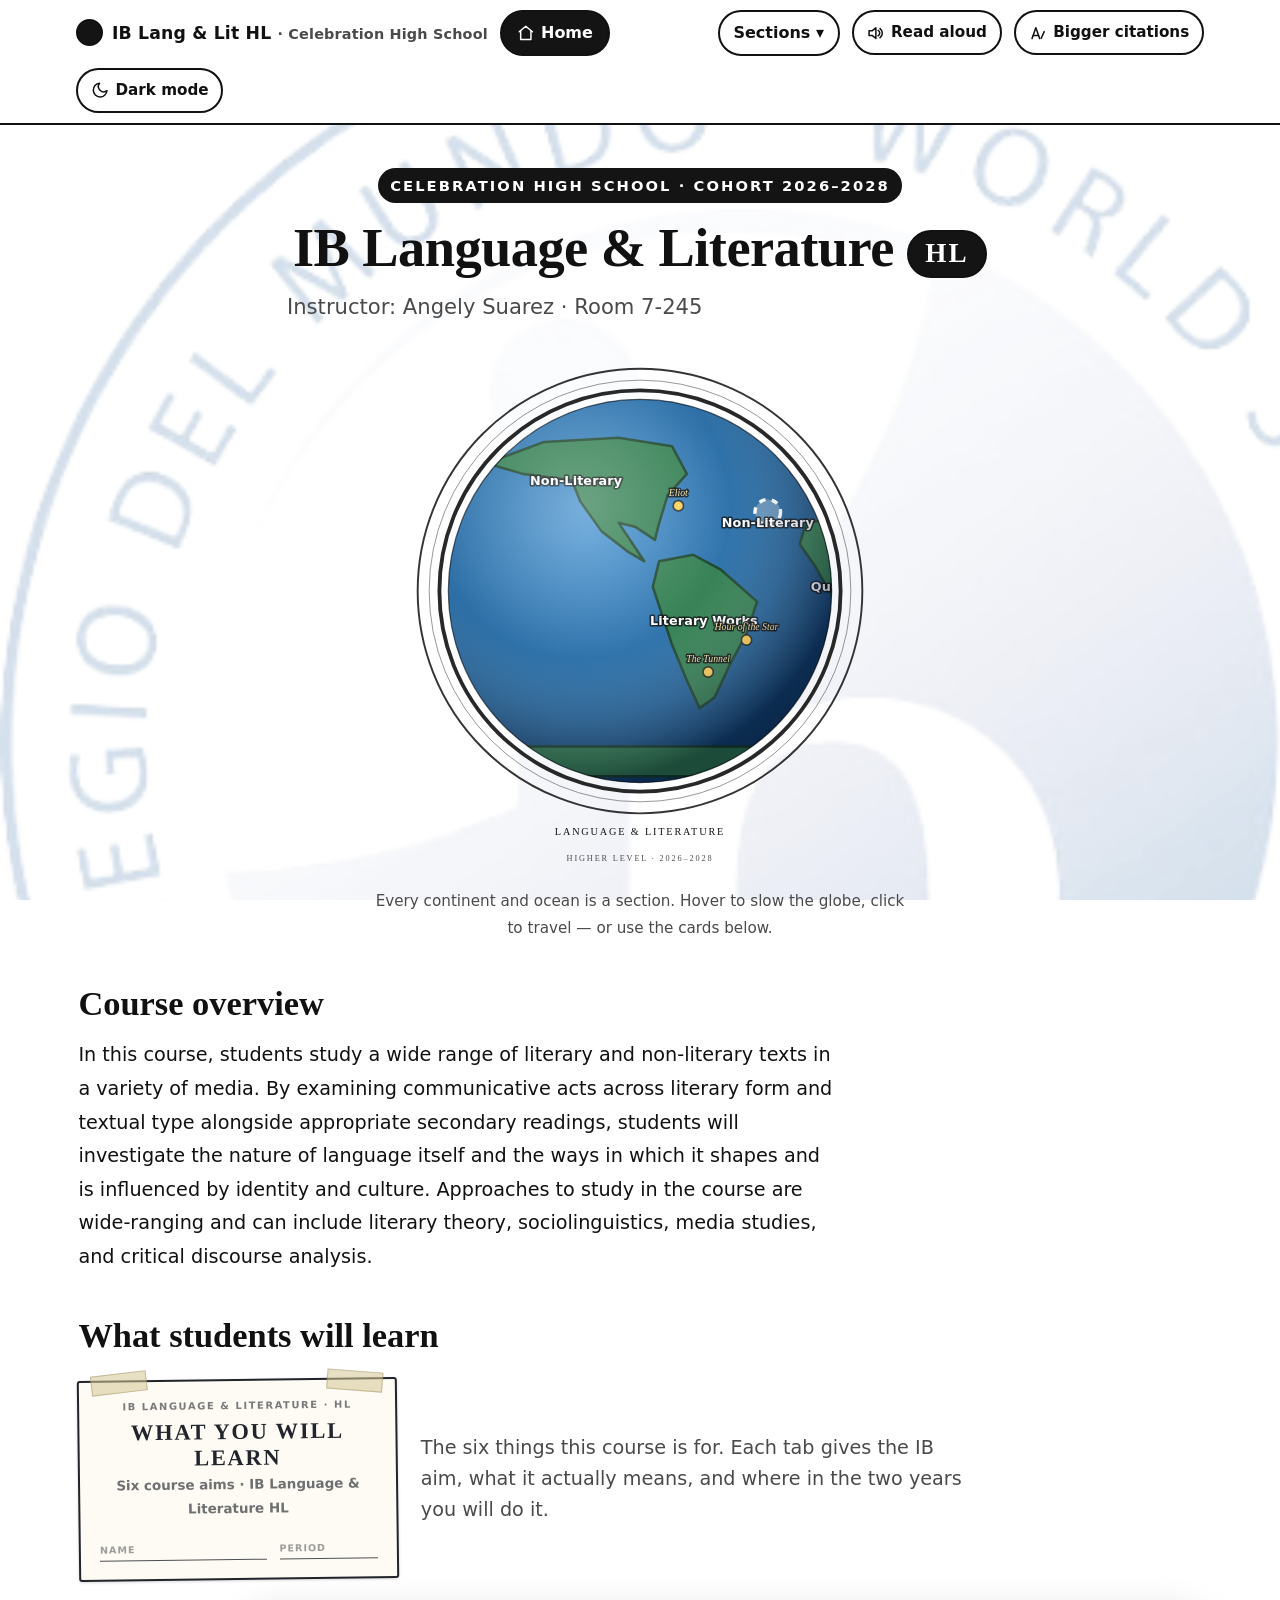
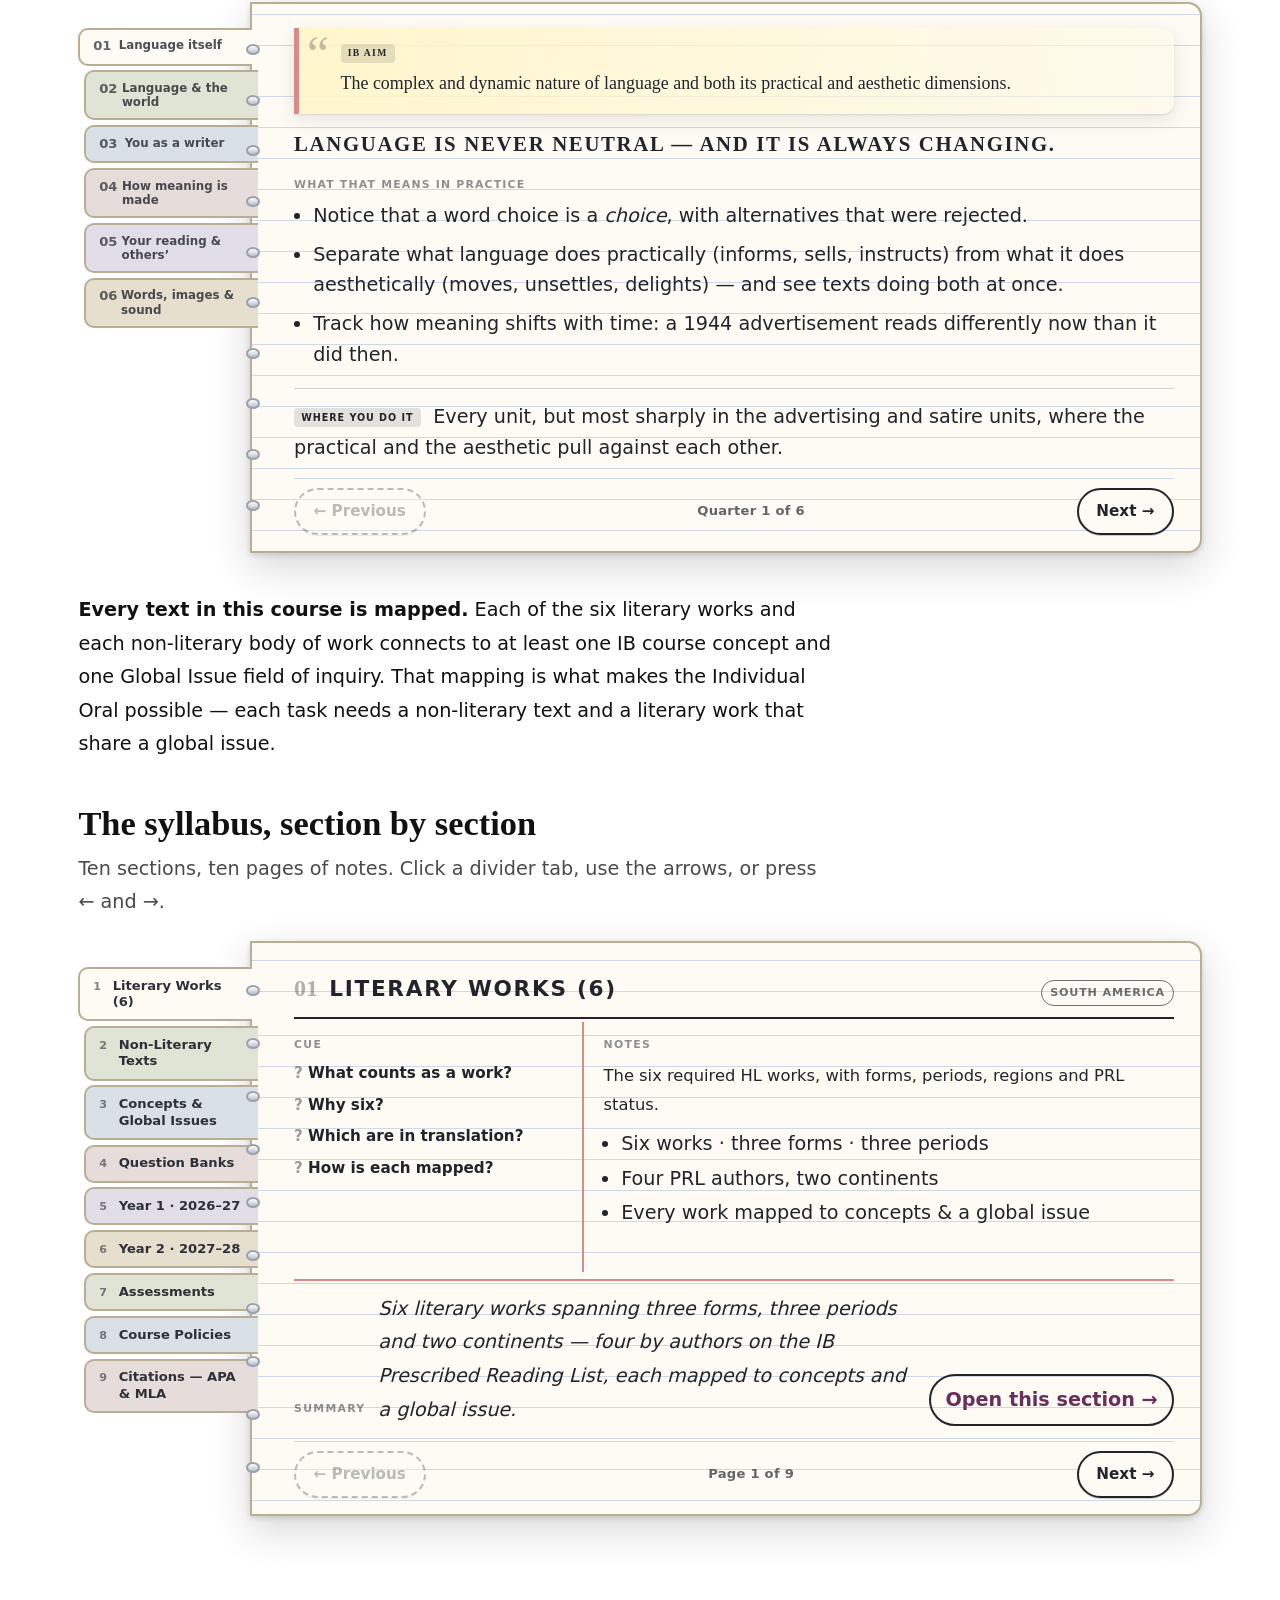
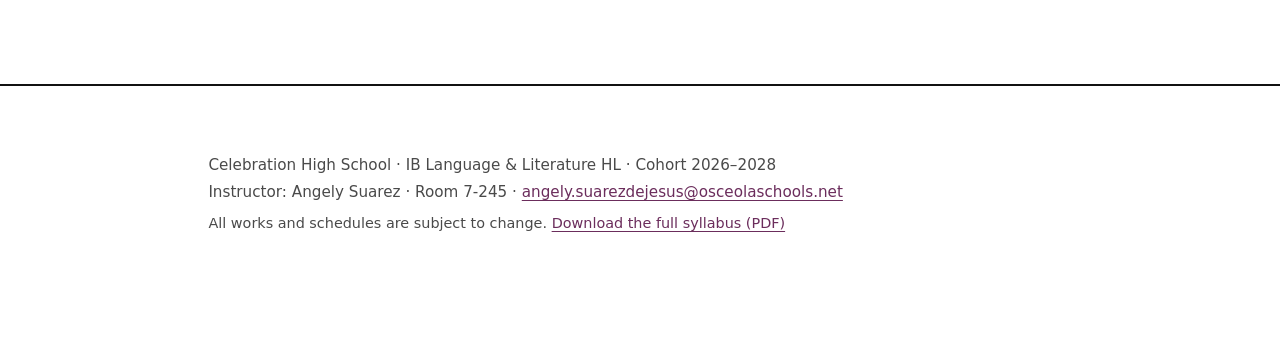
<file: index.html>
<!DOCTYPE html>
<html lang="en" data-theme="">
<head>
<meta charset="utf-8">
<meta name="viewport" content="width=device-width, initial-scale=1">
<title>IB Language &amp; Literature HL &mdash; Celebration High School</title>
<meta name="description" content="Two-year IB Language and Literature HL course outline, cohort 2026-2028, Celebration High School.">
<link rel="stylesheet" href="assets/style.css?v=chs1">
<link rel="icon" href="data:image/svg+xml,%3Csvg xmlns='http://www.w3.org/2000/svg' viewBox='0 0 100 100'%3E%3Ccircle cx='50' cy='50' r='46' fill='%236b2d5c'/%3E%3Ctext x='50' y='68' font-size='46' text-anchor='middle' fill='%23fff' font-family='Georgia,serif'%3EIB%3C/text%3E%3C/svg%3E">
<script>
  // Set theme before paint to avoid a flash
  (function(){try{var t=localStorage.getItem('chs-ib-theme');if(t==='light'||t==='dark')document.documentElement.setAttribute('data-theme',t);}catch(e){}})();
</script>
</head>
<body>
<a class="skip-link" href="#main">Skip to main content</a>

<div class="bg-emblem" aria-hidden="true">
  <img src="assets/ib-logo.png" alt="" width="447" height="447" decoding="async">
</div>

<div class="sticky-stack">
<header class="topbar">
  <div class="topbar-inner">
    <a class="brand" href="index.html">
      <span class="dot" aria-hidden="true"></span>
      <span>IB Lang &amp; Lit HL <small>&middot; Celebration High School</small></span>
    </a>
    <a class="home-tab" href="index.html"><svg viewBox="0 0 24 24" fill="none" stroke="currentColor" stroke-width="2" stroke-linecap="round" stroke-linejoin="round" aria-hidden="true"><path d="M3 10.5 12 3l9 7.5"/><path d="M5 9.5V21h14V9.5"/></svg><span>Home</span></a>
    <span class="nav-spacer"></span>

    <details class="menu" id="sections-menu">
      <summary aria-label="Jump to a section">Sections &#9662;</summary>
      <div class="menu-panel" role="menu">
        <a href="index.html" aria-current="page"><span class="num">&#8962;</span><span>Syllabus home</span></a>
        <a href="works.html"><span class="num">1</span><span>Literary Works (6)</span></a>
        <a href="nonliterary.html"><span class="num">2</span><span>Non-Literary Texts</span></a>
        <a href="concepts.html"><span class="num">3</span><span>Concepts &amp; Global Issues</span></a>
        <a href="questions.html"><span class="num">4</span><span>Question Banks</span></a>
        <a href="year1.html"><span class="num">5</span><span>Year 1 &middot; 2026&ndash;27</span></a>
        <a href="year2.html"><span class="num">6</span><span>Year 2 &middot; 2027&ndash;28</span></a>
        <a href="assessments.html"><span class="num">7</span><span>Assessments</span></a>
        <a href="policy.html"><span class="num">8</span><span>Course Policies</span></a>
        <a href="citations.html"><span class="num">9</span><span>Citations &mdash; APA &amp; MLA</span></a>
      </div>
    </details>

    <button class="util-btn" id="read-aloud" type="button" aria-pressed="false"
            title="Read this page aloud">
      <svg viewBox="0 0 24 24" fill="none" stroke="currentColor" stroke-width="2" stroke-linecap="round" stroke-linejoin="round" aria-hidden="true"><path d="M4 9v6h4l5 4V5L8 9H4Z"/><path d="M16 8.5a4 4 0 0 1 0 7"/><path d="M18.5 6a7.5 7.5 0 0 1 0 12"/></svg><span class="label">Read aloud</span>
    </button>

    <button class="util-btn" id="cite-size" type="button" aria-pressed="false"
            title="Citations are set in 6px small print. Enlarge them to read.">
      <svg viewBox="0 0 24 24" fill="none" stroke="currentColor" stroke-width="2" stroke-linecap="round" stroke-linejoin="round" aria-hidden="true"><path d="M4 19 9 5l5 14"/><path d="M5.5 15h7"/><path d="M16 19l4-9 0 0"/></svg><span class="label">Bigger citations</span>
    </button>

    <button class="util-btn" id="theme-toggle" type="button" aria-pressed="false"
            title="Switch colour theme">
      <svg class="icon-sun" viewBox="0 0 24 24" fill="none" stroke="currentColor" stroke-width="2" stroke-linecap="round" stroke-linejoin="round" aria-hidden="true"><circle cx="12" cy="12" r="4"/><path d="M12 2v2M12 20v2M4.9 4.9l1.4 1.4M17.7 17.7l1.4 1.4M2 12h2M20 12h2M4.9 19.1l1.4-1.4M17.7 6.3l1.4-1.4"/></svg><svg class="icon-moon" viewBox="0 0 24 24" fill="none" stroke="currentColor" stroke-width="2" stroke-linecap="round" stroke-linejoin="round" aria-hidden="true"><path d="M21 12.8A9 9 0 1 1 11.2 3a7 7 0 0 0 9.8 9.8Z"/></svg><span class="label">Dark mode</span>
    </button>
  </div>
</header>

<div class="reader-bar" id="reader-bar" role="region" aria-label="Read aloud controls">
  <div class="reader-inner">
    <strong>&#128266; Reading aloud</strong>
    <button class="rbtn" id="reader-playpause" type="button">&#9208; Pause</button>
    <button class="rbtn" id="reader-restart" type="button">&#8635; Restart</button>
    <button class="rbtn" id="reader-stop" type="button">&#9632; Stop</button>
    <label>Voice
      <select id="reader-voice" aria-label="Choose a voice"></select>
    </label>
    <label>Speed
      <select id="reader-rate" aria-label="Reading speed">
        <option value="0.75">0.75&times;</option>
        <option value="0.9">0.9&times;</option>
        <option value="1" selected>1&times;</option>
        <option value="1.15">1.15&times;</option>
        <option value="1.35">1.35&times;</option>
      </select>
    </label>
    <span class="reader-status" id="reader-status" aria-live="polite"></span>
  </div>
</div>
</div>
<main id="main" tabindex="-1">
  <div class="wrap wide">
    <div class="page-head centered">
      <span class="eyebrow">Celebration High School &middot; Cohort 2026&ndash;2028</span>
      <h1>IB Language &amp; Literature <span class="hl-tag">HL</span></h1>
      <p class="lede">Instructor: Angely Suarez &middot; Room 7-245</p>
    </div>

    <div class="globe-stage">
      <svg class="globe-svg" viewBox="0 0 720 810" role="img"
           aria-labelledby="globe-title globe-desc">
        <title id="globe-title">IB Language and Literature HL &mdash; course navigator</title>
        <desc id="globe-desc">A rotating globe. Each continent and major ocean is labelled with a
        section of the syllabus, and the six literary works are pinned to the countries they come
        from. The same links are listed as cards below the globe.</desc>
        <defs>
          <clipPath id="sphere-clip"><circle cx="360" cy="360" r="300"/></clipPath>
          <radialGradient id="sea" cx="38%" cy="32%" r="78%">
            <stop offset="0" stop-color="#3f8fd0"/>
            <stop offset="0.65" stop-color="#1d5f96"/>
            <stop offset="1" stop-color="#0d3a5f"/>
          </radialGradient>
          <radialGradient id="sheen" cx="34%" cy="28%" r="72%">
            <stop offset="0" stop-color="#ffffff" stop-opacity="0.30"/>
            <stop offset="0.55" stop-color="#ffffff" stop-opacity="0.04"/>
            <stop offset="1" stop-color="#000018" stop-opacity="0.40"/>
          </radialGradient>
        </defs>

        <circle cx="360" cy="360" r="348" class="emblem-ring emblem-outer"/>
        <circle cx="360" cy="360" r="330" class="emblem-ring emblem-inner"/>
        <circle cx="360" cy="360" r="314" class="emblem-rim"/>

        <circle cx="360" cy="360" r="300" fill="url(#sea)"/>
        <g clip-path="url(#sphere-clip)">
          <g class="spin" transform="translate(60,60) scale(3.3333)">
            <g class="spin-inner">
      <g transform="translate(0,0)">
        <a href="nonliterary.html" class="region" aria-label="North America &mdash; Non-Literary Texts"><path d="M18,30 L45,20 L80,18 L105,22 L112,35 L103,45 L99,58 L97,66 L88,60 L80,58 L92,76 L85,72 L72,62 L62,48 L58,38 L35,35 Z" class="land land-north-america"/><text x="60" y="40" class="region-label">Non-Literary</text><title>North America &mdash; Non-Literary Texts</title></a>
        <a href="works.html" class="region" aria-label="South America &mdash; Literary Works"><path d="M99,76 L115,73 L128,80 L145,95 L140,110 L132,125 L125,140 L118,145 L112,132 L105,115 L100,100 L96,88 Z" class="land land-south-america"/><text x="120" y="106" class="region-label">Literary Works</text><title>South America &mdash; Literary Works</title></a>
        <a href="concepts.html" class="region" aria-label="Europe &mdash; Concepts &amp; Global Issues"><path d="M172,42 L180,30 L195,22 L215,20 L220,32 L210,42 L200,50 L188,52 L178,48 Z" class="land land-europe"/><text x="196" y="33" class="region-label">Concepts</text><title>Europe &mdash; Concepts &amp; Global Issues</title></a>
        <a href="questions.html" class="region" aria-label="Africa &mdash; Question Banks"><path d="M168,58 L190,55 L212,58 L222,62 L232,80 L222,95 L215,110 L205,122 L195,118 L188,105 L180,92 L172,78 L165,68 Z" class="land land-africa"/><text x="197" y="90" class="region-label">Question Banks</text><title>Africa &mdash; Question Banks</title></a>
        <a href="year1.html" class="region" aria-label="Asia &mdash; Year 1 &middot; 2026&ndash;27"><path d="M220,20 L260,12 L300,15 L330,22 L345,35 L335,48 L320,58 L300,70 L285,78 L270,72 L255,62 L240,52 L228,40 L222,28 Z" class="land land-asia"/><text x="283" y="38" class="region-label">Year 1</text><title>Asia &mdash; Year 1 &middot; 2026&ndash;27</title></a>
        <a href="year2.html" class="region" aria-label="Oceania &mdash; Year 2 &middot; 2027&ndash;28"><path d="M295,105 L315,101 L330,108 L332,120 L320,128 L305,124 L296,115 Z" class="land land-oceania"/><text x="313" y="113" class="region-label">Year 2</text><title>Oceania &mdash; Year 2 &middot; 2027&ndash;28</title></a>
        <a href="assessments.html" class="region" aria-label="Antarctica &mdash; Assessments"><path d="M12,163 L348,163 L348,177 L12,177 Z" class="land land-antarctica"/><text x="180" y="171" class="region-label">Assessments</text><title>Antarctica &mdash; Assessments</title></a>
        <a href="policy.html" class="region" aria-label="Pacific Ocean &mdash; Course Policies"><circle cx="330" cy="88" r="6" class="ocean-dot"/><text x="330" y="95" class="region-label">Policies</text><title>Pacific Ocean &mdash; Course Policies</title></a>
        <a href="nonliterary.html" class="region" aria-label="Atlantic Ocean &mdash; Non-Literary Texts"><circle cx="150" cy="53" r="6" class="ocean-dot"/><text x="150" y="60" class="region-label">Non-Literary</text><title>Atlantic Ocean &mdash; Non-Literary Texts</title></a>
        <a href="citations.html" class="region" aria-label="Indian Ocean &mdash; Citations &mdash; APA &amp; MLA"><circle cx="256" cy="113" r="6" class="ocean-dot"/><text x="256" y="120" class="region-label">Citations</text><title>Indian Ocean &mdash; Citations &mdash; APA &amp; MLA</title></a>
        <a href="works.html" class="work-pin" aria-label="The Tunnel &mdash; Argentina"><circle cx="122" cy="128" r="2.4" class="pin-dot"/><text x="122" y="123.5" class="work-label">The Tunnel</text><title>The Tunnel &mdash; Argentina</title></a>
        <a href="works.html" class="work-pin" aria-label="Hour of the Star &mdash; Brazil"><circle cx="140" cy="113" r="2.4" class="pin-dot"/><text x="140" y="108.5" class="work-label">Hour of the Star</text><title>Hour of the Star &mdash; Brazil</title></a>
        <a href="works.html" class="work-pin" aria-label="Othello &mdash; England"><circle cx="181" cy="30" r="2.4" class="pin-dot"/><text x="181" y="25.5" class="work-label">Othello</text><title>Othello &mdash; England</title></a>
        <a href="works.html" class="work-pin" aria-label="Eliot &mdash; U.S. / U.K."><circle cx="108" cy="50" r="2.4" class="pin-dot"/><text x="108" y="45.5" class="work-label">Eliot</text><title>Eliot &mdash; U.S. / U.K.</title></a>
        <a href="works.html" class="work-pin" aria-label="Woman in the Dunes &mdash; Japan"><circle cx="320" cy="57" r="2.4" class="pin-dot"/><text x="320" y="52.5" class="work-label">Woman in the Dunes</text><title>Woman in the Dunes &mdash; Japan</title></a>
        <a href="works.html" class="work-pin" aria-label="Mansfield &mdash; New Zealand"><circle cx="350" cy="134" r="2.4" class="pin-dot"/><text x="350" y="129.5" class="work-label">Mansfield</text><title>Mansfield &mdash; New Zealand</title></a>
      </g>
      <g transform="translate(360,0)">
        <a href="nonliterary.html" class="region" aria-label="North America &mdash; Non-Literary Texts"><path d="M18,30 L45,20 L80,18 L105,22 L112,35 L103,45 L99,58 L97,66 L88,60 L80,58 L92,76 L85,72 L72,62 L62,48 L58,38 L35,35 Z" class="land land-north-america"/><text x="60" y="40" class="region-label">Non-Literary</text><title>North America &mdash; Non-Literary Texts</title></a>
        <a href="works.html" class="region" aria-label="South America &mdash; Literary Works"><path d="M99,76 L115,73 L128,80 L145,95 L140,110 L132,125 L125,140 L118,145 L112,132 L105,115 L100,100 L96,88 Z" class="land land-south-america"/><text x="120" y="106" class="region-label">Literary Works</text><title>South America &mdash; Literary Works</title></a>
        <a href="concepts.html" class="region" aria-label="Europe &mdash; Concepts &amp; Global Issues"><path d="M172,42 L180,30 L195,22 L215,20 L220,32 L210,42 L200,50 L188,52 L178,48 Z" class="land land-europe"/><text x="196" y="33" class="region-label">Concepts</text><title>Europe &mdash; Concepts &amp; Global Issues</title></a>
        <a href="questions.html" class="region" aria-label="Africa &mdash; Question Banks"><path d="M168,58 L190,55 L212,58 L222,62 L232,80 L222,95 L215,110 L205,122 L195,118 L188,105 L180,92 L172,78 L165,68 Z" class="land land-africa"/><text x="197" y="90" class="region-label">Question Banks</text><title>Africa &mdash; Question Banks</title></a>
        <a href="year1.html" class="region" aria-label="Asia &mdash; Year 1 &middot; 2026&ndash;27"><path d="M220,20 L260,12 L300,15 L330,22 L345,35 L335,48 L320,58 L300,70 L285,78 L270,72 L255,62 L240,52 L228,40 L222,28 Z" class="land land-asia"/><text x="283" y="38" class="region-label">Year 1</text><title>Asia &mdash; Year 1 &middot; 2026&ndash;27</title></a>
        <a href="year2.html" class="region" aria-label="Oceania &mdash; Year 2 &middot; 2027&ndash;28"><path d="M295,105 L315,101 L330,108 L332,120 L320,128 L305,124 L296,115 Z" class="land land-oceania"/><text x="313" y="113" class="region-label">Year 2</text><title>Oceania &mdash; Year 2 &middot; 2027&ndash;28</title></a>
        <a href="assessments.html" class="region" aria-label="Antarctica &mdash; Assessments"><path d="M12,163 L348,163 L348,177 L12,177 Z" class="land land-antarctica"/><text x="180" y="171" class="region-label">Assessments</text><title>Antarctica &mdash; Assessments</title></a>
        <a href="policy.html" class="region" aria-label="Pacific Ocean &mdash; Course Policies"><circle cx="330" cy="88" r="6" class="ocean-dot"/><text x="330" y="95" class="region-label">Policies</text><title>Pacific Ocean &mdash; Course Policies</title></a>
        <a href="nonliterary.html" class="region" aria-label="Atlantic Ocean &mdash; Non-Literary Texts"><circle cx="150" cy="53" r="6" class="ocean-dot"/><text x="150" y="60" class="region-label">Non-Literary</text><title>Atlantic Ocean &mdash; Non-Literary Texts</title></a>
        <a href="citations.html" class="region" aria-label="Indian Ocean &mdash; Citations &mdash; APA &amp; MLA"><circle cx="256" cy="113" r="6" class="ocean-dot"/><text x="256" y="120" class="region-label">Citations</text><title>Indian Ocean &mdash; Citations &mdash; APA &amp; MLA</title></a>
        <a href="works.html" class="work-pin" aria-label="The Tunnel &mdash; Argentina"><circle cx="122" cy="128" r="2.4" class="pin-dot"/><text x="122" y="123.5" class="work-label">The Tunnel</text><title>The Tunnel &mdash; Argentina</title></a>
        <a href="works.html" class="work-pin" aria-label="Hour of the Star &mdash; Brazil"><circle cx="140" cy="113" r="2.4" class="pin-dot"/><text x="140" y="108.5" class="work-label">Hour of the Star</text><title>Hour of the Star &mdash; Brazil</title></a>
        <a href="works.html" class="work-pin" aria-label="Othello &mdash; England"><circle cx="181" cy="30" r="2.4" class="pin-dot"/><text x="181" y="25.5" class="work-label">Othello</text><title>Othello &mdash; England</title></a>
        <a href="works.html" class="work-pin" aria-label="Eliot &mdash; U.S. / U.K."><circle cx="108" cy="50" r="2.4" class="pin-dot"/><text x="108" y="45.5" class="work-label">Eliot</text><title>Eliot &mdash; U.S. / U.K.</title></a>
        <a href="works.html" class="work-pin" aria-label="Woman in the Dunes &mdash; Japan"><circle cx="320" cy="57" r="2.4" class="pin-dot"/><text x="320" y="52.5" class="work-label">Woman in the Dunes</text><title>Woman in the Dunes &mdash; Japan</title></a>
        <a href="works.html" class="work-pin" aria-label="Mansfield &mdash; New Zealand"><circle cx="350" cy="134" r="2.4" class="pin-dot"/><text x="350" y="129.5" class="work-label">Mansfield</text><title>Mansfield &mdash; New Zealand</title></a>
      </g>
            </g>
          </g>
        </g>
        <circle cx="360" cy="360" r="300" fill="url(#sheen)" class="sheen"/>
        <circle cx="360" cy="360" r="300" class="globe-edge"/>

        <text x="360" y="742" class="emblem-word">LANGUAGE &amp; LITERATURE</text>
        <text x="360" y="782" class="emblem-word emblem-sub">HIGHER LEVEL &middot; 2026&ndash;2028</text>
      </svg>
      <p class="globe-hint">Every continent and ocean is a section. Hover to slow the globe,
      click to travel &mdash; or use the cards below.</p>
    </div>

    <h2 id="overview">Course overview</h2>
    <p>In this course, students study a wide range of literary and non-literary texts in a
    variety of media. By examining communicative acts across literary form and textual type
    alongside appropriate secondary readings, students will investigate the nature of language
    itself and the ways in which it shapes and is influenced by identity and culture.
    Approaches to study in the course are wide-ranging and can include literary theory,
    sociolinguistics, media studies, and critical discourse analysis.</p>

    <h2 id="learn">What students will learn</h2>
    <div class="nb-cover">
      <div class="nb-label">
        <span class="nb-label-top">IB Language &amp; Literature &middot; HL</span>
        <h3>What You Will Learn</h3>
        <span class="nb-label-sub">Six course aims &middot; IB Language &amp; Literature HL</span>
        <div class="nb-label-rules">
          <span><i>Name</i></span>
          <span><i>Period</i></span>
        </div>
      </div>
      <p class="nb-cover-meta">The six things this course is for. Each tab gives the IB aim, what it actually means, and where in the two years you will do it.</p>
    </div>
    <div class="notebook notebook-quarters">
      <div class="nb-spiral" aria-hidden="true">
        <span></span><span></span><span></span><span></span><span></span>
        <span></span><span></span><span></span><span></span><span></span>
      </div>
      <div class="nb-tabs" role="tablist" aria-label="What You Will Learn" aria-orientation="vertical">
        <button role="tab" id="tab-lo-1" aria-controls="pg-lo-1" aria-selected="true" tabindex="0" class="nb-tab is-active"><span class="nb-tab-num">01</span><span class="nb-tab-label">Language itself</span></button>
        <button role="tab" id="tab-lo-2" aria-controls="pg-lo-2" aria-selected="false" tabindex="-1" class="nb-tab"><span class="nb-tab-num">02</span><span class="nb-tab-label">Language &amp; the world</span></button>
        <button role="tab" id="tab-lo-3" aria-controls="pg-lo-3" aria-selected="false" tabindex="-1" class="nb-tab"><span class="nb-tab-num">03</span><span class="nb-tab-label">You as a writer</span></button>
        <button role="tab" id="tab-lo-4" aria-controls="pg-lo-4" aria-selected="false" tabindex="-1" class="nb-tab"><span class="nb-tab-num">04</span><span class="nb-tab-label">How meaning is made</span></button>
        <button role="tab" id="tab-lo-5" aria-controls="pg-lo-5" aria-selected="false" tabindex="-1" class="nb-tab"><span class="nb-tab-num">05</span><span class="nb-tab-label">Your reading &amp; others&rsquo;</span></button>
        <button role="tab" id="tab-lo-6" aria-controls="pg-lo-6" aria-selected="false" tabindex="-1" class="nb-tab"><span class="nb-tab-num">06</span><span class="nb-tab-label">Words, images &amp; sound</span></button>
      </div>
      <div class="nb-book">
        <div role="tabpanel" id="pg-lo-1" aria-labelledby="tab-lo-1" class="nb-page is-active">
  <section class="aim">
    <p class="aim-ib"><span class="ib-label">IB aim</span> The complex and dynamic nature of language and both its practical and aesthetic dimensions.</p>
    <h3>Language is never neutral &mdash; and it is always changing.</h3>
    <h4>What that means in practice</h4>
    <ul class="aim-list"><li>Notice that a word choice is a <em>choice</em>, with alternatives that were rejected.</li><li>Separate what language does practically (informs, sells, instructs) from what it does aesthetically (moves, unsettles, delights) &mdash; and see texts doing both at once.</li><li>Track how meaning shifts with time: a 1944 advertisement reads differently now than it did then.</li></ul>
    <p class="aim-where"><span class="au-label">Where you do it</span> Every unit, but most sharply in the advertising and satire units, where the practical and the aesthetic pull against each other.</p>
  </section>
        </div>
        <div role="tabpanel" id="pg-lo-2" aria-labelledby="tab-lo-2" class="nb-page" hidden>
  <section class="aim">
    <p class="aim-ib"><span class="ib-label">IB aim</span> The crucial role language plays in communication, reflecting experience, and shaping the world.</p>
    <h3>Language does not just describe the world. It builds it.</h3>
    <h4>What that means in practice</h4>
    <ul class="aim-list"><li>See how naming something changes how it is treated &mdash; in law, in advertising, in a play.</li><li>Watch a speech move a room, and analyse the machinery that let it.</li><li>Recognise when a text is reflecting an experience and when it is manufacturing one.</li></ul>
    <p class="aim-where"><span class="au-label">Where you do it</span> Year 2 Q1, where <em>Othello</em>, five speeches and the political cartoons sit together and the same rhetorical moves serve opposite ends.</p>
  </section>
        </div>
        <div role="tabpanel" id="pg-lo-3" aria-labelledby="tab-lo-3" class="nb-page" hidden>
  <section class="aim">
    <p class="aim-ib"><span class="ib-label">IB aim</span> Their own roles as producers of language, developing productive skills.</p>
    <h3>You are not only reading these texts. You are making your own.</h3>
    <h4>What that means in practice</h4>
    <ul class="aim-list"><li>Write analytically under time (Paper 1, Paper 2) and at length with revision (HL Essay).</li><li>Speak analytically for ten minutes and defend it under questioning (Individual Oral).</li><li>Build a line of inquiry that is genuinely yours &mdash; open enough to argue, narrow enough to finish.</li></ul>
    <p class="aim-where"><span class="au-label">Where you do it</span> Continuously. The Learner Portfolio runs all year; the HL Essay is drafted across the summer and first half of senior year.</p>
  </section>
        </div>
        <div role="tabpanel" id="pg-lo-4" aria-labelledby="tab-lo-4" class="nb-page" hidden>
  <section class="aim">
    <p class="aim-ib"><span class="ib-label">IB aim</span> How language choices, text types, literary forms, and contextual elements affect meaning.</p>
    <h3>Form is not decoration. It is part of the argument.</h3>
    <h4>What that means in practice</h4>
    <ul class="aim-list"><li>Name what you are looking at &mdash; a soliloquy, an infographic, a documentary photograph &mdash; and know what that form conventionally does.</li><li>Explain how a choice within the form (a cropped edge, a moved baseline, an enjambed line) changes what the text can mean.</li><li>Use the right vocabulary precisely: the focus terms on each quarter card.</li></ul>
    <p class="aim-where"><span class="au-label">Where you do it</span> Every quarter card carries the genre elements for that quarter&rsquo;s text types &mdash; 102 defined terms across the two years.</p>
  </section>
        </div>
        <div role="tabpanel" id="pg-lo-5" aria-labelledby="tab-lo-5" class="nb-page" hidden>
  <section class="aim">
    <p class="aim-ib"><span class="ib-label">IB aim</span> Their own interpretations and the critical perspectives of others, exploring how positions are shaped by cultural belief systems.</p>
    <h3>Your reading has a standpoint. So does everyone else&rsquo;s.</h3>
    <h4>What that means in practice</h4>
    <ul class="aim-list"><li>Defend an interpretation with evidence, and change it when the evidence says so.</li><li>Take seriously a reading you disagree with, and say precisely where it parts from yours.</li><li>Ask what a text assumes its reader already believes &mdash; and whether you do.</li></ul>
    <p class="aim-where"><span class="au-label">Where you do it</span> Class discussion throughout, and formally in Paper 2, where two works must be held in view at once.</p>
  </section>
        </div>
        <div role="tabpanel" id="pg-lo-6" aria-labelledby="tab-lo-6" class="nb-page" hidden>
  <section class="aim">
    <p class="aim-ib"><span class="ib-label">IB aim</span> How texts and their visual and audio elements work together to influence audiences.</p>
    <h3>Most texts you will meet are not words alone.</h3>
    <h4>What that means in practice</h4>
    <ul class="aim-list"><li>Read an image as carefully as a sentence: framing, cropping, light, what sits outside the frame.</li><li>Notice when sound and image disagree in a film, and ask what the disagreement argues.</li><li>Analyse how a website&rsquo;s navigation and design build authority before you read a word of it.</li></ul>
    <p class="aim-where"><span class="au-label">Where you do it</span> Year 1 Q2 (Lange and <em>Interstellar</em>), Q3 (Hopper), and Year 2 Q3 (websites and blogs).</p>
  </section>
        </div>
        <div class="nb-nav">
          <button class="nb-arrow nb-prev" type="button" aria-label="Previous">&larr; Previous</button>
          <span class="nb-count" aria-live="polite">Aim 1 of 6</span>
          <button class="nb-arrow nb-next" type="button" aria-label="Next">Next &rarr;</button>
        </div>
      </div>
    </div>

    <p><strong>Every text in this course is mapped.</strong> Each of the six literary works and
    each non-literary body of work connects to at least one IB course concept and one Global
    Issue field of inquiry. That mapping is what makes the Individual Oral possible &mdash; each
    task needs a non-literary text and a literary work that share a global issue.</p>

    <h2 id="at-a-glance">The syllabus, section by section</h2>
    <p class="nb-intro">Ten sections, ten pages of notes. Click a divider tab, use the arrows,
    or press &larr; and &rarr;.</p>
    <div class="notebook">
      <div class="nb-spiral" aria-hidden="true">
        <span></span><span></span><span></span><span></span><span></span>
        <span></span><span></span><span></span><span></span><span></span>
      </div>
      <div class="nb-tabs" role="tablist" aria-label="Syllabus sections" aria-orientation="vertical">
        <button role="tab" id="tab-works" aria-controls="pg-works" aria-selected="true" tabindex="0" class="nb-tab is-active"><span class="nb-tab-num">1</span><span class="nb-tab-label">Literary Works (6)</span></button>
        <button role="tab" id="tab-nonliterary" aria-controls="pg-nonliterary" aria-selected="false" tabindex="-1" class="nb-tab"><span class="nb-tab-num">2</span><span class="nb-tab-label">Non-Literary Texts</span></button>
        <button role="tab" id="tab-concepts" aria-controls="pg-concepts" aria-selected="false" tabindex="-1" class="nb-tab"><span class="nb-tab-num">3</span><span class="nb-tab-label">Concepts &amp; Global Issues</span></button>
        <button role="tab" id="tab-questions" aria-controls="pg-questions" aria-selected="false" tabindex="-1" class="nb-tab"><span class="nb-tab-num">4</span><span class="nb-tab-label">Question Banks</span></button>
        <button role="tab" id="tab-year1" aria-controls="pg-year1" aria-selected="false" tabindex="-1" class="nb-tab"><span class="nb-tab-num">5</span><span class="nb-tab-label">Year 1 &middot; 2026&ndash;27</span></button>
        <button role="tab" id="tab-year2" aria-controls="pg-year2" aria-selected="false" tabindex="-1" class="nb-tab"><span class="nb-tab-num">6</span><span class="nb-tab-label">Year 2 &middot; 2027&ndash;28</span></button>
        <button role="tab" id="tab-assessments" aria-controls="pg-assessments" aria-selected="false" tabindex="-1" class="nb-tab"><span class="nb-tab-num">7</span><span class="nb-tab-label">Assessments</span></button>
        <button role="tab" id="tab-policy" aria-controls="pg-policy" aria-selected="false" tabindex="-1" class="nb-tab"><span class="nb-tab-num">8</span><span class="nb-tab-label">Course Policies</span></button>
        <button role="tab" id="tab-citations" aria-controls="pg-citations" aria-selected="false" tabindex="-1" class="nb-tab"><span class="nb-tab-num">9</span><span class="nb-tab-label">Citations &mdash; APA &amp; MLA</span></button>
      </div>
      <div class="nb-book">
        <section role="tabpanel" id="pg-works" aria-labelledby="tab-works"
                 class="nb-page is-active">
          <header class="nb-head">
            <span class="nb-folio">01</span>
            <h3>Literary Works (6)</h3>
            <span class="nb-geo">South America</span>
          </header>
          <div class="nb-cornell">
            <div class="nb-cue">
              <h4>Cue</h4>
              <ul><li>What counts as a work?</li><li>Why six?</li><li>Which are in translation?</li><li>How is each mapped?</li></ul>
            </div>
            <div class="nb-notes">
              <h4>Notes</h4>
              <p class="nb-blurb">The six required HL works, with forms, periods, regions and PRL status.</p>
              <ul class="nb-points"><li>Six works &middot; three forms &middot; three periods</li><li>Four PRL authors, two continents</li><li>Every work mapped to concepts &amp; a global issue</li></ul>
            </div>
          </div>
          <div class="nb-summary">
            <h4>Summary</h4>
            <p>Six literary works spanning three forms, three periods and two continents &mdash; four by authors on the IB Prescribed Reading List, each mapped to concepts and a global issue.</p>
            <a class="nb-open" href="works.html">Open this section <span aria-hidden="true">&rarr;</span></a>
          </div>
        </section>
        <section role="tabpanel" id="pg-nonliterary" aria-labelledby="tab-nonliterary"
                 class="nb-page" hidden>
          <header class="nb-head">
            <span class="nb-folio">02</span>
            <h3>Non-Literary Texts</h3>
            <span class="nb-geo">North America</span>
          </header>
          <div class="nb-cornell">
            <div class="nb-cue">
              <h4>Cue</h4>
              <ul><li>What is a body of work?</li><li>Which are new?</li><li>What may I use for the IO?</li><li>Where are the images from?</li></ul>
            </div>
            <div class="nb-notes">
              <h4>Notes</h4>
              <p class="nb-blurb">Every body of work &mdash; music, photography, film, art, advertising, infographics, satire, speeches, cartoons and websites.</p>
              <ul class="nb-points"><li>Ten bodies of work</li><li>Music, photography, film, art, advertising, infographics</li><li>Satire, speeches, cartoons, websites</li><li>Public-domain images from the Library of Congress</li></ul>
            </div>
          </div>
          <div class="nb-summary">
            <h4>Summary</h4>
            <p>Ten bodies of work, from Depression photography to climate websites. Any of them can be the non-literary half of your Individual Oral.</p>
            <a class="nb-open" href="nonliterary.html">Open this section <span aria-hidden="true">&rarr;</span></a>
          </div>
        </section>
        <section role="tabpanel" id="pg-concepts" aria-labelledby="tab-concepts"
                 class="nb-page" hidden>
          <header class="nb-head">
            <span class="nb-folio">03</span>
            <h3>Concepts &amp; Global Issues</h3>
            <span class="nb-geo">Europe</span>
          </header>
          <div class="nb-cornell">
            <div class="nb-cue">
              <h4>Cue</h4>
              <ul><li>What are the 7 concepts?</li><li>What are the 5 fields?</li><li>Which works carry each?</li><li>How do they connect?</li></ul>
            </div>
            <div class="nb-notes">
              <h4>Notes</h4>
              <p class="nb-blurb">The seven course concepts and five fields of inquiry, with the works that carry each.</p>
              <ul class="nb-points"><li>The seven course concepts</li><li>The five fields of inquiry</li><li>Which works carry each, and how they connect</li></ul>
            </div>
          </div>
          <div class="nb-summary">
            <h4>Summary</h4>
            <p>The seven concepts and five fields are the vocabulary of the course. This page shows which texts carry each, and the through-lines that link them.</p>
            <a class="nb-open" href="concepts.html">Open this section <span aria-hidden="true">&rarr;</span></a>
          </div>
        </section>
        <section role="tabpanel" id="pg-questions" aria-labelledby="tab-questions"
                 class="nb-page" hidden>
          <header class="nb-head">
            <span class="nb-folio">04</span>
            <h3>Question Banks</h3>
            <span class="nb-geo">Africa</span>
          </header>
          <div class="nb-cornell">
            <div class="nb-cue">
              <h4>Cue</h4>
              <ul><li>How do I find a global issue?</li><li>What is the ladder?</li><li>Which question fits my text?</li><li>What does each task reward?</li></ul>
            </div>
            <div class="nb-notes">
              <h4>Notes</h4>
              <p class="nb-blurb">Inquiry questions for every concept, global issue and body of work.</p>
              <ul class="nb-points"><li>92 inquiry questions</li><li>A ladder from text to global issue statement</li><li>Banks by concept, field, text type and assessment</li></ul>
            </div>
          </div>
          <div class="nb-summary">
            <h4>Summary</h4>
            <p>Ninety-two questions that teach the moves rather than the answers. Climb the ladder before you name your issue.</p>
            <a class="nb-open" href="questions.html">Open this section <span aria-hidden="true">&rarr;</span></a>
          </div>
        </section>
        <section role="tabpanel" id="pg-year1" aria-labelledby="tab-year1"
                 class="nb-page" hidden>
          <header class="nb-head">
            <span class="nb-folio">05</span>
            <h3>Year 1 &middot; 2026&ndash;27</h3>
            <span class="nb-geo">Asia</span>
          </header>
          <div class="nb-cornell">
            <div class="nb-cue">
              <h4>Cue</h4>
              <ul><li>What do I read first?</li><li>When is the IO?</li><li>How long per work?</li><li>When does the HL Essay start?</li></ul>
            </div>
            <div class="nb-notes">
              <h4>Notes</h4>
              <p class="nb-blurb">Junior year, quarter by quarter, ending in the Individual Oral.</p>
              <ul class="nb-points"><li>Four of the six works</li><li>The Tunnel &middot; Eliot &middot; Dunes &middot; Mansfield</li><li>Individual Oral, spring 2027</li></ul>
            </div>
          </div>
          <div class="nb-summary">
            <h4>Summary</h4>
            <p>Junior year carries four of the six works and ends in the Individual Oral, so you meet most of the course before your first assessed task.</p>
            <a class="nb-open" href="year1.html">Open this section <span aria-hidden="true">&rarr;</span></a>
          </div>
        </section>
        <section role="tabpanel" id="pg-year2" aria-labelledby="tab-year2"
                 class="nb-page" hidden>
          <header class="nb-head">
            <span class="nb-folio">06</span>
            <h3>Year 2 &middot; 2027&ndash;28</h3>
            <span class="nb-geo">Oceania</span>
          </header>
          <div class="nb-cornell">
            <div class="nb-cue">
              <h4>Cue</h4>
              <ul><li>Why only two works?</li><li>When is the HL Essay due?</li><li>When are the exams?</li><li>What is left to revise?</li></ul>
            </div>
            <div class="nb-notes">
              <h4>Notes</h4>
              <p class="nb-blurb">Senior year, quarter by quarter, ending in Paper 1 and Paper 2.</p>
              <ul class="nb-points"><li>Othello and The Hour of the Star</li><li>HL Essay due before Winter Break 2027</li><li>Papers 1 &amp; 2, May 2028</li></ul>
            </div>
          </div>
          <div class="nb-summary">
            <h4>Summary</h4>
            <p>Senior year adds Othello and The Hour of the Star, then turns to the HL Essay and the May 2028 exams.</p>
            <a class="nb-open" href="year2.html">Open this section <span aria-hidden="true">&rarr;</span></a>
          </div>
        </section>
        <section role="tabpanel" id="pg-assessments" aria-labelledby="tab-assessments"
                 class="nb-page" hidden>
          <header class="nb-head">
            <span class="nb-folio">07</span>
            <h3>Assessments</h3>
            <span class="nb-geo">Antarctica</span>
          </header>
          <div class="nb-cornell">
            <div class="nb-cue">
              <h4>Cue</h4>
              <ul><li>What is Paper 1?</li><li>What is Paper 2?</li><li>What is the IO?</li><li>What is the HL Essay?</li></ul>
            </div>
            <div class="nb-notes">
              <h4>Notes</h4>
              <p class="nb-blurb">Paper 1, Paper 2, the Individual Oral and the HL Essay, with dates.</p>
              <ul class="nb-points"><li>Paper 1 &mdash; guided textual analysis</li><li>Paper 2 &mdash; comparative essay</li><li>Individual Oral &middot; HL Essay</li><li>All four with dates</li></ul>
            </div>
          </div>
          <div class="nb-summary">
            <h4>Summary</h4>
            <p>Two external papers, one internal oral, one essay. Three of the four are written under timed conditions; the HL Essay is the one you build slowly.</p>
            <a class="nb-open" href="assessments.html">Open this section <span aria-hidden="true">&rarr;</span></a>
          </div>
        </section>
        <section role="tabpanel" id="pg-policy" aria-labelledby="tab-policy"
                 class="nb-page" hidden>
          <header class="nb-head">
            <span class="nb-folio">08</span>
            <h3>Course Policies</h3>
            <span class="nb-geo">Pacific Ocean</span>
          </header>
          <div class="nb-cornell">
            <div class="nb-cue">
              <h4>Cue</h4>
              <ul><li>What are the rules?</li><li>What about phones?</li><li>What counts as cheating?</li><li>Can I use AI?</li></ul>
            </div>
            <div class="nb-notes">
              <h4>Notes</h4>
              <p class="nb-blurb">Attendance, expectations, non-negotiables, academic integrity and the AI policy.</p>
              <ul class="nb-points"><li>Attendance &amp; course expectations</li><li>Non-negotiable rules</li><li>Cheating &amp; plagiarism</li><li>Turnitin and the AI policy</li></ul>
            </div>
          </div>
          <div class="nb-summary">
            <h4>Summary</h4>
            <p>How this classroom runs &mdash; attendance, behaviour, the non-negotiables, and what is and is not allowed with AI.</p>
            <a class="nb-open" href="policy.html">Open this section <span aria-hidden="true">&rarr;</span></a>
          </div>
        </section>
        <section role="tabpanel" id="pg-citations" aria-labelledby="tab-citations"
                 class="nb-page" hidden>
          <header class="nb-head">
            <span class="nb-folio">09</span>
            <h3>Citations &mdash; APA &amp; MLA</h3>
            <span class="nb-geo">Indian Ocean</span>
          </header>
          <div class="nb-cornell">
            <div class="nb-cue">
              <h4>Cue</h4>
              <ul><li>Which styles?</li><li>Where do I find one?</li><li>How do I copy it?</li><li>What about hanging indents?</li></ul>
            </div>
            <div class="nb-notes">
              <h4>Notes</h4>
              <p class="nb-blurb">Every source in APA 7th and MLA 9th, ready to copy.</p>
              <ul class="nb-points"><li>Thirty-eight sources</li><li>APA 7th and MLA 9th for each</li><li>One click to copy</li></ul>
            </div>
          </div>
          <div class="nb-summary">
            <h4>Summary</h4>
            <p>Thirty-eight sources in both required styles, each with a copy button. Cite as you go, not the night before.</p>
            <a class="nb-open" href="citations.html">Open this section <span aria-hidden="true">&rarr;</span></a>
          </div>
        </section>
        <div class="nb-nav">
          <button class="nb-arrow" id="nb-prev" type="button" aria-label="Previous page">&larr; Previous</button>
          <span class="nb-count" id="nb-count" aria-live="polite">Page 1 of 9</span>
          <button class="nb-arrow" id="nb-next" type="button" aria-label="Next page">Next &rarr;</button>
        </div>
      </div>
    </div>
  </div>
</main>

<footer class="site-foot">
  <div class="wrap">
    <p>Celebration High School &middot; IB Language &amp; Literature HL &middot; Cohort 2026&ndash;2028<br>
    Instructor: Angely Suarez &middot; Room 7-245 &middot;
    <a href="mailto:angely.suarezdejesus@osceolaschools.net">angely.suarezdejesus@osceolaschools.net</a></p>
    <p class="foot-note">All works and schedules are subject to change.
    <a href="IB%20HL%20Language%20and%20Literature%2026-27.pdf">Download the full syllabus (PDF)</a></p>
  </div>
</footer>
<script src="assets/app.js?v=chs1"></script>
</body>
</html>
</file>
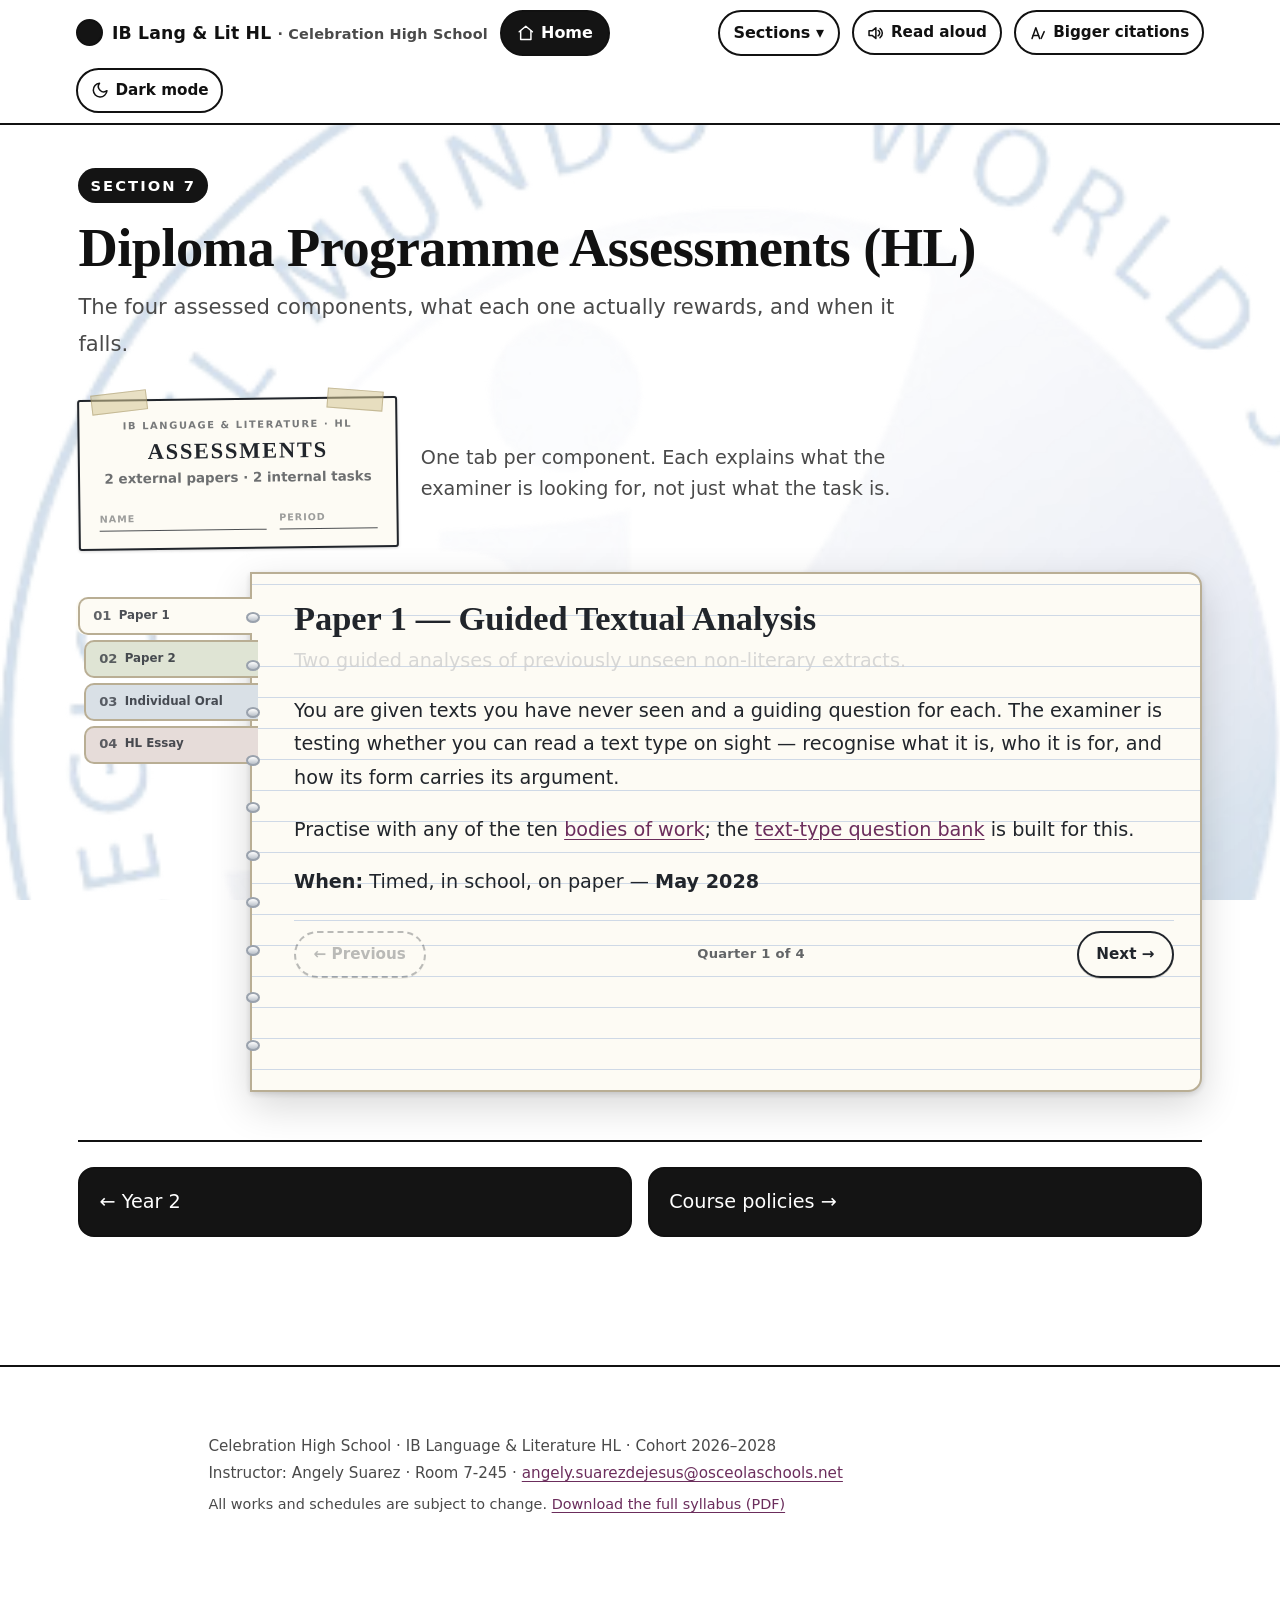
<file: assessments.html>
<!DOCTYPE html>
<html lang="en" data-theme="">
<head>
<meta charset="utf-8">
<meta name="viewport" content="width=device-width, initial-scale=1">
<title>Assessments &mdash; IB Lang &amp; Lit HL</title>
<meta name="description" content="Paper 1, Paper 2, the Individual Oral and the HL Essay, with dates.">
<link rel="stylesheet" href="assets/style.css?v=chs1">
<link rel="icon" href="data:image/svg+xml,%3Csvg xmlns='http://www.w3.org/2000/svg' viewBox='0 0 100 100'%3E%3Ccircle cx='50' cy='50' r='46' fill='%236b2d5c'/%3E%3Ctext x='50' y='68' font-size='46' text-anchor='middle' fill='%23fff' font-family='Georgia,serif'%3EIB%3C/text%3E%3C/svg%3E">
<script>
  // Set theme before paint to avoid a flash
  (function(){try{var t=localStorage.getItem('chs-ib-theme');if(t==='light'||t==='dark')document.documentElement.setAttribute('data-theme',t);}catch(e){}})();
</script>
</head>
<body>
<a class="skip-link" href="#main">Skip to main content</a>

<div class="bg-emblem" aria-hidden="true">
  <img src="assets/ib-logo.png" alt="" width="447" height="447" decoding="async">
</div>

<div class="sticky-stack">
<header class="topbar">
  <div class="topbar-inner">
    <a class="brand" href="index.html">
      <span class="dot" aria-hidden="true"></span>
      <span>IB Lang &amp; Lit HL <small>&middot; Celebration High School</small></span>
    </a>
    <a class="home-tab" href="index.html"><svg viewBox="0 0 24 24" fill="none" stroke="currentColor" stroke-width="2" stroke-linecap="round" stroke-linejoin="round" aria-hidden="true"><path d="M3 10.5 12 3l9 7.5"/><path d="M5 9.5V21h14V9.5"/></svg><span>Home</span></a>
    <span class="nav-spacer"></span>

    <details class="menu" id="sections-menu">
      <summary aria-label="Jump to a section">Sections &#9662;</summary>
      <div class="menu-panel" role="menu">
        <a href="index.html"><span class="num">&#8962;</span><span>Syllabus home</span></a>
        <a href="works.html"><span class="num">1</span><span>Literary Works (6)</span></a>
        <a href="nonliterary.html"><span class="num">2</span><span>Non-Literary Texts</span></a>
        <a href="concepts.html"><span class="num">3</span><span>Concepts &amp; Global Issues</span></a>
        <a href="questions.html"><span class="num">4</span><span>Question Banks</span></a>
        <a href="year1.html"><span class="num">5</span><span>Year 1 &middot; 2026&ndash;27</span></a>
        <a href="year2.html"><span class="num">6</span><span>Year 2 &middot; 2027&ndash;28</span></a>
        <a href="assessments.html" aria-current="page"><span class="num">7</span><span>Assessments</span></a>
        <a href="policy.html"><span class="num">8</span><span>Course Policies</span></a>
        <a href="citations.html"><span class="num">9</span><span>Citations &mdash; APA &amp; MLA</span></a>
      </div>
    </details>

    <button class="util-btn" id="read-aloud" type="button" aria-pressed="false"
            title="Read this page aloud">
      <svg viewBox="0 0 24 24" fill="none" stroke="currentColor" stroke-width="2" stroke-linecap="round" stroke-linejoin="round" aria-hidden="true"><path d="M4 9v6h4l5 4V5L8 9H4Z"/><path d="M16 8.5a4 4 0 0 1 0 7"/><path d="M18.5 6a7.5 7.5 0 0 1 0 12"/></svg><span class="label">Read aloud</span>
    </button>

    <button class="util-btn" id="cite-size" type="button" aria-pressed="false"
            title="Citations are set in 6px small print. Enlarge them to read.">
      <svg viewBox="0 0 24 24" fill="none" stroke="currentColor" stroke-width="2" stroke-linecap="round" stroke-linejoin="round" aria-hidden="true"><path d="M4 19 9 5l5 14"/><path d="M5.5 15h7"/><path d="M16 19l4-9 0 0"/></svg><span class="label">Bigger citations</span>
    </button>

    <button class="util-btn" id="theme-toggle" type="button" aria-pressed="false"
            title="Switch colour theme">
      <svg class="icon-sun" viewBox="0 0 24 24" fill="none" stroke="currentColor" stroke-width="2" stroke-linecap="round" stroke-linejoin="round" aria-hidden="true"><circle cx="12" cy="12" r="4"/><path d="M12 2v2M12 20v2M4.9 4.9l1.4 1.4M17.7 17.7l1.4 1.4M2 12h2M20 12h2M4.9 19.1l1.4-1.4M17.7 6.3l1.4-1.4"/></svg><svg class="icon-moon" viewBox="0 0 24 24" fill="none" stroke="currentColor" stroke-width="2" stroke-linecap="round" stroke-linejoin="round" aria-hidden="true"><path d="M21 12.8A9 9 0 1 1 11.2 3a7 7 0 0 0 9.8 9.8Z"/></svg><span class="label">Dark mode</span>
    </button>
  </div>
</header>

<div class="reader-bar" id="reader-bar" role="region" aria-label="Read aloud controls">
  <div class="reader-inner">
    <strong>&#128266; Reading aloud</strong>
    <button class="rbtn" id="reader-playpause" type="button">&#9208; Pause</button>
    <button class="rbtn" id="reader-restart" type="button">&#8635; Restart</button>
    <button class="rbtn" id="reader-stop" type="button">&#9632; Stop</button>
    <label>Voice
      <select id="reader-voice" aria-label="Choose a voice"></select>
    </label>
    <label>Speed
      <select id="reader-rate" aria-label="Reading speed">
        <option value="0.75">0.75&times;</option>
        <option value="0.9">0.9&times;</option>
        <option value="1" selected>1&times;</option>
        <option value="1.15">1.15&times;</option>
        <option value="1.35">1.35&times;</option>
      </select>
    </label>
    <span class="reader-status" id="reader-status" aria-live="polite"></span>
  </div>
</div>
</div>
<main id="main" tabindex="-1">
  <div class="wrap wide">
    <div class="page-head"><span class="eyebrow">Section 7</span><h1>Diploma Programme Assessments (HL)</h1><p class="lede">The four assessed components, what each one actually rewards, and when it falls.</p></div>

    <div class="nb-cover">
      <div class="nb-label">
        <span class="nb-label-top">IB Language &amp; Literature &middot; HL</span>
        <h3>Assessments</h3>
        <span class="nb-label-sub">2 external papers &middot; 2 internal tasks</span>
        <div class="nb-label-rules">
          <span><i>Name</i></span>
          <span><i>Period</i></span>
        </div>
      </div>
      <p class="nb-cover-meta">One tab per component. Each explains what the examiner is looking for, not just what the task is.</p>
    </div>
    <div class="notebook notebook-quarters">
      <div class="nb-spiral" aria-hidden="true">
        <span></span><span></span><span></span><span></span><span></span>
        <span></span><span></span><span></span><span></span><span></span>
      </div>
      <div class="nb-tabs" role="tablist" aria-label="Assessments" aria-orientation="vertical">
        <button role="tab" id="tab-as-1" aria-controls="pg-as-1" aria-selected="true" tabindex="0" class="nb-tab is-active"><span class="nb-tab-num">01</span><span class="nb-tab-label">Paper 1</span></button>
        <button role="tab" id="tab-as-2" aria-controls="pg-as-2" aria-selected="false" tabindex="-1" class="nb-tab"><span class="nb-tab-num">02</span><span class="nb-tab-label">Paper 2</span></button>
        <button role="tab" id="tab-as-3" aria-controls="pg-as-3" aria-selected="false" tabindex="-1" class="nb-tab"><span class="nb-tab-num">03</span><span class="nb-tab-label">Individual Oral</span></button>
        <button role="tab" id="tab-as-4" aria-controls="pg-as-4" aria-selected="false" tabindex="-1" class="nb-tab"><span class="nb-tab-num">04</span><span class="nb-tab-label">HL Essay</span></button>
      </div>
      <div class="nb-book">
        <div role="tabpanel" id="pg-as-1" aria-labelledby="tab-as-1" class="nb-page is-active">
  <section class="qbank"><h2>Paper 1 &mdash; Guided Textual Analysis</h2>
    <p class="qnote">Two guided analyses of previously unseen non-literary extracts.</p>
    <p>You are given texts you have never seen and a guiding question for each. The examiner is testing whether you can read a text type on sight &mdash; recognise what it is, who it is for, and how its form carries its argument.</p><p>Practise with any of the ten <a href="nonliterary.html">bodies of work</a>; the <a href="questions.html#texttype-q">text-type question bank</a> is built for this.</p>
    <p class="when-band"><strong>When:</strong> Timed, in school, on paper &mdash; <strong>May 2028</strong></p>
  </section>
        </div>
        <div role="tabpanel" id="pg-as-2" aria-labelledby="tab-as-2" class="nb-page" hidden>
  <section class="qbank"><h2>Paper 2 &mdash; Comparative Essay</h2>
    <p class="qnote">Four general questions; you write on two works studied.</p>
    <p>Neither work may already have been used in another assessment. The commonest weakness is alternating paragraphs instead of genuinely comparing. Find the <em>problem</em> two works share, then show how each solves it differently.</p><p><em>Othello</em> and <em>The Hour of the Star</em> both ask who is permitted to narrate a life &mdash; and answer in opposite directions.</p>
    <p class="when-band"><strong>When:</strong> Timed, in school, on paper &mdash; <strong>May 2028</strong></p>
  </section>
        </div>
        <div role="tabpanel" id="pg-as-3" aria-labelledby="tab-as-3" class="nb-page" hidden>
  <section class="qbank"><h2>Individual Oral &mdash; Internal Assessment</h2>
    <p class="qnote">10 minutes prepared, then 5 minutes of questions.</p>
    <p>Supported by one extract from a non-literary text and one from a literary work, which must share a global issue. You open by naming your field of inquiry, then narrow to your issue &mdash; the move practised all year on the <a href="concepts.html">concepts page</a> and in the <a href="questions.html#ladder">ladder</a>.</p><p>Internally assessed, externally moderated by the IB.</p>
    <p class="when-band"><strong>When:</strong> <strong>Mid-March to mid-April 2027.</strong> The deadline is non-negotiable</p>
  </section>
        </div>
        <div role="tabpanel" id="pg-as-4" aria-labelledby="tab-as-4" class="nb-page" hidden>
  <section class="qbank"><h2>HL Essay &mdash; 1,200&ndash;1,500 words</h2>
    <p class="qnote">A line of inquiry of your own, on one studied text or work.</p>
    <p>The one task you build slowly. A line of inquiry is a question you do not yet know the answer to &mdash; open enough to argue, narrow enough to finish. If you can answer it in a sentence, it is a topic, not a line of inquiry.</p><p>See the worked examples on each field tab of the <a href="concepts.html">concepts page</a>.</p>
    <p class="when-band"><strong>When:</strong> Drafted over the summer and first half of senior year; <strong>submitted before Winter Break, December 2027</strong></p>
  </section>
        </div>
        <div class="nb-nav">
          <button class="nb-arrow nb-prev" type="button" aria-label="Previous">&larr; Previous</button>
          <span class="nb-count" aria-live="polite">Component 1 of 4</span>
          <button class="nb-arrow nb-next" type="button" aria-label="Next">Next &rarr;</button>
        </div>
      </div>
    </div>
    <nav class="pager" aria-label="Page navigation">
      <a href="year2.html">&larr; Year 2</a>
      <a href="policy.html">Course policies &rarr;</a>
    </nav>

  </div>
</main>

<footer class="site-foot">
  <div class="wrap">
    <p>Celebration High School &middot; IB Language &amp; Literature HL &middot; Cohort 2026&ndash;2028<br>
    Instructor: Angely Suarez &middot; Room 7-245 &middot;
    <a href="mailto:angely.suarezdejesus@osceolaschools.net">angely.suarezdejesus@osceolaschools.net</a></p>
    <p class="foot-note">All works and schedules are subject to change.
    <a href="IB%20HL%20Language%20and%20Literature%2026-27.pdf">Download the full syllabus (PDF)</a></p>
  </div>
</footer>
<script src="assets/app.js?v=chs1"></script>
</body>
</html>
</file>
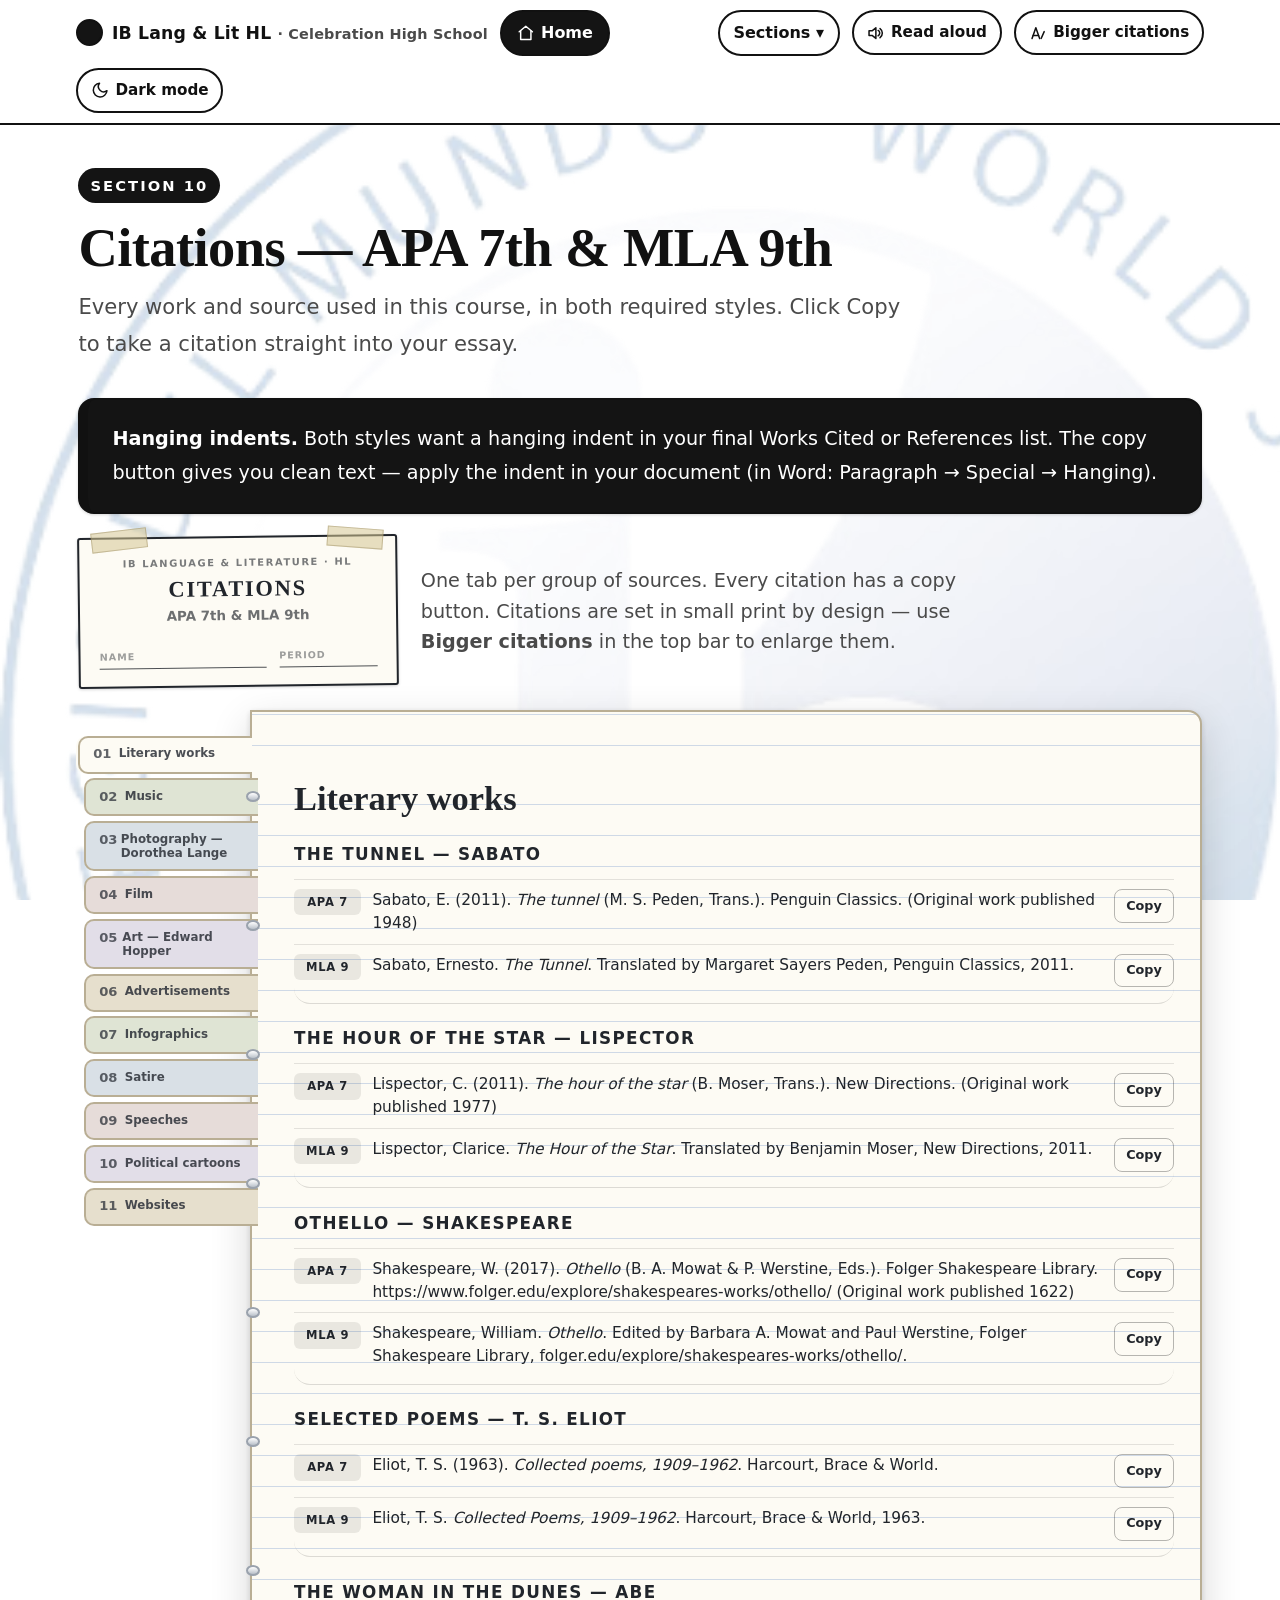
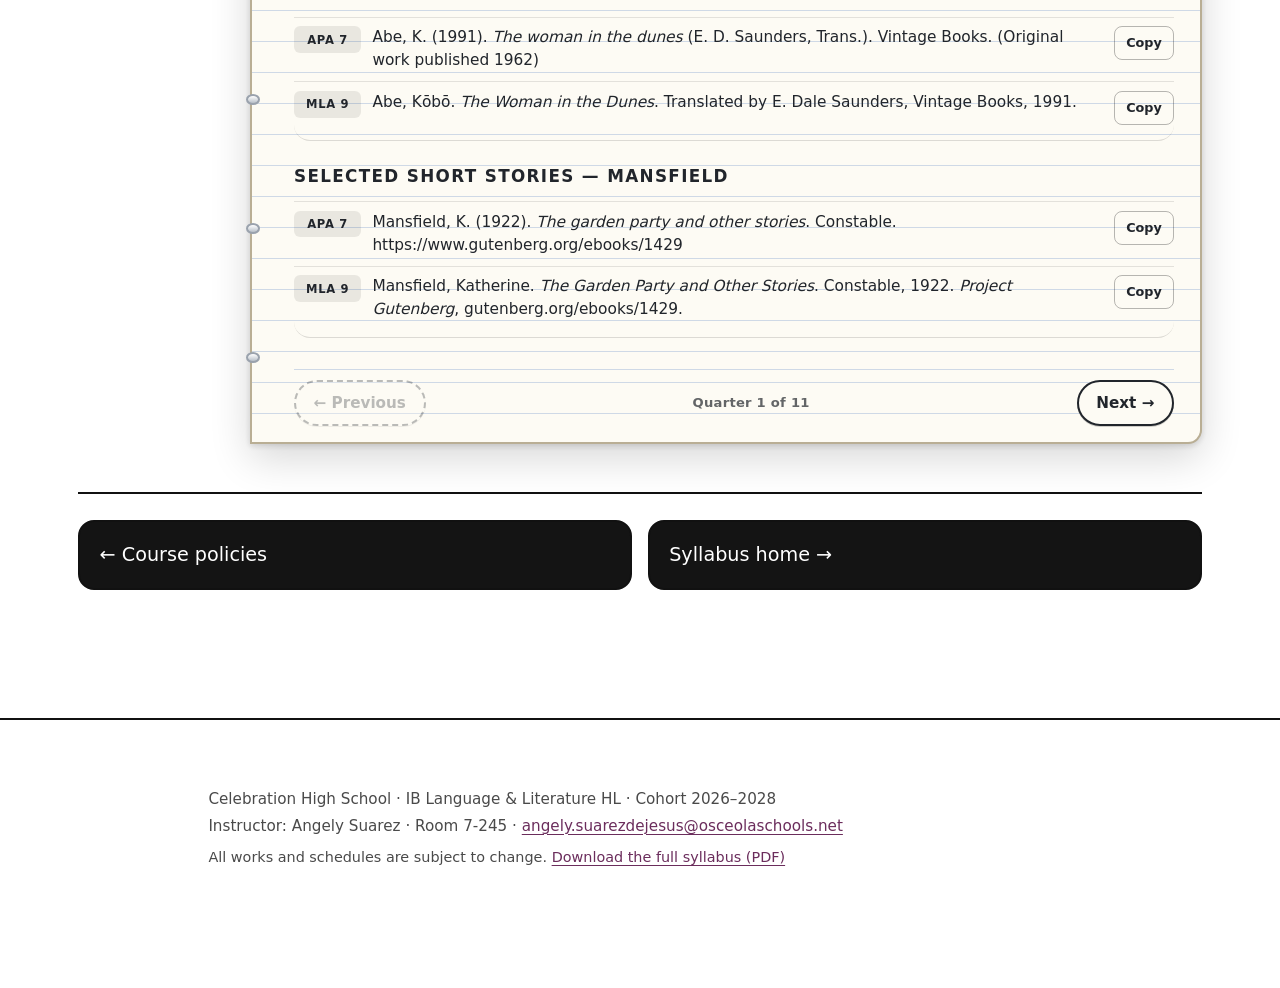
<file: citations.html>
<!DOCTYPE html>
<html lang="en" data-theme="">
<head>
<meta charset="utf-8">
<meta name="viewport" content="width=device-width, initial-scale=1">
<title>Citations &mdash; IB Lang &amp; Lit HL</title>
<meta name="description" content="Every source in this course cited in APA 7th edition and MLA 9th edition.">
<link rel="stylesheet" href="assets/style.css?v=chs1">
<link rel="icon" href="data:image/svg+xml,%3Csvg xmlns='http://www.w3.org/2000/svg' viewBox='0 0 100 100'%3E%3Ccircle cx='50' cy='50' r='46' fill='%236b2d5c'/%3E%3Ctext x='50' y='68' font-size='46' text-anchor='middle' fill='%23fff' font-family='Georgia,serif'%3EIB%3C/text%3E%3C/svg%3E">
<script>
  // Set theme before paint to avoid a flash
  (function(){try{var t=localStorage.getItem('chs-ib-theme');if(t==='light'||t==='dark')document.documentElement.setAttribute('data-theme',t);}catch(e){}})();
</script>
</head>
<body>
<a class="skip-link" href="#main">Skip to main content</a>

<div class="bg-emblem" aria-hidden="true">
  <img src="assets/ib-logo.png" alt="" width="447" height="447" decoding="async">
</div>

<div class="sticky-stack">
<header class="topbar">
  <div class="topbar-inner">
    <a class="brand" href="index.html">
      <span class="dot" aria-hidden="true"></span>
      <span>IB Lang &amp; Lit HL <small>&middot; Celebration High School</small></span>
    </a>
    <a class="home-tab" href="index.html"><svg viewBox="0 0 24 24" fill="none" stroke="currentColor" stroke-width="2" stroke-linecap="round" stroke-linejoin="round" aria-hidden="true"><path d="M3 10.5 12 3l9 7.5"/><path d="M5 9.5V21h14V9.5"/></svg><span>Home</span></a>
    <span class="nav-spacer"></span>

    <details class="menu" id="sections-menu">
      <summary aria-label="Jump to a section">Sections &#9662;</summary>
      <div class="menu-panel" role="menu">
        <a href="index.html"><span class="num">&#8962;</span><span>Syllabus home</span></a>
        <a href="works.html"><span class="num">1</span><span>Literary Works (6)</span></a>
        <a href="nonliterary.html"><span class="num">2</span><span>Non-Literary Texts</span></a>
        <a href="concepts.html"><span class="num">3</span><span>Concepts &amp; Global Issues</span></a>
        <a href="questions.html"><span class="num">4</span><span>Question Banks</span></a>
        <a href="year1.html"><span class="num">5</span><span>Year 1 &middot; 2026&ndash;27</span></a>
        <a href="year2.html"><span class="num">6</span><span>Year 2 &middot; 2027&ndash;28</span></a>
        <a href="assessments.html"><span class="num">7</span><span>Assessments</span></a>
        <a href="policy.html"><span class="num">8</span><span>Course Policies</span></a>
        <a href="citations.html" aria-current="page"><span class="num">9</span><span>Citations &mdash; APA &amp; MLA</span></a>
      </div>
    </details>

    <button class="util-btn" id="read-aloud" type="button" aria-pressed="false"
            title="Read this page aloud">
      <svg viewBox="0 0 24 24" fill="none" stroke="currentColor" stroke-width="2" stroke-linecap="round" stroke-linejoin="round" aria-hidden="true"><path d="M4 9v6h4l5 4V5L8 9H4Z"/><path d="M16 8.5a4 4 0 0 1 0 7"/><path d="M18.5 6a7.5 7.5 0 0 1 0 12"/></svg><span class="label">Read aloud</span>
    </button>

    <button class="util-btn" id="cite-size" type="button" aria-pressed="false"
            title="Citations are set in 6px small print. Enlarge them to read.">
      <svg viewBox="0 0 24 24" fill="none" stroke="currentColor" stroke-width="2" stroke-linecap="round" stroke-linejoin="round" aria-hidden="true"><path d="M4 19 9 5l5 14"/><path d="M5.5 15h7"/><path d="M16 19l4-9 0 0"/></svg><span class="label">Bigger citations</span>
    </button>

    <button class="util-btn" id="theme-toggle" type="button" aria-pressed="false"
            title="Switch colour theme">
      <svg class="icon-sun" viewBox="0 0 24 24" fill="none" stroke="currentColor" stroke-width="2" stroke-linecap="round" stroke-linejoin="round" aria-hidden="true"><circle cx="12" cy="12" r="4"/><path d="M12 2v2M12 20v2M4.9 4.9l1.4 1.4M17.7 17.7l1.4 1.4M2 12h2M20 12h2M4.9 19.1l1.4-1.4M17.7 6.3l1.4-1.4"/></svg><svg class="icon-moon" viewBox="0 0 24 24" fill="none" stroke="currentColor" stroke-width="2" stroke-linecap="round" stroke-linejoin="round" aria-hidden="true"><path d="M21 12.8A9 9 0 1 1 11.2 3a7 7 0 0 0 9.8 9.8Z"/></svg><span class="label">Dark mode</span>
    </button>
  </div>
</header>

<div class="reader-bar" id="reader-bar" role="region" aria-label="Read aloud controls">
  <div class="reader-inner">
    <strong>&#128266; Reading aloud</strong>
    <button class="rbtn" id="reader-playpause" type="button">&#9208; Pause</button>
    <button class="rbtn" id="reader-restart" type="button">&#8635; Restart</button>
    <button class="rbtn" id="reader-stop" type="button">&#9632; Stop</button>
    <label>Voice
      <select id="reader-voice" aria-label="Choose a voice"></select>
    </label>
    <label>Speed
      <select id="reader-rate" aria-label="Reading speed">
        <option value="0.75">0.75&times;</option>
        <option value="0.9">0.9&times;</option>
        <option value="1" selected>1&times;</option>
        <option value="1.15">1.15&times;</option>
        <option value="1.35">1.35&times;</option>
      </select>
    </label>
    <span class="reader-status" id="reader-status" aria-live="polite"></span>
  </div>
</div>
</div>
<main id="main" tabindex="-1">
  <div class="wrap wide">
    <div class="page-head"><span class="eyebrow">Section 10</span><h1>Citations &mdash; APA 7th &amp; MLA 9th</h1><p class="lede">Every work and source used in this course, in both required styles. Click Copy to take a citation straight into your essay.</p></div>

    <div class="callout">
      <p><strong>Hanging indents.</strong> Both styles want a hanging indent in your final
      Works Cited or References list. The copy button gives you clean text &mdash; apply the
      indent in your document (in Word: Paragraph &rarr; Special &rarr; Hanging).</p>
    </div>
    <div class="nb-cover">
      <div class="nb-label">
        <span class="nb-label-top">IB Language &amp; Literature &middot; HL</span>
        <h3>Citations</h3>
        <span class="nb-label-sub">APA 7th &amp; MLA 9th</span>
        <div class="nb-label-rules">
          <span><i>Name</i></span>
          <span><i>Period</i></span>
        </div>
      </div>
      <p class="nb-cover-meta">One tab per group of sources. Every citation has a copy button. Citations are set in small print by design &mdash; use <strong>Bigger citations</strong> in the top bar to enlarge them.</p>
    </div>
    <div class="notebook notebook-quarters">
      <div class="nb-spiral" aria-hidden="true">
        <span></span><span></span><span></span><span></span><span></span>
        <span></span><span></span><span></span><span></span><span></span>
      </div>
      <div class="nb-tabs" role="tablist" aria-label="Citations" aria-orientation="vertical">
        <button role="tab" id="tab-ct-1" aria-controls="pg-ct-1" aria-selected="true" tabindex="0" class="nb-tab is-active"><span class="nb-tab-num">01</span><span class="nb-tab-label">Literary works</span></button>
        <button role="tab" id="tab-ct-2" aria-controls="pg-ct-2" aria-selected="false" tabindex="-1" class="nb-tab"><span class="nb-tab-num">02</span><span class="nb-tab-label">Music</span></button>
        <button role="tab" id="tab-ct-3" aria-controls="pg-ct-3" aria-selected="false" tabindex="-1" class="nb-tab"><span class="nb-tab-num">03</span><span class="nb-tab-label">Photography &mdash; Dorothea Lange</span></button>
        <button role="tab" id="tab-ct-4" aria-controls="pg-ct-4" aria-selected="false" tabindex="-1" class="nb-tab"><span class="nb-tab-num">04</span><span class="nb-tab-label">Film</span></button>
        <button role="tab" id="tab-ct-5" aria-controls="pg-ct-5" aria-selected="false" tabindex="-1" class="nb-tab"><span class="nb-tab-num">05</span><span class="nb-tab-label">Art &mdash; Edward Hopper</span></button>
        <button role="tab" id="tab-ct-6" aria-controls="pg-ct-6" aria-selected="false" tabindex="-1" class="nb-tab"><span class="nb-tab-num">06</span><span class="nb-tab-label">Advertisements</span></button>
        <button role="tab" id="tab-ct-7" aria-controls="pg-ct-7" aria-selected="false" tabindex="-1" class="nb-tab"><span class="nb-tab-num">07</span><span class="nb-tab-label">Infographics</span></button>
        <button role="tab" id="tab-ct-8" aria-controls="pg-ct-8" aria-selected="false" tabindex="-1" class="nb-tab"><span class="nb-tab-num">08</span><span class="nb-tab-label">Satire</span></button>
        <button role="tab" id="tab-ct-9" aria-controls="pg-ct-9" aria-selected="false" tabindex="-1" class="nb-tab"><span class="nb-tab-num">09</span><span class="nb-tab-label">Speeches</span></button>
        <button role="tab" id="tab-ct-10" aria-controls="pg-ct-10" aria-selected="false" tabindex="-1" class="nb-tab"><span class="nb-tab-num">10</span><span class="nb-tab-label">Political cartoons</span></button>
        <button role="tab" id="tab-ct-11" aria-controls="pg-ct-11" aria-selected="false" tabindex="-1" class="nb-tab"><span class="nb-tab-num">11</span><span class="nb-tab-label">Websites</span></button>
      </div>
      <div class="nb-book">
        <div role="tabpanel" id="pg-ct-1" aria-labelledby="tab-ct-1" class="nb-page is-active">
    <section class="cite-group">
      <h2>Literary works</h2>
      <div class="cite">
        <h3>The Tunnel &mdash; Sabato</h3>
        <div class="cite-row"><span class="cite-style">APA 7</span>
          <p class="cite-text">Sabato, E. (2011). <em>The tunnel</em> (M. S. Peden, Trans.). Penguin Classics. (Original work published 1948)</p>
          <button class="copy-btn" type="button" aria-label="Copy the APA citation for The Tunnel &mdash; Sabato">Copy</button></div>
        <div class="cite-row"><span class="cite-style">MLA 9</span>
          <p class="cite-text">Sabato, Ernesto. <em>The Tunnel</em>. Translated by Margaret Sayers Peden, Penguin Classics, 2011.</p>
          <button class="copy-btn" type="button" aria-label="Copy the MLA citation for The Tunnel &mdash; Sabato">Copy</button></div>
      </div>
      <div class="cite">
        <h3>The Hour of the Star &mdash; Lispector</h3>
        <div class="cite-row"><span class="cite-style">APA 7</span>
          <p class="cite-text">Lispector, C. (2011). <em>The hour of the star</em> (B. Moser, Trans.). New Directions. (Original work published 1977)</p>
          <button class="copy-btn" type="button" aria-label="Copy the APA citation for The Hour of the Star &mdash; Lispector">Copy</button></div>
        <div class="cite-row"><span class="cite-style">MLA 9</span>
          <p class="cite-text">Lispector, Clarice. <em>The Hour of the Star</em>. Translated by Benjamin Moser, New Directions, 2011.</p>
          <button class="copy-btn" type="button" aria-label="Copy the MLA citation for The Hour of the Star &mdash; Lispector">Copy</button></div>
      </div>
      <div class="cite">
        <h3>Othello &mdash; Shakespeare</h3>
        <div class="cite-row"><span class="cite-style">APA 7</span>
          <p class="cite-text">Shakespeare, W. (2017). <em>Othello</em> (B. A. Mowat &amp; P. Werstine, Eds.). Folger Shakespeare Library. https://www.folger.edu/explore/shakespeares-works/othello/ (Original work published 1622)</p>
          <button class="copy-btn" type="button" aria-label="Copy the APA citation for Othello &mdash; Shakespeare">Copy</button></div>
        <div class="cite-row"><span class="cite-style">MLA 9</span>
          <p class="cite-text">Shakespeare, William. <em>Othello</em>. Edited by Barbara A. Mowat and Paul Werstine, Folger Shakespeare Library, folger.edu/explore/shakespeares-works/othello/.</p>
          <button class="copy-btn" type="button" aria-label="Copy the MLA citation for Othello &mdash; Shakespeare">Copy</button></div>
      </div>
      <div class="cite">
        <h3>Selected Poems &mdash; T. S. Eliot</h3>
        <div class="cite-row"><span class="cite-style">APA 7</span>
          <p class="cite-text">Eliot, T. S. (1963). <em>Collected poems, 1909&ndash;1962</em>. Harcourt, Brace &amp; World.</p>
          <button class="copy-btn" type="button" aria-label="Copy the APA citation for Selected Poems &mdash; T. S. Eliot">Copy</button></div>
        <div class="cite-row"><span class="cite-style">MLA 9</span>
          <p class="cite-text">Eliot, T. S. <em>Collected Poems, 1909&ndash;1962</em>. Harcourt, Brace &amp; World, 1963.</p>
          <button class="copy-btn" type="button" aria-label="Copy the MLA citation for Selected Poems &mdash; T. S. Eliot">Copy</button></div>
      </div>
      <div class="cite">
        <h3>The Woman in the Dunes &mdash; Abe</h3>
        <div class="cite-row"><span class="cite-style">APA 7</span>
          <p class="cite-text">Abe, K. (1991). <em>The woman in the dunes</em> (E. D. Saunders, Trans.). Vintage Books. (Original work published 1962)</p>
          <button class="copy-btn" type="button" aria-label="Copy the APA citation for The Woman in the Dunes &mdash; Abe">Copy</button></div>
        <div class="cite-row"><span class="cite-style">MLA 9</span>
          <p class="cite-text">Abe, K&#333;b&#333;. <em>The Woman in the Dunes</em>. Translated by E. Dale Saunders, Vintage Books, 1991.</p>
          <button class="copy-btn" type="button" aria-label="Copy the MLA citation for The Woman in the Dunes &mdash; Abe">Copy</button></div>
      </div>
      <div class="cite">
        <h3>Selected Short Stories &mdash; Mansfield</h3>
        <div class="cite-row"><span class="cite-style">APA 7</span>
          <p class="cite-text">Mansfield, K. (1922). <em>The garden party and other stories</em>. Constable. https://www.gutenberg.org/ebooks/1429</p>
          <button class="copy-btn" type="button" aria-label="Copy the APA citation for Selected Short Stories &mdash; Mansfield">Copy</button></div>
        <div class="cite-row"><span class="cite-style">MLA 9</span>
          <p class="cite-text">Mansfield, Katherine. <em>The Garden Party and Other Stories</em>. Constable, 1922. <em>Project Gutenberg</em>, gutenberg.org/ebooks/1429.</p>
          <button class="copy-btn" type="button" aria-label="Copy the MLA citation for Selected Short Stories &mdash; Mansfield">Copy</button></div>
      </div>
    </section>
        </div>
        <div role="tabpanel" id="pg-ct-2" aria-labelledby="tab-ct-2" class="nb-page" hidden>
    <section class="cite-group">
      <h2>Music</h2>
      <div class="cite">
        <h3>Tracy Chapman &mdash; <em>Tracy Chapman</em></h3>
        <div class="cite-row"><span class="cite-style">APA 7</span>
          <p class="cite-text">Chapman, T. (1988). <em>Tracy Chapman</em> [Album]. Elektra Records.</p>
          <button class="copy-btn" type="button" aria-label="Copy the APA citation for Tracy Chapman &mdash; <em>Tracy Chapman</em>">Copy</button></div>
        <div class="cite-row"><span class="cite-style">MLA 9</span>
          <p class="cite-text">Chapman, Tracy. <em>Tracy Chapman</em>. Elektra Records, 1988.</p>
          <button class="copy-btn" type="button" aria-label="Copy the MLA citation for Tracy Chapman &mdash; <em>Tracy Chapman</em>">Copy</button></div>
      </div>
    </section>
        </div>
        <div role="tabpanel" id="pg-ct-3" aria-labelledby="tab-ct-3" class="nb-page" hidden>
    <section class="cite-group">
      <h2>Photography &mdash; Dorothea Lange</h2>
      <div class="cite">
        <h3>Migrant Mother, 1936</h3>
        <div class="cite-row"><span class="cite-style">APA 7</span>
          <p class="cite-text">Lange, D. (1936). <em>Destitute pea pickers in California. Mother of seven children. Age thirty-two. Nipomo, California</em> [Photograph]. Library of Congress. https://www.loc.gov/item/2017762891/</p>
          <button class="copy-btn" type="button" aria-label="Copy the APA citation for Migrant Mother, 1936">Copy</button></div>
        <div class="cite-row"><span class="cite-style">MLA 9</span>
          <p class="cite-text">Lange, Dorothea. <em>Destitute Pea Pickers in California. Mother of Seven Children. Age Thirty-Two. Nipomo, California</em>. 1936. Library of Congress, loc.gov/item/2017762891/.</p>
          <button class="copy-btn" type="button" aria-label="Copy the MLA citation for Migrant Mother, 1936">Copy</button></div>
      </div>
      <div class="cite">
        <h3>Plantation Overseer, 1936</h3>
        <div class="cite-row"><span class="cite-style">APA 7</span>
          <p class="cite-text">Lange, D. (1936). <em>Plantation overseer. Mississippi Delta, near Clarksdale, Mississippi</em> [Photograph]. Library of Congress.</p>
          <button class="copy-btn" type="button" aria-label="Copy the APA citation for Plantation Overseer, 1936">Copy</button></div>
        <div class="cite-row"><span class="cite-style">MLA 9</span>
          <p class="cite-text">Lange, Dorothea. <em>Plantation Overseer. Mississippi Delta, near Clarksdale, Mississippi</em>. 1936. Library of Congress.</p>
          <button class="copy-btn" type="button" aria-label="Copy the MLA citation for Plantation Overseer, 1936">Copy</button></div>
      </div>
      <div class="cite">
        <h3>Toward Los Angeles, 1937</h3>
        <div class="cite-row"><span class="cite-style">APA 7</span>
          <p class="cite-text">Lange, D. (1937). <em>Toward Los Angeles, California</em> [Photograph]. Library of Congress.</p>
          <button class="copy-btn" type="button" aria-label="Copy the APA citation for Toward Los Angeles, 1937">Copy</button></div>
        <div class="cite-row"><span class="cite-style">MLA 9</span>
          <p class="cite-text">Lange, Dorothea. <em>Toward Los Angeles, California</em>. 1937. Library of Congress.</p>
          <button class="copy-btn" type="button" aria-label="Copy the MLA citation for Toward Los Angeles, 1937">Copy</button></div>
      </div>
      <div class="cite">
        <h3>Lange &mdash; whole body of work</h3>
        <div class="cite-row"><span class="cite-style">APA 7</span>
          <p class="cite-text">Lange, D. (1933&ndash;1938). <em>Photographs</em> [Photographs]. The Museum of Modern Art. https://www.moma.org/artists/3373</p>
          <button class="copy-btn" type="button" aria-label="Copy the APA citation for Lange &mdash; whole body of work">Copy</button></div>
        <div class="cite-row"><span class="cite-style">MLA 9</span>
          <p class="cite-text">Lange, Dorothea. <em>Photographs</em>. 1933&ndash;1938, Museum of Modern Art, moma.org/artists/3373.</p>
          <button class="copy-btn" type="button" aria-label="Copy the MLA citation for Lange &mdash; whole body of work">Copy</button></div>
      </div>
    </section>
        </div>
        <div role="tabpanel" id="pg-ct-4" aria-labelledby="tab-ct-4" class="nb-page" hidden>
    <section class="cite-group">
      <h2>Film</h2>
      <div class="cite">
        <h3>Interstellar</h3>
        <div class="cite-row"><span class="cite-style">APA 7</span>
          <p class="cite-text">Nolan, C. (Director). (2014). <em>Interstellar</em> [Film]. Paramount Pictures; Warner Bros. Pictures.</p>
          <button class="copy-btn" type="button" aria-label="Copy the APA citation for Interstellar">Copy</button></div>
        <div class="cite-row"><span class="cite-style">MLA 9</span>
          <p class="cite-text"><em>Interstellar</em>. Directed by Christopher Nolan, Paramount Pictures, 2014.</p>
          <button class="copy-btn" type="button" aria-label="Copy the MLA citation for Interstellar">Copy</button></div>
      </div>
    </section>
        </div>
        <div role="tabpanel" id="pg-ct-5" aria-labelledby="tab-ct-5" class="nb-page" hidden>
    <section class="cite-group">
      <h2>Art &mdash; Edward Hopper</h2>
      <div class="cite">
        <h3>Nighthawks, 1942</h3>
        <div class="cite-row"><span class="cite-style">APA 7</span>
          <p class="cite-text">Hopper, E. (1942). <em>Nighthawks</em> [Painting]. Art Institute of Chicago. https://www.artic.edu/artworks/111628/nighthawks</p>
          <button class="copy-btn" type="button" aria-label="Copy the APA citation for Nighthawks, 1942">Copy</button></div>
        <div class="cite-row"><span class="cite-style">MLA 9</span>
          <p class="cite-text">Hopper, Edward. <em>Nighthawks</em>. 1942, Art Institute of Chicago, artic.edu/artworks/111628/nighthawks.</p>
          <button class="copy-btn" type="button" aria-label="Copy the MLA citation for Nighthawks, 1942">Copy</button></div>
      </div>
      <div class="cite">
        <h3>Automat, 1927</h3>
        <div class="cite-row"><span class="cite-style">APA 7</span>
          <p class="cite-text">Hopper, E. (1927). <em>Automat</em> [Painting]. Des Moines Art Center.</p>
          <button class="copy-btn" type="button" aria-label="Copy the APA citation for Automat, 1927">Copy</button></div>
        <div class="cite-row"><span class="cite-style">MLA 9</span>
          <p class="cite-text">Hopper, Edward. <em>Automat</em>. 1927, Des Moines Art Center.</p>
          <button class="copy-btn" type="button" aria-label="Copy the MLA citation for Automat, 1927">Copy</button></div>
      </div>
      <div class="cite">
        <h3>Early Sunday Morning, 1930</h3>
        <div class="cite-row"><span class="cite-style">APA 7</span>
          <p class="cite-text">Hopper, E. (1930). <em>Early Sunday morning</em> [Painting]. Whitney Museum of American Art. https://whitney.org/collection/works/46345</p>
          <button class="copy-btn" type="button" aria-label="Copy the APA citation for Early Sunday Morning, 1930">Copy</button></div>
        <div class="cite-row"><span class="cite-style">MLA 9</span>
          <p class="cite-text">Hopper, Edward. <em>Early Sunday Morning</em>. 1930, Whitney Museum of American Art, whitney.org/collection/works/46345.</p>
          <button class="copy-btn" type="button" aria-label="Copy the MLA citation for Early Sunday Morning, 1930">Copy</button></div>
      </div>
      <div class="cite">
        <h3>Room in New York, 1932</h3>
        <div class="cite-row"><span class="cite-style">APA 7</span>
          <p class="cite-text">Hopper, E. (1932). <em>Room in New York</em> [Painting]. Sheldon Museum of Art.</p>
          <button class="copy-btn" type="button" aria-label="Copy the APA citation for Room in New York, 1932">Copy</button></div>
        <div class="cite-row"><span class="cite-style">MLA 9</span>
          <p class="cite-text">Hopper, Edward. <em>Room in New York</em>. 1932, Sheldon Museum of Art.</p>
          <button class="copy-btn" type="button" aria-label="Copy the MLA citation for Room in New York, 1932">Copy</button></div>
      </div>
      <div class="cite">
        <h3>Morning Sun, 1952</h3>
        <div class="cite-row"><span class="cite-style">APA 7</span>
          <p class="cite-text">Hopper, E. (1952). <em>Morning sun</em> [Painting]. Columbus Museum of Art.</p>
          <button class="copy-btn" type="button" aria-label="Copy the APA citation for Morning Sun, 1952">Copy</button></div>
        <div class="cite-row"><span class="cite-style">MLA 9</span>
          <p class="cite-text">Hopper, Edward. <em>Morning Sun</em>. 1952, Columbus Museum of Art.</p>
          <button class="copy-btn" type="button" aria-label="Copy the MLA citation for Morning Sun, 1952">Copy</button></div>
      </div>
      <div class="cite">
        <h3>New York Movie, 1939</h3>
        <div class="cite-row"><span class="cite-style">APA 7</span>
          <p class="cite-text">Hopper, E. (1939). <em>New York movie</em> [Painting]. The Museum of Modern Art. https://www.moma.org/collection/works/79616</p>
          <button class="copy-btn" type="button" aria-label="Copy the APA citation for New York Movie, 1939">Copy</button></div>
        <div class="cite-row"><span class="cite-style">MLA 9</span>
          <p class="cite-text">Hopper, Edward. <em>New York Movie</em>. 1939, Museum of Modern Art, moma.org/collection/works/79616.</p>
          <button class="copy-btn" type="button" aria-label="Copy the MLA citation for New York Movie, 1939">Copy</button></div>
      </div>
    </section>
        </div>
        <div role="tabpanel" id="pg-ct-6" aria-labelledby="tab-ct-6" class="nb-page" hidden>
    <section class="cite-group">
      <h2>Advertisements</h2>
      <div class="cite">
        <h3>Kreml Hair Tonic, &ldquo;My barber knows women,&rdquo; 1944</h3>
        <div class="cite-row"><span class="cite-style">APA 7</span>
          <p class="cite-text">Kreml Hair Tonic. (1944). <em>My barber knows women</em> [Advertisement]. <em>Cosmopolitan</em>. Ad*Access, Duke University Libraries. https://repository.duke.edu/dc/adaccess/BH0543</p>
          <button class="copy-btn" type="button" aria-label="Copy the APA citation for Kreml Hair Tonic, &ldquo;My barber knows women,&rdquo; 1944">Copy</button></div>
        <div class="cite-row"><span class="cite-style">MLA 9</span>
          <p class="cite-text">&ldquo;My Barber Knows Women.&rdquo; Advertisement for Kreml Hair Tonic. <em>Cosmopolitan</em>, 1944. <em>Ad*Access</em>, Duke U Libraries, repository.duke.edu/dc/adaccess/BH0543.</p>
          <button class="copy-btn" type="button" aria-label="Copy the MLA citation for Kreml Hair Tonic, &ldquo;My barber knows women,&rdquo; 1944">Copy</button></div>
      </div>
      <div class="cite">
        <h3>&ldquo;Towards a day less war!&rdquo;</h3>
        <div class="cite-row"><span class="cite-style">APA 7</span>
          <p class="cite-text"><em>Towards a day less war!</em> [Advertisement]. (n.d.). Ad*Access, Duke University Libraries. https://repository.duke.edu/dc/adaccess/BH1901</p>
          <button class="copy-btn" type="button" aria-label="Copy the APA citation for &ldquo;Towards a day less war!&rdquo;">Copy</button></div>
        <div class="cite-row"><span class="cite-style">MLA 9</span>
          <p class="cite-text">&ldquo;Towards a Day Less War!&rdquo; Advertisement. <em>Ad*Access</em>, Duke U Libraries, repository.duke.edu/dc/adaccess/BH1901.</p>
          <button class="copy-btn" type="button" aria-label="Copy the MLA citation for &ldquo;Towards a day less war!&rdquo;">Copy</button></div>
      </div>
      <div class="cite">
        <h3>Nike, &ldquo;Purpose, powered by athletes&rdquo;</h3>
        <div class="cite-row"><span class="cite-style">APA 7</span>
          <p class="cite-text">Nike. (n.d.). <em>Purpose, powered by athletes</em>. Retrieved August 4, 2026, from https://www.nike.com/gb/purpose</p>
          <button class="copy-btn" type="button" aria-label="Copy the APA citation for Nike, &ldquo;Purpose, powered by athletes&rdquo;">Copy</button></div>
        <div class="cite-row"><span class="cite-style">MLA 9</span>
          <p class="cite-text">&ldquo;Purpose, Powered by Athletes.&rdquo; <em>Nike</em>, nike.com/gb/purpose. Accessed 4 Aug. 2026.</p>
          <button class="copy-btn" type="button" aria-label="Copy the MLA citation for Nike, &ldquo;Purpose, powered by athletes&rdquo;">Copy</button></div>
      </div>
    </section>
        </div>
        <div role="tabpanel" id="pg-ct-7" aria-labelledby="tab-ct-7" class="nb-page" hidden>
    <section class="cite-group">
      <h2>Infographics</h2>
      <div class="cite">
        <h3>Du Bois, Data Portraits, 1900</h3>
        <div class="cite-row"><span class="cite-style">APA 7</span>
          <p class="cite-text">Du Bois, W. E. B. (1900). <em>The Georgia Negro: A social study</em> [Data visualizations]. Library of Congress. https://www.loc.gov/pictures/collection/anedub/</p>
          <button class="copy-btn" type="button" aria-label="Copy the APA citation for Du Bois, Data Portraits, 1900">Copy</button></div>
        <div class="cite-row"><span class="cite-style">MLA 9</span>
          <p class="cite-text">Du Bois, W. E. B. <em>The Georgia Negro: A Social Study</em>. 1900. Library of Congress, loc.gov/pictures/collection/anedub/.</p>
          <button class="copy-btn" type="button" aria-label="Copy the MLA citation for Du Bois, Data Portraits, 1900">Copy</button></div>
      </div>
      <div class="cite">
        <h3>Our World in Data</h3>
        <div class="cite-row"><span class="cite-style">APA 7</span>
          <p class="cite-text">Ritchie, H., Rosado, P., &amp; Roser, M. (n.d.). <em>CO&#8322; and greenhouse gas emissions</em>. Our World in Data. Retrieved August 4, 2026, from https://ourworldindata.org/co2-and-greenhouse-gas-emissions</p>
          <button class="copy-btn" type="button" aria-label="Copy the APA citation for Our World in Data">Copy</button></div>
        <div class="cite-row"><span class="cite-style">MLA 9</span>
          <p class="cite-text">Ritchie, Hannah, et al. &ldquo;CO&#8322; and Greenhouse Gas Emissions.&rdquo; <em>Our World in Data</em>, ourworldindata.org/co2-and-greenhouse-gas-emissions. Accessed 4 Aug. 2026.</p>
          <button class="copy-btn" type="button" aria-label="Copy the MLA citation for Our World in Data">Copy</button></div>
      </div>
    </section>
        </div>
        <div role="tabpanel" id="pg-ct-8" aria-labelledby="tab-ct-8" class="nb-page" hidden>
    <section class="cite-group">
      <h2>Satire</h2>
      <div class="cite">
        <h3>Swift, &ldquo;A Modest Proposal,&rdquo; 1729</h3>
        <div class="cite-row"><span class="cite-style">APA 7</span>
          <p class="cite-text">Swift, J. (1729). <em>A modest proposal</em>. Project Gutenberg. https://www.gutenberg.org/ebooks/1080</p>
          <button class="copy-btn" type="button" aria-label="Copy the APA citation for Swift, &ldquo;A Modest Proposal,&rdquo; 1729">Copy</button></div>
        <div class="cite-row"><span class="cite-style">MLA 9</span>
          <p class="cite-text">Swift, Jonathan. <em>A Modest Proposal</em>. 1729. <em>Project Gutenberg</em>, gutenberg.org/ebooks/1080.</p>
          <button class="copy-btn" type="button" aria-label="Copy the MLA citation for Swift, &ldquo;A Modest Proposal,&rdquo; 1729">Copy</button></div>
      </div>
      <div class="cite">
        <h3>Key &amp; Peele, &ldquo;Obama&rsquo;s Anger Translator&rdquo;</h3>
        <div class="cite-row"><span class="cite-style">APA 7</span>
          <p class="cite-text">Key, K.-M., &amp; Peele, J. (2012). <em>Obama&rsquo;s anger translator &mdash; meet Luther</em> [TV series episode]. In <em>Key &amp; Peele</em>. Comedy Central.</p>
          <button class="copy-btn" type="button" aria-label="Copy the APA citation for Key &amp; Peele, &ldquo;Obama&rsquo;s Anger Translator&rdquo;">Copy</button></div>
        <div class="cite-row"><span class="cite-style">MLA 9</span>
          <p class="cite-text">&ldquo;Obama&rsquo;s Anger Translator &mdash; Meet Luther.&rdquo; <em>Key &amp; Peele</em>, created by Keegan-Michael Key and Jordan Peele, Comedy Central, 2012.</p>
          <button class="copy-btn" type="button" aria-label="Copy the MLA citation for Key &amp; Peele, &ldquo;Obama&rsquo;s Anger Translator&rdquo;">Copy</button></div>
      </div>
      <div class="cite">
        <h3>Twain, &ldquo;Advice to Youth,&rdquo; 1882</h3>
        <div class="cite-row"><span class="cite-style">APA 7</span>
          <p class="cite-text">Twain, M. (1882). Advice to youth. Project Gutenberg. https://www.gutenberg.org/ebooks/3007</p>
          <button class="copy-btn" type="button" aria-label="Copy the APA citation for Twain, &ldquo;Advice to Youth,&rdquo; 1882">Copy</button></div>
        <div class="cite-row"><span class="cite-style">MLA 9</span>
          <p class="cite-text">Twain, Mark. &ldquo;Advice to Youth.&rdquo; 1882. <em>Project Gutenberg</em>, gutenberg.org/ebooks/3007.</p>
          <button class="copy-btn" type="button" aria-label="Copy the MLA citation for Twain, &ldquo;Advice to Youth,&rdquo; 1882">Copy</button></div>
      </div>
    </section>
        </div>
        <div role="tabpanel" id="pg-ct-9" aria-labelledby="tab-ct-9" class="nb-page" hidden>
    <section class="cite-group">
      <h2>Speeches</h2>
      <div class="cite">
        <h3>Sojourner Truth, 1851</h3>
        <div class="cite-row"><span class="cite-style">APA 7</span>
          <p class="cite-text">Truth, S. (1851). <em>Ain&rsquo;t I a woman?</em> [Speech]. Women&rsquo;s Rights Convention, Akron, OH, United States. https://www.thesojournertruthproject.com/compare-the-speeches/</p>
          <button class="copy-btn" type="button" aria-label="Copy the APA citation for Sojourner Truth, 1851">Copy</button></div>
        <div class="cite-row"><span class="cite-style">MLA 9</span>
          <p class="cite-text">Truth, Sojourner. &ldquo;Ain&rsquo;t I a Woman?&rdquo; 1851, Women&rsquo;s Rights Convention, Akron, OH. <em>The Sojourner Truth Project</em>, thesojournertruthproject.com/compare-the-speeches/.</p>
          <button class="copy-btn" type="button" aria-label="Copy the MLA citation for Sojourner Truth, 1851">Copy</button></div>
      </div>
      <div class="cite">
        <h3>Frederick Douglass, 1852</h3>
        <div class="cite-row"><span class="cite-style">APA 7</span>
          <p class="cite-text">Douglass, F. (1852, July 5). <em>What to the slave is the Fourth of July?</em> [Speech]. Corinthian Hall, Rochester, NY, United States.</p>
          <button class="copy-btn" type="button" aria-label="Copy the APA citation for Frederick Douglass, 1852">Copy</button></div>
        <div class="cite-row"><span class="cite-style">MLA 9</span>
          <p class="cite-text">Douglass, Frederick. &ldquo;What to the Slave Is the Fourth of July?&rdquo; 5 July 1852, Corinthian Hall, Rochester, NY. <em>The American Yawp Reader</em>.</p>
          <button class="copy-btn" type="button" aria-label="Copy the MLA citation for Frederick Douglass, 1852">Copy</button></div>
      </div>
      <div class="cite">
        <h3>Martin Luther King Jr., 1963</h3>
        <div class="cite-row"><span class="cite-style">APA 7</span>
          <p class="cite-text">King, M. L., Jr. (1963, August 28). <em>I have a dream</em> [Speech]. March on Washington for Jobs and Freedom, Washington, DC, United States. https://www.americanrhetoric.com/speeches/mlkihaveadream.htm</p>
          <button class="copy-btn" type="button" aria-label="Copy the APA citation for Martin Luther King Jr., 1963">Copy</button></div>
        <div class="cite-row"><span class="cite-style">MLA 9</span>
          <p class="cite-text">King, Martin Luther, Jr. &ldquo;I Have a Dream.&rdquo; 28 Aug. 1963, March on Washington for Jobs and Freedom, Washington, DC. <em>American Rhetoric</em>, americanrhetoric.com/speeches/mlkihaveadream.htm.</p>
          <button class="copy-btn" type="button" aria-label="Copy the MLA citation for Martin Luther King Jr., 1963">Copy</button></div>
      </div>
      <div class="cite">
        <h3>Malala Yousafzai, 2013</h3>
        <div class="cite-row"><span class="cite-style">APA 7</span>
          <p class="cite-text">Yousafzai, M. (2013, July 12). <em>Address to the United Nations Youth Assembly</em> [Speech]. United Nations, New York, NY, United States.</p>
          <button class="copy-btn" type="button" aria-label="Copy the APA citation for Malala Yousafzai, 2013">Copy</button></div>
        <div class="cite-row"><span class="cite-style">MLA 9</span>
          <p class="cite-text">Yousafzai, Malala. &ldquo;Address to the United Nations Youth Assembly.&rdquo; 12 July 2013, United Nations, New York.</p>
          <button class="copy-btn" type="button" aria-label="Copy the MLA citation for Malala Yousafzai, 2013">Copy</button></div>
      </div>
      <div class="cite">
        <h3>Greta Thunberg, 2019</h3>
        <div class="cite-row"><span class="cite-style">APA 7</span>
          <p class="cite-text">Thunberg, G. (2019, September 23). <em>Transcript: Greta Thunberg&rsquo;s speech at the U.N. Climate Action Summit</em> [Speech transcript]. NPR.</p>
          <button class="copy-btn" type="button" aria-label="Copy the APA citation for Greta Thunberg, 2019">Copy</button></div>
        <div class="cite-row"><span class="cite-style">MLA 9</span>
          <p class="cite-text">Thunberg, Greta. &ldquo;Transcript: Greta Thunberg&rsquo;s Speech at the U.N. Climate Action Summit.&rdquo; 23 Sept. 2019. <em>NPR</em>.</p>
          <button class="copy-btn" type="button" aria-label="Copy the MLA citation for Greta Thunberg, 2019">Copy</button></div>
      </div>
    </section>
        </div>
        <div role="tabpanel" id="pg-ct-10" aria-labelledby="tab-ct-10" class="nb-page" hidden>
    <section class="cite-group">
      <h2>Political cartoons</h2>
      <div class="cite">
        <h3>Bellew, 1879</h3>
        <div class="cite-row"><span class="cite-style">APA 7</span>
          <p class="cite-text">Bellew, F. (1879, June 14). <em>Melican leportee man want gabbee</em> [Cartoon]. <em>Harper&rsquo;s Weekly</em>, 476.</p>
          <button class="copy-btn" type="button" aria-label="Copy the APA citation for Bellew, 1879">Copy</button></div>
        <div class="cite-row"><span class="cite-style">MLA 9</span>
          <p class="cite-text">Bellew, Frank. &ldquo;Melican Leportee Man Want Gabbee.&rdquo; <em>Harper&rsquo;s Weekly</em>, 14 June 1879, p. 476.</p>
          <button class="copy-btn" type="button" aria-label="Copy the MLA citation for Bellew, 1879">Copy</button></div>
      </div>
      <div class="cite">
        <h3>Harper&rsquo;s Weekly, 1871</h3>
        <div class="cite-row"><span class="cite-style">APA 7</span>
          <p class="cite-text"><em>The rich growing richer, the poor growing poorer</em> [Cartoon]. (1871, September 2). <em>Harper&rsquo;s Weekly</em>.</p>
          <button class="copy-btn" type="button" aria-label="Copy the APA citation for Harper&rsquo;s Weekly, 1871">Copy</button></div>
        <div class="cite-row"><span class="cite-style">MLA 9</span>
          <p class="cite-text">&ldquo;The Rich Growing Richer, the Poor Growing Poorer.&rdquo; <em>Harper&rsquo;s Weekly</em>, 2 Sept. 1871.</p>
          <button class="copy-btn" type="button" aria-label="Copy the MLA citation for Harper&rsquo;s Weekly, 1871">Copy</button></div>
      </div>
      <div class="cite">
        <h3>Welcome to All! &mdash; Keppler, 1880</h3>
        <div class="cite-row"><span class="cite-style">APA 7</span>
          <p class="cite-text">Keppler, J. (1880). <em>Welcome to all!</em> [Cartoon]. <em>Puck</em>. Library of Congress. https://www.loc.gov/pictures/item/2002719044/</p>
          <button class="copy-btn" type="button" aria-label="Copy the APA citation for Welcome to All! &mdash; Keppler, 1880">Copy</button></div>
        <div class="cite-row"><span class="cite-style">MLA 9</span>
          <p class="cite-text">Keppler, Joseph. <em>Welcome to All!</em> 1880. <em>Puck</em>. Library of Congress, loc.gov/pictures/item/2002719044/.</p>
          <button class="copy-btn" type="button" aria-label="Copy the MLA citation for Welcome to All! &mdash; Keppler, 1880">Copy</button></div>
      </div>
      <div class="cite">
        <h3>How John May Dodge the Exclusion Act, 1905</h3>
        <div class="cite-row"><span class="cite-style">APA 7</span>
          <p class="cite-text"><em>How John may dodge the exclusion act</em> [Cartoon]. (1905, July 12). <em>Puck</em>. Library of Congress. https://www.loc.gov/pictures/item/2011645718/</p>
          <button class="copy-btn" type="button" aria-label="Copy the APA citation for How John May Dodge the Exclusion Act, 1905">Copy</button></div>
        <div class="cite-row"><span class="cite-style">MLA 9</span>
          <p class="cite-text">&ldquo;How John May Dodge the Exclusion Act.&rdquo; <em>Puck</em>, 12 July 1905. Library of Congress, loc.gov/pictures/item/2011645718/.</p>
          <button class="copy-btn" type="button" aria-label="Copy the MLA citation for How John May Dodge the Exclusion Act, 1905">Copy</button></div>
      </div>
      <div class="cite">
        <h3>The Americanese Wall, 1916</h3>
        <div class="cite-row"><span class="cite-style">APA 7</span>
          <p class="cite-text"><em>The Americanese wall &mdash; as Congressman Burnett would build it</em> [Cartoon]. (1916). Library of Congress. https://www.loc.gov/pictures/item/2006681433/</p>
          <button class="copy-btn" type="button" aria-label="Copy the APA citation for The Americanese Wall, 1916">Copy</button></div>
        <div class="cite-row"><span class="cite-style">MLA 9</span>
          <p class="cite-text">&ldquo;The Americanese Wall &mdash; as Congressman Burnett Would Build It.&rdquo; 1916. Library of Congress, loc.gov/pictures/item/2006681433/.</p>
          <button class="copy-btn" type="button" aria-label="Copy the MLA citation for The Americanese Wall, 1916">Copy</button></div>
      </div>
      <div class="cite">
        <h3>The Fool Pied Piper &mdash; Ehrhart, 1909</h3>
        <div class="cite-row"><span class="cite-style">APA 7</span>
          <p class="cite-text">Ehrhart, S. D. (1909, June 2). <em>The fool pied piper</em> [Cartoon]. <em>Puck</em>. Library of Congress. https://www.loc.gov/pictures/item/2011647475/</p>
          <button class="copy-btn" type="button" aria-label="Copy the APA citation for The Fool Pied Piper &mdash; Ehrhart, 1909">Copy</button></div>
        <div class="cite-row"><span class="cite-style">MLA 9</span>
          <p class="cite-text">Ehrhart, Samuel D. <em>The Fool Pied Piper</em>. 2 June 1909. <em>Puck</em>. Library of Congress, loc.gov/pictures/item/2011647475/.</p>
          <button class="copy-btn" type="button" aria-label="Copy the MLA citation for The Fool Pied Piper &mdash; Ehrhart, 1909">Copy</button></div>
      </div>
      <div class="cite">
        <h3>History Repeats Itself &mdash; Robber Barons, 1889</h3>
        <div class="cite-row"><span class="cite-style">APA 7</span>
          <p class="cite-text"><em>History repeats itself &mdash; the robber barons of the Middle Ages, and the robber barons of today</em> [Cartoon]. (1889, November). <em>Puck</em>. Library of Congress. https://www.loc.gov/pictures/item/2022641479/</p>
          <button class="copy-btn" type="button" aria-label="Copy the APA citation for History Repeats Itself &mdash; Robber Barons, 1889">Copy</button></div>
        <div class="cite-row"><span class="cite-style">MLA 9</span>
          <p class="cite-text">&ldquo;History Repeats Itself &mdash; the Robber Barons of the Middle Ages, and the Robber Barons of Today.&rdquo; <em>Puck</em>, Nov. 1889. Library of Congress, loc.gov/pictures/item/2022641479/.</p>
          <button class="copy-btn" type="button" aria-label="Copy the MLA citation for History Repeats Itself &mdash; Robber Barons, 1889">Copy</button></div>
      </div>
      <div class="cite">
        <h3>The Open Sesame, 1896</h3>
        <div class="cite-row"><span class="cite-style">APA 7</span>
          <p class="cite-text"><em>The open sesame</em> [Cartoon]. (1896, April 15). <em>Puck</em>. Library of Congress. https://www.loc.gov/pictures/item/2012648517/</p>
          <button class="copy-btn" type="button" aria-label="Copy the APA citation for The Open Sesame, 1896">Copy</button></div>
        <div class="cite-row"><span class="cite-style">MLA 9</span>
          <p class="cite-text">&ldquo;The Open Sesame.&rdquo; <em>Puck</em>, 15 Apr. 1896. Library of Congress, loc.gov/pictures/item/2012648517/.</p>
          <button class="copy-btn" type="button" aria-label="Copy the MLA citation for The Open Sesame, 1896">Copy</button></div>
      </div>
      <div class="cite">
        <h3>A Squelcher for Woman Suffrage, 1894</h3>
        <div class="cite-row"><span class="cite-style">APA 7</span>
          <p class="cite-text"><em>A squelcher for woman suffrage</em> [Cartoon]. (1894, June 6). <em>Puck</em>. Library of Congress. https://www.loc.gov/pictures/item/2012648727/</p>
          <button class="copy-btn" type="button" aria-label="Copy the APA citation for A Squelcher for Woman Suffrage, 1894">Copy</button></div>
        <div class="cite-row"><span class="cite-style">MLA 9</span>
          <p class="cite-text">&ldquo;A Squelcher for Woman Suffrage.&rdquo; <em>Puck</em>, 6 June 1894. Library of Congress, loc.gov/pictures/item/2012648727/.</p>
          <button class="copy-btn" type="button" aria-label="Copy the MLA citation for A Squelcher for Woman Suffrage, 1894">Copy</button></div>
      </div>
      <div class="cite">
        <h3>The Apotheosis of Suffrage, 1896</h3>
        <div class="cite-row"><span class="cite-style">APA 7</span>
          <p class="cite-text"><em>The apotheosis of suffrage</em> [Cartoon]. (1896). Library of Congress. https://www.loc.gov/pictures/item/2016679928/</p>
          <button class="copy-btn" type="button" aria-label="Copy the APA citation for The Apotheosis of Suffrage, 1896">Copy</button></div>
        <div class="cite-row"><span class="cite-style">MLA 9</span>
          <p class="cite-text">&ldquo;The Apotheosis of Suffrage.&rdquo; 1896. Library of Congress, loc.gov/pictures/item/2016679928/.</p>
          <button class="copy-btn" type="button" aria-label="Copy the MLA citation for The Apotheosis of Suffrage, 1896">Copy</button></div>
      </div>
      <div class="cite">
        <h3>The Fin de Si&egrave;cle Newspaper Proprietor, 1894</h3>
        <div class="cite-row"><span class="cite-style">APA 7</span>
          <p class="cite-text"><em>The fin de si&egrave;cle newspaper proprietor</em> [Cartoon]. (1894, March 7). <em>Puck</em>. Library of Congress. https://www.loc.gov/pictures/item/2012648704/</p>
          <button class="copy-btn" type="button" aria-label="Copy the APA citation for The Fin de Si&egrave;cle Newspaper Proprietor, 1894">Copy</button></div>
        <div class="cite-row"><span class="cite-style">MLA 9</span>
          <p class="cite-text">&ldquo;The Fin de Si&egrave;cle Newspaper Proprietor.&rdquo; <em>Puck</em>, 7 Mar. 1894. Library of Congress, loc.gov/pictures/item/2012648704/.</p>
          <button class="copy-btn" type="button" aria-label="Copy the MLA citation for The Fin de Si&egrave;cle Newspaper Proprietor, 1894">Copy</button></div>
      </div>
      <div class="cite">
        <h3>Freedom of the Press, c. 1912</h3>
        <div class="cite-row"><span class="cite-style">APA 7</span>
          <p class="cite-text"><em>[Freedom of the press]</em> [Cartoon]. (ca. 1912). Library of Congress. https://www.loc.gov/pictures/item/2009631229/</p>
          <button class="copy-btn" type="button" aria-label="Copy the APA citation for Freedom of the Press, c. 1912">Copy</button></div>
        <div class="cite-row"><span class="cite-style">MLA 9</span>
          <p class="cite-text">&ldquo;[Freedom of the Press].&rdquo; ca. 1912. Library of Congress, loc.gov/pictures/item/2009631229/.</p>
          <button class="copy-btn" type="button" aria-label="Copy the MLA citation for Freedom of the Press, c. 1912">Copy</button></div>
      </div>
    </section>
        </div>
        <div role="tabpanel" id="pg-ct-11" aria-labelledby="tab-ct-11" class="nb-page" hidden>
    <section class="cite-group">
      <h2>Websites</h2>
      <div class="cite">
        <h3>NASA, Climate Change</h3>
        <div class="cite-row"><span class="cite-style">APA 7</span>
          <p class="cite-text">National Aeronautics and Space Administration. (n.d.). <em>Climate change</em>. Retrieved August 4, 2026, from https://science.nasa.gov/climate-change/</p>
          <button class="copy-btn" type="button" aria-label="Copy the APA citation for NASA, Climate Change">Copy</button></div>
        <div class="cite-row"><span class="cite-style">MLA 9</span>
          <p class="cite-text">&ldquo;Climate Change.&rdquo; <em>NASA Science</em>, science.nasa.gov/climate-change/. Accessed 4 Aug. 2026.</p>
          <button class="copy-btn" type="button" aria-label="Copy the MLA citation for NASA, Climate Change">Copy</button></div>
      </div>
      <div class="cite">
        <h3>NOAA, Climate</h3>
        <div class="cite-row"><span class="cite-style">APA 7</span>
          <p class="cite-text">National Oceanic and Atmospheric Administration. (n.d.). <em>Climate</em>. Retrieved August 4, 2026, from https://www.noaa.gov/climate</p>
          <button class="copy-btn" type="button" aria-label="Copy the APA citation for NOAA, Climate">Copy</button></div>
        <div class="cite-row"><span class="cite-style">MLA 9</span>
          <p class="cite-text">&ldquo;Climate.&rdquo; <em>NOAA</em>, noaa.gov/climate. Accessed 4 Aug. 2026.</p>
          <button class="copy-btn" type="button" aria-label="Copy the MLA citation for NOAA, Climate">Copy</button></div>
      </div>
      <div class="cite">
        <h3>Humans of New York</h3>
        <div class="cite-row"><span class="cite-style">APA 7</span>
          <p class="cite-text">Stanton, B. (n.d.). <em>Humans of New York</em>. Retrieved August 4, 2026, from https://brandonstanton.com/</p>
          <button class="copy-btn" type="button" aria-label="Copy the APA citation for Humans of New York">Copy</button></div>
        <div class="cite-row"><span class="cite-style">MLA 9</span>
          <p class="cite-text">Stanton, Brandon. <em>Humans of New York</em>, brandonstanton.com. Accessed 4 Aug. 2026.</p>
          <button class="copy-btn" type="button" aria-label="Copy the MLA citation for Humans of New York">Copy</button></div>
      </div>
      <div class="cite">
        <h3>The Pudding</h3>
        <div class="cite-row"><span class="cite-style">APA 7</span>
          <p class="cite-text"><em>The Pudding</em>. (n.d.). Retrieved August 4, 2026, from https://pudding.cool/</p>
          <button class="copy-btn" type="button" aria-label="Copy the APA citation for The Pudding">Copy</button></div>
        <div class="cite-row"><span class="cite-style">MLA 9</span>
          <p class="cite-text"><em>The Pudding</em>, pudding.cool. Accessed 4 Aug. 2026.</p>
          <button class="copy-btn" type="button" aria-label="Copy the MLA citation for The Pudding">Copy</button></div>
      </div>
    </section>
        </div>
        <div class="nb-nav">
          <button class="nb-arrow nb-prev" type="button" aria-label="Previous">&larr; Previous</button>
          <span class="nb-count" aria-live="polite">Group 1 of 11</span>
          <button class="nb-arrow nb-next" type="button" aria-label="Next">Next &rarr;</button>
        </div>
      </div>
    </div>
    <nav class="pager" aria-label="Page navigation">
      <a href="policy.html">&larr; Course policies</a>
      <a href="index.html">Syllabus home &rarr;</a>
    </nav>

  </div>
</main>

<footer class="site-foot">
  <div class="wrap">
    <p>Celebration High School &middot; IB Language &amp; Literature HL &middot; Cohort 2026&ndash;2028<br>
    Instructor: Angely Suarez &middot; Room 7-245 &middot;
    <a href="mailto:angely.suarezdejesus@osceolaschools.net">angely.suarezdejesus@osceolaschools.net</a></p>
    <p class="foot-note">All works and schedules are subject to change.
    <a href="IB%20HL%20Language%20and%20Literature%2026-27.pdf">Download the full syllabus (PDF)</a></p>
  </div>
</footer>
<script src="assets/app.js?v=chs1"></script>
</body>
</html>
</file>
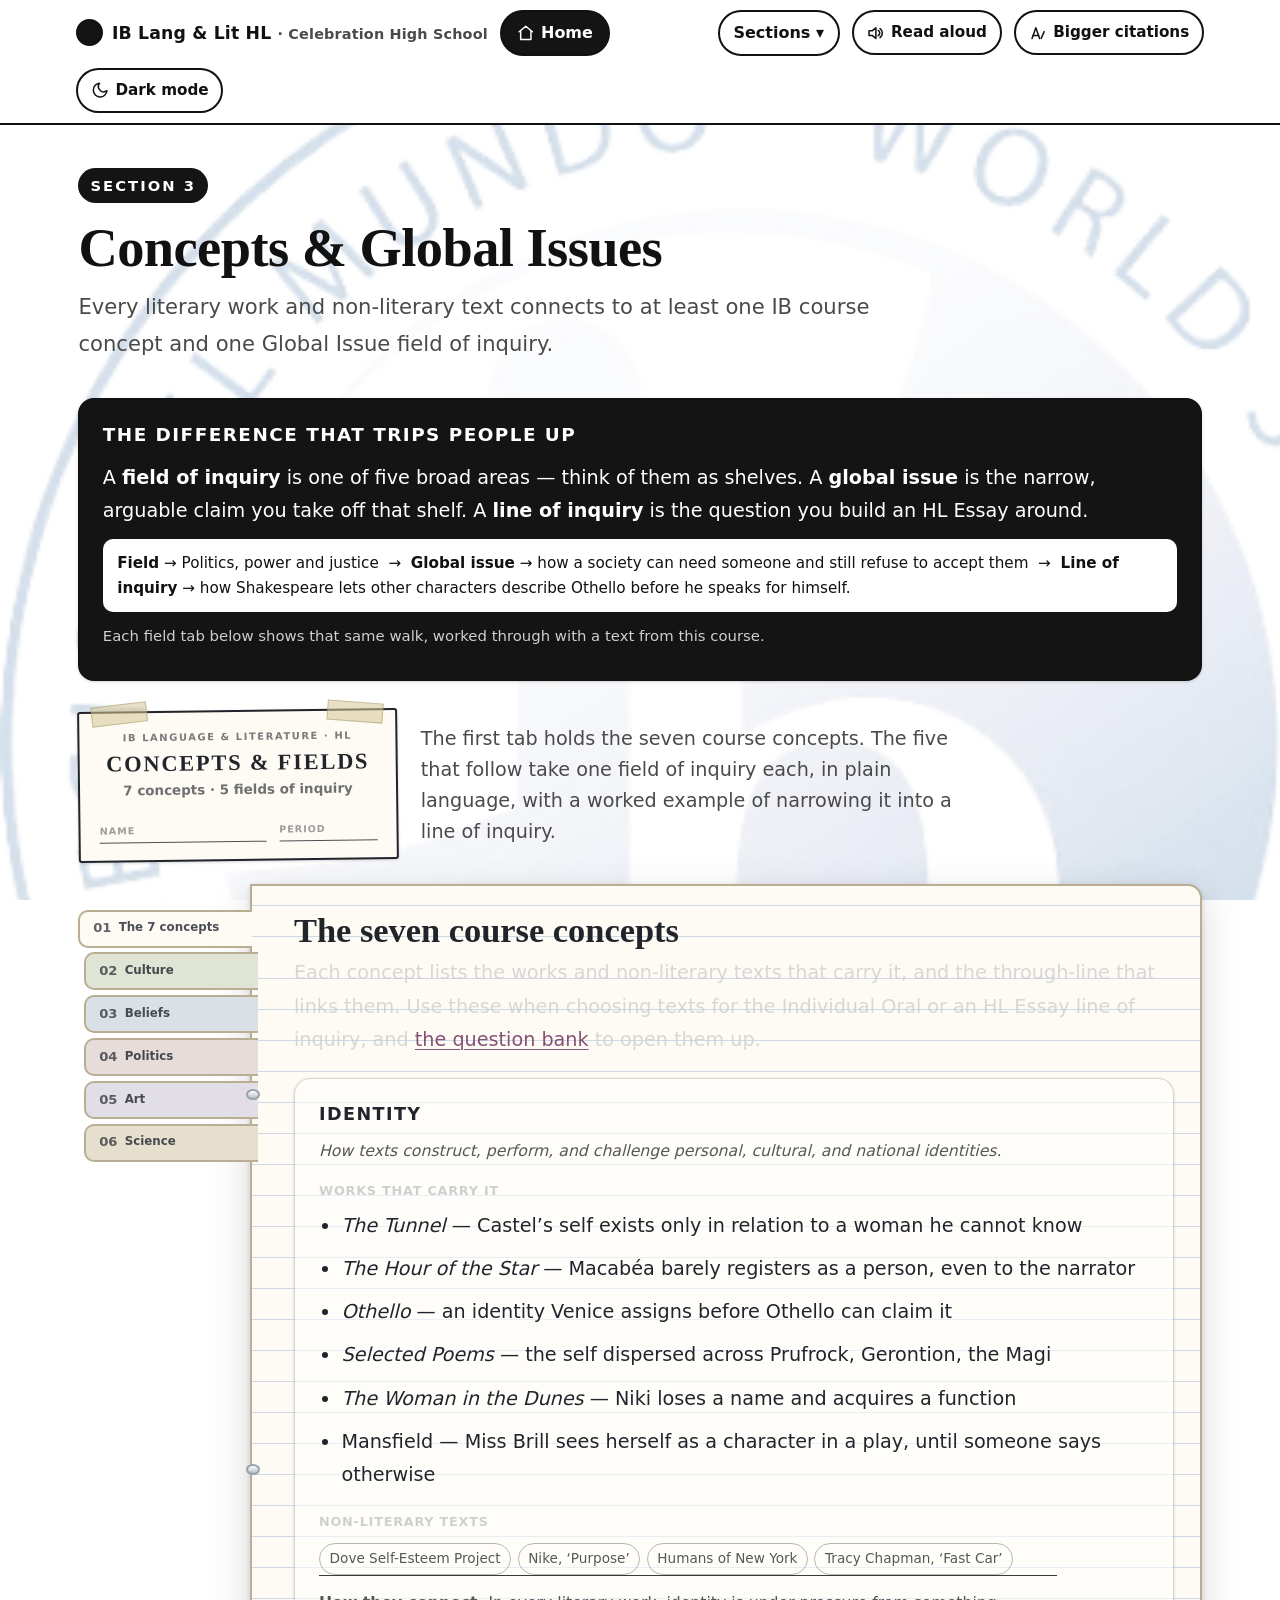
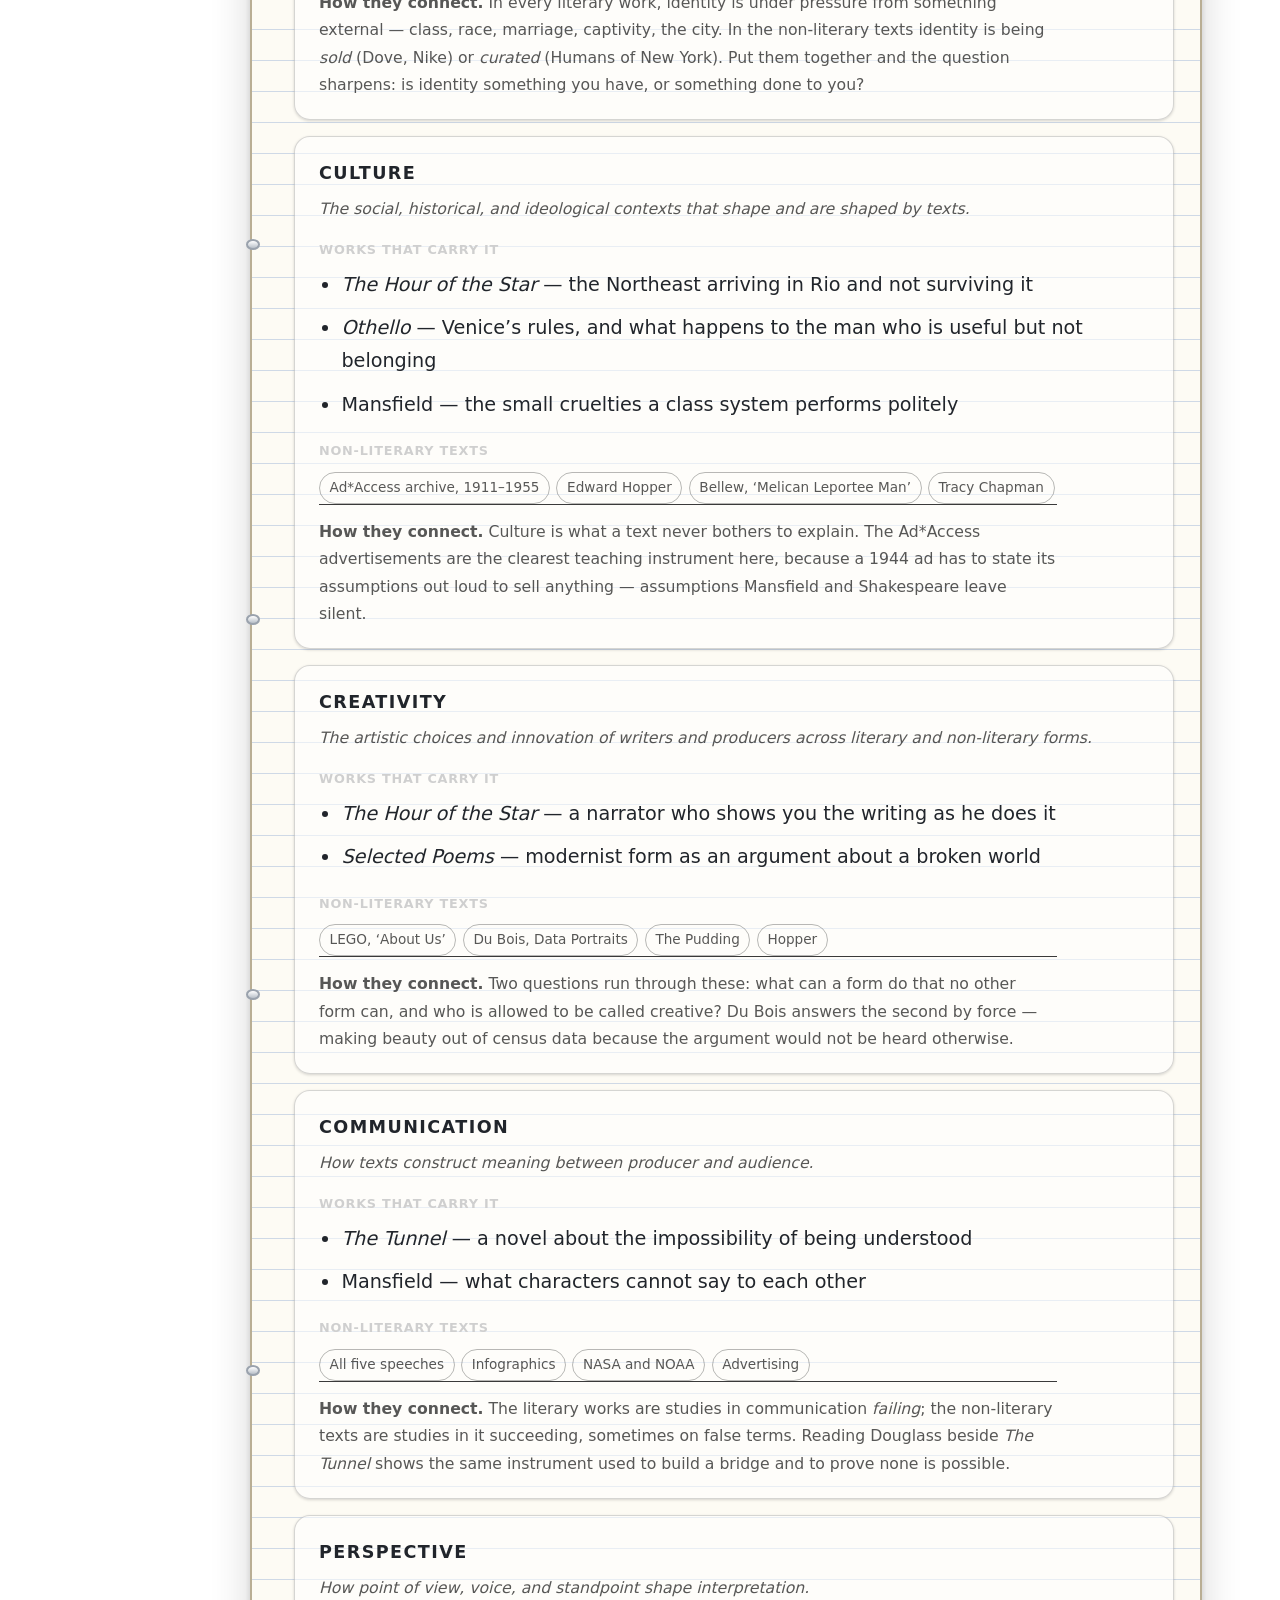
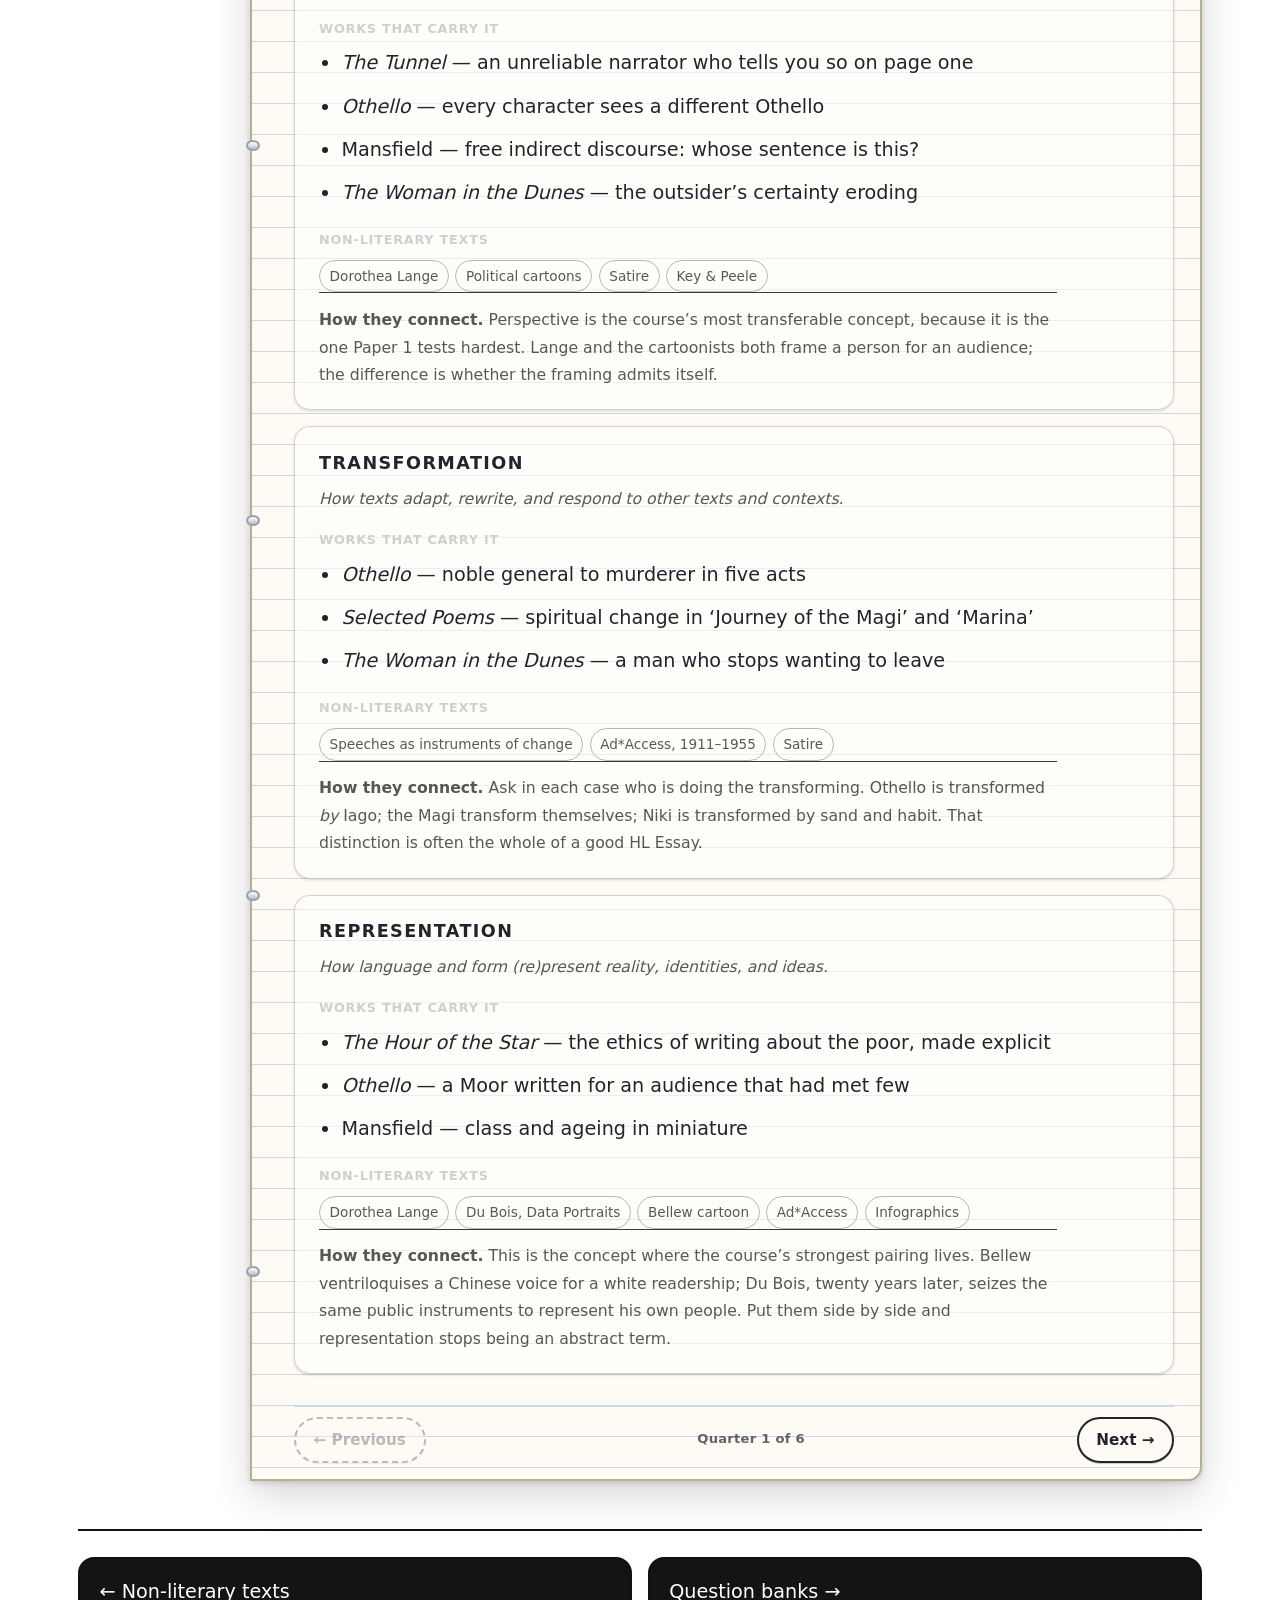
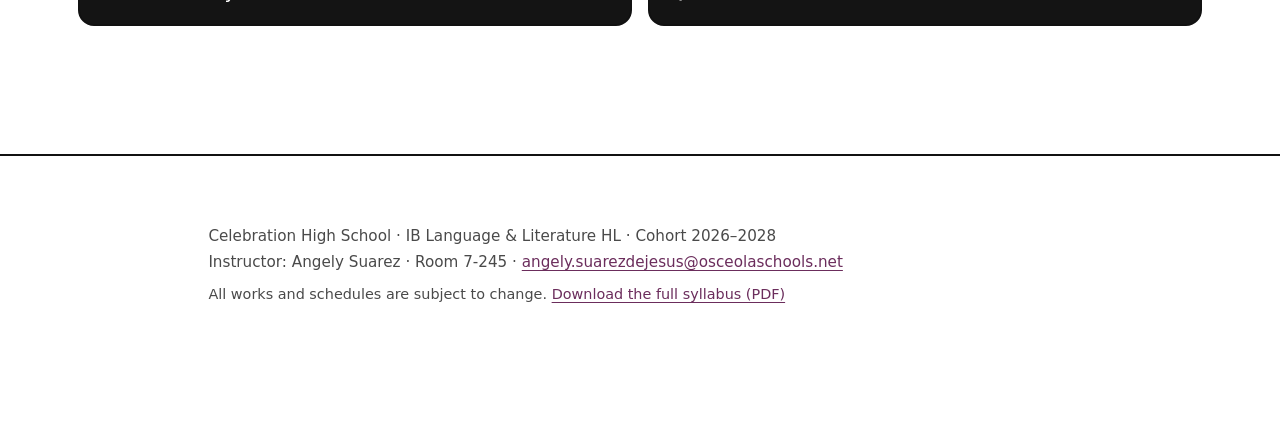
<file: concepts.html>
<!DOCTYPE html>
<html lang="en" data-theme="">
<head>
<meta charset="utf-8">
<meta name="viewport" content="width=device-width, initial-scale=1">
<title>Concepts &amp; Global Issues &mdash; IB Lang &amp; Lit HL</title>
<meta name="description" content="The seven IB course concepts and five global issue fields of inquiry, mapped across the course.">
<link rel="stylesheet" href="assets/style.css?v=chs1">
<link rel="icon" href="data:image/svg+xml,%3Csvg xmlns='http://www.w3.org/2000/svg' viewBox='0 0 100 100'%3E%3Ccircle cx='50' cy='50' r='46' fill='%236b2d5c'/%3E%3Ctext x='50' y='68' font-size='46' text-anchor='middle' fill='%23fff' font-family='Georgia,serif'%3EIB%3C/text%3E%3C/svg%3E">
<script>
  // Set theme before paint to avoid a flash
  (function(){try{var t=localStorage.getItem('chs-ib-theme');if(t==='light'||t==='dark')document.documentElement.setAttribute('data-theme',t);}catch(e){}})();
</script>
</head>
<body>
<a class="skip-link" href="#main">Skip to main content</a>

<div class="bg-emblem" aria-hidden="true">
  <img src="assets/ib-logo.png" alt="" width="447" height="447" decoding="async">
</div>

<div class="sticky-stack">
<header class="topbar">
  <div class="topbar-inner">
    <a class="brand" href="index.html">
      <span class="dot" aria-hidden="true"></span>
      <span>IB Lang &amp; Lit HL <small>&middot; Celebration High School</small></span>
    </a>
    <a class="home-tab" href="index.html"><svg viewBox="0 0 24 24" fill="none" stroke="currentColor" stroke-width="2" stroke-linecap="round" stroke-linejoin="round" aria-hidden="true"><path d="M3 10.5 12 3l9 7.5"/><path d="M5 9.5V21h14V9.5"/></svg><span>Home</span></a>
    <span class="nav-spacer"></span>

    <details class="menu" id="sections-menu">
      <summary aria-label="Jump to a section">Sections &#9662;</summary>
      <div class="menu-panel" role="menu">
        <a href="index.html"><span class="num">&#8962;</span><span>Syllabus home</span></a>
        <a href="works.html"><span class="num">1</span><span>Literary Works (6)</span></a>
        <a href="nonliterary.html"><span class="num">2</span><span>Non-Literary Texts</span></a>
        <a href="concepts.html" aria-current="page"><span class="num">3</span><span>Concepts &amp; Global Issues</span></a>
        <a href="questions.html"><span class="num">4</span><span>Question Banks</span></a>
        <a href="year1.html"><span class="num">5</span><span>Year 1 &middot; 2026&ndash;27</span></a>
        <a href="year2.html"><span class="num">6</span><span>Year 2 &middot; 2027&ndash;28</span></a>
        <a href="assessments.html"><span class="num">7</span><span>Assessments</span></a>
        <a href="policy.html"><span class="num">8</span><span>Course Policies</span></a>
        <a href="citations.html"><span class="num">9</span><span>Citations &mdash; APA &amp; MLA</span></a>
      </div>
    </details>

    <button class="util-btn" id="read-aloud" type="button" aria-pressed="false"
            title="Read this page aloud">
      <svg viewBox="0 0 24 24" fill="none" stroke="currentColor" stroke-width="2" stroke-linecap="round" stroke-linejoin="round" aria-hidden="true"><path d="M4 9v6h4l5 4V5L8 9H4Z"/><path d="M16 8.5a4 4 0 0 1 0 7"/><path d="M18.5 6a7.5 7.5 0 0 1 0 12"/></svg><span class="label">Read aloud</span>
    </button>

    <button class="util-btn" id="cite-size" type="button" aria-pressed="false"
            title="Citations are set in 6px small print. Enlarge them to read.">
      <svg viewBox="0 0 24 24" fill="none" stroke="currentColor" stroke-width="2" stroke-linecap="round" stroke-linejoin="round" aria-hidden="true"><path d="M4 19 9 5l5 14"/><path d="M5.5 15h7"/><path d="M16 19l4-9 0 0"/></svg><span class="label">Bigger citations</span>
    </button>

    <button class="util-btn" id="theme-toggle" type="button" aria-pressed="false"
            title="Switch colour theme">
      <svg class="icon-sun" viewBox="0 0 24 24" fill="none" stroke="currentColor" stroke-width="2" stroke-linecap="round" stroke-linejoin="round" aria-hidden="true"><circle cx="12" cy="12" r="4"/><path d="M12 2v2M12 20v2M4.9 4.9l1.4 1.4M17.7 17.7l1.4 1.4M2 12h2M20 12h2M4.9 19.1l1.4-1.4M17.7 6.3l1.4-1.4"/></svg><svg class="icon-moon" viewBox="0 0 24 24" fill="none" stroke="currentColor" stroke-width="2" stroke-linecap="round" stroke-linejoin="round" aria-hidden="true"><path d="M21 12.8A9 9 0 1 1 11.2 3a7 7 0 0 0 9.8 9.8Z"/></svg><span class="label">Dark mode</span>
    </button>
  </div>
</header>

<div class="reader-bar" id="reader-bar" role="region" aria-label="Read aloud controls">
  <div class="reader-inner">
    <strong>&#128266; Reading aloud</strong>
    <button class="rbtn" id="reader-playpause" type="button">&#9208; Pause</button>
    <button class="rbtn" id="reader-restart" type="button">&#8635; Restart</button>
    <button class="rbtn" id="reader-stop" type="button">&#9632; Stop</button>
    <label>Voice
      <select id="reader-voice" aria-label="Choose a voice"></select>
    </label>
    <label>Speed
      <select id="reader-rate" aria-label="Reading speed">
        <option value="0.75">0.75&times;</option>
        <option value="0.9">0.9&times;</option>
        <option value="1" selected>1&times;</option>
        <option value="1.15">1.15&times;</option>
        <option value="1.35">1.35&times;</option>
      </select>
    </label>
    <span class="reader-status" id="reader-status" aria-live="polite"></span>
  </div>
</div>
</div>
<main id="main" tabindex="-1">
  <div class="wrap wide">
    <div class="page-head"><span class="eyebrow">Section 3</span><h1>Concepts &amp; Global Issues</h1><p class="lede">Every literary work and non-literary text connects to at least one IB course concept and one Global Issue field of inquiry.</p></div>

    <div class="defbox">
      <h3>The difference that trips people up</h3>
      <p>A <strong>field of inquiry</strong> is one of five broad areas &mdash; think of them as
      shelves. A <strong>global issue</strong> is the narrow, arguable claim you take off that
      shelf. A <strong>line of inquiry</strong> is the question you build an HL Essay around.</p>
      <p class="defbox-eg"><strong>Field</strong> &rarr; Politics, power and justice &nbsp;&rarr;&nbsp;
      <strong>Global issue</strong> &rarr; how a society can need someone and still refuse to accept
      them &nbsp;&rarr;&nbsp; <strong>Line of inquiry</strong> &rarr; how Shakespeare lets other
      characters describe Othello before he speaks for himself.</p>
      <p class="defbox-foot">Each field tab below shows that same walk, worked through with a text
      from this course.</p>
    </div>
    <div class="nb-cover">
      <div class="nb-label">
        <span class="nb-label-top">IB Language &amp; Literature &middot; HL</span>
        <h3>Concepts &amp; Fields</h3>
        <span class="nb-label-sub">7 concepts &middot; 5 fields of inquiry</span>
        <div class="nb-label-rules">
          <span><i>Name</i></span>
          <span><i>Period</i></span>
        </div>
      </div>
      <p class="nb-cover-meta">The first tab holds the seven course concepts. The five that follow take one field of inquiry each, in plain language, with a worked example of narrowing it into a line of inquiry.</p>
    </div>
    <div class="notebook notebook-quarters">
      <div class="nb-spiral" aria-hidden="true">
        <span></span><span></span><span></span><span></span><span></span>
        <span></span><span></span><span></span><span></span><span></span>
      </div>
      <div class="nb-tabs" role="tablist" aria-label="Concepts &amp; Fields" aria-orientation="vertical">
        <button role="tab" id="tab-cn-1" aria-controls="pg-cn-1" aria-selected="true" tabindex="0" class="nb-tab is-active"><span class="nb-tab-num">01</span><span class="nb-tab-label">The 7 concepts</span></button>
        <button role="tab" id="tab-cn-2" aria-controls="pg-cn-2" aria-selected="false" tabindex="-1" class="nb-tab"><span class="nb-tab-num">02</span><span class="nb-tab-label">Culture</span></button>
        <button role="tab" id="tab-cn-3" aria-controls="pg-cn-3" aria-selected="false" tabindex="-1" class="nb-tab"><span class="nb-tab-num">03</span><span class="nb-tab-label">Beliefs</span></button>
        <button role="tab" id="tab-cn-4" aria-controls="pg-cn-4" aria-selected="false" tabindex="-1" class="nb-tab"><span class="nb-tab-num">04</span><span class="nb-tab-label">Politics</span></button>
        <button role="tab" id="tab-cn-5" aria-controls="pg-cn-5" aria-selected="false" tabindex="-1" class="nb-tab"><span class="nb-tab-num">05</span><span class="nb-tab-label">Art</span></button>
        <button role="tab" id="tab-cn-6" aria-controls="pg-cn-6" aria-selected="false" tabindex="-1" class="nb-tab"><span class="nb-tab-num">06</span><span class="nb-tab-label">Science</span></button>
      </div>
      <div class="nb-book">
        <div role="tabpanel" id="pg-cn-1" aria-labelledby="tab-cn-1" class="nb-page is-active">
  <section class="qbank"><h2>The seven course concepts</h2><p class="qnote">Each concept lists the works and non-literary texts that carry it, and the through-line that links them. Use these when choosing texts for the Individual Oral or an HL Essay line of inquiry, and <a href="questions.html#concepts-q">the question bank</a> to open them up.</p><div class="concept-stack">      <div class="concept-card wide-card">
        <h3>Identity</h3>
        <p class="concept-def">How texts construct, perform, and challenge personal, cultural, and national identities.</p>
        <h4>Works that carry it</h4>
        <ul class="clean concept-works"><li><em>The Tunnel</em> &mdash; Castel&rsquo;s self exists only in relation to a woman he cannot know</li><li><em>The Hour of the Star</em> &mdash; Macab&eacute;a barely registers as a person, even to the narrator</li><li><em>Othello</em> &mdash; an identity Venice assigns before Othello can claim it</li><li><em>Selected Poems</em> &mdash; the self dispersed across Prufrock, Gerontion, the Magi</li><li><em>The Woman in the Dunes</em> &mdash; Niki loses a name and acquires a function</li><li>Mansfield &mdash; Miss Brill sees herself as a character in a play, until someone says otherwise</li></ul>
        <h4>Non-literary texts</h4>
        <ul class="nl-list"><li><span class="nl-chip">Dove Self-Esteem Project</span></li><li><span class="nl-chip">Nike, &lsquo;Purpose&rsquo;</span></li><li><span class="nl-chip">Humans of New York</span></li><li><span class="nl-chip">Tracy Chapman, &lsquo;Fast Car&rsquo;</span></li></ul>
        <p class="concept-connect"><strong>How they connect.</strong> In every literary work, identity is under pressure from something external &mdash; class, race, marriage, captivity, the city. In the non-literary texts identity is being <em>sold</em> (Dove, Nike) or <em>curated</em> (Humans of New York). Put them together and the question sharpens: is identity something you have, or something done to you?</p>
      </div>
      <div class="concept-card wide-card">
        <h3>Culture</h3>
        <p class="concept-def">The social, historical, and ideological contexts that shape and are shaped by texts.</p>
        <h4>Works that carry it</h4>
        <ul class="clean concept-works"><li><em>The Hour of the Star</em> &mdash; the Northeast arriving in Rio and not surviving it</li><li><em>Othello</em> &mdash; Venice&rsquo;s rules, and what happens to the man who is useful but not belonging</li><li>Mansfield &mdash; the small cruelties a class system performs politely</li></ul>
        <h4>Non-literary texts</h4>
        <ul class="nl-list"><li><span class="nl-chip">Ad*Access archive, 1911&ndash;1955</span></li><li><span class="nl-chip">Edward Hopper</span></li><li><span class="nl-chip">Bellew, &lsquo;Melican Leportee Man&rsquo;</span></li><li><span class="nl-chip">Tracy Chapman</span></li></ul>
        <p class="concept-connect"><strong>How they connect.</strong> Culture is what a text never bothers to explain. The Ad*Access advertisements are the clearest teaching instrument here, because a 1944 ad has to state its assumptions out loud to sell anything &mdash; assumptions Mansfield and Shakespeare leave silent.</p>
      </div>
      <div class="concept-card wide-card">
        <h3>Creativity</h3>
        <p class="concept-def">The artistic choices and innovation of writers and producers across literary and non-literary forms.</p>
        <h4>Works that carry it</h4>
        <ul class="clean concept-works"><li><em>The Hour of the Star</em> &mdash; a narrator who shows you the writing as he does it</li><li><em>Selected Poems</em> &mdash; modernist form as an argument about a broken world</li></ul>
        <h4>Non-literary texts</h4>
        <ul class="nl-list"><li><span class="nl-chip">LEGO, &lsquo;About Us&rsquo;</span></li><li><span class="nl-chip">Du Bois, Data Portraits</span></li><li><span class="nl-chip">The Pudding</span></li><li><span class="nl-chip">Hopper</span></li></ul>
        <p class="concept-connect"><strong>How they connect.</strong> Two questions run through these: what can a form do that no other form can, and who is allowed to be called creative? Du Bois answers the second by force &mdash; making beauty out of census data because the argument would not be heard otherwise.</p>
      </div>
      <div class="concept-card wide-card">
        <h3>Communication</h3>
        <p class="concept-def">How texts construct meaning between producer and audience.</p>
        <h4>Works that carry it</h4>
        <ul class="clean concept-works"><li><em>The Tunnel</em> &mdash; a novel about the impossibility of being understood</li><li>Mansfield &mdash; what characters cannot say to each other</li></ul>
        <h4>Non-literary texts</h4>
        <ul class="nl-list"><li><span class="nl-chip">All five speeches</span></li><li><span class="nl-chip">Infographics</span></li><li><span class="nl-chip">NASA and NOAA</span></li><li><span class="nl-chip">Advertising</span></li></ul>
        <p class="concept-connect"><strong>How they connect.</strong> The literary works are studies in communication <em>failing</em>; the non-literary texts are studies in it succeeding, sometimes on false terms. Reading Douglass beside <em>The Tunnel</em> shows the same instrument used to build a bridge and to prove none is possible.</p>
      </div>
      <div class="concept-card wide-card">
        <h3>Perspective</h3>
        <p class="concept-def">How point of view, voice, and standpoint shape interpretation.</p>
        <h4>Works that carry it</h4>
        <ul class="clean concept-works"><li><em>The Tunnel</em> &mdash; an unreliable narrator who tells you so on page one</li><li><em>Othello</em> &mdash; every character sees a different Othello</li><li>Mansfield &mdash; free indirect discourse: whose sentence is this?</li><li><em>The Woman in the Dunes</em> &mdash; the outsider&rsquo;s certainty eroding</li></ul>
        <h4>Non-literary texts</h4>
        <ul class="nl-list"><li><span class="nl-chip">Dorothea Lange</span></li><li><span class="nl-chip">Political cartoons</span></li><li><span class="nl-chip">Satire</span></li><li><span class="nl-chip">Key &amp; Peele</span></li></ul>
        <p class="concept-connect"><strong>How they connect.</strong> Perspective is the course&rsquo;s most transferable concept, because it is the one Paper 1 tests hardest. Lange and the cartoonists both frame a person for an audience; the difference is whether the framing admits itself.</p>
      </div>
      <div class="concept-card wide-card">
        <h3>Transformation</h3>
        <p class="concept-def">How texts adapt, rewrite, and respond to other texts and contexts.</p>
        <h4>Works that carry it</h4>
        <ul class="clean concept-works"><li><em>Othello</em> &mdash; noble general to murderer in five acts</li><li><em>Selected Poems</em> &mdash; spiritual change in &lsquo;Journey of the Magi&rsquo; and &lsquo;Marina&rsquo;</li><li><em>The Woman in the Dunes</em> &mdash; a man who stops wanting to leave</li></ul>
        <h4>Non-literary texts</h4>
        <ul class="nl-list"><li><span class="nl-chip">Speeches as instruments of change</span></li><li><span class="nl-chip">Ad*Access, 1911&ndash;1955</span></li><li><span class="nl-chip">Satire</span></li></ul>
        <p class="concept-connect"><strong>How they connect.</strong> Ask in each case who is doing the transforming. Othello is transformed <em>by</em> Iago; the Magi transform themselves; Niki is transformed by sand and habit. That distinction is often the whole of a good HL Essay.</p>
      </div>
      <div class="concept-card wide-card">
        <h3>Representation</h3>
        <p class="concept-def">How language and form (re)present reality, identities, and ideas.</p>
        <h4>Works that carry it</h4>
        <ul class="clean concept-works"><li><em>The Hour of the Star</em> &mdash; the ethics of writing about the poor, made explicit</li><li><em>Othello</em> &mdash; a Moor written for an audience that had met few</li><li>Mansfield &mdash; class and ageing in miniature</li></ul>
        <h4>Non-literary texts</h4>
        <ul class="nl-list"><li><span class="nl-chip">Dorothea Lange</span></li><li><span class="nl-chip">Du Bois, Data Portraits</span></li><li><span class="nl-chip">Bellew cartoon</span></li><li><span class="nl-chip">Ad*Access</span></li><li><span class="nl-chip">Infographics</span></li></ul>
        <p class="concept-connect"><strong>How they connect.</strong> This is the concept where the course&rsquo;s strongest pairing lives. Bellew ventriloquises a Chinese voice for a white readership; Du Bois, twenty years later, seizes the same public instruments to represent his own people. Put them side by side and representation stops being an abstract term.</p>
      </div></div></section>
        </div>
        <div role="tabpanel" id="pg-cn-2" aria-labelledby="tab-cn-2" class="nb-page" hidden>
      <div class="field-card" id="culture">
        <h3><span class="gi gi-culture">Culture, identity and community</span></h3>
        <p class="field-plain">This field is about <strong>belonging</strong> &mdash; who is let in, who is kept out, and what it costs to be either. It covers family, class, race, ethnicity, nationality and religion, and what happens when people move between communities.</p>
        <h4>Questions this field asks</h4>
        <ul class="field-asks"><li>Who decides whether this person belongs?</li><li>What does the text treat as normal, and who does that normal exclude?</li><li>What does a character have to hide, perform or give up in order to be accepted?</li></ul>
        <h4>From topic to line of inquiry</h4>
        <div class="loi-ladder"><div class="loi-row"><span class="loi-tag loi-0">Too broad</span><span class="loi-text">&ldquo;Identity in <em>The Hour of the Star</em>.&rdquo;</span></div><div class="loi-row"><span class="loi-tag loi-1">Getting there</span><span class="loi-text">&ldquo;How poverty makes Macab&eacute;a invisible.&rdquo;</span></div><div class="loi-row"><span class="loi-tag loi-2">A line of inquiry</span><span class="loi-text">&ldquo;How Lispector uses a narrator who cannot stop apologising to show that even sympathetic representation can erase the person it describes.&rdquo;</span></div></div>
        <p class="field-ib"><span class="ib-label">IB wording</span> How texts explore family, class, race, ethnicity, nationality and religion, and how these shape individuals and societies &mdash; including migration, colonialism and nationalism.</p>
        <p class="cover"><strong>Literary works (primary):</strong> <em>The Tunnel</em>, <em>The Hour of the Star</em>, <em>Selected Short Stories</em></p>
        <details><summary>Non-literary texts available for this field (11)</summary>
        <ul class="clean"><li>Ad*Access &mdash; &ldquo;Towards a day less war!&rdquo;</li><li>Dorothea Lange &mdash; full photo essay</li><li>Edward Hopper &mdash; <em>Automat</em>, <em>Morning Sun</em></li><li>Edward Hopper &mdash; <em>Nighthawks</em>, <em>Early Sunday Morning</em></li><li>Frank Bellew, &ldquo;Melican Leportee Man&rdquo; (1879)</li><li>Humans of New York</li><li>Key &amp; Peele, &ldquo;Obama&rsquo;s Anger Translator&rdquo;</li><li>Kreml Hair Tonic, &ldquo;My barber knows women&rdquo; (1944)</li><li>Sojourner Truth, &ldquo;Ain&rsquo;t I a Woman?&rdquo; (1851)</li><li>Tracy Chapman &mdash; &ldquo;Behind the Wall&rdquo;</li><li>Tracy Chapman, <em>Tracy Chapman</em> &mdash; &ldquo;Fast Car&rdquo;</li></ul></details>
      </div>
        </div>
        <div role="tabpanel" id="pg-cn-3" aria-labelledby="tab-cn-3" class="nb-page" hidden>
      <div class="field-card" id="beliefs">
        <h3><span class="gi gi-beliefs">Beliefs, values and education</span></h3>
        <p class="field-plain">This field is about <strong>what a society holds true and teaches to the next generation</strong> &mdash; faith, values, morality, and education itself. It is also about what happens when those beliefs collide, or when someone stops believing.</p>
        <h4>Questions this field asks</h4>
        <ul class="field-asks"><li>What does this text assume is right, and never argue for?</li><li>What is being passed on here &mdash; and who is excluded from receiving it?</li><li>What survives when the belief behind it has gone?</li></ul>
        <h4>From topic to line of inquiry</h4>
        <div class="loi-ladder"><div class="loi-row"><span class="loi-tag loi-0">Too broad</span><span class="loi-text">&ldquo;Religion in Eliot&rsquo;s poetry.&rdquo;</span></div><div class="loi-row"><span class="loi-tag loi-1">Getting there</span><span class="loi-text">&ldquo;Eliot&rsquo;s speakers want faith but cannot reach it.&rdquo;</span></div><div class="loi-row"><span class="loi-tag loi-2">A line of inquiry</span><span class="loi-text">&ldquo;How Eliot uses fragments of prayer and scripture inside secular scenes to show a culture keeping the shape of belief after losing its content.&rdquo;</span></div></div>
        <p class="field-ib"><span class="ib-label">IB wording</span> How texts explore the beliefs and values nurtured in particular societies, how they shape people and educational systems, and the tensions when beliefs conflict.</p>
        <p class="cover"><strong>Literary works (primary):</strong> <em>Selected Poems</em></p>
        <details><summary>Non-literary texts available for this field (1)</summary>
        <ul class="clean"><li>Malala Yousafzai, UN Youth Assembly (2013)</li></ul></details>
      </div>
        </div>
        <div role="tabpanel" id="pg-cn-4" aria-labelledby="tab-cn-4" class="nb-page" hidden>
      <div class="field-card" id="politics">
        <h3><span class="gi gi-politics">Politics, power and justice</span></h3>
        <p class="field-plain">This field is about <strong>power</strong> &mdash; who holds it, how they got it, how it is used, and how people resist it. It covers rights, law, government, wealth and inequality, and it is the field most global issues end up touching.</p>
        <h4>Questions this field asks</h4>
        <ul class="field-asks"><li>Who has power in this text, and where does it actually come from?</li><li>Who is allowed to speak, who is spoken about, and who is silent?</li><li>What injustice does the text expect you to accept without noticing?</li></ul>
        <h4>From topic to line of inquiry</h4>
        <div class="loi-ladder"><div class="loi-row"><span class="loi-tag loi-0">Too broad</span><span class="loi-text">&ldquo;Racism in <em>Othello</em>.&rdquo;</span></div><div class="loi-row"><span class="loi-tag loi-1">Getting there</span><span class="loi-text">&ldquo;Venice needs Othello but never accepts him.&rdquo;</span></div><div class="loi-row"><span class="loi-tag loi-2">A line of inquiry</span><span class="loi-text">&ldquo;How Shakespeare has other characters narrate Othello before he speaks, so that his identity arrives already written by the people who exclude him.&rdquo;</span></div></div>
        <p class="field-ib"><span class="ib-label">IB wording</span> How texts explore rights and responsibilities, government and institutions, hierarchies of power, the distribution of wealth, the limits of law, equality and human rights.</p>
        <p class="cover"><strong>Literary works (primary):</strong> <em>Othello</em></p>
        <details><summary>Non-literary texts available for this field (6)</summary>
        <ul class="clean"><li>&ldquo;The Rich Growing Richer&hellip;&rdquo; (1871)</li><li>Dorothea Lange &mdash; <em>Damaged Child</em>, <em>Migrant Mother</em></li><li>Frederick Douglass, &ldquo;What to the Slave Is the Fourth of July?&rdquo; (1852)</li><li>Martin Luther King Jr., &ldquo;I Have a Dream&rdquo; (1963)</li><li>Swift, &ldquo;A Modest Proposal&rdquo; (1729)</li><li>W. E. B. Du Bois &mdash; Data Portraits (1900)</li></ul></details>
      </div>
        </div>
        <div role="tabpanel" id="pg-cn-5" aria-labelledby="tab-cn-5" class="nb-page" hidden>
      <div class="field-card" id="art">
        <h3><span class="gi gi-art">Art, creativity and the imagination</span></h3>
        <p class="field-plain">This field is about <strong>what art is for</strong> &mdash; how it is made, what it does to the people who encounter it, and who gets to decide what counts as art at all. It includes beauty, craft, imagination, and the ways art can challenge how we see.</p>
        <h4>Questions this field asks</h4>
        <ul class="field-asks"><li>What can this form do that no other form could?</li><li>What is art asked to do here &mdash; console, provoke, sell, or record?</li><li>Who is allowed to be called an artist, and who is left out of that word?</li></ul>
        <h4>From topic to line of inquiry</h4>
        <div class="loi-ladder"><div class="loi-row"><span class="loi-tag loi-0">Too broad</span><span class="loi-text">&ldquo;Creativity in advertising.&rdquo;</span></div><div class="loi-row"><span class="loi-tag loi-1">Getting there</span><span class="loi-text">&ldquo;Advertisements borrow the techniques of art.&rdquo;</span></div><div class="loi-row"><span class="loi-tag loi-2">A line of inquiry</span><span class="loi-text">&ldquo;How the LEGO brand site uses the visual language of childhood imagination to make buying a product feel like an act of creativity.&rdquo;</span></div></div>
        <p class="field-ib"><span class="ib-label">IB wording</span> How texts explore aesthetic inspiration, craft and beauty &mdash; and the function, value and effects of art in society.</p>
        <p class="cover"><strong>Literary works (primary):</strong> <span class="none">none as primary</span></p>
        <details><summary>Non-literary texts available for this field (0)</summary>
        <ul class="clean"></ul></details>
      </div>
        </div>
        <div role="tabpanel" id="pg-cn-6" aria-labelledby="tab-cn-6" class="nb-page" hidden>
      <div class="field-card" id="science">
        <h3><span class="gi gi-science">Science, technology and the environment</span></h3>
        <p class="field-plain">This field is about <strong>people, technology and the natural world</strong> &mdash; how humans shape the environment and are shaped by it, what technology promises and what it costs, and who carries the consequences of both.</p>
        <h4>Questions this field asks</h4>
        <ul class="field-asks"><li>Is the environment the setting here, a resource, or an agent with its own force?</li><li>What does the technology promise, and what does it quietly take?</li><li>Who suffers the consequence, and who is protected from it?</li></ul>
        <h4>From topic to line of inquiry</h4>
        <div class="loi-ladder"><div class="loi-row"><span class="loi-tag loi-0">Too broad</span><span class="loi-text">&ldquo;Nature in <em>The Woman in the Dunes</em>.&rdquo;</span></div><div class="loi-row"><span class="loi-tag loi-1">Getting there</span><span class="loi-text">&ldquo;The sand controls the villagers&rsquo; lives.&rdquo;</span></div><div class="loi-row"><span class="loi-tag loi-2">A line of inquiry</span><span class="loi-text">&ldquo;How Abe makes sand behave like an institution &mdash; patient, impersonal and impossible to argue with &mdash; so that surviving nature and obeying a society become the same act.&rdquo;</span></div></div>
        <p class="field-ib"><span class="ib-label">IB wording</span> How texts explore the relationship between humans and the environment, and the implications of technology and media for society.</p>
        <p class="cover"><strong>Literary works (primary):</strong> <em>The Woman in the Dunes</em></p>
        <details><summary>Non-literary texts available for this field (4)</summary>
        <ul class="clean"><li><em>Interstellar</em> (Nolan, 2014)</li><li>Greta Thunberg, UN Climate Action Summit (2019)</li><li>NASA &amp; NOAA climate sites</li><li>Our World in Data &middot; climate infographics</li></ul></details>
      </div>
        </div>
        <div class="nb-nav">
          <button class="nb-arrow nb-prev" type="button" aria-label="Previous">&larr; Previous</button>
          <span class="nb-count" aria-live="polite">Tab 1 of 6</span>
          <button class="nb-arrow nb-next" type="button" aria-label="Next">Next &rarr;</button>
        </div>
      </div>
    </div>
    <nav class="pager" aria-label="Page navigation">
      <a href="nonliterary.html">&larr; Non-literary texts</a>
      <a href="questions.html">Question banks &rarr;</a>
    </nav>

  </div>
</main>

<footer class="site-foot">
  <div class="wrap">
    <p>Celebration High School &middot; IB Language &amp; Literature HL &middot; Cohort 2026&ndash;2028<br>
    Instructor: Angely Suarez &middot; Room 7-245 &middot;
    <a href="mailto:angely.suarezdejesus@osceolaschools.net">angely.suarezdejesus@osceolaschools.net</a></p>
    <p class="foot-note">All works and schedules are subject to change.
    <a href="IB%20HL%20Language%20and%20Literature%2026-27.pdf">Download the full syllabus (PDF)</a></p>
  </div>
</footer>
<script src="assets/app.js?v=chs1"></script>
</body>
</html>
</file>
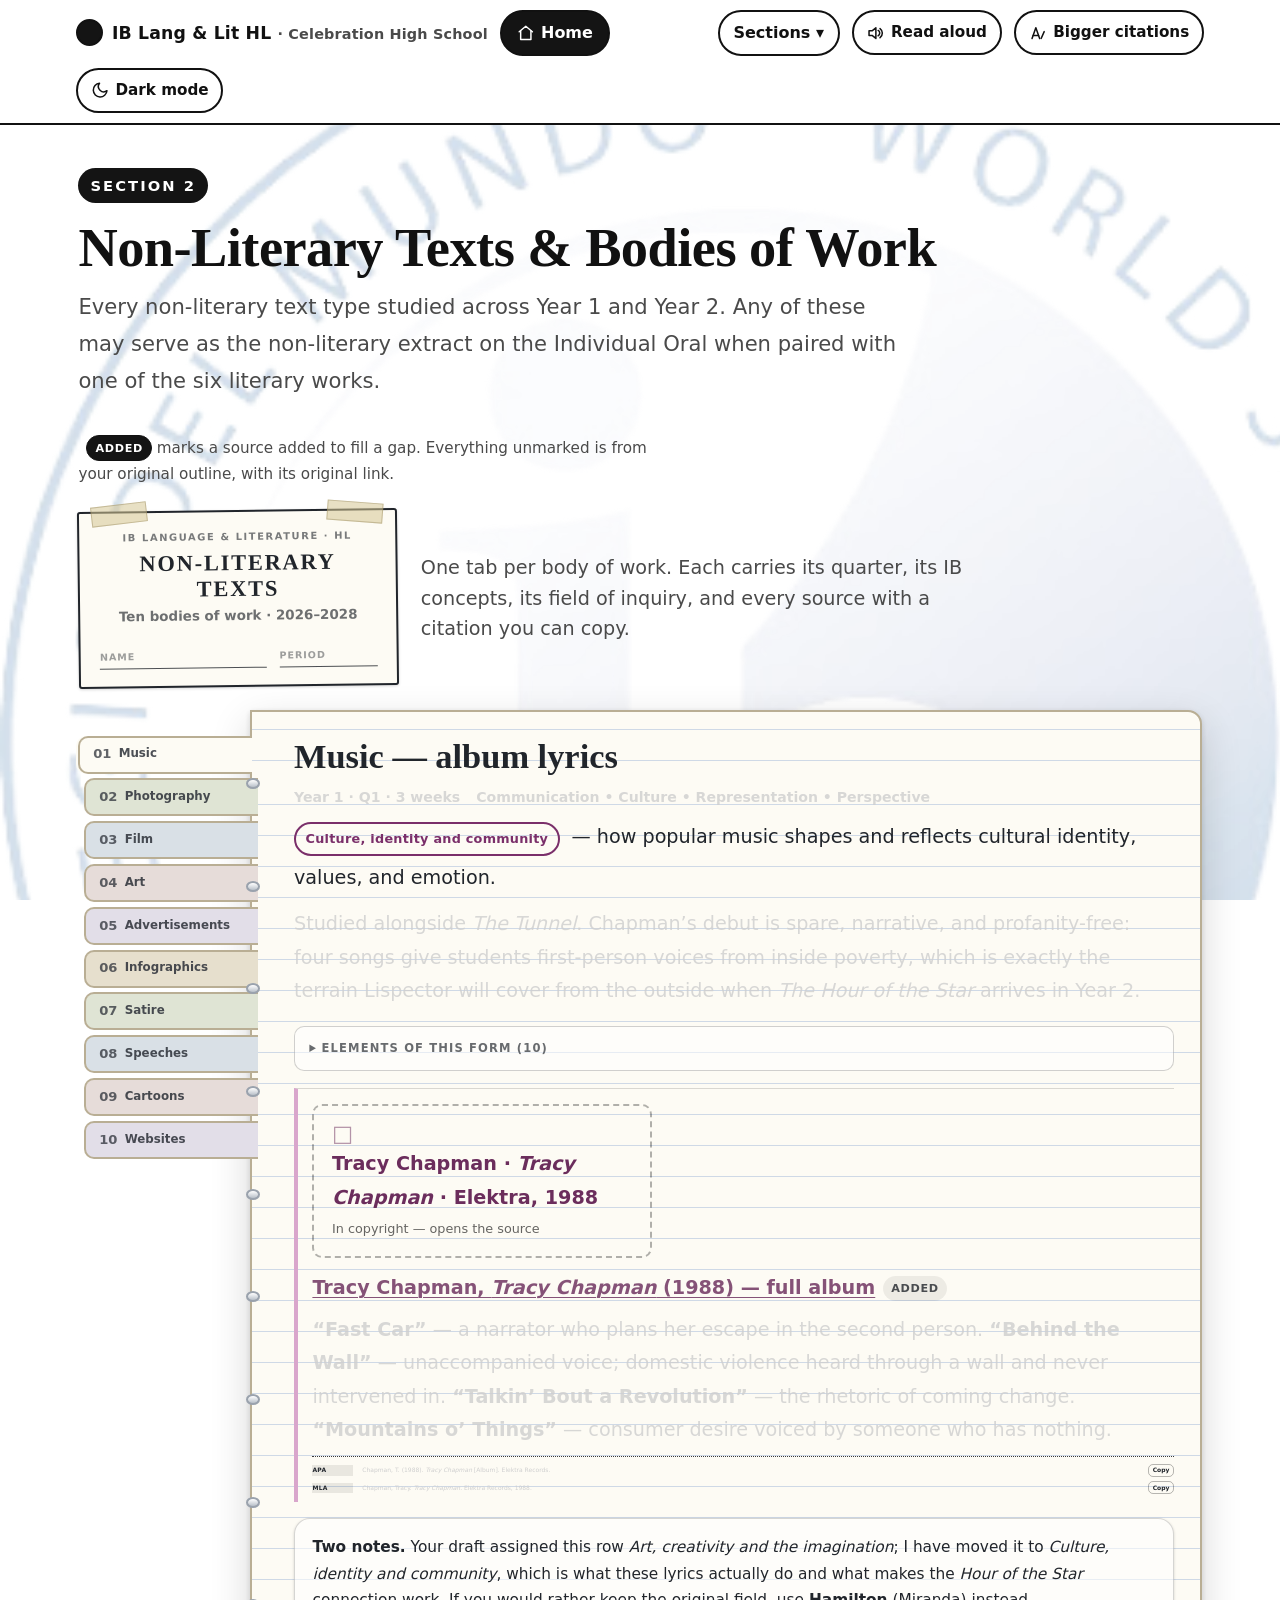
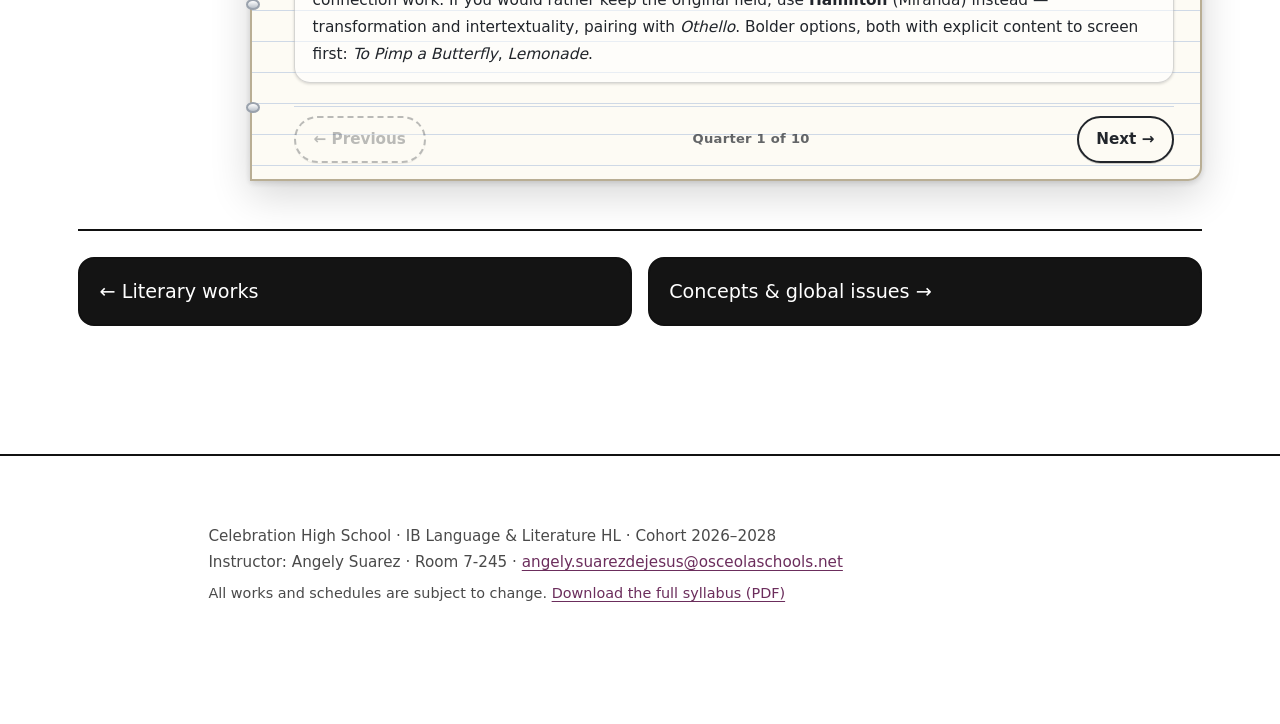
<file: nonliterary.html>
<!DOCTYPE html>
<html lang="en" data-theme="">
<head>
<meta charset="utf-8">
<meta name="viewport" content="width=device-width, initial-scale=1">
<title>Non-Literary Texts &mdash; IB Lang &amp; Lit HL</title>
<meta name="description" content="Every non-literary body of work in the course, with sources mapped to IB concepts and global issues.">
<link rel="stylesheet" href="assets/style.css?v=chs1">
<link rel="icon" href="data:image/svg+xml,%3Csvg xmlns='http://www.w3.org/2000/svg' viewBox='0 0 100 100'%3E%3Ccircle cx='50' cy='50' r='46' fill='%236b2d5c'/%3E%3Ctext x='50' y='68' font-size='46' text-anchor='middle' fill='%23fff' font-family='Georgia,serif'%3EIB%3C/text%3E%3C/svg%3E">
<script>
  // Set theme before paint to avoid a flash
  (function(){try{var t=localStorage.getItem('chs-ib-theme');if(t==='light'||t==='dark')document.documentElement.setAttribute('data-theme',t);}catch(e){}})();
</script>
</head>
<body>
<a class="skip-link" href="#main">Skip to main content</a>

<div class="bg-emblem" aria-hidden="true">
  <img src="assets/ib-logo.png" alt="" width="447" height="447" decoding="async">
</div>

<div class="sticky-stack">
<header class="topbar">
  <div class="topbar-inner">
    <a class="brand" href="index.html">
      <span class="dot" aria-hidden="true"></span>
      <span>IB Lang &amp; Lit HL <small>&middot; Celebration High School</small></span>
    </a>
    <a class="home-tab" href="index.html"><svg viewBox="0 0 24 24" fill="none" stroke="currentColor" stroke-width="2" stroke-linecap="round" stroke-linejoin="round" aria-hidden="true"><path d="M3 10.5 12 3l9 7.5"/><path d="M5 9.5V21h14V9.5"/></svg><span>Home</span></a>
    <span class="nav-spacer"></span>

    <details class="menu" id="sections-menu">
      <summary aria-label="Jump to a section">Sections &#9662;</summary>
      <div class="menu-panel" role="menu">
        <a href="index.html"><span class="num">&#8962;</span><span>Syllabus home</span></a>
        <a href="works.html"><span class="num">1</span><span>Literary Works (6)</span></a>
        <a href="nonliterary.html" aria-current="page"><span class="num">2</span><span>Non-Literary Texts</span></a>
        <a href="concepts.html"><span class="num">3</span><span>Concepts &amp; Global Issues</span></a>
        <a href="questions.html"><span class="num">4</span><span>Question Banks</span></a>
        <a href="year1.html"><span class="num">5</span><span>Year 1 &middot; 2026&ndash;27</span></a>
        <a href="year2.html"><span class="num">6</span><span>Year 2 &middot; 2027&ndash;28</span></a>
        <a href="assessments.html"><span class="num">7</span><span>Assessments</span></a>
        <a href="policy.html"><span class="num">8</span><span>Course Policies</span></a>
        <a href="citations.html"><span class="num">9</span><span>Citations &mdash; APA &amp; MLA</span></a>
      </div>
    </details>

    <button class="util-btn" id="read-aloud" type="button" aria-pressed="false"
            title="Read this page aloud">
      <svg viewBox="0 0 24 24" fill="none" stroke="currentColor" stroke-width="2" stroke-linecap="round" stroke-linejoin="round" aria-hidden="true"><path d="M4 9v6h4l5 4V5L8 9H4Z"/><path d="M16 8.5a4 4 0 0 1 0 7"/><path d="M18.5 6a7.5 7.5 0 0 1 0 12"/></svg><span class="label">Read aloud</span>
    </button>

    <button class="util-btn" id="cite-size" type="button" aria-pressed="false"
            title="Citations are set in 6px small print. Enlarge them to read.">
      <svg viewBox="0 0 24 24" fill="none" stroke="currentColor" stroke-width="2" stroke-linecap="round" stroke-linejoin="round" aria-hidden="true"><path d="M4 19 9 5l5 14"/><path d="M5.5 15h7"/><path d="M16 19l4-9 0 0"/></svg><span class="label">Bigger citations</span>
    </button>

    <button class="util-btn" id="theme-toggle" type="button" aria-pressed="false"
            title="Switch colour theme">
      <svg class="icon-sun" viewBox="0 0 24 24" fill="none" stroke="currentColor" stroke-width="2" stroke-linecap="round" stroke-linejoin="round" aria-hidden="true"><circle cx="12" cy="12" r="4"/><path d="M12 2v2M12 20v2M4.9 4.9l1.4 1.4M17.7 17.7l1.4 1.4M2 12h2M20 12h2M4.9 19.1l1.4-1.4M17.7 6.3l1.4-1.4"/></svg><svg class="icon-moon" viewBox="0 0 24 24" fill="none" stroke="currentColor" stroke-width="2" stroke-linecap="round" stroke-linejoin="round" aria-hidden="true"><path d="M21 12.8A9 9 0 1 1 11.2 3a7 7 0 0 0 9.8 9.8Z"/></svg><span class="label">Dark mode</span>
    </button>
  </div>
</header>

<div class="reader-bar" id="reader-bar" role="region" aria-label="Read aloud controls">
  <div class="reader-inner">
    <strong>&#128266; Reading aloud</strong>
    <button class="rbtn" id="reader-playpause" type="button">&#9208; Pause</button>
    <button class="rbtn" id="reader-restart" type="button">&#8635; Restart</button>
    <button class="rbtn" id="reader-stop" type="button">&#9632; Stop</button>
    <label>Voice
      <select id="reader-voice" aria-label="Choose a voice"></select>
    </label>
    <label>Speed
      <select id="reader-rate" aria-label="Reading speed">
        <option value="0.75">0.75&times;</option>
        <option value="0.9">0.9&times;</option>
        <option value="1" selected>1&times;</option>
        <option value="1.15">1.15&times;</option>
        <option value="1.35">1.35&times;</option>
      </select>
    </label>
    <span class="reader-status" id="reader-status" aria-live="polite"></span>
  </div>
</div>
</div>
<main id="main" tabindex="-1">
  <div class="wrap wide">
    <div class="page-head"><span class="eyebrow">Section 2</span><h1>Non-Literary Texts &amp; Bodies of Work</h1><p class="lede">Every non-literary text type studied across Year 1 and Year 2. Any of these may serve as the non-literary extract on the Individual Oral when paired with one of the six literary works.</p></div>

    <p class="legend"><span class="tag-new">added</span> marks a source added to fill a gap. Everything unmarked is from your original outline, with its original link.</p>
    <div class="nb-cover">
      <div class="nb-label">
        <span class="nb-label-top">IB Language &amp; Literature &middot; HL</span>
        <h3>Non-Literary Texts</h3>
        <span class="nb-label-sub">Ten bodies of work &middot; 2026&ndash;2028</span>
        <div class="nb-label-rules">
          <span><i>Name</i></span>
          <span><i>Period</i></span>
        </div>
      </div>
      <p class="nb-cover-meta">One tab per body of work. Each carries its quarter, its IB concepts, its field of inquiry, and every source with a citation you can copy.</p>
    </div>
    <div class="notebook notebook-quarters">
      <div class="nb-spiral" aria-hidden="true">
        <span></span><span></span><span></span><span></span><span></span>
        <span></span><span></span><span></span><span></span><span></span>
      </div>
      <div class="nb-tabs" role="tablist" aria-label="Non-Literary Texts" aria-orientation="vertical">
        <button role="tab" id="tab-nl-1" aria-controls="pg-nl-1" aria-selected="true" tabindex="0" class="nb-tab is-active"><span class="nb-tab-num">01</span><span class="nb-tab-label">Music</span></button>
        <button role="tab" id="tab-nl-2" aria-controls="pg-nl-2" aria-selected="false" tabindex="-1" class="nb-tab"><span class="nb-tab-num">02</span><span class="nb-tab-label">Photography</span></button>
        <button role="tab" id="tab-nl-3" aria-controls="pg-nl-3" aria-selected="false" tabindex="-1" class="nb-tab"><span class="nb-tab-num">03</span><span class="nb-tab-label">Film</span></button>
        <button role="tab" id="tab-nl-4" aria-controls="pg-nl-4" aria-selected="false" tabindex="-1" class="nb-tab"><span class="nb-tab-num">04</span><span class="nb-tab-label">Art</span></button>
        <button role="tab" id="tab-nl-5" aria-controls="pg-nl-5" aria-selected="false" tabindex="-1" class="nb-tab"><span class="nb-tab-num">05</span><span class="nb-tab-label">Advertisements</span></button>
        <button role="tab" id="tab-nl-6" aria-controls="pg-nl-6" aria-selected="false" tabindex="-1" class="nb-tab"><span class="nb-tab-num">06</span><span class="nb-tab-label">Infographics</span></button>
        <button role="tab" id="tab-nl-7" aria-controls="pg-nl-7" aria-selected="false" tabindex="-1" class="nb-tab"><span class="nb-tab-num">07</span><span class="nb-tab-label">Satire</span></button>
        <button role="tab" id="tab-nl-8" aria-controls="pg-nl-8" aria-selected="false" tabindex="-1" class="nb-tab"><span class="nb-tab-num">08</span><span class="nb-tab-label">Speeches</span></button>
        <button role="tab" id="tab-nl-9" aria-controls="pg-nl-9" aria-selected="false" tabindex="-1" class="nb-tab"><span class="nb-tab-num">09</span><span class="nb-tab-label">Cartoons</span></button>
        <button role="tab" id="tab-nl-10" aria-controls="pg-nl-10" aria-selected="false" tabindex="-1" class="nb-tab"><span class="nb-tab-num">10</span><span class="nb-tab-label">Websites</span></button>
      </div>
      <div class="nb-book">
        <div role="tabpanel" id="pg-nl-1" aria-labelledby="tab-nl-1" class="nb-page is-active">
  <section class="bow" id="music">
    <h2>Music &mdash; album lyrics</h2>
    <p class="bow-meta"><span class="when">Year 1 &middot; Q1 &middot; 3 weeks</span><span class="concepts">Communication &bull; Culture &bull; Representation &bull; Perspective</span></p>
    <p class="bow-gi"><span class="gi gi-culture">Culture, identity and community</span> &mdash; how popular music shapes and reflects cultural identity, values, and emotion.</p>
    <p class="bow-intro">Studied alongside <em>The Tunnel</em>. Chapman&rsquo;s debut is spare, narrative, and profanity-free: four songs give students first-person voices from inside poverty, which is exactly the terrain Lispector will cover from the outside when <em>The Hour of the Star</em> arrives in Year 2.</p>
    <details class="bow-elements"><summary>Elements of this form (10)</summary>
      <dl class="tlist el-grid"><div class="tdef"><dt>persona</dt><dd>the invented speaker of the song &mdash; not the singer&rsquo;s own self</dd></div><div class="tdef"><dt>narrative voice</dt><dd>who is telling it, and whether they are inside the story or watching it</dd></div><div class="tdef"><dt>second-person address</dt><dd>speaking to &lsquo;you&rsquo; &mdash; ask who that is, and whether they can reply</dd></div><div class="tdef"><dt>refrain</dt><dd>a repeated line; repetition changes what it means by the last time</dd></div><div class="tdef"><dt>diction</dt><dd>word choice, and the world those words come from</dd></div><div class="tdef"><dt>register</dt><dd>how formal or casual the language is, and what that signals about the speaker</dd></div><div class="tdef"><dt>imagery</dt><dd>language that appeals to the senses</dd></div><div class="tdef"><dt>rhyme &amp; rhythm</dt><dd>the pattern of sound; where it breaks is usually where the meaning turns</dd></div><div class="tdef"><dt>arrangement</dt><dd>the instruments and production &mdash; what the music does that the words do not</dd></div><div class="tdef"><dt>silence</dt><dd>what is left out: an unaccompanied voice, a dropped beat, an unfinished line</dd></div></dl>
    </details>
    <ul class="src-list">
      <li class="is-new"><a class="src-tile" href="https://genius.com/albums/Tracy-chapman/Tracy-chapman" aria-hidden="false"><span class="tile-mark" aria-hidden="true">&#9633;</span><span class="tile-label">Tracy Chapman &middot; <em>Tracy Chapman</em> &middot; Elektra, 1988</span><span class="tile-note">In copyright &mdash; opens the source</span></a><p class="src-head"><a href="https://genius.com/albums/Tracy-chapman/Tracy-chapman">Tracy Chapman, <em>Tracy Chapman</em> (1988) &mdash; full album</a><span class="tag-new">added</span></p><p><strong>&ldquo;Fast Car&rdquo;</strong> &mdash; a narrator who plans her escape in the second person. <strong>&ldquo;Behind the Wall&rdquo;</strong> &mdash; unaccompanied voice; domestic violence heard through a wall and never intervened in. <strong>&ldquo;Talkin&rsquo; Bout a Revolution&rdquo;</strong> &mdash; the rhetoric of coming change. <strong>&ldquo;Mountains o&rsquo; Things&rdquo;</strong> &mdash; consumer desire voiced by someone who has nothing.</p><div class="mini-cites">
        <div class="mini-row"><span class="mini-style">APA</span><span class="mini-text">Chapman, T. (1988). <em>Tracy Chapman</em> [Album]. Elektra Records.</span><button class="copy-btn mini-copy" type="button">Copy</button></div>
        <div class="mini-row"><span class="mini-style">MLA</span><span class="mini-text">Chapman, Tracy. <em>Tracy Chapman</em>. Elektra Records, 1988.</span><button class="copy-btn mini-copy" type="button">Copy</button></div>
      </div></li>
    </ul>
    <div class="callout small"><p><strong>Two notes.</strong> Your draft assigned this row <em>Art, creativity and the imagination</em>; I have moved it to <em>Culture, identity and community</em>, which is what these lyrics actually do and what makes the <em>Hour of the Star</em> connection work. If you would rather keep the original field, use <strong>Hamilton</strong> (Miranda) instead &mdash; transformation and intertextuality, pairing with <em>Othello</em>. Bolder options, both with explicit content to screen first: <em>To Pimp a Butterfly</em>, <em>Lemonade</em>.</p></div>
  </section>
        </div>
        <div role="tabpanel" id="pg-nl-2" aria-labelledby="tab-nl-2" class="nb-page" hidden>
  <section class="bow" id="photography">
    <h2>Photography &mdash; Dorothea Lange</h2>
    <p class="bow-meta"><span class="when">Year 1 &middot; Q2 &middot; 3 weeks</span><span class="concepts">Representation &bull; Perspective &bull; Communication</span></p>
    <p class="bow-gi"><span class="gi gi-politics">Politics, power and justice</span> &mdash; the Great Depression, migrant labour, and the ethics of documentary witness.</p>
    <p class="bow-intro">Twelve photographs. Most are Farm Security Administration negatives held by the Library of Congress and are public domain, so they are embedded here in full. <span class="au-inline"><span class="au-label">About the photographer</span> <a href="https://www.moma.org/artists/3373">Dorothea Lange</a> <span class="au-host">&middot; MoMA</span></span> Studied alongside <a href="works.html">Eliot&rsquo;s poems</a> &mdash; two bodies of work made in the same decades, one looking outward at a country in crisis, one inward at a self coming apart.</p>
    <details class="bow-elements"><summary>Elements of this form (10)</summary>
      <dl class="tlist el-grid"><div class="tdef"><dt>framing</dt><dd>what the photographer chose to include</dd></div><div class="tdef"><dt>cropping</dt><dd>what was cut away &mdash; always ask what sits just outside</dd></div><div class="tdef"><dt>composition</dt><dd>how the elements are arranged inside the frame</dd></div><div class="tdef"><dt>focal point</dt><dd>where your eye lands first, and how it was pulled there</dd></div><div class="tdef"><dt>angle</dt><dd>whether the camera looks down on, up at, or level with the subject</dd></div><div class="tdef"><dt>depth of field</dt><dd>what is sharp and what is blurred, and why</dd></div><div class="tdef"><dt>lighting</dt><dd>the direction and hardness of the light, and what it leaves dark</dd></div><div class="tdef"><dt>caption</dt><dd>the words attached to the image; they instruct how you read it</dd></div><div class="tdef"><dt>the decisive moment</dt><dd>why this instant and not the one before or after</dd></div><div class="tdef"><dt>consent</dt><dd>whether the subject agreed to appear this way &mdash; and how you can tell</dd></div></dl>
    </details>
    <ul class="src-list">
      <li><p class="src-head"><a href="https://www.moma.org/collection/works/52768"><em>White Angel Bread Line</em>, San Francisco, 1933</a></p><p>A single man turned away from the crowd, arms folded over an empty tin cup. Composition isolates one figure inside a mass. Predates the FSA, so it is not in the public-domain set &mdash; view it at MoMA.</p><div class="mini-cites">
        <div class="mini-row"><span class="mini-style">APA</span><span class="mini-text">Lange, D. (1933&ndash;1938). <em>Photographs</em> [Photographs]. The Museum of Modern Art. https://www.moma.org/artists/3373</span><button class="copy-btn mini-copy" type="button">Copy</button></div>
        <div class="mini-row"><span class="mini-style">MLA</span><span class="mini-text">Lange, Dorothea. <em>Photographs</em>. 1933&ndash;1938, Museum of Modern Art, moma.org/artists/3373.</span><button class="copy-btn mini-copy" type="button">Copy</button></div>
      </div></li>
      <li class="is-new"><figure class="src-fig"><a href="https://www.loc.gov/item/2017762905/"><img src="https://tile.loc.gov/storage-services/service/pnp/fsa/8b29000/8b29500/8b29525v.jpg" alt="A mother sits at the opening of a canvas tent with three children, a lantern and an empty pan in the foreground and open ground behind." loading="lazy" decoding="async"></a><figcaption>Public domain &middot; Library of Congress</figcaption></figure><p class="src-head"><a href="https://www.loc.gov/item/2017762905/"><strong>The Migrant Mother sequence</strong> &mdash; frame 1 of 4</a><span class="tag-new">added</span></p><p>Nipomo, California, March 1936. Lange shot six exposures in about ten minutes. This is the widest: you can see the tent, the pole, the lantern, the trunk, the empty pie tin, and a second camp in the distance. <strong>The context she would later remove.</strong></p></li>
      <li class="is-new"><figure class="src-fig"><a href="https://www.loc.gov/item/2017762903/"><img src="https://tile.loc.gov/storage-services/service/pnp/fsa/8b29000/8b29500/8b29523v.jpg" alt="Closer view of the same mother holding an infant, an older child leaning on her shoulder, tent canvas and pole behind." loading="lazy" decoding="async"></a><figcaption>Public domain &middot; Library of Congress</figcaption></figure><p class="src-head"><a href="https://www.loc.gov/item/2017762903/">Migrant Mother &mdash; frame 2 of 4</a><span class="tag-new">added</span></p><p>Closer. The tent pole still cuts the frame and the lantern still sits in shot, but the distance is gone. Ask students what has been given up and what has been gained.</p></li>
      <li class="is-new"><figure class="src-fig"><a href="https://www.loc.gov/item/2017762907/"><img src="https://tile.loc.gov/storage-services/service/pnp/fsa/8b29000/8b29500/8b29527v.jpg" alt="The mother and children framed tightly against tent canvas, the children turning their faces away." loading="lazy" decoding="async"></a><figcaption>Public domain &middot; Library of Congress</figcaption></figure><p class="src-head"><a href="https://www.loc.gov/item/2017762907/">Migrant Mother &mdash; frame 3 of 4</a><span class="tag-new">added</span></p><p>Closer still, and the children begin to turn away from the lens. Lange is removing everything that would let you place this family in a particular camp on a particular day.</p></li>
      <li><figure class="src-fig"><a href="https://www.moma.org/collection/works/56478"><img src="https://tile.loc.gov/storage-services/service/pnp/fsa/8b29000/8b29500/8b29516v.jpg" alt="The famous tight portrait: a weathered mother, hand to her chin, two children turning their faces into her shoulders, an infant asleep in her lap." loading="lazy" decoding="async"></a><figcaption>Public domain &middot; Library of Congress</figcaption></figure><p class="src-head"><a href="https://www.moma.org/collection/works/56478"><em>Migrant Mother</em> &mdash; the published frame</a></p><p>The most reproduced photograph of the era. Set it against the three frames above and the lesson makes itself: <strong>the tent, the lantern, the pan, the camp and the children&rsquo;s faces are all gone.</strong> What remains is a face that could belong to any mother anywhere &mdash; which is exactly why it worked as an argument, and exactly what it cost the real Florence Owens Thompson, who was identified decades later and said she never saw a cent.</p><div class="mini-cites">
        <div class="mini-row"><span class="mini-style">APA</span><span class="mini-text">Lange, D. (1936). <em>Destitute pea pickers in California. Mother of seven children. Age thirty-two. Nipomo, California</em> [Photograph]. Library of Congress. https://www.loc.gov/item/2017762891/</span><button class="copy-btn mini-copy" type="button">Copy</button></div>
        <div class="mini-row"><span class="mini-style">MLA</span><span class="mini-text">Lange, Dorothea. <em>Destitute Pea Pickers in California. Mother of Seven Children. Age Thirty-Two. Nipomo, California</em>. 1936. Library of Congress, loc.gov/item/2017762891/.</span><button class="copy-btn mini-copy" type="button">Copy</button></div>
      </div></li>
      <li><p class="src-head"><a href="https://www.moma.org/collection/works/56493"><em>Damaged Child</em>, Shacktown, Elm Grove, Oklahoma, 1936</a></p><p>The title editorialises before the viewer looks. A test case for how captions direct reading. Held by MoMA.</p></li>
      <li><figure class="src-fig"><a href="https://www.moma.org/collection/works/52330"><img src="https://tile.loc.gov/storage-services/service/pnp/fsa/8b29000/8b29700/8b29711v.jpg" alt="A white overseer stands with one foot planted on the bumper of a car, while five Black field workers stand behind and to the side of him." loading="lazy" decoding="async"></a><figcaption>Public domain &middot; Library of Congress</figcaption></figure><p class="src-head"><a href="https://www.moma.org/collection/works/52330"><em>Plantation Overseer and his Field Hands</em>, Mississippi Delta, June 1936</a></p><p>Foot on the bumper, men arranged behind. Power staged as a casual pose.</p><div class="mini-cites">
        <div class="mini-row"><span class="mini-style">APA</span><span class="mini-text">Lange, D. (1936). <em>Plantation overseer. Mississippi Delta, near Clarksdale, Mississippi</em> [Photograph]. Library of Congress.</span><button class="copy-btn mini-copy" type="button">Copy</button></div>
        <div class="mini-row"><span class="mini-style">MLA</span><span class="mini-text">Lange, Dorothea. <em>Plantation Overseer. Mississippi Delta, near Clarksdale, Mississippi</em>. 1936. Library of Congress.</span><button class="copy-btn mini-copy" type="button">Copy</button></div>
      </div></li>
      <li><figure class="src-fig"><a href="https://www.moma.org/collection/works/44521"><img src="https://tile.loc.gov/storage-services/service/pnp/cph/3c20000/3c29000/3c29100/3c29109v.jpg" alt="Two men carrying bundles walk away down an empty highway, passing a billboard advertising relaxed rail travel." loading="lazy" decoding="async"></a><figcaption>Public domain &middot; Library of Congress</figcaption></figure><p class="src-head"><a href="https://www.moma.org/collection/works/44521"><em>Toward Los Angeles</em>, California, March 1937</a></p><p>Two men walking away from the lens beneath a billboard promising comfortable travel. Irony built from juxtaposition.</p><div class="mini-cites">
        <div class="mini-row"><span class="mini-style">APA</span><span class="mini-text">Lange, D. (1937). <em>Toward Los Angeles, California</em> [Photograph]. Library of Congress.</span><button class="copy-btn mini-copy" type="button">Copy</button></div>
        <div class="mini-row"><span class="mini-style">MLA</span><span class="mini-text">Lange, Dorothea. <em>Toward Los Angeles, California</em>. 1937. Library of Congress.</span><button class="copy-btn mini-copy" type="button">Copy</button></div>
      </div></li>
      <li class="is-new"><figure class="src-fig"><a href="https://www.loc.gov/item/2017770648/"><img src="https://tile.loc.gov/storage-services/service/pnp/fsa/8b32000/8b32400/8b32410v.jpg" alt="A farmer drives a tractor across dry open ground with a young boy riding beside him." loading="lazy" decoding="async"></a><figcaption>Public domain &middot; Library of Congress</figcaption></figure><p class="src-head"><a href="https://www.loc.gov/item/2017770648/"><em>Dust Bowl Farmer with Tractor and Son</em>, near Claud, New Mexico, 1938</a><span class="tag-new">added</span></p><p>Machinery and a child in the same frame, on land that is failing. Useful beside <em>Interstellar</em>: the same argument about technology and exhausted ground, forty years before the film.</p></li>
      <li class="is-new"><figure class="src-fig"><a href="https://www.loc.gov/item/2017771279/"><img src="https://tile.loc.gov/storage-services/service/pnp/fsa/8b32000/8b32900/8b32947v.jpg" alt="A cotton picker photographed at eye level in a field, sack over the shoulder." loading="lazy" decoding="async"></a><figcaption>Public domain &middot; Library of Congress</figcaption></figure><p class="src-head"><a href="https://www.loc.gov/item/2017771279/"><em>Cotton Picker near Firebaugh</em>, California</a><span class="tag-new">added</span></p><p>A portrait made at working height, not looking down. Compare the camera position here with the overseer photograph.</p></li>
      <li class="is-new"><figure class="src-fig"><a href="https://www.loc.gov/item/2017769648/"><img src="https://tile.loc.gov/storage-services/service/pnp/fsa/8c51000/8c51900/8c51918v.jpg" alt="A mother and three children outside a makeshift shelter in a squatter camp." loading="lazy" decoding="async"></a><figcaption>Public domain &middot; Library of Congress</figcaption></figure><p class="src-head"><a href="https://www.loc.gov/item/2017769648/"><em>Mother and Three Children in a California Squatter Camp</em></a><span class="tag-new">added</span></p><p>A second mother-and-children composition. Set it beside the Migrant Mother sequence and ask why this one did not become an icon.</p></li>
      <li class="is-new"><figure class="src-fig"><a href="https://www.loc.gov/item/2017759832/"><img src="https://tile.loc.gov/storage-services/service/pnp/fsa/8e07000/8e07300/8e07318v.jpg" alt="A weathered man photographed outdoors, formerly a farm owner, now a migrant labourer." loading="lazy" decoding="async"></a><figcaption>Public domain &middot; Library of Congress</figcaption></figure><p class="src-head"><a href="https://www.loc.gov/item/2017759832/"><em>Once a Missouri Farmer, Now a Migratory Farm Labourer on the Pacific Coast</em></a><span class="tag-new">added</span></p><p>The caption does the whole argument in one sentence &mdash; a before and an after with no image of the before. A model for how a title can carry a thesis.</p></li>
      <li class="is-new"><figure class="src-fig"><a href="https://www.loc.gov/item/2017769836/"><img src="https://tile.loc.gov/storage-services/service/pnp/fsa/8b31000/8b31800/8b31812v.jpg" alt="A seated man in worn clothing, formerly a tenant farmer, now receiving relief." loading="lazy" decoding="async"></a><figcaption>Public domain &middot; Library of Congress</figcaption></figure><p class="src-head"><a href="https://www.loc.gov/item/2017769836/"><em>Ex-Tenant Farmer on Relief Grant, Imperial Valley</em>, California</a><span class="tag-new">added</span></p><p>Another caption that names an economic fall. Track how often Lange&rsquo;s titles specify what someone <em>used to be</em>.</p></li>
      <li class="is-new"><figure class="src-fig"><a href="https://www.loc.gov/item/2017770490/"><img src="https://tile.loc.gov/storage-services/service/pnp/fsa/8b32000/8b32200/8b32291v.jpg" alt="A roadside sign photographed against open Georgia country." loading="lazy" decoding="async"></a><figcaption>Public domain &middot; Library of Congress</figcaption></figure><p class="src-head"><a href="https://www.loc.gov/item/2017770490/"><em>Georgia Road Sign</em></a><span class="tag-new">added</span></p><p>Almost no people. Lange photographs a sign and lets the language in the landscape make the point &mdash; a bridge from photography into the advertising unit in Year 2.</p></li>
      <li><p class="src-head"><a href="https://www.sfmoma.org/artwork/2013.140/"><em>Funeral Cortege, End of an Era in a Small Valley Town</em>, California, 1938</a></p><p>Lange&rsquo;s own title names the theme &mdash; a study in how a photographer argues before you have looked at anything. <strong>Not embedded here:</strong> unlike the twelve above, this one is not in the Library of Congress public-domain set. It survives as museum prints, and the museums hold rights to their reproductions &mdash; Cleveland lists it as copyrighted with no open-access file. View it at <a href="https://www.sfmoma.org/artwork/2013.140/">SFMOMA</a>, <a href="https://www.getty.edu/art/collection/objects/297224/">the Getty</a>, <a href="https://www.clevelandart.org/art/1965.328">Cleveland</a> or <a href="https://www.moma.org/collection/works/54014">MoMA</a> &mdash; or project it from one of those pages in class, which is ordinary classroom use.</p></li>
    </ul>
  </section>
        </div>
        <div role="tabpanel" id="pg-nl-3" aria-labelledby="tab-nl-3" class="nb-page" hidden>
  <section class="bow" id="film">
    <h2>Film</h2>
    <p class="bow-meta"><span class="when">Year 1 &middot; Q2 &middot; 1&ndash;2 weeks</span><span class="concepts">Representation &bull; Creativity &bull; Transformation &bull; Perspective</span></p>
    <p class="bow-gi"><span class="gi gi-science">Science, technology and the environment</span> &mdash; the environment as an agent that shapes and constrains human life.</p>
    <p class="bow-intro">Studied in the same quarter as the Lange photographs and <em>The Hour of the Star</em>, and immediately before <em>The Woman in the Dunes</em> in Q3 &mdash; the pairing the unit is built around.</p>
    <details class="bow-elements"><summary>Elements of this form (10)</summary>
      <dl class="tlist el-grid"><div class="tdef"><dt>mise-en-sc&egrave;ne</dt><dd>everything arranged inside the shot: set, light, costume, placement</dd></div><div class="tdef"><dt>shot distance</dt><dd>close-up, mid, wide &mdash; how near the camera lets you stand</dd></div><div class="tdef"><dt>camera angle</dt><dd>high, low or level, and the power that implies</dd></div><div class="tdef"><dt>screen space</dt><dd>how much of the frame a figure fills, and how much emptiness surrounds them</dd></div><div class="tdef"><dt>editing / montage</dt><dd>meaning built by cutting shots together</dd></div><div class="tdef"><dt>pacing</dt><dd>how long a shot is held; holding too long is a choice</dd></div><div class="tdef"><dt>diegetic sound</dt><dd>sound the characters can hear &mdash; dialogue, footsteps, a radio</dd></div><div class="tdef"><dt>non-diegetic sound</dt><dd>sound only you can hear &mdash; usually the score</dd></div><div class="tdef"><dt>lighting</dt><dd>high key or low key; where shadow falls</dd></div><div class="tdef"><dt>colour palette</dt><dd>the range of colour used, and the mood it builds</dd></div></dl>
    </details>
    <ul class="src-list">
      <li class="is-new"><a class="src-tile" href="None" aria-hidden="false"><span class="tile-mark" aria-hidden="true">&#9633;</span><span class="tile-label"><em>Interstellar</em> &middot; Nolan &middot; 2014</span><span class="tile-note">In copyright &mdash; opens the source</span></a><p class="src-head"><span><em>Interstellar</em> (Nolan, 2014) &mdash; PG-13</span><span class="tag-new">added</span></p><p><strong>Science, technology and the environment.</strong> Concepts: Representation, Transformation, Perspective. Blight, dust, and a planet that has stopped cooperating. Set it beside <em>The Woman in the Dunes</em>: both trap people inside an environment that will not negotiate, then ask whether escape or adaptation is the braver choice. Useful scenes for close analysis &mdash; the dust storm, the docking sequence, and the time-dilation scene on Miller's planet, where the cost of a decision is measured in years of someone else's life.</p><div class="mini-cites">
        <div class="mini-row"><span class="mini-style">APA</span><span class="mini-text">Nolan, C. (Director). (2014). <em>Interstellar</em> [Film]. Paramount Pictures; Warner Bros. Pictures.</span><button class="copy-btn mini-copy" type="button">Copy</button></div>
        <div class="mini-row"><span class="mini-style">MLA</span><span class="mini-text"><em>Interstellar</em>. Directed by Christopher Nolan, Paramount Pictures, 2014.</span><button class="copy-btn mini-copy" type="button">Copy</button></div>
      </div></li>
    </ul>
  </section>
        </div>
        <div role="tabpanel" id="pg-nl-4" aria-labelledby="tab-nl-4" class="nb-page" hidden>
  <section class="bow" id="art">
    <h2>Art &mdash; Edward Hopper</h2>
    <p class="bow-meta"><span class="when">Year 1 &middot; Q3 &middot; 2&ndash;3 weeks</span><span class="concepts">Representation &bull; Perspective &bull; Culture</span></p>
    <p class="bow-gi"><span class="gi gi-culture">Culture, identity and community</span> &mdash; urban isolation and the American mid-century imagination.</p>
    <p class="bow-intro">Your draft named Hopper but no paintings. Six are proposed below, matching the six Lange photographs so the two units can be compared directly: documentary witness against composed solitude. <span class="au-inline"><span class="au-label">About the painter</span> <a href="https://www.whitney.org/artists/639">Edward Hopper</a> <span class="au-host">&middot; Whitney Museum</span></span> <strong>Why these are links, not pictures.</strong> The Lange photographs above are embedded because she made them as a federal employee, so they are public domain. Hopper is the opposite case: he died in 1967, his estate rights are actively managed, and the museums mark his work accordingly &mdash; the Art Institute lists <em>Nighthawks</em> as not public domain, and every Hopper the Metropolitan holds is flagged the same way, including canvases from the 1920s. Open each painting at its museum and project it from there, which is ordinary classroom use.</p>
    <details class="bow-elements"><summary>Elements of this form (9)</summary>
      <dl class="tlist el-grid"><div class="tdef"><dt>composition</dt><dd>how the canvas is organised; what leads the eye</dd></div><div class="tdef"><dt>light source</dt><dd>where light enters the picture, and what it refuses to reach</dd></div><div class="tdef"><dt>negative space</dt><dd>the emptiness between and around figures &mdash; it carries meaning</dd></div><div class="tdef"><dt>perspective</dt><dd>the viewer&rsquo;s implied position; where the painting puts you</dd></div><div class="tdef"><dt>colour palette</dt><dd>the chosen range of colour, and its emotional temperature</dd></div><div class="tdef"><dt>framing device</dt><dd>a window, door or edge that frames the subject inside the picture</dd></div><div class="tdef"><dt>scale</dt><dd>the size of figures relative to their setting</dd></div><div class="tdef"><dt>brushwork</dt><dd>visible or smooth &mdash; whether the making is meant to be seen</dd></div><div class="tdef"><dt>gaze</dt><dd>where the figures look, and whether they look back at you</dd></div></dl>
    </details>
    <ul class="src-list">
      <li class="is-new"><p class="src-head"><a href="https://www.artic.edu/artworks/111628/nighthawks"><em>Nighthawks</em>, 1942</a><span class="tag-new">added</span></p><p>Four people, no visible door. The most famous painting of loneliness in American art.</p><div class="mini-cites">
        <div class="mini-row"><span class="mini-style">APA</span><span class="mini-text">Hopper, E. (1942). <em>Nighthawks</em> [Painting]. Art Institute of Chicago. https://www.artic.edu/artworks/111628/nighthawks</span><button class="copy-btn mini-copy" type="button">Copy</button></div>
        <div class="mini-row"><span class="mini-style">MLA</span><span class="mini-text">Hopper, Edward. <em>Nighthawks</em>. 1942, Art Institute of Chicago, artic.edu/artworks/111628/nighthawks.</span><button class="copy-btn mini-copy" type="button">Copy</button></div>
      </div></li>
      <li class="is-new"><p class="src-head"><a href="https://desmoinesartcenter.org/wp-content/uploads/2022/04/cc-hopper.pdf"><em>Automat</em>, 1927</a><span class="tag-new">added</span></p><p>A woman alone with a coffee cup and a black window. This <em>is</em> Miss Brill. Link is the Des Moines Art Center&rsquo;s own teaching sheet, with discussion prompts.</p><div class="mini-cites">
        <div class="mini-row"><span class="mini-style">APA</span><span class="mini-text">Hopper, E. (1927). <em>Automat</em> [Painting]. Des Moines Art Center.</span><button class="copy-btn mini-copy" type="button">Copy</button></div>
        <div class="mini-row"><span class="mini-style">MLA</span><span class="mini-text">Hopper, Edward. <em>Automat</em>. 1927, Des Moines Art Center.</span><button class="copy-btn mini-copy" type="button">Copy</button></div>
      </div></li>
      <li class="is-new"><p class="src-head"><a href="https://whitney.org/collection/works/46345"><em>Early Sunday Morning</em>, 1930</a><span class="tag-new">added</span></p><p>A street with nobody in it. See also the Whitney&rsquo;s <a href="https://whitney.org/education/schools-educators/k-12/teaching-materials/activities/22">K&ndash;12 activity</a> for this exact painting.</p><div class="mini-cites">
        <div class="mini-row"><span class="mini-style">APA</span><span class="mini-text">Hopper, E. (1930). <em>Early Sunday morning</em> [Painting]. Whitney Museum of American Art. https://whitney.org/collection/works/46345</span><button class="copy-btn mini-copy" type="button">Copy</button></div>
        <div class="mini-row"><span class="mini-style">MLA</span><span class="mini-text">Hopper, Edward. <em>Early Sunday Morning</em>. 1930, Whitney Museum of American Art, whitney.org/collection/works/46345.</span><button class="copy-btn mini-copy" type="button">Copy</button></div>
      </div></li>
      <li class="is-new"><p class="src-head"><a href="https://en.wikipedia.org/wiki/Room_in_New_York"><em>Room in New York</em>, 1932</a><span class="tag-new">added</span></p><p>A couple in one room facing opposite directions &mdash; marriage as two separate solitudes. (The Sheldon Museum&rsquo;s own link is unstable; Wikipedia is used here.)</p><div class="mini-cites">
        <div class="mini-row"><span class="mini-style">APA</span><span class="mini-text">Hopper, E. (1932). <em>Room in New York</em> [Painting]. Sheldon Museum of Art.</span><button class="copy-btn mini-copy" type="button">Copy</button></div>
        <div class="mini-row"><span class="mini-style">MLA</span><span class="mini-text">Hopper, Edward. <em>Room in New York</em>. 1932, Sheldon Museum of Art.</span><button class="copy-btn mini-copy" type="button">Copy</button></div>
      </div></li>
      <li class="is-new"><p class="src-head"><a href="https://www.columbusmuseum.org/blog/posts/pocketguide-to-cma-edward-hoppers-morning-sun"><em>Morning Sun</em>, 1952</a><span class="tag-new">added</span></p><p>A woman on a bed in a rectangle of light, looking out. Columbus Museum of Art&rsquo;s pocket guide.</p><div class="mini-cites">
        <div class="mini-row"><span class="mini-style">APA</span><span class="mini-text">Hopper, E. (1952). <em>Morning sun</em> [Painting]. Columbus Museum of Art.</span><button class="copy-btn mini-copy" type="button">Copy</button></div>
        <div class="mini-row"><span class="mini-style">MLA</span><span class="mini-text">Hopper, Edward. <em>Morning Sun</em>. 1952, Columbus Museum of Art.</span><button class="copy-btn mini-copy" type="button">Copy</button></div>
      </div></li>
      <li class="is-new"><p class="src-head"><a href="https://www.moma.org/collection/works/79616"><em>New York Movie</em>, 1939</a><span class="tag-new">added</span></p><p>An usherette lost in thought while the film plays without her &mdash; a person paid to be present and absent at once.</p><div class="mini-cites">
        <div class="mini-row"><span class="mini-style">APA</span><span class="mini-text">Hopper, E. (1939). <em>New York movie</em> [Painting]. The Museum of Modern Art. https://www.moma.org/collection/works/79616</span><button class="copy-btn mini-copy" type="button">Copy</button></div>
        <div class="mini-row"><span class="mini-style">MLA</span><span class="mini-text">Hopper, Edward. <em>New York Movie</em>. 1939, Museum of Modern Art, moma.org/collection/works/79616.</span><button class="copy-btn mini-copy" type="button">Copy</button></div>
      </div></li>
    </ul>
  </section>
        </div>
        <div role="tabpanel" id="pg-nl-5" aria-labelledby="tab-nl-5" class="nb-page" hidden>
  <section class="bow" id="ads">
    <h2>Advertisements</h2>
    <p class="bow-meta"><span class="when">Year 2 &middot; Q1 &middot; 2 weeks</span><span class="concepts">Communication &bull; Representation &bull; Culture &bull; Perspective</span></p>
    <p class="bow-gi"><span class="gi gi-culture">Culture, identity and community</span> &mdash; contemporary brand identity and historical persuasion, across a century.</p>
    <p class="bow-intro">Contemporary campaigns paired with the Duke Ad*Access and Emergence of Advertising archives, so students see the same persuasive moves a century apart.</p>
    <details class="bow-elements"><summary>Elements of this form (10)</summary>
      <dl class="tlist el-grid"><div class="tdef"><dt>target audience</dt><dd>the specific person the advertisement imagines</dd></div><div class="tdef"><dt>aspirational address</dt><dd>selling who you might become, not what the product does</dd></div><div class="tdef"><dt>slogan</dt><dd>a compressed, memorable claim</dd></div><div class="tdef"><dt>brand voice</dt><dd>the consistent personality a company speaks in</dd></div><div class="tdef"><dt>visual hierarchy</dt><dd>what the design makes you see first, second and last</dd></div><div class="tdef"><dt>call to action</dt><dd>the instruction: buy, join, share, believe</dd></div><div class="tdef"><dt>copy</dt><dd>the written text, and how much of the work it is doing</dd></div><div class="tdef"><dt>endorsement</dt><dd>borrowed credibility &mdash; a celebrity, an expert, a claim of science</dd></div><div class="tdef"><dt>product placement</dt><dd>where the product sits in the frame, and how large</dd></div><div class="tdef"><dt>implied claim</dt><dd>the largest thing suggested without ever being stated</dd></div></dl>
    </details>
    <ul class="src-list">
      <li><p class="src-head"><a href="https://www.nike.com/gb/purpose">Nike &mdash; &ldquo;Purpose, powered by athletes&rdquo;</a></p><p>Identity / Representation. <strong>Politics, power and justice.</strong> Nike frames race, gender, and the athlete-as-outsider.</p><div class="mini-cites">
        <div class="mini-row"><span class="mini-style">APA</span><span class="mini-text">Nike. (n.d.). <em>Purpose, powered by athletes</em>. Retrieved August 4, 2026, from https://www.nike.com/gb/purpose</span><button class="copy-btn mini-copy" type="button">Copy</button></div>
        <div class="mini-row"><span class="mini-style">MLA</span><span class="mini-text">&ldquo;Purpose, Powered by Athletes.&rdquo; <em>Nike</em>, nike.com/gb/purpose. Accessed 4 Aug. 2026.</span><button class="copy-btn mini-copy" type="button">Copy</button></div>
      </div></li>
      <li><p class="src-head"><a href="https://www.dove.com/us/en/dove-self-esteem-project.html">The Dove Self-Esteem Project</a></p><p>Identity / Perspective. <strong>Culture, identity and community.</strong> Self-image against how the world sees you.</p></li>
      <li><p class="src-head"><a href="https://www.patagonia.com/activism/">Patagonia &mdash; Environmental Activism</a></p><p>Communication / Perspective. <strong>Science, technology and the environment.</strong> The anti-consumption paradox; humans against, and inside, nature.</p></li>
      <li><p class="src-head"><a href="https://www.benjerry.com/values">Ben &amp; Jerry&rsquo;s &mdash; Activism</a></p><p>Communication / Culture. <strong>Politics, power and justice.</strong> Corporate activism as brand identity. <strong>Select specific campaigns rather than assigning the whole site</strong> &mdash; the page spans many advocacy positions, and a defined extract is both easier to teach and easier to defend at review.</p></li>
      <li><p class="src-head"><a href="https://www.lego.com/en-us/aboutus?locale=en-us">LEGO &mdash; About Us</a></p><p>Creativity / Representation. <strong>Art, creativity and the imagination.</strong> Play, imagination, and how a brand sells childhood itself.</p></li>
      <li><p class="src-head"><a href="https://repository.duke.edu/dc/adaccess/BH1901">&ldquo;Towards a day less war!&rdquo; &mdash; Ad*Access</a></p><p>Representation. <strong>Culture, identity and community.</strong> 1911&ndash;1955 advertising constructing the &ldquo;ideal woman.&rdquo;</p><div class="mini-cites">
        <div class="mini-row"><span class="mini-style">APA</span><span class="mini-text"><em>Towards a day less war!</em> [Advertisement]. (n.d.). Ad*Access, Duke University Libraries. https://repository.duke.edu/dc/adaccess/BH1901</span><button class="copy-btn mini-copy" type="button">Copy</button></div>
        <div class="mini-row"><span class="mini-style">MLA</span><span class="mini-text">&ldquo;Towards a Day Less War!&rdquo; Advertisement. <em>Ad*Access</em>, Duke U Libraries, repository.duke.edu/dc/adaccess/BH1901.</span><button class="copy-btn mini-copy" type="button">Copy</button></div>
      </div></li>
      <li class="is-new"><p class="src-head"><a href="https://repository.duke.edu/dc/adaccess/BH0543">&ldquo;My barber knows women&rdquo; &mdash; Ad*Access</a><span class="tag-new">added</span></p><p><strong>Kreml Hair Tonic, 1944, published in <em>Cosmopolitan</em>.</strong> It sells hair tonic <em>and</em> war bonds in the same breath. Concepts: Representation, Perspective, Communication. <strong>Culture, identity and community</strong> &mdash; a man is trusted to report what women want; secondary <strong>Politics, power and justice</strong> &mdash; wartime propaganda fused with product copy. This ad is the hinge between the two either side of it: it does the ideal-woman work of &ldquo;Towards a day less war!&rdquo; <em>and</em> the state-persuasion work of &ldquo;Home&hellip;&rdquo; simultaneously.</p><div class="mini-cites">
        <div class="mini-row"><span class="mini-style">APA</span><span class="mini-text">Kreml Hair Tonic. (1944). <em>My barber knows women</em> [Advertisement]. <em>Cosmopolitan</em>. Ad*Access, Duke University Libraries. https://repository.duke.edu/dc/adaccess/BH0543</span><button class="copy-btn mini-copy" type="button">Copy</button></div>
        <div class="mini-row"><span class="mini-style">MLA</span><span class="mini-text">&ldquo;My Barber Knows Women.&rdquo; Advertisement for Kreml Hair Tonic. <em>Cosmopolitan</em>, 1944. <em>Ad*Access</em>, Duke U Libraries, repository.duke.edu/dc/adaccess/BH0543.</span><button class="copy-btn mini-copy" type="button">Copy</button></div>
      </div></li>
      <li><p class="src-head"><a href="https://repository.duke.edu/dc/adaccess/W0333">&ldquo;Home&hellip;&rdquo; &mdash; Ad*Access</a></p><p>Communication / Perspective. <strong>Politics, power and justice.</strong> State persuasion engineering fear and loyalty.</p></li>
      <li><p class="src-head"><a href="https://repository.duke.edu/dc/eaa/A0249">The World&rsquo;s Industrial Exhibition of 1853 &mdash; Season Ticket</a></p><p>Culture / Representation. <strong>Culture, identity and community.</strong> The birth of the manufactured consumer self.</p></li>
    </ul>
  </section>
        </div>
        <div role="tabpanel" id="pg-nl-6" aria-labelledby="tab-nl-6" class="nb-page" hidden>
  <section class="bow" id="infographics">
    <h2>Infographics</h2>
    <p class="bow-meta"><span class="when">Year 2 &middot; Q1 &middot; 2 weeks</span><span class="concepts">Communication &bull; Representation &bull; Creativity</span></p>
    <p class="bow-gi"><span class="gi gi-science">Science, technology and the environment</span> &mdash; data visualisation, the rhetorical use of statistics, and scientific literacy.</p>
    <p class="bow-intro">Your draft named the text type but no examples. The set below deliberately spans 1858 to the present, and splits across two fields of inquiry so the unit is not only about climate.</p>
    <details class="bow-elements"><summary>Elements of this form (9)</summary>
      <dl class="tlist el-grid"><div class="tdef"><dt>axis</dt><dd>the measured edge of a chart; where it starts shapes the story</dd></div><div class="tdef"><dt>baseline</dt><dd>the zero point &mdash; moving it can exaggerate or flatten change</dd></div><div class="tdef"><dt>scale</dt><dd>the intervals chosen, and what they make look large or small</dd></div><div class="tdef"><dt>chart type</dt><dd>bar, line, map, pie &mdash; each argues differently</dd></div><div class="tdef"><dt>selection</dt><dd>what was counted, and what could not be counted and so was dropped</dd></div><div class="tdef"><dt>colour coding</dt><dd>colour used to group, rank or alarm</dd></div><div class="tdef"><dt>annotation</dt><dd>the labels and arrows that tell you what to conclude</dd></div><div class="tdef"><dt>source attribution</dt><dd>who gathered the data, and who paid for it</dd></div><div class="tdef"><dt>data density</dt><dd>how much information is shown at once, and whether that clarifies or overwhelms</dd></div></dl>
    </details>
    <ul class="src-list">
      <li class="is-new"><figure class="src-fig"><a href="https://www.loc.gov/pictures/collection/anedub/"><img src="https://tile.loc.gov/storage-services/service/pnp/ppmsca/33800/33890v.jpg" alt="A hand-drawn 1900 fan chart in red, black and gold showing the occupations of Black Georgians, radiating from a central point." loading="lazy" decoding="async"></a><figcaption>Public domain &middot; Library of Congress</figcaption></figure><p class="src-head"><a href="https://www.loc.gov/pictures/collection/anedub/">W. E. B. Du Bois &mdash; Data Portraits, 1900 Paris Exposition</a><span class="tag-new">added</span></p><p><strong>Politics, power and justice.</strong> Hand-drawn, hand-coloured statistical charts on Black American life, made to argue against a world&rsquo;s fair that had excluded that argument. Public domain at the Library of Congress. The single richest text in this unit: it is data visualisation as counter-representation, by the people being represented.</p><div class="mini-cites">
        <div class="mini-row"><span class="mini-style">APA</span><span class="mini-text">Du Bois, W. E. B. (1900). <em>The Georgia Negro: A social study</em> [Data visualizations]. Library of Congress. https://www.loc.gov/pictures/collection/anedub/</span><button class="copy-btn mini-copy" type="button">Copy</button></div>
        <div class="mini-row"><span class="mini-style">MLA</span><span class="mini-text">Du Bois, W. E. B. <em>The Georgia Negro: A Social Study</em>. 1900. Library of Congress, loc.gov/pictures/collection/anedub/.</span><button class="copy-btn mini-copy" type="button">Copy</button></div>
      </div></li>
      <li class="is-new"><figure class="src-fig"><a href="https://www.loc.gov/pictures/collection/anedub/"><img src="https://tile.loc.gov/storage-services/service/pnp/ppmsca/33800/33866v.jpg" alt="A hand-drawn 1900 map of Georgia with counties shaded by Black population density, captioned in hand lettering." loading="lazy" decoding="async"></a><figcaption>Public domain &middot; Library of Congress</figcaption></figure><p class="src-head"><a href="https://www.loc.gov/pictures/collection/anedub/">Du Bois &mdash; <em>Negro population of Georgia</em> and <em>Family budgets</em></a><span class="tag-new">added</span></p><p>Two more plates from the same set. The budget charts turn household spending into a stacked bar a century before the form was standard; the population map colours a state by density. Show these beside Our World in Data and ask what has actually changed.</p></li>
      <li class="is-new"><p class="src-head"><a href="https://ourworldindata.org/co2-and-greenhouse-gas-emissions">Our World in Data &mdash; CO&#8322; and greenhouse gas emissions</a><span class="tag-new">added</span></p><p><strong>Science, technology and the environment.</strong> CC-licensed, endlessly re-chartable. Good for asking how axis choices and baselines change the argument.</p><div class="mini-cites">
        <div class="mini-row"><span class="mini-style">APA</span><span class="mini-text">Ritchie, H., Rosado, P., &amp; Roser, M. (n.d.). <em>CO&#8322; and greenhouse gas emissions</em>. Our World in Data. Retrieved August 4, 2026, from https://ourworldindata.org/co2-and-greenhouse-gas-emissions</span><button class="copy-btn mini-copy" type="button">Copy</button></div>
        <div class="mini-row"><span class="mini-style">MLA</span><span class="mini-text">Ritchie, Hannah, et al. &ldquo;CO&#8322; and Greenhouse Gas Emissions.&rdquo; <em>Our World in Data</em>, ourworldindata.org/co2-and-greenhouse-gas-emissions. Accessed 4 Aug. 2026.</span><button class="copy-btn mini-copy" type="button">Copy</button></div>
      </div></li>
      <li class="is-new"><p class="src-head"><a href="https://www.bloomberg.com/graphics/2015-whats-warming-the-world/">Bloomberg &mdash; &ldquo;What&rsquo;s Really Warming the World?&rdquo; (2015)</a><span class="tag-new">added</span></p><p><strong>Science, technology and the environment.</strong> Scrolling narrative visualisation that eliminates competing explanations one at a time &mdash; argument structure made visible.</p></li>
      <li class="is-new"><p class="src-head"><a href="https://en.wikipedia.org/wiki/Florence_Nightingale#Statistics_and_sanitary_reform">Florence Nightingale &mdash; the rose diagram, 1858</a><span class="tag-new">added</span></p><p><strong>Politics, power and justice.</strong> Optional. The origin point of persuasive data design, invented to force a government to act.</p></li>
    </ul>
  </section>
        </div>
        <div role="tabpanel" id="pg-nl-7" aria-labelledby="tab-nl-7" class="nb-page" hidden>
  <section class="bow" id="satire">
    <h2>Satire &amp; Humour</h2>
    <p class="bow-meta"><span class="when">Year 2 &middot; Q1</span><span class="concepts">Communication &bull; Creativity &bull; Perspective</span></p>
    <p class="bow-gi"><span class="gi gi-politics">Politics, power and justice</span> &mdash; satire as social and political critique; the rhetoric of irony.</p>
    <p class="bow-intro">Studied in the same quarter as <em>The Hour of the Star</em>. Swift anchors the unit; Key &amp; Peele bring it into living memory and connect it straight back to <em>Othello</em> in Q1.</p>
    <details class="bow-elements"><summary>Elements of this form (9)</summary>
      <dl class="tlist el-grid"><div class="tdef"><dt>persona</dt><dd>the invented speaker the satirist hides behind</dd></div><div class="tdef"><dt>irony</dt><dd>a gap between what is said and what is meant</dd></div><div class="tdef"><dt>hyperbole</dt><dd>deliberate exaggeration</dd></div><div class="tdef"><dt>understatement</dt><dd>deliberate flatness where outrage is expected</dd></div><div class="tdef"><dt>parody</dt><dd>imitating a form in order to mock it</dd></div><div class="tdef"><dt>target</dt><dd>who or what the satire is actually aimed at &mdash; often not the obvious one</dd></div><div class="tdef"><dt>juxtaposition</dt><dd>two things placed together so one judges the other</dd></div><div class="tdef"><dt>reductio ad absurdum</dt><dd>following an argument to a ridiculous conclusion to expose it</dd></div><div class="tdef"><dt>the turn</dt><dd>the moment the mask slips and the real position shows</dd></div></dl>
    </details>
    <ul class="src-list">
      <li class="is-new"><p class="src-head"><a href="https://www.gutenberg.org/ebooks/1080">Jonathan Swift, &ldquo;A Modest Proposal&rdquo; (1729)</a><span class="tag-new">added</span></p><p>Free full text. The permanent test case for irony: students who miss the persona miss everything. Pairs with <em>The Hour of the Star</em> &mdash; both hand you a narrator who discusses the poor with appalling composure, and both make that composure the subject.</p><div class="mini-cites">
        <div class="mini-row"><span class="mini-style">APA</span><span class="mini-text">Swift, J. (1729). <em>A modest proposal</em>. Project Gutenberg. https://www.gutenberg.org/ebooks/1080</span><button class="copy-btn mini-copy" type="button">Copy</button></div>
        <div class="mini-row"><span class="mini-style">MLA</span><span class="mini-text">Swift, Jonathan. <em>A Modest Proposal</em>. 1729. <em>Project Gutenberg</em>, gutenberg.org/ebooks/1080.</span><button class="copy-btn mini-copy" type="button">Copy</button></div>
      </div></li>
      <li class="is-new"><p class="src-head"><a href="https://www.cc.com/video/rjrz2t/key-peele-obama-s-anger-translator-meet-luther">Key &amp; Peele, &ldquo;Obama&rsquo;s Anger Translator&rdquo;</a><span class="tag-new">added</span></p><p>Code-switching performed as a two-man sketch: the governed public voice and the rage it costs to hold. Pairs with <em>Othello</em>, who keeps that composure in Act 1 and loses it by Act 3. Linked to the official Comedy Central page rather than a YouTube upload, because the widely-circulated YouTube version is the uncensored cut. <strong>Preview before showing.</strong></p><div class="mini-cites">
        <div class="mini-row"><span class="mini-style">APA</span><span class="mini-text">Key, K.-M., &amp; Peele, J. (2012). <em>Obama&rsquo;s anger translator &mdash; meet Luther</em> [TV series episode]. In <em>Key &amp; Peele</em>. Comedy Central.</span><button class="copy-btn mini-copy" type="button">Copy</button></div>
        <div class="mini-row"><span class="mini-style">MLA</span><span class="mini-text">&ldquo;Obama&rsquo;s Anger Translator &mdash; Meet Luther.&rdquo; <em>Key &amp; Peele</em>, created by Keegan-Michael Key and Jordan Peele, Comedy Central, 2012.</span><button class="copy-btn mini-copy" type="button">Copy</button></div>
      </div></li>
      <li class="is-new"><p class="src-head"><a href="https://www.gutenberg.org/ebooks/3007">Mark Twain, &ldquo;Advice to Youth&rdquo; (1882)</a><span class="tag-new">added</span></p><p>Short, public domain, and gentler than Swift &mdash; a good first exercise in spotting a persona before tackling the harder text.</p><div class="mini-cites">
        <div class="mini-row"><span class="mini-style">APA</span><span class="mini-text">Twain, M. (1882). Advice to youth. Project Gutenberg. https://www.gutenberg.org/ebooks/3007</span><button class="copy-btn mini-copy" type="button">Copy</button></div>
        <div class="mini-row"><span class="mini-style">MLA</span><span class="mini-text">Twain, Mark. &ldquo;Advice to Youth.&rdquo; 1882. <em>Project Gutenberg</em>, gutenberg.org/ebooks/3007.</span><button class="copy-btn mini-copy" type="button">Copy</button></div>
      </div></li>
      <li class="is-new"><p class="src-head"><span><em>Babylon Bee</em> / <em>Onion</em>-style headlines &mdash; teacher-selected set</span><span class="tag-new">added</span></p><p>Headline-level satire is excellent for quick starters on register and format parody, but no satirical news site is uniformly classroom-safe. Build a short set of individually vetted headlines and distribute those, rather than sending students to a live site.</p></li>
    </ul>
    <div class="callout small"><p><strong>On Swift.</strong> &ldquo;A Modest Proposal&rdquo; is an essay being used here as a non-literary text type (the satirical pamphlet). That is standard practice in Language and Literature, and since it is not one of your six works it creates no IB conflict.</p></div>
  </section>
        </div>
        <div role="tabpanel" id="pg-nl-8" aria-labelledby="tab-nl-8" class="nb-page" hidden>
  <section class="bow" id="speeches">
    <h2>Speeches</h2>
    <p class="bow-meta"><span class="when">Year 2 &middot; Q2 &middot; 2 weeks</span><span class="concepts">Communication &bull; Perspective &bull; Transformation</span></p>
    <p class="bow-gi"><span class="gi gi-politics">Politics, power and justice</span> &mdash; rhetoric, ethos/pathos/logos, and persuasion in public life.</p>
    <p class="bow-intro">Studied just after <em>Othello</em>, so Iago&rsquo;s persuasion has a counterweight. This is the one unit deliberately spread across <strong>all five fields of inquiry</strong> &mdash; see the note below.</p>
    <details class="bow-elements"><summary>Elements of this form (10)</summary>
      <dl class="tlist el-grid"><div class="tdef"><dt>ethos</dt><dd>persuasion by the speaker&rsquo;s character or standing</dd></div><div class="tdef"><dt>pathos</dt><dd>persuasion through the audience&rsquo;s emotion</dd></div><div class="tdef"><dt>logos</dt><dd>persuasion by reasoning and evidence</dd></div><div class="tdef"><dt>anaphora</dt><dd>repeating the same opening words across clauses</dd></div><div class="tdef"><dt>tricolon</dt><dd>three parallel items &mdash; the most quotable rhythm in English</dd></div><div class="tdef"><dt>antithesis</dt><dd>two opposed ideas balanced in one sentence</dd></div><div class="tdef"><dt>rhetorical question</dt><dd>a question asked to make a point, not to get an answer</dd></div><div class="tdef"><dt>apostrophe</dt><dd>turning to address someone absent, or an idea</dd></div><div class="tdef"><dt>allusion</dt><dd>a reference to scripture, law or literature that borrows its authority</dd></div><div class="tdef"><dt>cadence</dt><dd>the rhythm of delivery; how the sentences land aloud</dd></div></dl>
    </details>
    <ul class="src-list">
      <li class="is-new"><p class="src-head"><a href="https://www.thesojournertruthproject.com/compare-the-speeches/">Sojourner Truth, &ldquo;Ain&rsquo;t I a Woman?&rdquo; (1851)</a><span class="tag-new">added</span></p><p><strong>Culture, identity and community.</strong> This link sets the two competing transcriptions side by side &mdash; an argument about who gets to record a voice, built into the source itself.</p><div class="mini-cites">
        <div class="mini-row"><span class="mini-style">APA</span><span class="mini-text">Truth, S. (1851). <em>Ain&rsquo;t I a woman?</em> [Speech]. Women&rsquo;s Rights Convention, Akron, OH, United States. https://www.thesojournertruthproject.com/compare-the-speeches/</span><button class="copy-btn mini-copy" type="button">Copy</button></div>
        <div class="mini-row"><span class="mini-style">MLA</span><span class="mini-text">Truth, Sojourner. &ldquo;Ain&rsquo;t I a Woman?&rdquo; 1851, Women&rsquo;s Rights Convention, Akron, OH. <em>The Sojourner Truth Project</em>, thesojournertruthproject.com/compare-the-speeches/.</span><button class="copy-btn mini-copy" type="button">Copy</button></div>
      </div></li>
      <li class="is-new"><p class="src-head"><a href="https://www.americanyawp.com/reader/democracy-in-america/frederick-douglass-what-to-the-slave-is-the-fourth-of-july-1852/">Frederick Douglass, &ldquo;What to the Slave Is the Fourth of July?&rdquo; (1852)</a><span class="tag-new">added</span></p><p><strong>Politics, power and justice.</strong> The outsider addressing, in its own borrowed rhetoric, the society that refuses him. Pairs with <em>Othello</em>.</p><div class="mini-cites">
        <div class="mini-row"><span class="mini-style">APA</span><span class="mini-text">Douglass, F. (1852, July 5). <em>What to the slave is the Fourth of July?</em> [Speech]. Corinthian Hall, Rochester, NY, United States.</span><button class="copy-btn mini-copy" type="button">Copy</button></div>
        <div class="mini-row"><span class="mini-style">MLA</span><span class="mini-text">Douglass, Frederick. &ldquo;What to the Slave Is the Fourth of July?&rdquo; 5 July 1852, Corinthian Hall, Rochester, NY. <em>The American Yawp Reader</em>.</span><button class="copy-btn mini-copy" type="button">Copy</button></div>
      </div></li>
      <li class="is-new"><p class="src-head"><a href="https://www.americanrhetoric.com/speeches/mlkihaveadream.htm">Martin Luther King Jr., &ldquo;I Have a Dream&rdquo; (1963)</a><span class="tag-new">added</span></p><p><strong>Politics, power and justice.</strong> Text and audio together, so delivery can be analysed alongside the words.</p><div class="mini-cites">
        <div class="mini-row"><span class="mini-style">APA</span><span class="mini-text">King, M. L., Jr. (1963, August 28). <em>I have a dream</em> [Speech]. March on Washington for Jobs and Freedom, Washington, DC, United States. https://www.americanrhetoric.com/speeches/mlkihaveadream.htm</span><button class="copy-btn mini-copy" type="button">Copy</button></div>
        <div class="mini-row"><span class="mini-style">MLA</span><span class="mini-text">King, Martin Luther, Jr. &ldquo;I Have a Dream.&rdquo; 28 Aug. 1963, March on Washington for Jobs and Freedom, Washington, DC. <em>American Rhetoric</em>, americanrhetoric.com/speeches/mlkihaveadream.htm.</span><button class="copy-btn mini-copy" type="button">Copy</button></div>
      </div></li>
      <li class="is-new"><p class="src-head"><a href="https://www.rev.com/transcripts/malala-yousafzai-speech-at-united-nations-youth-assembly-2013-transcript">Malala Yousafzai, UN Youth Assembly (2013)</a><span class="tag-new">added</span></p><p><strong>Beliefs, values and education.</strong> Included specifically to fill a hole &mdash; see the note below.</p><div class="mini-cites">
        <div class="mini-row"><span class="mini-style">APA</span><span class="mini-text">Yousafzai, M. (2013, July 12). <em>Address to the United Nations Youth Assembly</em> [Speech]. United Nations, New York, NY, United States.</span><button class="copy-btn mini-copy" type="button">Copy</button></div>
        <div class="mini-row"><span class="mini-style">MLA</span><span class="mini-text">Yousafzai, Malala. &ldquo;Address to the United Nations Youth Assembly.&rdquo; 12 July 2013, United Nations, New York.</span><button class="copy-btn mini-copy" type="button">Copy</button></div>
      </div></li>
      <li class="is-new"><p class="src-head"><a href="https://www.npr.org/2019/09/23/763452863/transcript-greta-thunbergs-speech-at-the-u-n-climate-action-summit">Greta Thunberg, UN Climate Action Summit (2019)</a><span class="tag-new">added</span></p><p><strong>Science, technology and the environment.</strong> NPR transcript. Very short, very repetitive, and structurally aggressive &mdash; excellent for teaching anaphora and direct address.</p><div class="mini-cites">
        <div class="mini-row"><span class="mini-style">APA</span><span class="mini-text">Thunberg, G. (2019, September 23). <em>Transcript: Greta Thunberg&rsquo;s speech at the U.N. Climate Action Summit</em> [Speech transcript]. NPR.</span><button class="copy-btn mini-copy" type="button">Copy</button></div>
        <div class="mini-row"><span class="mini-style">MLA</span><span class="mini-text">Thunberg, Greta. &ldquo;Transcript: Greta Thunberg&rsquo;s Speech at the U.N. Climate Action Summit.&rdquo; 23 Sept. 2019. <em>NPR</em>.</span><button class="copy-btn mini-copy" type="button">Copy</button></div>
      </div></li>
    </ul>
    <div class="callout small"><p><strong>Why this unit spans all five fields.</strong> The Individual Oral needs a non-literary text <em>and</em> a literary work sharing a global issue. Mapping your whole course showed that <strong>Beliefs, values and education</strong> had exactly one literary work (Eliot) and <em>no</em> non-literary text at all &mdash; so no student could choose it. Malala&rsquo;s address closes that gap.</p></div>
  </section>
        </div>
        <div role="tabpanel" id="pg-nl-9" aria-labelledby="tab-nl-9" class="nb-page" hidden>
  <section class="bow" id="cartoons">
    <h2>Political Cartoons</h2>
    <p class="bow-meta"><span class="when">Year 2 &middot; Q2</span><span class="concepts">Representation &bull; Communication &bull; Perspective</span></p>
    <p class="bow-gi"><span class="gi gi-politics">Politics, power and justice</span> &mdash; visual rhetoric, caricature, and ideological framing.</p>
    <p class="bow-intro">Your three cartoons were listed without annotation. Each is identified and mapped below.</p>
    <details class="bow-elements"><summary>Elements of this form (10)</summary>
      <dl class="tlist el-grid"><div class="tdef"><dt>caricature</dt><dd>exaggerating a feature to make an argument about a person</dd></div><div class="tdef"><dt>visual metaphor</dt><dd>an image standing in for an idea</dd></div><div class="tdef"><dt>symbol</dt><dd>a recurring figure that stands for a nation, party or force</dd></div><div class="tdef"><dt>labelling</dt><dd>writing on figures or objects to fix their meaning</dd></div><div class="tdef"><dt>stereotype</dt><dd>a shorthand physical type that carries a judgement</dd></div><div class="tdef"><dt>juxtaposition</dt><dd>placing two panels or figures so one comments on the other</dd></div><div class="tdef"><dt>speech balloon</dt><dd>who is given words, and whose words are invented for them</dd></div><div class="tdef"><dt>background detail</dt><dd>the small jokes at the edges, often carrying the real argument</dd></div><div class="tdef"><dt>allusion</dt><dd>a story or image the reader must already know for the cartoon to work</dd></div><div class="tdef"><dt>caption</dt><dd>the line underneath, and whether it explains or complicates the drawing</dd></div></dl>
    </details>
    <ul class="src-list">
      <li class="is-new"><p class="src-head"><a href="https://immigrants.harpweek.com/chineseamericans/Illustrations/042MelicanLeporteeManMain.htm">Frank Bellew, &ldquo;Melican Leportee Man Want Gabbee&hellip;&rdquo; &mdash; <em>Harper&rsquo;s Weekly</em>, 14 June 1879, p. 476</a><span class="tag-new">added</span></p><p><strong>Culture, identity and community</strong> / <strong>Politics, power and justice</strong>. Concepts: Representation, Perspective. One of a Bellew series presenting American society through a fabricated &ldquo;Chinese point of view,&rdquo; mimicking Chinese calligraphy in the drawing and an exaggerated accent in the text &mdash; three years before the Chinese Exclusion Act. Pairs with <em>Othello</em>: who holds the pen when an outsider is made to &lsquo;speak.&rsquo; <strong>Contains racist caricature &mdash; see the framing note at the foot of this section.</strong></p><div class="mini-cites">
        <div class="mini-row"><span class="mini-style">APA</span><span class="mini-text">Bellew, F. (1879, June 14). <em>Melican leportee man want gabbee</em> [Cartoon]. <em>Harper&rsquo;s Weekly</em>, 476.</span><button class="copy-btn mini-copy" type="button">Copy</button></div>
        <div class="mini-row"><span class="mini-style">MLA</span><span class="mini-text">Bellew, Frank. &ldquo;Melican Leportee Man Want Gabbee.&rdquo; <em>Harper&rsquo;s Weekly</em>, 14 June 1879, p. 476.</span><button class="copy-btn mini-copy" type="button">Copy</button></div>
      </div></li>
      <li class="is-new"><p class="src-head"><a href="https://immigrants.harpweek.com/">&ldquo;The Rich Growing Richer, the Poor Growing Poorer&rdquo; &mdash; <em>Harper&rsquo;s Weekly</em>, 2 September 1871</a><span class="tag-new">added</span></p><p><strong>Politics, power and justice.</strong> Concepts: Representation, Communication. Gilded Age inequality at the height of the Tweed Ring. Pairs with <em>The Hour of the Star</em> and the Lange photographs.</p><div class="mini-cites">
        <div class="mini-row"><span class="mini-style">APA</span><span class="mini-text"><em>The rich growing richer, the poor growing poorer</em> [Cartoon]. (1871, September 2). <em>Harper&rsquo;s Weekly</em>.</span><button class="copy-btn mini-copy" type="button">Copy</button></div>
        <div class="mini-row"><span class="mini-style">MLA</span><span class="mini-text">&ldquo;The Rich Growing Richer, the Poor Growing Poorer.&rdquo; <em>Harper&rsquo;s Weekly</em>, 2 Sept. 1871.</span><button class="copy-btn mini-copy" type="button">Copy</button></div>
      </div></li>
      <li class="is-new"><figure class="src-fig"><a href="https://www.loc.gov/pictures/item/2002719044/"><img src="https://tile.loc.gov/storage-services/service/pnp/ds/16200/16265r.jpg" alt="Uncle Sam welcomes a queue of immigrants up a gangplank into a wooden ark marked U.S. Ark of Refuge, beside signboards listing freedoms." loading="lazy" decoding="async"></a><figcaption>Public domain &middot; Library of Congress</figcaption></figure><p class="src-head"><a href="https://www.loc.gov/pictures/item/2002719044/"><em>Welcome to All!</em> &mdash; Joseph Keppler, <em>Puck</em>, 1880</a><span class="tag-new">added</span></p><p><strong>Culture, identity and community.</strong> Uncle Sam holds open the door of the &ldquo;U.S. Ark of Refuge&rdquo; while immigrants file up the gangplank. The signs list what America promises to withhold: no oppressive taxes, no expensive kings, no compulsory military service. Read the signs first &mdash; the argument is made in text, not drawing.</p><div class="mini-cites">
        <div class="mini-row"><span class="mini-style">APA</span><span class="mini-text">Keppler, J. (1880). <em>Welcome to all!</em> [Cartoon]. <em>Puck</em>. Library of Congress. https://www.loc.gov/pictures/item/2002719044/</span><button class="copy-btn mini-copy" type="button">Copy</button></div>
        <div class="mini-row"><span class="mini-style">MLA</span><span class="mini-text">Keppler, Joseph. <em>Welcome to All!</em> 1880. <em>Puck</em>. Library of Congress, loc.gov/pictures/item/2002719044/.</span><button class="copy-btn mini-copy" type="button">Copy</button></div>
      </div></li>
      <li class="is-new"><figure class="src-fig"><a href="https://www.loc.gov/pictures/item/2011645718/"><img src="https://tile.loc.gov/storage-services/service/pnp/ppmsca/25900/25972r.jpg" alt="A six-panel colour cartoon showing a caricatured Chinese man in various European and American disguises." loading="lazy" decoding="async"></a><figcaption>Public domain &middot; Library of Congress</figcaption></figure><p class="src-head"><a href="https://www.loc.gov/pictures/item/2011645718/"><em>How John May Dodge the Exclusion Act</em> &mdash; <em>Puck</em>, 1905</a><span class="tag-new">added</span></p><p><strong>Politics, power and justice.</strong> Six panels imagining disguises a Chinese man might adopt to re-enter the country. <strong>The direct companion to the Bellew cartoon</strong> &mdash; same subject, twenty-six years later, after the Exclusion Act had passed. Setting the two side by side shows a caricature hardening into policy. <strong>Contains ethnic caricature: teach with the same framing as Bellew</strong> (see the note at the foot of this section).</p><div class="mini-cites">
        <div class="mini-row"><span class="mini-style">APA</span><span class="mini-text"><em>How John may dodge the exclusion act</em> [Cartoon]. (1905, July 12). <em>Puck</em>. Library of Congress. https://www.loc.gov/pictures/item/2011645718/</span><button class="copy-btn mini-copy" type="button">Copy</button></div>
        <div class="mini-row"><span class="mini-style">MLA</span><span class="mini-text">&ldquo;How John May Dodge the Exclusion Act.&rdquo; <em>Puck</em>, 12 July 1905. Library of Congress, loc.gov/pictures/item/2011645718/.</span><button class="copy-btn mini-copy" type="button">Copy</button></div>
      </div></li>
      <li class="is-new"><figure class="src-fig"><a href="https://www.loc.gov/pictures/item/2006681433/"><img src="https://tile.loc.gov/storage-services/service/pnp/ds/14100/14198r.jpg" alt="Immigrants stand before a tall wall built of alphabet blocks, with Uncle Sam looking on." loading="lazy" decoding="async"></a><figcaption>Public domain &middot; Library of Congress</figcaption></figure><p class="src-head"><a href="https://www.loc.gov/pictures/item/2006681433/"><em>The Americanese Wall &mdash; as Congressman Burnett Would Build It</em>, 1916</a><span class="tag-new">added</span></p><p><strong>Politics, power and justice.</strong> A literacy test drawn as a literal wall of alphabet blocks. A clean example of <em>visual metaphor</em>: an abstract policy made into an object you can see the height of.</p><div class="mini-cites">
        <div class="mini-row"><span class="mini-style">APA</span><span class="mini-text"><em>The Americanese wall &mdash; as Congressman Burnett would build it</em> [Cartoon]. (1916). Library of Congress. https://www.loc.gov/pictures/item/2006681433/</span><button class="copy-btn mini-copy" type="button">Copy</button></div>
        <div class="mini-row"><span class="mini-style">MLA</span><span class="mini-text">&ldquo;The Americanese Wall &mdash; as Congressman Burnett Would Build It.&rdquo; 1916. Library of Congress, loc.gov/pictures/item/2006681433/.</span><button class="copy-btn mini-copy" type="button">Copy</button></div>
      </div></li>
      <li class="is-new"><figure class="src-fig"><a href="https://www.loc.gov/pictures/item/2011647475/"><img src="https://tile.loc.gov/storage-services/service/pnp/ppmsca/26300/26380r.jpg" alt="Uncle Sam drawn as the Pied Piper, playing a pipe and leading a crowd of immigrants behind him." loading="lazy" decoding="async"></a><figcaption>Public domain &middot; Library of Congress</figcaption></figure><p class="src-head"><a href="https://www.loc.gov/pictures/item/2011647475/"><em>The Fool Pied Piper</em> &mdash; Samuel Ehrhart, <em>Puck</em>, 1909</a><span class="tag-new">added</span></p><p><strong>Culture, identity and community.</strong> Uncle Sam as the Pied Piper leading a crowd. An allusion cartoon &mdash; it only works if you know the fairy tale, which makes it a good test of what a cartoon assumes about its reader.</p><div class="mini-cites">
        <div class="mini-row"><span class="mini-style">APA</span><span class="mini-text">Ehrhart, S. D. (1909, June 2). <em>The fool pied piper</em> [Cartoon]. <em>Puck</em>. Library of Congress. https://www.loc.gov/pictures/item/2011647475/</span><button class="copy-btn mini-copy" type="button">Copy</button></div>
        <div class="mini-row"><span class="mini-style">MLA</span><span class="mini-text">Ehrhart, Samuel D. <em>The Fool Pied Piper</em>. 2 June 1909. <em>Puck</em>. Library of Congress, loc.gov/pictures/item/2011647475/.</span><button class="copy-btn mini-copy" type="button">Copy</button></div>
      </div></li>
      <li class="is-new"><figure class="src-fig"><a href="https://www.loc.gov/pictures/item/2022641479/"><img src="https://tile.loc.gov/storage-services/service/pnp/cph/3a30000/3a31000/3a31300/3a31325r.jpg" alt="A two-part cartoon comparing medieval armoured robber barons with modern industrial magnates." loading="lazy" decoding="async"></a><figcaption>Public domain &middot; Library of Congress</figcaption></figure><p class="src-head"><a href="https://www.loc.gov/pictures/item/2022641479/"><em>History Repeats Itself &mdash; the Robber Barons of the Middle Ages and the Robber Barons of Today</em>, <em>Puck</em>, 1889</a><span class="tag-new">added</span></p><p><strong>Politics, power and justice.</strong> A two-register comparison: armoured barons above, railroad magnates below. The whole argument is the layout. Pairs directly with <em>The Rich Growing Richer</em> above and with <em>The Hour of the Star</em>.</p><div class="mini-cites">
        <div class="mini-row"><span class="mini-style">APA</span><span class="mini-text"><em>History repeats itself &mdash; the robber barons of the Middle Ages, and the robber barons of today</em> [Cartoon]. (1889, November). <em>Puck</em>. Library of Congress. https://www.loc.gov/pictures/item/2022641479/</span><button class="copy-btn mini-copy" type="button">Copy</button></div>
        <div class="mini-row"><span class="mini-style">MLA</span><span class="mini-text">&ldquo;History Repeats Itself &mdash; the Robber Barons of the Middle Ages, and the Robber Barons of Today.&rdquo; <em>Puck</em>, Nov. 1889. Library of Congress, loc.gov/pictures/item/2022641479/.</span><button class="copy-btn mini-copy" type="button">Copy</button></div>
      </div></li>
      <li class="is-new"><figure class="src-fig"><a href="https://www.loc.gov/pictures/item/2012648517/"><img src="https://tile.loc.gov/storage-services/service/pnp/ppmsca/28800/28898r.jpg" alt="A cartoon showing a door opening at the sight of money, captioned The Open Sesame." loading="lazy" decoding="async"></a><figcaption>Public domain &middot; Library of Congress</figcaption></figure><p class="src-head"><a href="https://www.loc.gov/pictures/item/2012648517/"><em>The Open Sesame</em>, <em>Puck</em>, 1896</a><span class="tag-new">added</span></p><p><strong>Politics, power and justice.</strong> Money as the password that opens a closed door &mdash; another borrowed story (the <em>Arabian Nights</em>) doing the argumentative work.</p><div class="mini-cites">
        <div class="mini-row"><span class="mini-style">APA</span><span class="mini-text"><em>The open sesame</em> [Cartoon]. (1896, April 15). <em>Puck</em>. Library of Congress. https://www.loc.gov/pictures/item/2012648517/</span><button class="copy-btn mini-copy" type="button">Copy</button></div>
        <div class="mini-row"><span class="mini-style">MLA</span><span class="mini-text">&ldquo;The Open Sesame.&rdquo; <em>Puck</em>, 15 Apr. 1896. Library of Congress, loc.gov/pictures/item/2012648517/.</span><button class="copy-btn mini-copy" type="button">Copy</button></div>
      </div></li>
      <li class="is-new"><figure class="src-fig"><a href="https://www.loc.gov/pictures/item/2012648727/"><img src="https://tile.loc.gov/storage-services/service/pnp/ppmsca/29100/29110r.jpg" alt="A satirical cartoon opposing votes for women." loading="lazy" decoding="async"></a><figcaption>Public domain &middot; Library of Congress</figcaption></figure><p class="src-head"><a href="https://www.loc.gov/pictures/item/2012648727/"><em>A Squelcher for Woman Suffrage</em> &mdash; <em>Puck</em>, 1894</a><span class="tag-new">added</span></p><p><strong>Culture, identity and community.</strong> An anti-suffrage cartoon. Read it beside the Ad*Access &ldquo;ideal woman&rdquo; advertisements and Mansfield&rsquo;s constrained women: three different forms making the same assumption about what a woman is for.</p><div class="mini-cites">
        <div class="mini-row"><span class="mini-style">APA</span><span class="mini-text"><em>A squelcher for woman suffrage</em> [Cartoon]. (1894, June 6). <em>Puck</em>. Library of Congress. https://www.loc.gov/pictures/item/2012648727/</span><button class="copy-btn mini-copy" type="button">Copy</button></div>
        <div class="mini-row"><span class="mini-style">MLA</span><span class="mini-text">&ldquo;A Squelcher for Woman Suffrage.&rdquo; <em>Puck</em>, 6 June 1894. Library of Congress, loc.gov/pictures/item/2012648727/.</span><button class="copy-btn mini-copy" type="button">Copy</button></div>
      </div></li>
      <li class="is-new"><figure class="src-fig"><a href="https://www.loc.gov/pictures/item/2016679928/"><img src="https://tile.loc.gov/storage-services/service/pnp/cph/3a10000/3a13000/3a13200/3a13267r.jpg" alt="An allegorical cartoon elevating the cause of woman suffrage." loading="lazy" decoding="async"></a><figcaption>Public domain &middot; Library of Congress</figcaption></figure><p class="src-head"><a href="https://www.loc.gov/pictures/item/2016679928/"><em>The Apotheosis of Suffrage</em>, 1896</a><span class="tag-new">added</span></p><p><strong>Politics, power and justice.</strong> The counter-position. Having both sides of the same argument, drawn in the same decade in the same medium, is the cleanest way to teach that a cartoon is an argument rather than a record.</p><div class="mini-cites">
        <div class="mini-row"><span class="mini-style">APA</span><span class="mini-text"><em>The apotheosis of suffrage</em> [Cartoon]. (1896). Library of Congress. https://www.loc.gov/pictures/item/2016679928/</span><button class="copy-btn mini-copy" type="button">Copy</button></div>
        <div class="mini-row"><span class="mini-style">MLA</span><span class="mini-text">&ldquo;The Apotheosis of Suffrage.&rdquo; 1896. Library of Congress, loc.gov/pictures/item/2016679928/.</span><button class="copy-btn mini-copy" type="button">Copy</button></div>
      </div></li>
      <li class="is-new"><figure class="src-fig"><a href="https://www.loc.gov/pictures/item/2012648704/"><img src="https://tile.loc.gov/storage-services/service/pnp/ppmsca/29000/29087r.jpg" alt="A cartoon satirising a newspaper proprietor of the 1890s." loading="lazy" decoding="async"></a><figcaption>Public domain &middot; Library of Congress</figcaption></figure><p class="src-head"><a href="https://www.loc.gov/pictures/item/2012648704/"><em>The Fin de Si&egrave;cle Newspaper Proprietor</em> &mdash; <em>Puck</em>, 1894</a><span class="tag-new">added</span></p><p><strong>Politics, power and justice.</strong> A satire of the press at the height of yellow journalism. <strong>The bridge into Year 2 Quarter 3</strong> &mdash; set it against NASA, NOAA and Humans of New York and ask what has actually changed about how a publisher builds authority.</p><div class="mini-cites">
        <div class="mini-row"><span class="mini-style">APA</span><span class="mini-text"><em>The fin de si&egrave;cle newspaper proprietor</em> [Cartoon]. (1894, March 7). <em>Puck</em>. Library of Congress. https://www.loc.gov/pictures/item/2012648704/</span><button class="copy-btn mini-copy" type="button">Copy</button></div>
        <div class="mini-row"><span class="mini-style">MLA</span><span class="mini-text">&ldquo;The Fin de Si&egrave;cle Newspaper Proprietor.&rdquo; <em>Puck</em>, 7 Mar. 1894. Library of Congress, loc.gov/pictures/item/2012648704/.</span><button class="copy-btn mini-copy" type="button">Copy</button></div>
      </div></li>
      <li class="is-new"><figure class="src-fig"><a href="https://www.loc.gov/pictures/item/2009631229/"><img src="https://tile.loc.gov/storage-services/service/pnp/ppmsca/19500/19519r.jpg" alt="A cartoon on the theme of freedom of the press." loading="lazy" decoding="async"></a><figcaption>Public domain &middot; Library of Congress</figcaption></figure><p class="src-head"><a href="https://www.loc.gov/pictures/item/2009631229/"><em>Freedom of the Press</em>, c. 1912</a><span class="tag-new">added</span></p><p><strong>Politics, power and justice.</strong> Closes the unit on the question the whole course keeps returning to: who is permitted to speak, and who controls the instrument.</p><div class="mini-cites">
        <div class="mini-row"><span class="mini-style">APA</span><span class="mini-text"><em>[Freedom of the press]</em> [Cartoon]. (ca. 1912). Library of Congress. https://www.loc.gov/pictures/item/2009631229/</span><button class="copy-btn mini-copy" type="button">Copy</button></div>
        <div class="mini-row"><span class="mini-style">MLA</span><span class="mini-text">&ldquo;[Freedom of the Press].&rdquo; ca. 1912. Library of Congress, loc.gov/pictures/item/2009631229/.</span><button class="copy-btn mini-copy" type="button">Copy</button></div>
      </div></li>
    </ul>
    <div class="callout small"><p><strong>Teaching the caricature cartoons.</strong> The Bellew cartoon and <em>How John May Dodge the Exclusion Act</em> both contain racist caricature of Chinese people. Florida law permits teaching historical facts including racial discrimination, taught objectively and without endorsement (s.&nbsp;1000.05); it does not permit instruction that any student bears personal responsibility for acts committed in the past by others of the same race. Frame both as analysis of how the artifact manufactures its argument &mdash; technique, audience, and the legislation that surrounded them. Log them with your media specialist before teaching.</p><p><strong>Contemporary option.</strong> For a present-day cartoon, <a href="https://cagle.com/cartoonist/dave-whamond">Dave Whamond</a> at Cagle publishes regularly on climate, technology and politics. Preview any choice before teaching &mdash; current editorial cartoons are political by nature and are not pre-screened here.</p></div>
  </section>
        </div>
        <div role="tabpanel" id="pg-nl-10" aria-labelledby="tab-nl-10" class="nb-page" hidden>
  <section class="bow" id="websites">
    <h2>Websites &amp; Blogs</h2>
    <p class="bow-meta"><span class="when">Year 2 &middot; Q3</span><span class="concepts">Communication &bull; Representation &bull; Identity</span></p>
    <p class="bow-gi"><span class="gi gi-science">Science, technology and the environment</span> &mdash; digital identity, hyperlinked rhetoric, and audience construction online.</p>
    <p class="bow-intro">Your draft listed NASA and NOAA and then <code>TBD</code>. The two additions below are not filler: this row claims the concept <strong>Identity</strong>, and two institutional climate portals do no identity work whatsoever.</p>
    <details class="bow-elements"><summary>Elements of this form (9)</summary>
      <dl class="tlist el-grid"><div class="tdef"><dt>hyperlink structure</dt><dd>what a page links to; the argument its connections make</dd></div><div class="tdef"><dt>navigation hierarchy</dt><dd>what the menu puts first, and what it buries</dd></div><div class="tdef"><dt>scroll rhetoric</dt><dd>how meaning is revealed by scrolling &mdash; pace, sequence, surprise</dd></div><div class="tdef"><dt>user address</dt><dd>how the site speaks to its visitor: &lsquo;you&rsquo;, &lsquo;we&rsquo;, or nobody</dd></div><div class="tdef"><dt>credibility markers</dt><dd>citations, logos, dates and design that signal trustworthiness</dd></div><div class="tdef"><dt>curation</dt><dd>choosing and ordering others&rsquo; material as an act of authorship</dd></div><div class="tdef"><dt>interface</dt><dd>the designed surface between reader and content</dd></div><div class="tdef"><dt>multimodality</dt><dd>text, image, video and data working together on one page</dd></div><div class="tdef"><dt>update cadence</dt><dd>how often it changes, and what that says about its authority</dd></div></dl>
    </details>
    <ul class="src-list">
      <li><a class="src-tile" href="https://science.nasa.gov/climate-change/" aria-hidden="false"><span class="tile-mark" aria-hidden="true">&#9633;</span><span class="tile-label">science.nasa.gov &middot; Climate Change</span><span class="tile-note">In copyright &mdash; opens the source</span></a><p class="src-head"><a href="https://science.nasa.gov/climate-change/">Climate Change &mdash; NASA Science</a></p><p>Communication / Representation. <strong>Science, technology and the environment.</strong></p><div class="mini-cites">
        <div class="mini-row"><span class="mini-style">APA</span><span class="mini-text">National Aeronautics and Space Administration. (n.d.). <em>Climate change</em>. Retrieved August 4, 2026, from https://science.nasa.gov/climate-change/</span><button class="copy-btn mini-copy" type="button">Copy</button></div>
        <div class="mini-row"><span class="mini-style">MLA</span><span class="mini-text">&ldquo;Climate Change.&rdquo; <em>NASA Science</em>, science.nasa.gov/climate-change/. Accessed 4 Aug. 2026.</span><button class="copy-btn mini-copy" type="button">Copy</button></div>
      </div></li>
      <li><a class="src-tile" href="https://www.noaa.gov/climate" aria-hidden="false"><span class="tile-mark" aria-hidden="true">&#9633;</span><span class="tile-label">noaa.gov &middot; Climate</span><span class="tile-note">In copyright &mdash; opens the source</span></a><p class="src-head"><a href="https://www.noaa.gov/climate">Climate &mdash; National Oceanic and Atmospheric Administration</a></p><p>Representation / Perspective. Institutional environmental authority constructed through hyperlinked structure &mdash; how a site builds credibility through navigation, citation, and visual design.</p><div class="mini-cites">
        <div class="mini-row"><span class="mini-style">APA</span><span class="mini-text">National Oceanic and Atmospheric Administration. (n.d.). <em>Climate</em>. Retrieved August 4, 2026, from https://www.noaa.gov/climate</span><button class="copy-btn mini-copy" type="button">Copy</button></div>
        <div class="mini-row"><span class="mini-style">MLA</span><span class="mini-text">&ldquo;Climate.&rdquo; <em>NOAA</em>, noaa.gov/climate. Accessed 4 Aug. 2026.</span><button class="copy-btn mini-copy" type="button">Copy</button></div>
      </div></li>
      <li class="is-new"><a class="src-tile" href="https://brandonstanton.com/" aria-hidden="false"><span class="tile-mark" aria-hidden="true">&#9633;</span><span class="tile-label">brandonstanton.com &middot; HONY</span><span class="tile-note">In copyright &mdash; opens the source</span></a><p class="src-head"><a href="https://brandonstanton.com/">Humans of New York</a><span class="tag-new">added</span></p><p><strong>Culture, identity and community.</strong> Concepts: Identity, Representation, Perspective. A photograph and a paragraph of quoted speech &mdash; the modernist epiphany rebuilt for the scroll. Pairs beautifully with Lange for Paper 1: portrait plus caption, 1936 against now, and what changed about consent and voice. <strong>Note:</strong> humansofnewyork.com now redirects to Stanton&rsquo;s portfolio site; the posts themselves have moved to social media, which district filtering may block. <strong>Use the four HONY books, not the live feed</strong> &mdash; a social-media stream cannot be pre-screened, and district filtering may block it anyway. Select and print the posts you intend to teach.</p><div class="mini-cites">
        <div class="mini-row"><span class="mini-style">APA</span><span class="mini-text">Stanton, B. (n.d.). <em>Humans of New York</em>. Retrieved August 4, 2026, from https://brandonstanton.com/</span><button class="copy-btn mini-copy" type="button">Copy</button></div>
        <div class="mini-row"><span class="mini-style">MLA</span><span class="mini-text">Stanton, Brandon. <em>Humans of New York</em>, brandonstanton.com. Accessed 4 Aug. 2026.</span><button class="copy-btn mini-copy" type="button">Copy</button></div>
      </div></li>
      <li class="is-new"><a class="src-tile" href="https://pudding.cool/" aria-hidden="false"><span class="tile-mark" aria-hidden="true">&#9633;</span><span class="tile-label">pudding.cool &middot; visual essays</span><span class="tile-note">In copyright &mdash; opens the source</span></a><p class="src-head"><a href="https://pudding.cool/">The Pudding</a><span class="tag-new">added</span></p><p><strong>Art, creativity and the imagination.</strong> Concepts: Communication, Representation, Creativity. Visual essays that argue with data. Continues the Du Bois thread from the infographics unit into contemporary digital journalism.</p><div class="mini-cites">
        <div class="mini-row"><span class="mini-style">APA</span><span class="mini-text"><em>The Pudding</em>. (n.d.). Retrieved August 4, 2026, from https://pudding.cool/</span><button class="copy-btn mini-copy" type="button">Copy</button></div>
        <div class="mini-row"><span class="mini-style">MLA</span><span class="mini-text"><em>The Pudding</em>, pudding.cool. Accessed 4 Aug. 2026.</span><button class="copy-btn mini-copy" type="button">Copy</button></div>
      </div></li>
    </ul>
  </section>
        </div>
        <div class="nb-nav">
          <button class="nb-arrow nb-prev" type="button" aria-label="Previous">&larr; Previous</button>
          <span class="nb-count" aria-live="polite">Body of work 1 of 10</span>
          <button class="nb-arrow nb-next" type="button" aria-label="Next">Next &rarr;</button>
        </div>
      </div>
    </div>
    <nav class="pager" aria-label="Page navigation">
      <a href="works.html">&larr; Literary works</a>
      <a href="concepts.html">Concepts &amp; global issues &rarr;</a>
    </nav>

  </div>
</main>

<footer class="site-foot">
  <div class="wrap">
    <p>Celebration High School &middot; IB Language &amp; Literature HL &middot; Cohort 2026&ndash;2028<br>
    Instructor: Angely Suarez &middot; Room 7-245 &middot;
    <a href="mailto:angely.suarezdejesus@osceolaschools.net">angely.suarezdejesus@osceolaschools.net</a></p>
    <p class="foot-note">All works and schedules are subject to change.
    <a href="IB%20HL%20Language%20and%20Literature%2026-27.pdf">Download the full syllabus (PDF)</a></p>
  </div>
</footer>
<script src="assets/app.js?v=chs1"></script>
</body>
</html>
</file>
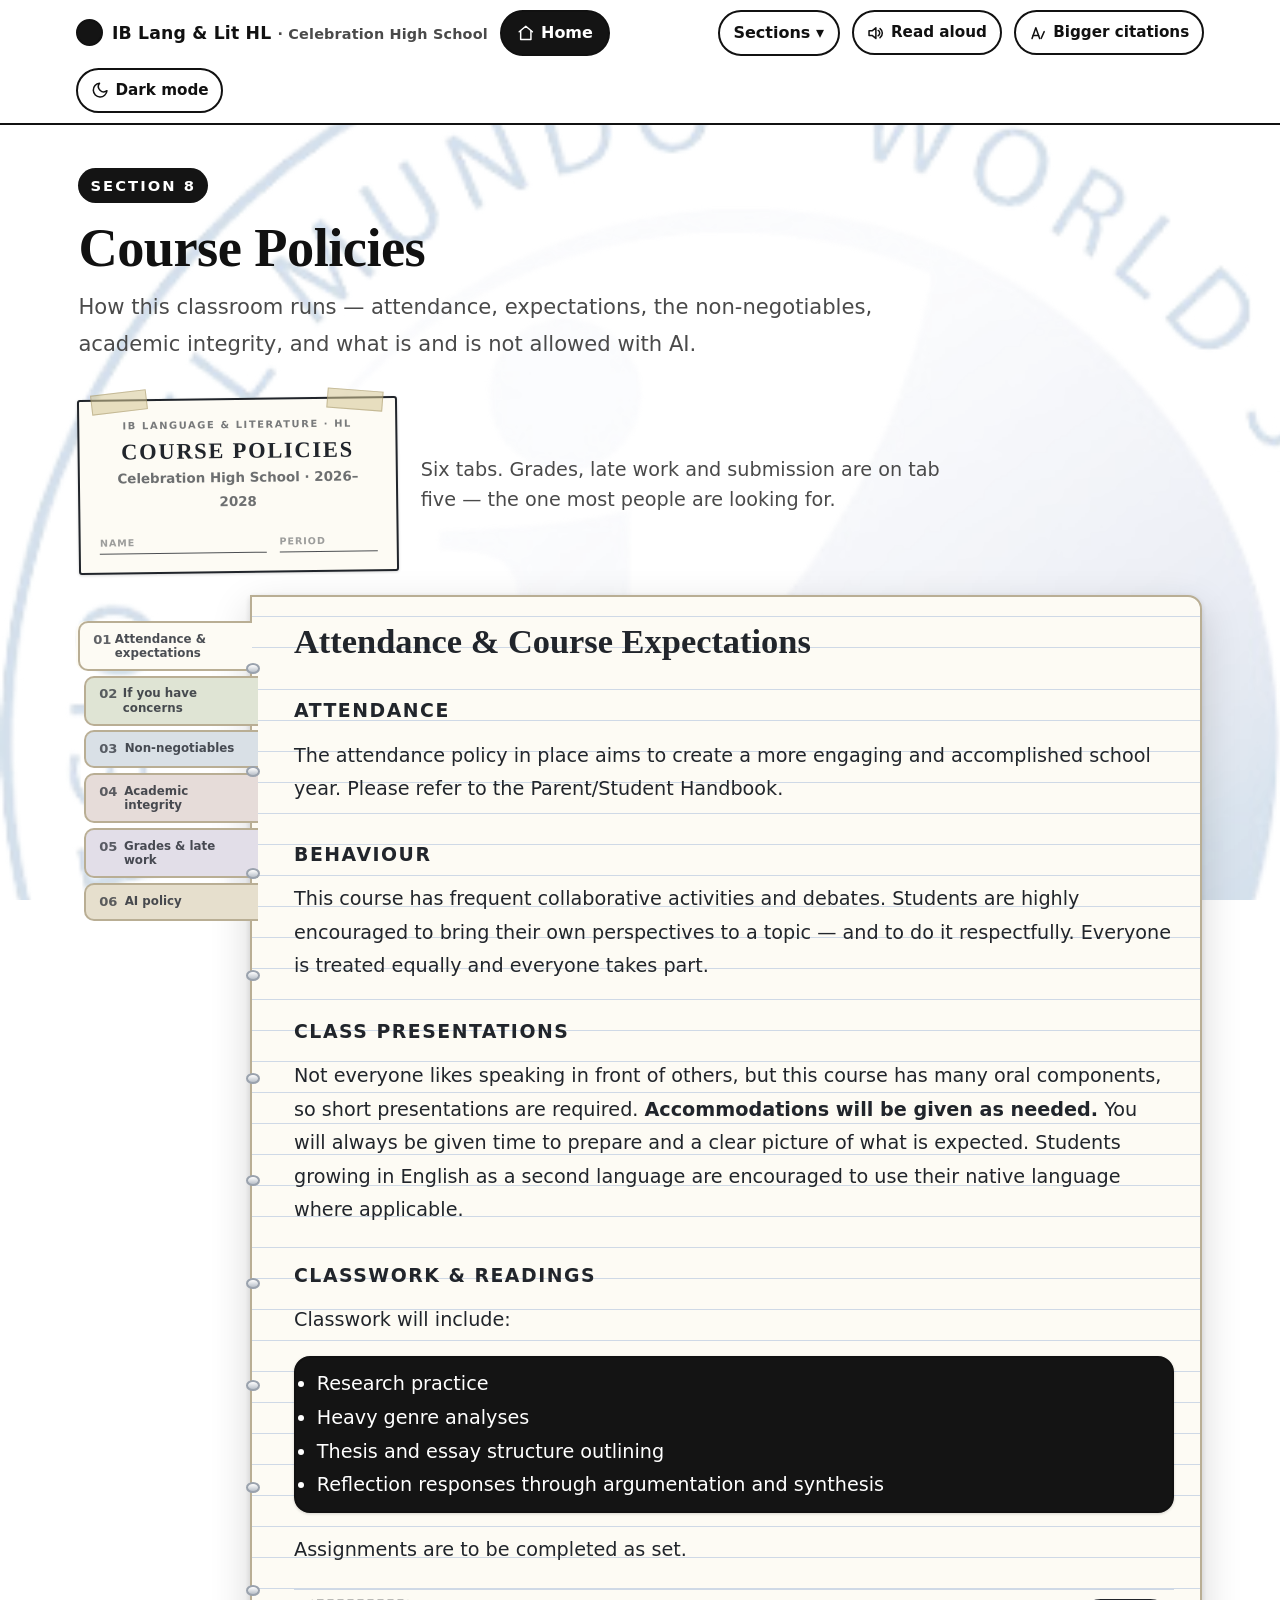
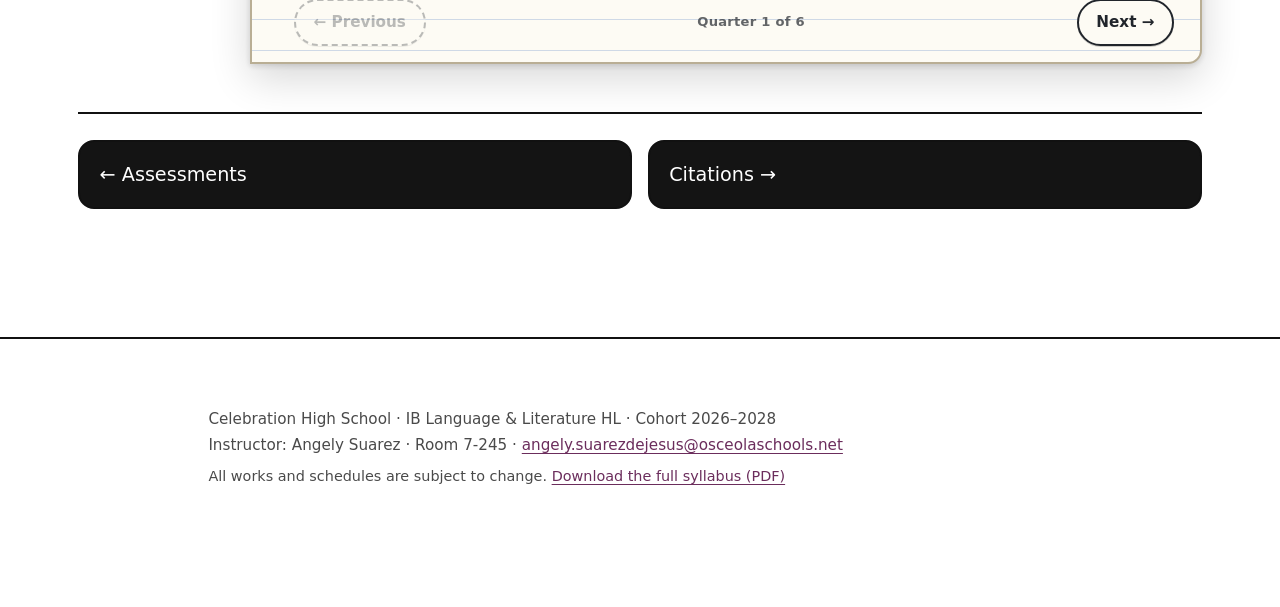
<file: policy.html>
<!DOCTYPE html>
<html lang="en" data-theme="">
<head>
<meta charset="utf-8">
<meta name="viewport" content="width=device-width, initial-scale=1">
<title>Course Policies &mdash; IB Lang &amp; Lit HL</title>
<meta name="description" content="Attendance, course expectations, non-negotiable rules, academic integrity and the AI policy.">
<link rel="stylesheet" href="assets/style.css?v=chs1">
<link rel="icon" href="data:image/svg+xml,%3Csvg xmlns='http://www.w3.org/2000/svg' viewBox='0 0 100 100'%3E%3Ccircle cx='50' cy='50' r='46' fill='%236b2d5c'/%3E%3Ctext x='50' y='68' font-size='46' text-anchor='middle' fill='%23fff' font-family='Georgia,serif'%3EIB%3C/text%3E%3C/svg%3E">
<script>
  // Set theme before paint to avoid a flash
  (function(){try{var t=localStorage.getItem('chs-ib-theme');if(t==='light'||t==='dark')document.documentElement.setAttribute('data-theme',t);}catch(e){}})();
</script>
</head>
<body>
<a class="skip-link" href="#main">Skip to main content</a>

<div class="bg-emblem" aria-hidden="true">
  <img src="assets/ib-logo.png" alt="" width="447" height="447" decoding="async">
</div>

<div class="sticky-stack">
<header class="topbar">
  <div class="topbar-inner">
    <a class="brand" href="index.html">
      <span class="dot" aria-hidden="true"></span>
      <span>IB Lang &amp; Lit HL <small>&middot; Celebration High School</small></span>
    </a>
    <a class="home-tab" href="index.html"><svg viewBox="0 0 24 24" fill="none" stroke="currentColor" stroke-width="2" stroke-linecap="round" stroke-linejoin="round" aria-hidden="true"><path d="M3 10.5 12 3l9 7.5"/><path d="M5 9.5V21h14V9.5"/></svg><span>Home</span></a>
    <span class="nav-spacer"></span>

    <details class="menu" id="sections-menu">
      <summary aria-label="Jump to a section">Sections &#9662;</summary>
      <div class="menu-panel" role="menu">
        <a href="index.html"><span class="num">&#8962;</span><span>Syllabus home</span></a>
        <a href="works.html"><span class="num">1</span><span>Literary Works (6)</span></a>
        <a href="nonliterary.html"><span class="num">2</span><span>Non-Literary Texts</span></a>
        <a href="concepts.html"><span class="num">3</span><span>Concepts &amp; Global Issues</span></a>
        <a href="questions.html"><span class="num">4</span><span>Question Banks</span></a>
        <a href="year1.html"><span class="num">5</span><span>Year 1 &middot; 2026&ndash;27</span></a>
        <a href="year2.html"><span class="num">6</span><span>Year 2 &middot; 2027&ndash;28</span></a>
        <a href="assessments.html"><span class="num">7</span><span>Assessments</span></a>
        <a href="policy.html" aria-current="page"><span class="num">8</span><span>Course Policies</span></a>
        <a href="citations.html"><span class="num">9</span><span>Citations &mdash; APA &amp; MLA</span></a>
      </div>
    </details>

    <button class="util-btn" id="read-aloud" type="button" aria-pressed="false"
            title="Read this page aloud">
      <svg viewBox="0 0 24 24" fill="none" stroke="currentColor" stroke-width="2" stroke-linecap="round" stroke-linejoin="round" aria-hidden="true"><path d="M4 9v6h4l5 4V5L8 9H4Z"/><path d="M16 8.5a4 4 0 0 1 0 7"/><path d="M18.5 6a7.5 7.5 0 0 1 0 12"/></svg><span class="label">Read aloud</span>
    </button>

    <button class="util-btn" id="cite-size" type="button" aria-pressed="false"
            title="Citations are set in 6px small print. Enlarge them to read.">
      <svg viewBox="0 0 24 24" fill="none" stroke="currentColor" stroke-width="2" stroke-linecap="round" stroke-linejoin="round" aria-hidden="true"><path d="M4 19 9 5l5 14"/><path d="M5.5 15h7"/><path d="M16 19l4-9 0 0"/></svg><span class="label">Bigger citations</span>
    </button>

    <button class="util-btn" id="theme-toggle" type="button" aria-pressed="false"
            title="Switch colour theme">
      <svg class="icon-sun" viewBox="0 0 24 24" fill="none" stroke="currentColor" stroke-width="2" stroke-linecap="round" stroke-linejoin="round" aria-hidden="true"><circle cx="12" cy="12" r="4"/><path d="M12 2v2M12 20v2M4.9 4.9l1.4 1.4M17.7 17.7l1.4 1.4M2 12h2M20 12h2M4.9 19.1l1.4-1.4M17.7 6.3l1.4-1.4"/></svg><svg class="icon-moon" viewBox="0 0 24 24" fill="none" stroke="currentColor" stroke-width="2" stroke-linecap="round" stroke-linejoin="round" aria-hidden="true"><path d="M21 12.8A9 9 0 1 1 11.2 3a7 7 0 0 0 9.8 9.8Z"/></svg><span class="label">Dark mode</span>
    </button>
  </div>
</header>

<div class="reader-bar" id="reader-bar" role="region" aria-label="Read aloud controls">
  <div class="reader-inner">
    <strong>&#128266; Reading aloud</strong>
    <button class="rbtn" id="reader-playpause" type="button">&#9208; Pause</button>
    <button class="rbtn" id="reader-restart" type="button">&#8635; Restart</button>
    <button class="rbtn" id="reader-stop" type="button">&#9632; Stop</button>
    <label>Voice
      <select id="reader-voice" aria-label="Choose a voice"></select>
    </label>
    <label>Speed
      <select id="reader-rate" aria-label="Reading speed">
        <option value="0.75">0.75&times;</option>
        <option value="0.9">0.9&times;</option>
        <option value="1" selected>1&times;</option>
        <option value="1.15">1.15&times;</option>
        <option value="1.35">1.35&times;</option>
      </select>
    </label>
    <span class="reader-status" id="reader-status" aria-live="polite"></span>
  </div>
</div>
</div>
<main id="main" tabindex="-1">
  <div class="wrap wide">
    <div class="page-head"><span class="eyebrow">Section 8</span><h1>Course Policies</h1><p class="lede">How this classroom runs &mdash; attendance, expectations, the non-negotiables, academic integrity, and what is and is not allowed with AI.</p></div>

    <div class="nb-cover">
      <div class="nb-label">
        <span class="nb-label-top">IB Language &amp; Literature &middot; HL</span>
        <h3>Course Policies</h3>
        <span class="nb-label-sub">Celebration High School &middot; 2026&ndash;2028</span>
        <div class="nb-label-rules">
          <span><i>Name</i></span>
          <span><i>Period</i></span>
        </div>
      </div>
      <p class="nb-cover-meta">Six tabs. Grades, late work and submission are on tab five &mdash; the one most people are looking for.</p>
    </div>
    <div class="notebook notebook-quarters">
      <div class="nb-spiral" aria-hidden="true">
        <span></span><span></span><span></span><span></span><span></span>
        <span></span><span></span><span></span><span></span><span></span>
      </div>
      <div class="nb-tabs" role="tablist" aria-label="Course Policies" aria-orientation="vertical">
        <button role="tab" id="tab-po-1" aria-controls="pg-po-1" aria-selected="true" tabindex="0" class="nb-tab is-active"><span class="nb-tab-num">01</span><span class="nb-tab-label">Attendance &amp; expectations</span></button>
        <button role="tab" id="tab-po-2" aria-controls="pg-po-2" aria-selected="false" tabindex="-1" class="nb-tab"><span class="nb-tab-num">02</span><span class="nb-tab-label">If you have concerns</span></button>
        <button role="tab" id="tab-po-3" aria-controls="pg-po-3" aria-selected="false" tabindex="-1" class="nb-tab"><span class="nb-tab-num">03</span><span class="nb-tab-label">Non-negotiables</span></button>
        <button role="tab" id="tab-po-4" aria-controls="pg-po-4" aria-selected="false" tabindex="-1" class="nb-tab"><span class="nb-tab-num">04</span><span class="nb-tab-label">Academic integrity</span></button>
        <button role="tab" id="tab-po-5" aria-controls="pg-po-5" aria-selected="false" tabindex="-1" class="nb-tab"><span class="nb-tab-num">05</span><span class="nb-tab-label">Grades &amp; late work</span></button>
        <button role="tab" id="tab-po-6" aria-controls="pg-po-6" aria-selected="false" tabindex="-1" class="nb-tab"><span class="nb-tab-num">06</span><span class="nb-tab-label">AI policy</span></button>
      </div>
      <div class="nb-book">
        <div role="tabpanel" id="pg-po-1" aria-labelledby="tab-po-1" class="nb-page is-active">
  <section class="qbank"><h2>Attendance &amp; Course Expectations</h2>
    <h3>Attendance</h3>
    <p>The attendance policy in place aims to create a more engaging and accomplished school year.
    Please refer to the Parent/Student Handbook.</p>
    <h3>Behaviour</h3>
    <p>This course has frequent collaborative activities and debates. Students are highly encouraged
    to bring their own perspectives to a topic &mdash; and to do it respectfully. Everyone is treated
    equally and everyone takes part.</p>
    <h3>Class presentations</h3>
    <p>Not everyone likes speaking in front of others, but this course has many oral components, so
    short presentations are required. <strong>Accommodations will be given as needed.</strong> You
    will always be given time to prepare and a clear picture of what is expected. Students growing in
    English as a second language are encouraged to use their native language where applicable.</p>
    <h3>Classwork &amp; readings</h3>
    <p>Classwork will include:</p>
    <ul class="info-list">
      <li>Research practice</li>
      <li>Heavy genre analyses</li>
      <li>Thesis and essay structure outlining</li>
      <li>Reflection responses through argumentation and synthesis</li>
    </ul>
    <p>Assignments are to be completed as set.</p>
  </section>
        </div>
        <div role="tabpanel" id="pg-po-2" aria-labelledby="tab-po-2" class="nb-page" hidden>
  <section class="qbank"><h2>Difference of Opinion About Content</h2>
    <p>Parents and students who are unsure about the nature of the content in an assignment or a
    reading are welcome to have a conversation with me. Not every topic is interpreted the same way by
    everyone, and feedback is always welcome.</p>
    <p>Please note that there is a state and district curriculum we must follow, and
    <strong>all readings are state-approved</strong>.</p>
    <div class="callout small"><p><strong>To parents.</strong> Teaching is not a solo profession
    &mdash; it is a partnership with you. Please help us hold the line on the cell phone rules and on
    homework completion. If you need help with resources, contact me or the school administration.
    We are here to help.</p></div>
  </section>
        </div>
        <div role="tabpanel" id="pg-po-3" aria-labelledby="tab-po-3" class="nb-page" hidden>
  <section class="qbank"><h2>Non-Negotiable Rules</h2>
    <h3>Cell phones</h3>
    <p>Florida has a strict policy on cell phones, smart watches and earbuds. Unless there is a
    medical need or the teacher has given permission for educational use, devices go in book bags,
    silenced or switched off. <strong>Unauthorised use of any listed device results in a
    referral.</strong></p>
    <h3>Backpacks</h3>
    <p>Backpacks go on top of or below the wooden table on the right side of the classroom.</p>
    <h3>Snacking</h3>
    <p>Only students with a medical need to eat during class may do so. If that applies to you, take
    the snack out on entering and place it on your desk &mdash; it prevents disruption mid-activity.
    Everyone else: water only.</p>
  </section>
        </div>
        <div role="tabpanel" id="pg-po-4" aria-labelledby="tab-po-4" class="nb-page" hidden>
  <section class="qbank"><h2>Cheating &amp; Plagiarism</h2>
    <div class="callout"><p>Any cheating or plagiarism results in a report to the IB coordinator,
    a parent meeting, and <strong>a zero on the assignment with no remediation</strong>.
    It is not worth it.</p>
    <p style="margin-bottom:0">See <strong>Grades &amp; late work</strong> for the grading scale
    and the late penalties.</p></div>
    <h3>Turnitin</h3>
    <p>This course uses <a href="https://www.turnitin.com">turnitin.com</a>, which compares each
    submission against billions of web pages and a database of student papers that grows with every
    submission. You may be expected to submit assignments electronically. After processing, I receive
    a report stating if and how another author&rsquo;s work was used.</p>
  </section>
        </div>
        <div role="tabpanel" id="pg-po-5" aria-labelledby="tab-po-5" class="nb-page" hidden>
  <section class="qbank"><h2>Grading, Submission &amp; Late Work</h2>
    <h3>Grading scale</h3>
    <div class="table-scroll">
      <table class="assess-table grade-scale">
        <thead><tr><th scope="col">Percentage</th><th scope="col">Grade</th></tr></thead>
        <tbody>
          <tr><td>90&ndash;100%</td><td><strong>A</strong></td></tr>
          <tr><td>80&ndash;89%</td><td><strong>B</strong></td></tr>
          <tr><td>70&ndash;79%</td><td><strong>C</strong></td></tr>
          <tr><td>60&ndash;69%</td><td><strong>D</strong></td></tr>
          <tr><td>Below 60%</td><td><strong>F</strong></td></tr>
        </tbody>
      </table>
    </div>
    <h3>What is assessed</h3>
    <p><strong>Assessments make up 100% of the grade.</strong></p>
    <ul class="info-list">
      <li>Presentations</li>
      <li>Written assignments</li>
      <li>Student Profile Portfolio</li>
    </ul>
    <h3>Submitting work</h3>
    <p>All assignments are submitted on the posted due date via <strong>Canvas</strong>, unless
    another medium is specified. Canvas is the main source for every lesson and assignment; if
    another forum is used you will be told immediately. <strong>Focus</strong> remains the
    gradebook, and I add annotations there as a way of keeping parents informed.</p>
    <h3>Late work</h3>
    <div class="callout">
      <p><strong>One day late:</strong> 10% off the total grade.<br>
      <strong>Each further day:</strong> another 10% off.<br>
      <strong>Major assignments more than 5 days late:</strong> returned with full feedback, but
      <strong>0% of the total grade</strong>.</p>
      <p style="margin-bottom:0"><strong>Do not be late.</strong></p>
    </div>
    <h3>Absences</h3>
    <p>After an <strong>excused absence</strong> within the guidelines in the Parent/Student
    Handbook, you are responsible for completing the work you missed. It should be submitted
    <strong>one day after the date of your absence</strong>. Check Canvas and Focus first.</p>
    <h3>Completion grades</h3>
    <p>Completion grades are not remediated and do not follow the late policy &mdash; full credit is
    given when the work is done. Only parental notification through <strong>ParentSquare</strong>
    allows a completion assignment to be submitted without penalty.</p>
  </section>
        </div>
        <div role="tabpanel" id="pg-po-6" aria-labelledby="tab-po-6" class="nb-page" hidden>
  <section class="qbank"><h2>Artificial Intelligence</h2>
    <p>Osceola School District strictly prohibits the general use of AI. In this course, you will
    be taught to use it responsibly &mdash; and AI itself forms part of the
    <strong>science, technology and the environment</strong> global issue we examine across the
    year.</p>
    <h3>Use of AI only with acknowledgement</h3>
    <p>You may use AI tools on assignments <strong>if the use is properly documented and
    credited</strong>. Any attempt to pass AI output off as your own work is plagiarism and will be
    treated as such.</p>
    <div class="callout small"><p><strong>How to cite it.</strong> Text generated by Copilot should
    carry a citation such as:<br>
    &ldquo;Copilot. Accessed 2023-12-03. Prompt: &lsquo;Summarize the Geneva Convention in 50
    words.&rsquo; Generated using Copilot-Web&rdquo;</p></div>
    <p class="field-ib"><span class="ib-label">Source</span> Adapted from University of Central
    Florida, Faculty Center for Teaching and Learning,
    <a href="https://fctl.ucf.edu/teaching-resources/course-design/syllabus-statements/">Syllabus
    statements</a>.</p>
  </section>
        </div>
        <div class="nb-nav">
          <button class="nb-arrow nb-prev" type="button" aria-label="Previous">&larr; Previous</button>
          <span class="nb-count" aria-live="polite">Policy 1 of 6</span>
          <button class="nb-arrow nb-next" type="button" aria-label="Next">Next &rarr;</button>
        </div>
      </div>
    </div>
    <nav class="pager" aria-label="Page navigation">
      <a href="assessments.html">&larr; Assessments</a>
      <a href="citations.html">Citations &rarr;</a>
    </nav>

  </div>
</main>

<footer class="site-foot">
  <div class="wrap">
    <p>Celebration High School &middot; IB Language &amp; Literature HL &middot; Cohort 2026&ndash;2028<br>
    Instructor: Angely Suarez &middot; Room 7-245 &middot;
    <a href="mailto:angely.suarezdejesus@osceolaschools.net">angely.suarezdejesus@osceolaschools.net</a></p>
    <p class="foot-note">All works and schedules are subject to change.
    <a href="IB%20HL%20Language%20and%20Literature%2026-27.pdf">Download the full syllabus (PDF)</a></p>
  </div>
</footer>
<script src="assets/app.js?v=chs1"></script>
</body>
</html>
</file>
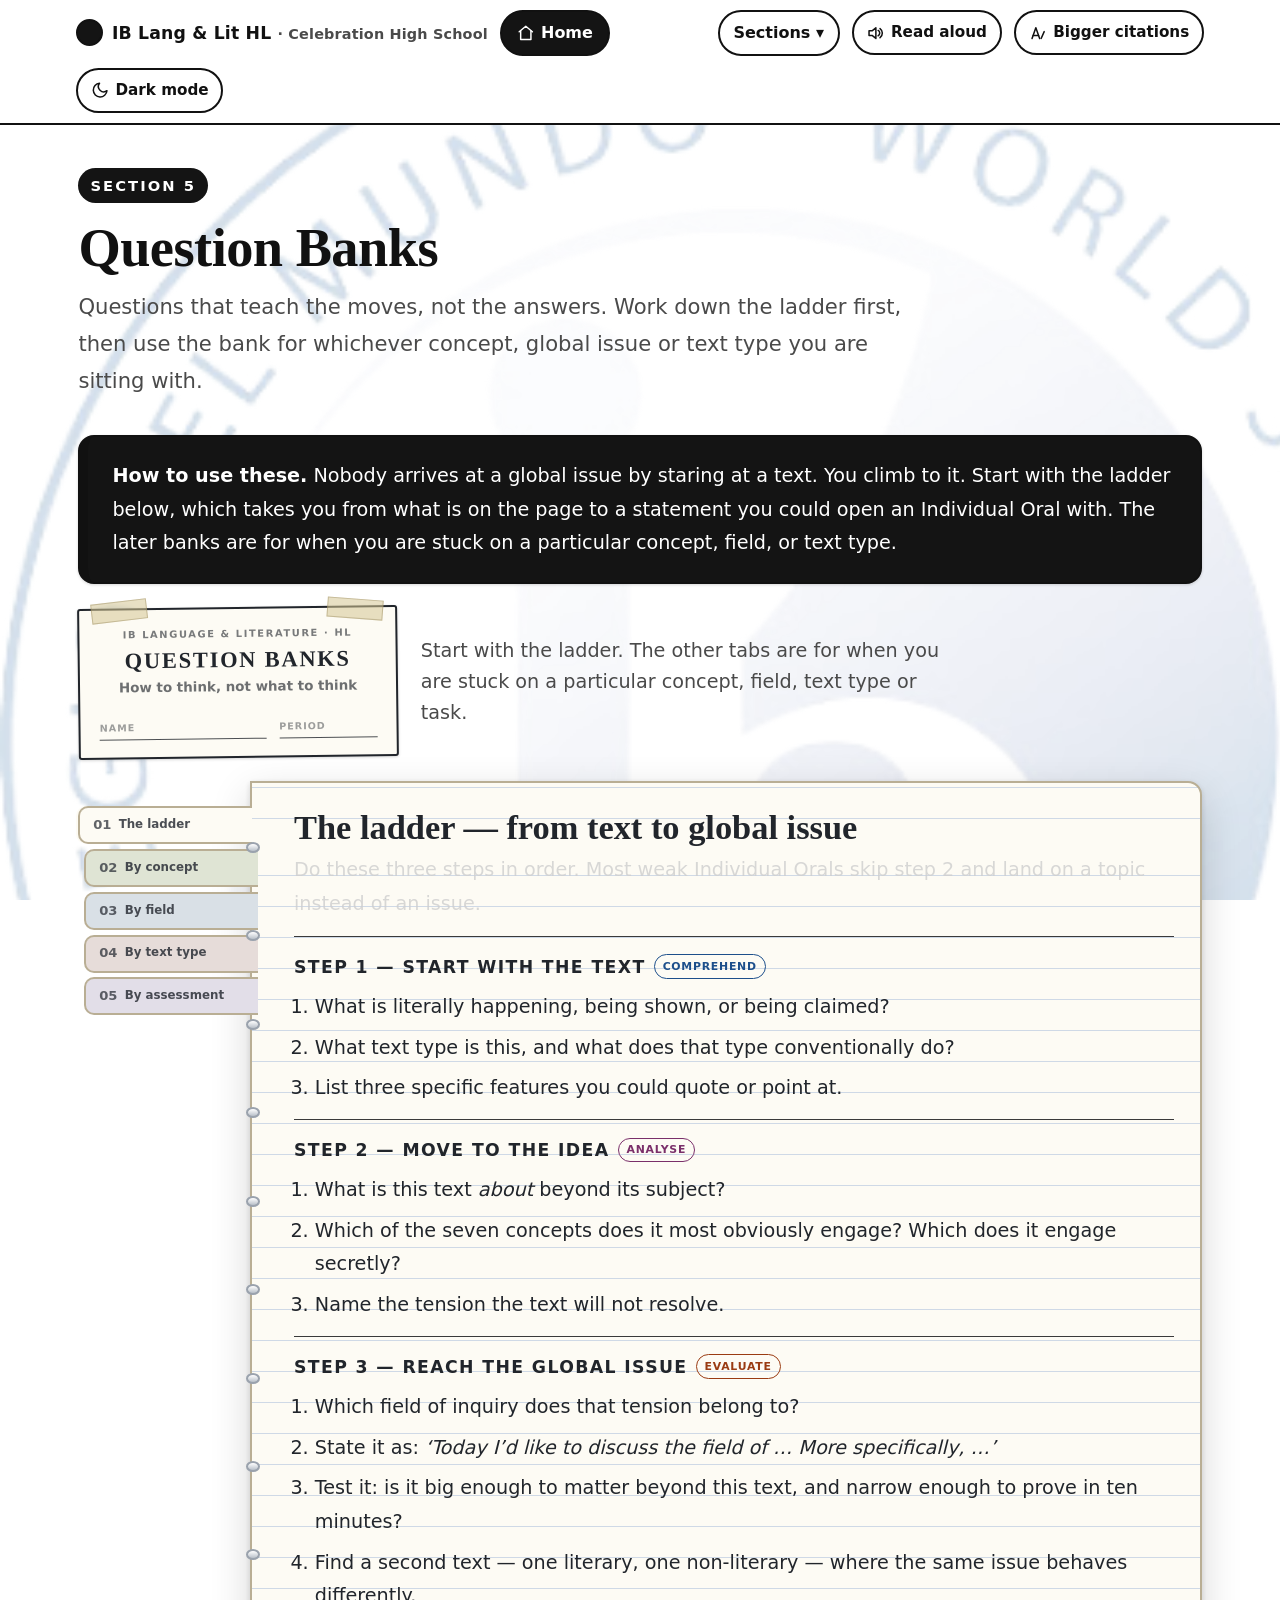
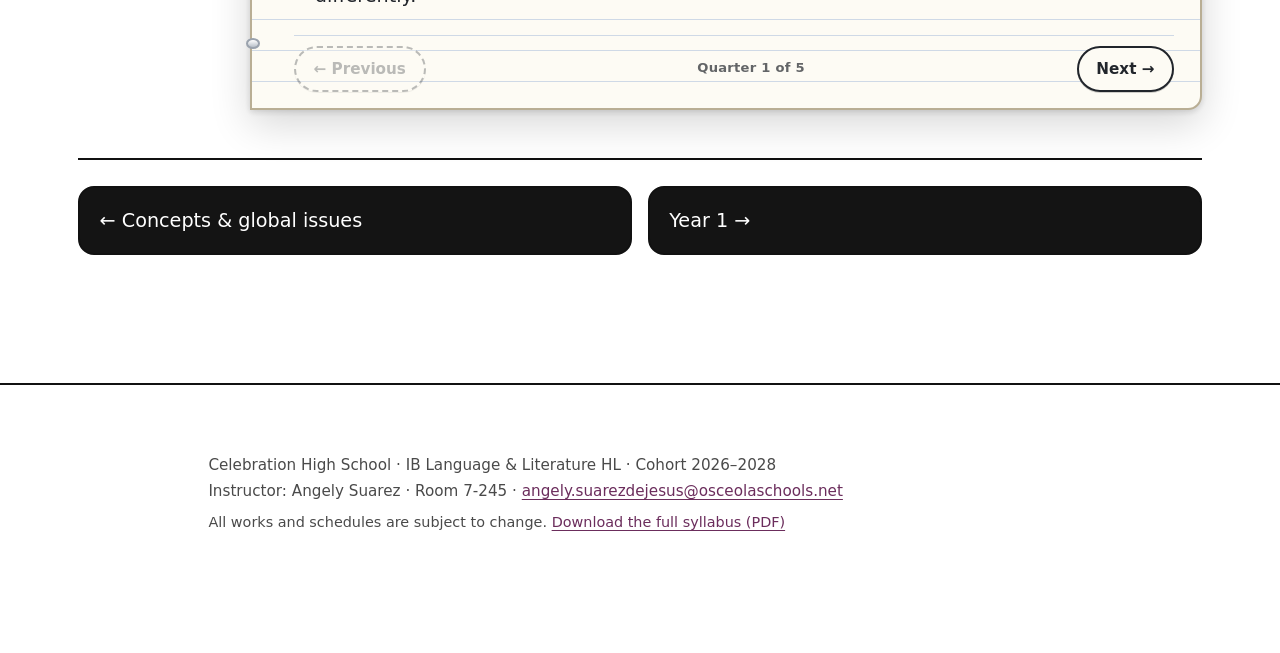
<file: questions.html>
<!DOCTYPE html>
<html lang="en" data-theme="">
<head>
<meta charset="utf-8">
<meta name="viewport" content="width=device-width, initial-scale=1">
<title>Question Banks &mdash; IB Lang &amp; Lit HL</title>
<meta name="description" content="Inquiry question banks for every IB concept, global issue, text type and assessment component.">
<link rel="stylesheet" href="assets/style.css?v=chs1">
<link rel="icon" href="data:image/svg+xml,%3Csvg xmlns='http://www.w3.org/2000/svg' viewBox='0 0 100 100'%3E%3Ccircle cx='50' cy='50' r='46' fill='%236b2d5c'/%3E%3Ctext x='50' y='68' font-size='46' text-anchor='middle' fill='%23fff' font-family='Georgia,serif'%3EIB%3C/text%3E%3C/svg%3E">
<script>
  // Set theme before paint to avoid a flash
  (function(){try{var t=localStorage.getItem('chs-ib-theme');if(t==='light'||t==='dark')document.documentElement.setAttribute('data-theme',t);}catch(e){}})();
</script>
</head>
<body>
<a class="skip-link" href="#main">Skip to main content</a>

<div class="bg-emblem" aria-hidden="true">
  <img src="assets/ib-logo.png" alt="" width="447" height="447" decoding="async">
</div>

<div class="sticky-stack">
<header class="topbar">
  <div class="topbar-inner">
    <a class="brand" href="index.html">
      <span class="dot" aria-hidden="true"></span>
      <span>IB Lang &amp; Lit HL <small>&middot; Celebration High School</small></span>
    </a>
    <a class="home-tab" href="index.html"><svg viewBox="0 0 24 24" fill="none" stroke="currentColor" stroke-width="2" stroke-linecap="round" stroke-linejoin="round" aria-hidden="true"><path d="M3 10.5 12 3l9 7.5"/><path d="M5 9.5V21h14V9.5"/></svg><span>Home</span></a>
    <span class="nav-spacer"></span>

    <details class="menu" id="sections-menu">
      <summary aria-label="Jump to a section">Sections &#9662;</summary>
      <div class="menu-panel" role="menu">
        <a href="index.html"><span class="num">&#8962;</span><span>Syllabus home</span></a>
        <a href="works.html"><span class="num">1</span><span>Literary Works (6)</span></a>
        <a href="nonliterary.html"><span class="num">2</span><span>Non-Literary Texts</span></a>
        <a href="concepts.html"><span class="num">3</span><span>Concepts &amp; Global Issues</span></a>
        <a href="questions.html" aria-current="page"><span class="num">4</span><span>Question Banks</span></a>
        <a href="year1.html"><span class="num">5</span><span>Year 1 &middot; 2026&ndash;27</span></a>
        <a href="year2.html"><span class="num">6</span><span>Year 2 &middot; 2027&ndash;28</span></a>
        <a href="assessments.html"><span class="num">7</span><span>Assessments</span></a>
        <a href="policy.html"><span class="num">8</span><span>Course Policies</span></a>
        <a href="citations.html"><span class="num">9</span><span>Citations &mdash; APA &amp; MLA</span></a>
      </div>
    </details>

    <button class="util-btn" id="read-aloud" type="button" aria-pressed="false"
            title="Read this page aloud">
      <svg viewBox="0 0 24 24" fill="none" stroke="currentColor" stroke-width="2" stroke-linecap="round" stroke-linejoin="round" aria-hidden="true"><path d="M4 9v6h4l5 4V5L8 9H4Z"/><path d="M16 8.5a4 4 0 0 1 0 7"/><path d="M18.5 6a7.5 7.5 0 0 1 0 12"/></svg><span class="label">Read aloud</span>
    </button>

    <button class="util-btn" id="cite-size" type="button" aria-pressed="false"
            title="Citations are set in 6px small print. Enlarge them to read.">
      <svg viewBox="0 0 24 24" fill="none" stroke="currentColor" stroke-width="2" stroke-linecap="round" stroke-linejoin="round" aria-hidden="true"><path d="M4 19 9 5l5 14"/><path d="M5.5 15h7"/><path d="M16 19l4-9 0 0"/></svg><span class="label">Bigger citations</span>
    </button>

    <button class="util-btn" id="theme-toggle" type="button" aria-pressed="false"
            title="Switch colour theme">
      <svg class="icon-sun" viewBox="0 0 24 24" fill="none" stroke="currentColor" stroke-width="2" stroke-linecap="round" stroke-linejoin="round" aria-hidden="true"><circle cx="12" cy="12" r="4"/><path d="M12 2v2M12 20v2M4.9 4.9l1.4 1.4M17.7 17.7l1.4 1.4M2 12h2M20 12h2M4.9 19.1l1.4-1.4M17.7 6.3l1.4-1.4"/></svg><svg class="icon-moon" viewBox="0 0 24 24" fill="none" stroke="currentColor" stroke-width="2" stroke-linecap="round" stroke-linejoin="round" aria-hidden="true"><path d="M21 12.8A9 9 0 1 1 11.2 3a7 7 0 0 0 9.8 9.8Z"/></svg><span class="label">Dark mode</span>
    </button>
  </div>
</header>

<div class="reader-bar" id="reader-bar" role="region" aria-label="Read aloud controls">
  <div class="reader-inner">
    <strong>&#128266; Reading aloud</strong>
    <button class="rbtn" id="reader-playpause" type="button">&#9208; Pause</button>
    <button class="rbtn" id="reader-restart" type="button">&#8635; Restart</button>
    <button class="rbtn" id="reader-stop" type="button">&#9632; Stop</button>
    <label>Voice
      <select id="reader-voice" aria-label="Choose a voice"></select>
    </label>
    <label>Speed
      <select id="reader-rate" aria-label="Reading speed">
        <option value="0.75">0.75&times;</option>
        <option value="0.9">0.9&times;</option>
        <option value="1" selected>1&times;</option>
        <option value="1.15">1.15&times;</option>
        <option value="1.35">1.35&times;</option>
      </select>
    </label>
    <span class="reader-status" id="reader-status" aria-live="polite"></span>
  </div>
</div>
</div>
<main id="main" tabindex="-1">
  <div class="wrap wide">
    <div class="page-head"><span class="eyebrow">Section 5</span><h1>Question Banks</h1><p class="lede">Questions that teach the moves, not the answers. Work down the ladder first, then use the bank for whichever concept, global issue or text type you are sitting with.</p></div>

    <div class="callout">
      <p><strong>How to use these.</strong> Nobody arrives at a global issue by staring at a
      text. You climb to it. Start with the ladder below, which takes you from what is on the
      page to a statement you could open an Individual Oral with. The later banks are for
      when you are stuck on a particular concept, field, or text type.</p>
    </div>

    <div class="nb-cover">
      <div class="nb-label">
        <span class="nb-label-top">IB Language &amp; Literature &middot; HL</span>
        <h3>Question Banks</h3>
        <span class="nb-label-sub">How to think, not what to think</span>
        <div class="nb-label-rules">
          <span><i>Name</i></span>
          <span><i>Period</i></span>
        </div>
      </div>
      <p class="nb-cover-meta">Start with the ladder. The other tabs are for when you are stuck on a particular concept, field, text type or task.</p>
    </div>
    <div class="notebook notebook-quarters">
      <div class="nb-spiral" aria-hidden="true">
        <span></span><span></span><span></span><span></span><span></span>
        <span></span><span></span><span></span><span></span><span></span>
      </div>
      <div class="nb-tabs" role="tablist" aria-label="Question Banks" aria-orientation="vertical">
        <button role="tab" id="tab-qb-1" aria-controls="pg-qb-1" aria-selected="true" tabindex="0" class="nb-tab is-active"><span class="nb-tab-num">01</span><span class="nb-tab-label">The ladder</span></button>
        <button role="tab" id="tab-qb-2" aria-controls="pg-qb-2" aria-selected="false" tabindex="-1" class="nb-tab"><span class="nb-tab-num">02</span><span class="nb-tab-label">By concept</span></button>
        <button role="tab" id="tab-qb-3" aria-controls="pg-qb-3" aria-selected="false" tabindex="-1" class="nb-tab"><span class="nb-tab-num">03</span><span class="nb-tab-label">By field</span></button>
        <button role="tab" id="tab-qb-4" aria-controls="pg-qb-4" aria-selected="false" tabindex="-1" class="nb-tab"><span class="nb-tab-num">04</span><span class="nb-tab-label">By text type</span></button>
        <button role="tab" id="tab-qb-5" aria-controls="pg-qb-5" aria-selected="false" tabindex="-1" class="nb-tab"><span class="nb-tab-num">05</span><span class="nb-tab-label">By assessment</span></button>
      </div>
      <div class="nb-book">
        <div role="tabpanel" id="pg-qb-1" aria-labelledby="tab-qb-1" class="nb-page is-active">
  <section class="qbank" id="ladder"><h2>The ladder &mdash; from text to global issue</h2>
    <p class="qnote">Do these three steps in order. Most weak Individual Orals skip step 2 and land on a topic instead of an issue.</p>
    <div class="qgroup">
      <h3>Step 1 &mdash; Start with the text <span class="qlevel qlevel-comprehend">comprehend</span></h3>
      <ol class="qlist"><li>What is literally happening, being shown, or being claimed?</li><li>What text type is this, and what does that type conventionally do?</li><li>List three specific features you could quote or point at.</li></ol>
    </div>
    <div class="qgroup">
      <h3>Step 2 &mdash; Move to the idea <span class="qlevel qlevel-analyse">analyse</span></h3>
      <ol class="qlist"><li>What is this text <em>about</em> beyond its subject?</li><li>Which of the seven concepts does it most obviously engage? Which does it engage secretly?</li><li>Name the tension the text will not resolve.</li></ol>
    </div>
    <div class="qgroup">
      <h3>Step 3 &mdash; Reach the global issue <span class="qlevel qlevel-evaluate">evaluate</span></h3>
      <ol class="qlist"><li>Which field of inquiry does that tension belong to?</li><li>State it as: <em>&lsquo;Today I&rsquo;d like to discuss the field of &hellip; More specifically, &hellip;&rsquo;</em></li><li>Test it: is it big enough to matter beyond this text, and narrow enough to prove in ten minutes?</li><li>Find a second text &mdash; one literary, one non-literary &mdash; where the same issue behaves differently.</li></ol>
    </div>
  </section>
        </div>
        <div role="tabpanel" id="pg-qb-2" aria-labelledby="tab-qb-2" class="nb-page" hidden>
  <section class="qbank" id="concepts-q"><h2>By course concept</h2>
    <p class="qnote">Seven concepts, each with the question that usually opens the text up.</p>
    <div class="qgroup">
      <h3>Identity <span class="qlevel qlevel-analyse">analyse</span></h3>
      <ol class="qlist"><li>Who is permitted to define this person &mdash; themselves, the narrator, or the audience?</li><li>What does the text assume the reader already is? Who is the &lsquo;we&rsquo; it addresses?</li><li>Where does the character&rsquo;s self-description contradict what the text shows us?</li><li>If this identity were named differently &mdash; class instead of race, age instead of gender &mdash; what would stop working?</li></ol>
    </div>
    <div class="qgroup">
      <h3>Culture <span class="qlevel qlevel-analyse">analyse</span></h3>
      <ol class="qlist"><li>What does this text treat as normal and therefore never explains?</li><li>Which values does it argue for openly, and which does it smuggle in as common sense?</li><li>What would a reader from the text&rsquo;s own moment notice that we miss &mdash; and the reverse?</li></ol>
    </div>
    <div class="qgroup">
      <h3>Creativity <span class="qlevel qlevel-evaluate">evaluate</span></h3>
      <ol class="qlist"><li>What does this form let the maker do that another form could not?</li><li>Where does the text break its own rules, and what does it buy by breaking them?</li><li>Is the innovation in what is said, or in the order and shape of the saying?</li></ol>
    </div>
    <div class="qgroup">
      <h3>Communication <span class="qlevel qlevel-comprehend">comprehend</span></h3>
      <ol class="qlist"><li>Who is speaking, to whom, and what do they want from them?</li><li>What is the text&rsquo;s first move to secure your trust? Does it earn it?</li><li>What has been left out that the audience is expected to supply?</li></ol>
    </div>
    <div class="qgroup">
      <h3>Perspective <span class="qlevel qlevel-analyse">analyse</span></h3>
      <ol class="qlist"><li>Whose eyes are we behind, and what can that position not see?</li><li>At what distance are we held from the subject &mdash; and who chose that distance?</li><li>If the least powerful figure narrated instead, which sentence would have to change first?</li></ol>
    </div>
    <div class="qgroup">
      <h3>Transformation <span class="qlevel qlevel-evaluate">evaluate</span></h3>
      <ol class="qlist"><li>What has this text taken from an earlier one, and what has it refused to take?</li><li>Does the change flatter the original, argue with it, or replace it?</li><li>What does the new audience need that the old one did not?</li></ol>
    </div>
    <div class="qgroup">
      <h3>Representation <span class="qlevel qlevel-analyse">analyse</span></h3>
      <ol class="qlist"><li>What is standing in for what &mdash; and who benefits from the substitution?</li><li>Is this group being shown, or being spoken for? How can you tell?</li><li>What does the text present as simply real that is in fact a choice of framing?</li></ol>
    </div>
  </section>
        </div>
        <div role="tabpanel" id="pg-qb-3" aria-labelledby="tab-qb-3" class="nb-page" hidden>
  <section class="qbank" id="fields-q"><h2>By field of inquiry</h2>
    <p class="qnote">Use these once you know roughly which field you are in, to sharpen a topic into an issue.</p>
    <div class="qgroup">
      <h3>Culture, identity and community <span class="qlevel qlevel-analyse">analyse</span></h3>
      <ol class="qlist"><li>What does belonging cost the people in this text, and who sets the price?</li><li>Which community is assumed, and who is standing just outside it?</li><li>How does the text mark someone as an outsider before saying a word about them?</li></ol>
    </div>
    <div class="qgroup">
      <h3>Beliefs, values and education <span class="qlevel qlevel-analyse">analyse</span></h3>
      <ol class="qlist"><li>What does this society consider worth passing to the next generation?</li><li>Where does a belief in this text survive the loss of the reason for it?</li><li>Who is being educated, who is doing the educating, and what is the hidden syllabus?</li></ol>
    </div>
    <div class="qgroup">
      <h3>Politics, power and justice <span class="qlevel qlevel-evaluate">evaluate</span></h3>
      <ol class="qlist"><li>Where is the power in this text actually located &mdash; not where it claims to be?</li><li>Who is permitted to speak, who is spoken about, and who is silent?</li><li>What injustice does the text expect you to already find normal?</li></ol>
    </div>
    <div class="qgroup">
      <h3>Art, creativity and the imagination <span class="qlevel qlevel-evaluate">evaluate</span></h3>
      <ol class="qlist"><li>What is art asked to do in this text &mdash; console, provoke, sell, or record?</li><li>Who decides what counts as art here, and who is excluded by that decision?</li><li>What can this work say that a direct statement could not?</li></ol>
    </div>
    <div class="qgroup">
      <h3>Science, technology and the environment <span class="qlevel qlevel-analyse">analyse</span></h3>
      <ol class="qlist"><li>Is the environment a setting, a resource, or an agent in this text?</li><li>What does technology promise here, and what does it quietly cost?</li><li>Who bears the consequences of the change the text describes, and who is insulated from them?</li></ol>
    </div>
  </section>
        </div>
        <div role="tabpanel" id="pg-qb-4" aria-labelledby="tab-qb-4" class="nb-page" hidden>
  <section class="qbank" id="texttype-q"><h2>By text type</h2>
    <p class="qnote">Non-literary texts reward type-specific questions. These are the ones that tend to find the argument.</p>
    <div class="qgroup">
      <h3>Music &amp; lyrics <span class="qlevel qlevel-comprehend">comprehend</span></h3>
      <ol class="qlist"><li>Who is the &lsquo;you&rsquo; in this song? Does it stay the same person throughout?</li><li>What does the arrangement do that the words alone do not &mdash; and where do they disagree?</li><li>Where does the repetition fall, and what does repeating it turn it into?</li></ol>
    </div>
    <div class="qgroup">
      <h3>Photography <span class="qlevel qlevel-analyse">analyse</span></h3>
      <ol class="qlist"><li>What is inside the frame, and what has been cut away to make the picture work?</li><li>Did the subject consent to how they appear? What in the image tells you?</li><li>Read the caption last: how much of what you &lsquo;saw&rsquo; did the caption install?</li></ol>
    </div>
    <div class="qgroup">
      <h3>Film <span class="qlevel qlevel-analyse">analyse</span></h3>
      <ol class="qlist"><li>What does the camera do at the emotional peak &mdash; move closer, hold, or look away?</li><li>Whose point of view does the editing privilege, and where does it withhold information?</li><li>What does the sound tell you that the image contradicts?</li></ol>
    </div>
    <div class="qgroup">
      <h3>Painting &amp; visual art <span class="qlevel qlevel-analyse">analyse</span></h3>
      <ol class="qlist"><li>Where does the light come from, and what does it refuse to reach?</li><li>What is the distance between the figures, and what fills it?</li><li>If you removed one object, would the meaning collapse? Which one, and why?</li></ol>
    </div>
    <div class="qgroup">
      <h3>Advertising <span class="qlevel qlevel-evaluate">evaluate</span></h3>
      <ol class="qlist"><li>What problem does this ad invent so that the product can solve it?</li><li>What kind of person are you being invited to become?</li><li>What is the smallest true claim being made, underneath the largest implied one?</li></ol>
    </div>
    <div class="qgroup">
      <h3>Infographics &amp; data <span class="qlevel qlevel-evaluate">evaluate</span></h3>
      <ol class="qlist"><li>Where does the axis start, and what would change if it started at zero?</li><li>What has been counted, and what could not be counted and so was dropped?</li><li>Who made this, who paid for it, and what would count as evidence against it?</li></ol>
    </div>
    <div class="qgroup">
      <h3>Satire <span class="qlevel qlevel-evaluate">evaluate</span></h3>
      <ol class="qlist"><li>Who is the persona, and where does the writer first let the mask slip?</li><li>What is the real target &mdash; the person named, or the audience that tolerates them?</li><li>Who is not laughing, and is that a flaw in the satire or the point of it?</li></ol>
    </div>
    <div class="qgroup">
      <h3>Speeches <span class="qlevel qlevel-analyse">analyse</span></h3>
      <ol class="qlist"><li>What does the opening sentence do to the room before any argument arrives?</li><li>Where does the speaker claim authority &mdash; from position, suffering, or evidence?</li><li>Which sentence would be quoted, and was it built to be quoted?</li></ol>
    </div>
    <div class="qgroup">
      <h3>Political cartoons <span class="qlevel qlevel-analyse">analyse</span></h3>
      <ol class="qlist"><li>What must you already know for this to be legible? What does that tell you about the audience?</li><li>Which figure is drawn with the most exaggeration, and what does the exaggeration argue?</li><li>Where is the caricature doing the work the caption cannot admit to?</li></ol>
    </div>
    <div class="qgroup">
      <h3>Websites &amp; blogs <span class="qlevel qlevel-analyse">analyse</span></h3>
      <ol class="qlist"><li>What does the navigation put first, and what does it bury?</li><li>How does the site build credibility &mdash; citation, design, tone, or sheer volume?</li><li>Who is the imagined visitor, and what are they meant to do before they leave?</li></ol>
    </div>
  </section>
        </div>
        <div role="tabpanel" id="pg-qb-5" aria-labelledby="tab-qb-5" class="nb-page" hidden>
  <section class="qbank" id="assess-q"><h2>By assessment</h2>
    <p class="qnote">What each component actually rewards, phrased as questions to ask yourself while preparing.</p>
    <div class="qgroup">
      <h3>Paper 1 &mdash; unseen non-literary text <span class="qlevel qlevel-analyse">analyse</span></h3>
      <ol class="qlist"><li>In sixty seconds: what type of text, what audience, what does it want?</li><li>What is the single most unusual formal choice on the page? Build the essay from it.</li><li>What does the text do at its start and its end &mdash; and why that order?</li><li>What is your guiding question going to be, and can you answer it with evidence you can see?</li></ol>
    </div>
    <div class="qgroup">
      <h3>Paper 2 &mdash; comparative essay <span class="qlevel qlevel-evaluate">evaluate</span></h3>
      <ol class="qlist"><li>What do these two works genuinely share &mdash; not theme, but <em>problem</em>?</li><li>Where do they diverge in method while agreeing in conclusion, or the reverse?</li><li>Which work resists the question you have been asked, and can you say so intelligently?</li><li>What does reading them together reveal that neither shows alone?</li></ol>
    </div>
    <div class="qgroup">
      <h3>Individual Oral <span class="qlevel qlevel-create">create</span></h3>
      <ol class="qlist"><li>Can you state your global issue in two sentences without naming either text?</li><li>Which extract, of forty lines, contains the most of your argument?</li><li>How does the non-literary text complicate &mdash; not merely echo &mdash; the literary one?</li><li>What is the strongest objection to your reading, and what is your answer to it?</li></ol>
    </div>
    <div class="qgroup">
      <h3>HL Essay <span class="qlevel qlevel-create">create</span></h3>
      <ol class="qlist"><li>What is your line of inquiry, phrased as a question you do not yet know the answer to?</li><li>Why does this question need 1,200&ndash;1,500 words &mdash; what makes it non-obvious?</li><li>Which secondary idea (theory, context, critical lens) earns its place, and which is decoration?</li></ol>
    </div>
  </section>
        </div>
        <div class="nb-nav">
          <button class="nb-arrow nb-prev" type="button" aria-label="Previous">&larr; Previous</button>
          <span class="nb-count" aria-live="polite">Bank 1 of 5</span>
          <button class="nb-arrow nb-next" type="button" aria-label="Next">Next &rarr;</button>
        </div>
      </div>
    </div>
    <nav class="pager" aria-label="Page navigation">
      <a href="concepts.html">&larr; Concepts &amp; global issues</a>
      <a href="year1.html">Year 1 &rarr;</a>
    </nav>

  </div>
</main>

<footer class="site-foot">
  <div class="wrap">
    <p>Celebration High School &middot; IB Language &amp; Literature HL &middot; Cohort 2026&ndash;2028<br>
    Instructor: Angely Suarez &middot; Room 7-245 &middot;
    <a href="mailto:angely.suarezdejesus@osceolaschools.net">angely.suarezdejesus@osceolaschools.net</a></p>
    <p class="foot-note">All works and schedules are subject to change.
    <a href="IB%20HL%20Language%20and%20Literature%2026-27.pdf">Download the full syllabus (PDF)</a></p>
  </div>
</footer>
<script src="assets/app.js?v=chs1"></script>
</body>
</html>
</file>
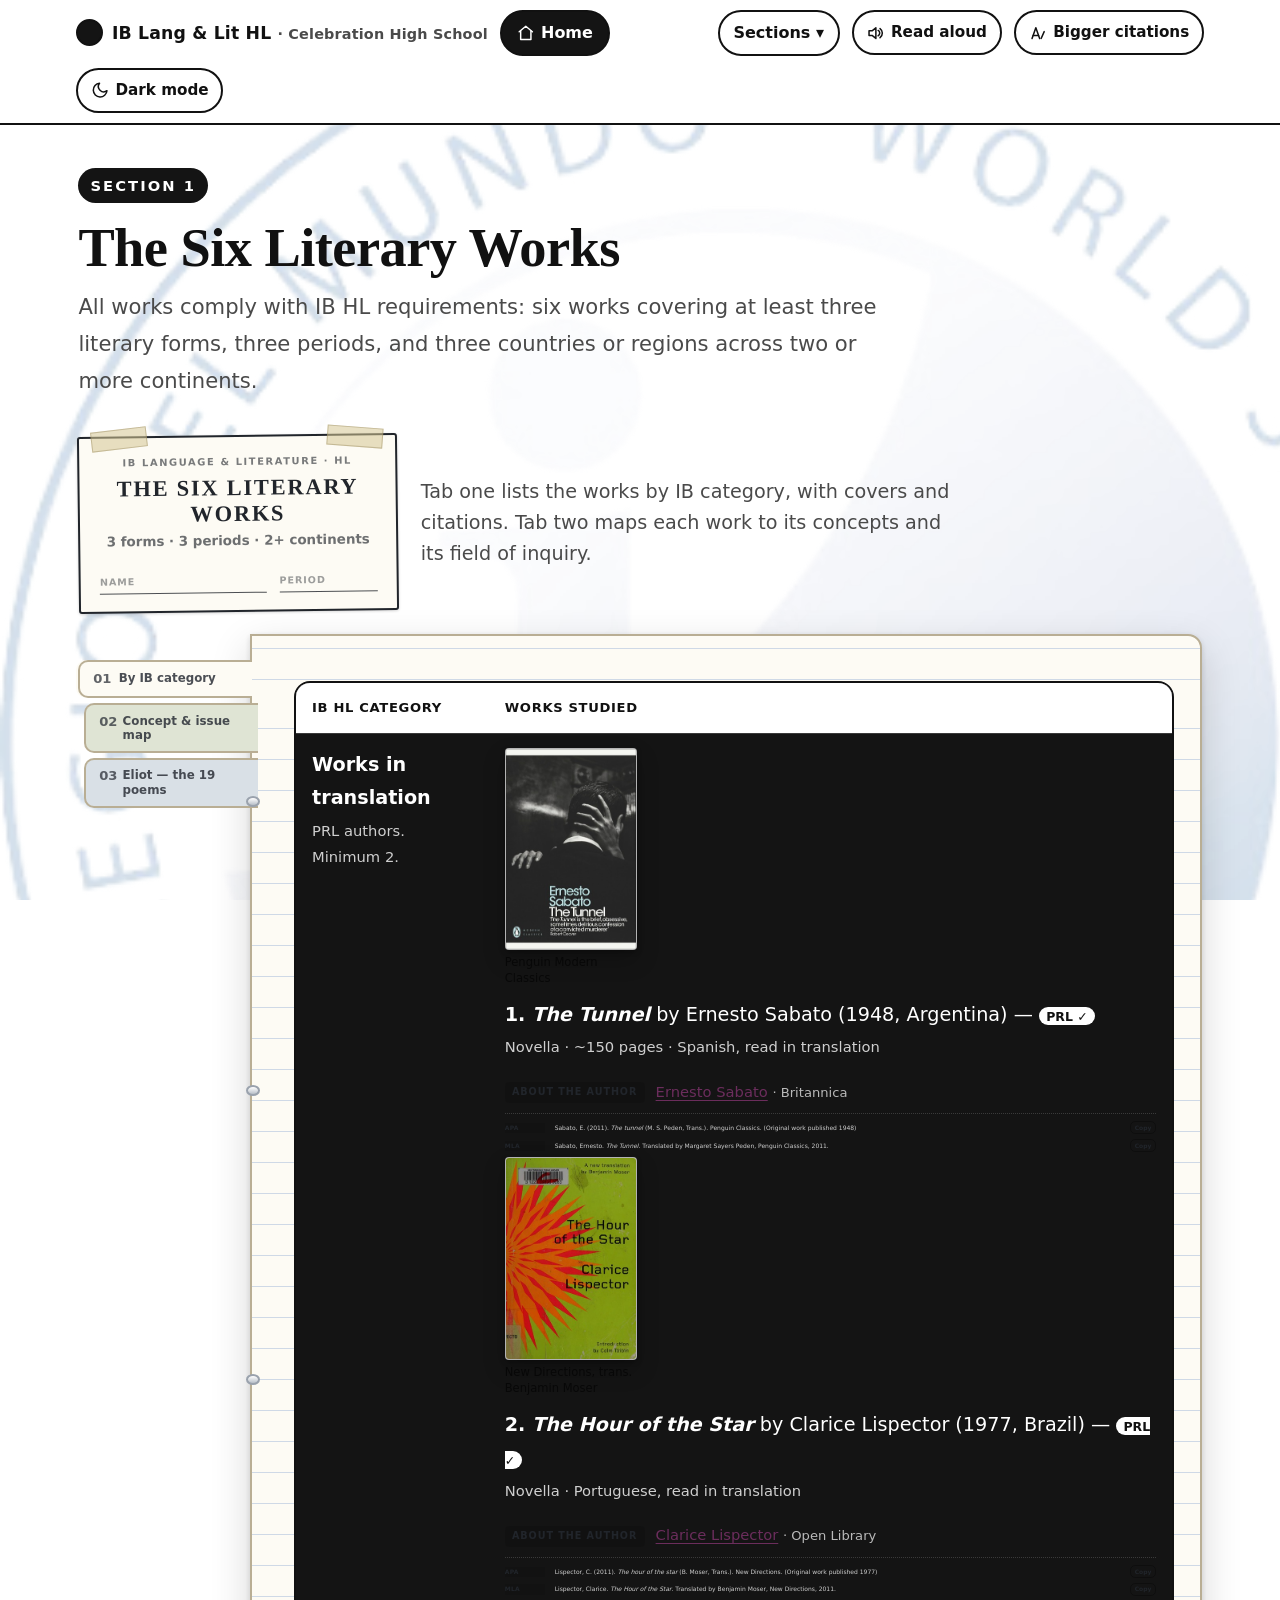
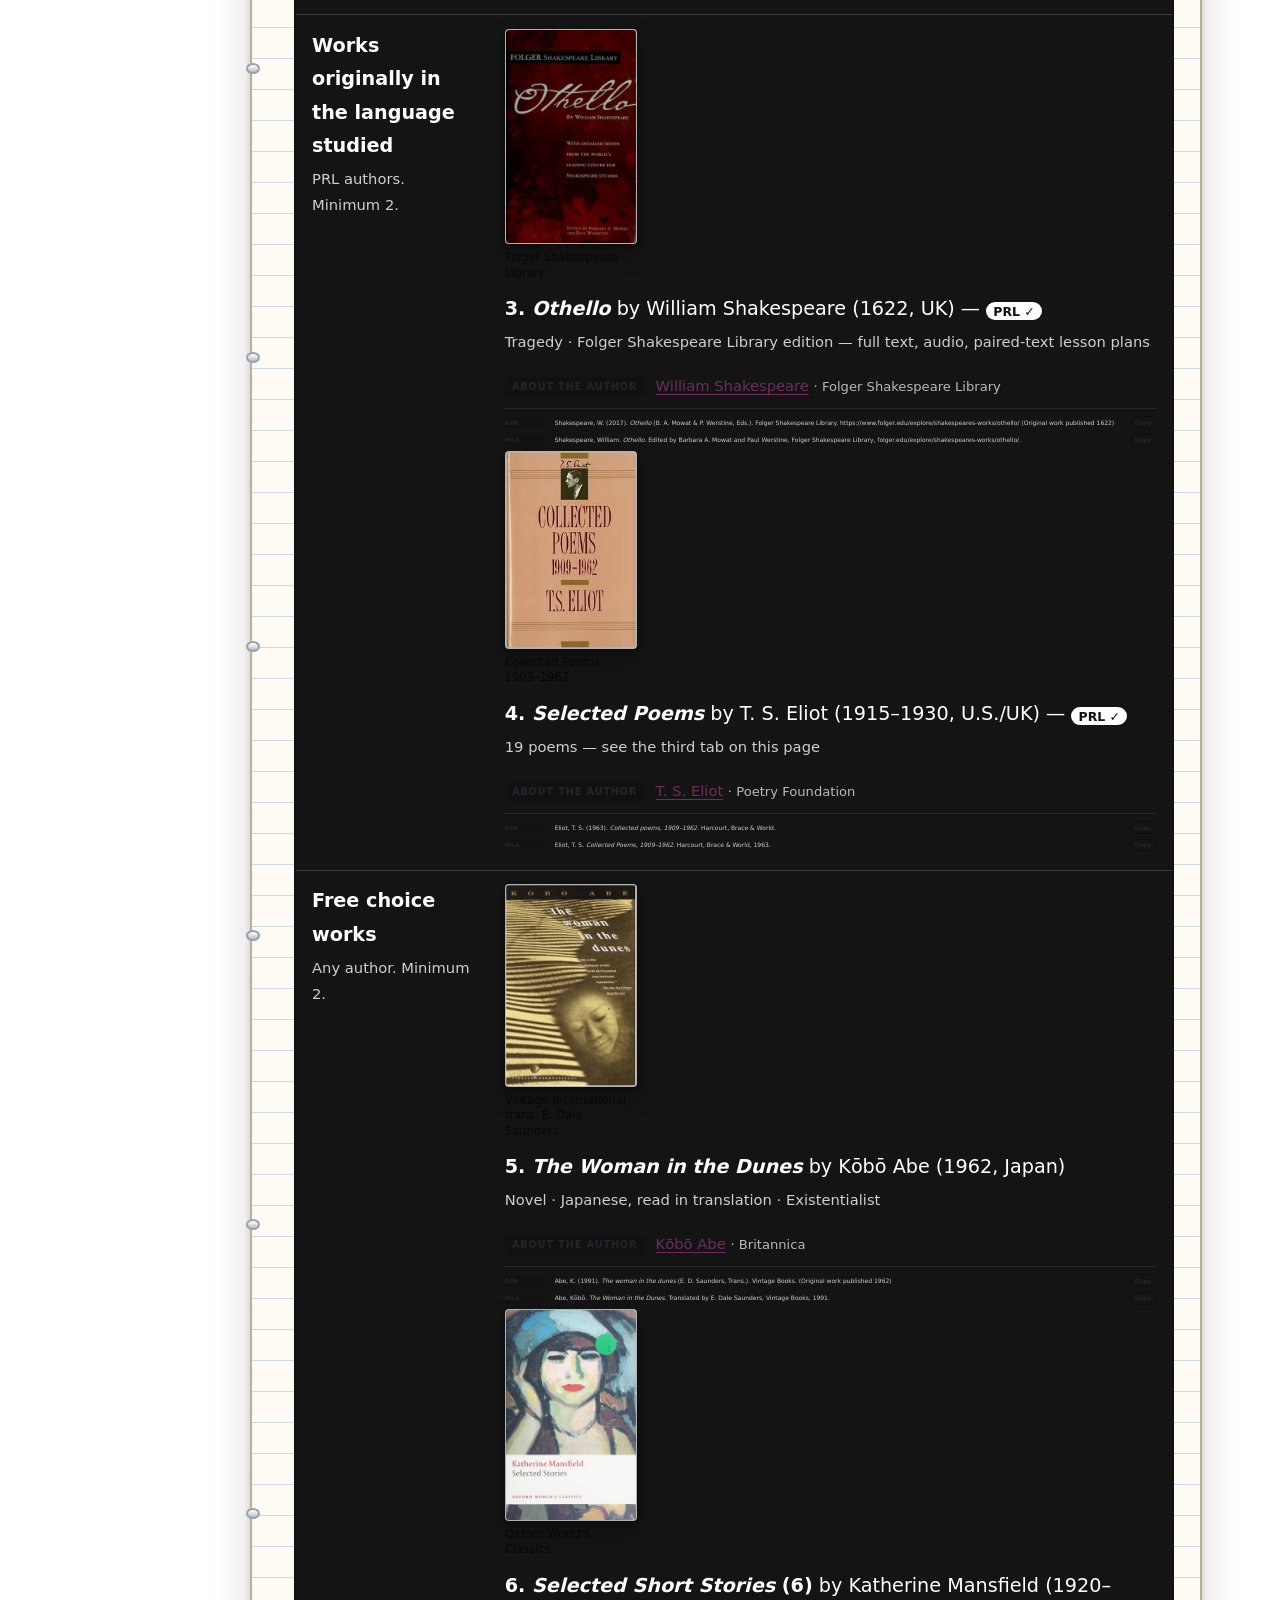
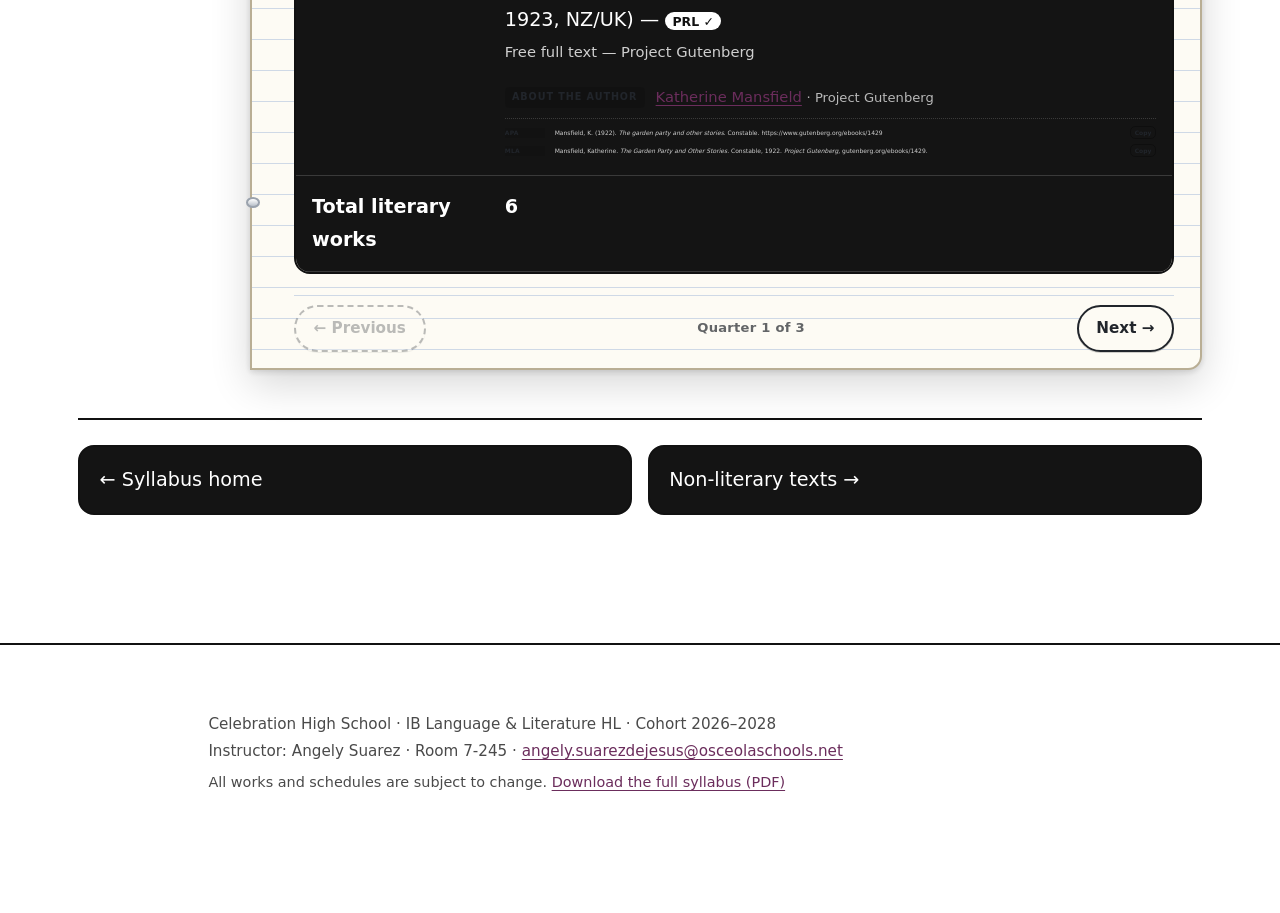
<file: works.html>
<!DOCTYPE html>
<html lang="en" data-theme="">
<head>
<meta charset="utf-8">
<meta name="viewport" content="width=device-width, initial-scale=1">
<title>The Six Literary Works &mdash; IB Lang &amp; Lit HL</title>
<meta name="description" content="The six required IB HL literary works with concept and global issue mapping.">
<link rel="stylesheet" href="assets/style.css?v=chs1">
<link rel="icon" href="data:image/svg+xml,%3Csvg xmlns='http://www.w3.org/2000/svg' viewBox='0 0 100 100'%3E%3Ccircle cx='50' cy='50' r='46' fill='%236b2d5c'/%3E%3Ctext x='50' y='68' font-size='46' text-anchor='middle' fill='%23fff' font-family='Georgia,serif'%3EIB%3C/text%3E%3C/svg%3E">
<script>
  // Set theme before paint to avoid a flash
  (function(){try{var t=localStorage.getItem('chs-ib-theme');if(t==='light'||t==='dark')document.documentElement.setAttribute('data-theme',t);}catch(e){}})();
</script>
</head>
<body>
<a class="skip-link" href="#main">Skip to main content</a>

<div class="bg-emblem" aria-hidden="true">
  <img src="assets/ib-logo.png" alt="" width="447" height="447" decoding="async">
</div>

<div class="sticky-stack">
<header class="topbar">
  <div class="topbar-inner">
    <a class="brand" href="index.html">
      <span class="dot" aria-hidden="true"></span>
      <span>IB Lang &amp; Lit HL <small>&middot; Celebration High School</small></span>
    </a>
    <a class="home-tab" href="index.html"><svg viewBox="0 0 24 24" fill="none" stroke="currentColor" stroke-width="2" stroke-linecap="round" stroke-linejoin="round" aria-hidden="true"><path d="M3 10.5 12 3l9 7.5"/><path d="M5 9.5V21h14V9.5"/></svg><span>Home</span></a>
    <span class="nav-spacer"></span>

    <details class="menu" id="sections-menu">
      <summary aria-label="Jump to a section">Sections &#9662;</summary>
      <div class="menu-panel" role="menu">
        <a href="index.html"><span class="num">&#8962;</span><span>Syllabus home</span></a>
        <a href="works.html" aria-current="page"><span class="num">1</span><span>Literary Works (6)</span></a>
        <a href="nonliterary.html"><span class="num">2</span><span>Non-Literary Texts</span></a>
        <a href="concepts.html"><span class="num">3</span><span>Concepts &amp; Global Issues</span></a>
        <a href="questions.html"><span class="num">4</span><span>Question Banks</span></a>
        <a href="year1.html"><span class="num">5</span><span>Year 1 &middot; 2026&ndash;27</span></a>
        <a href="year2.html"><span class="num">6</span><span>Year 2 &middot; 2027&ndash;28</span></a>
        <a href="assessments.html"><span class="num">7</span><span>Assessments</span></a>
        <a href="policy.html"><span class="num">8</span><span>Course Policies</span></a>
        <a href="citations.html"><span class="num">9</span><span>Citations &mdash; APA &amp; MLA</span></a>
      </div>
    </details>

    <button class="util-btn" id="read-aloud" type="button" aria-pressed="false"
            title="Read this page aloud">
      <svg viewBox="0 0 24 24" fill="none" stroke="currentColor" stroke-width="2" stroke-linecap="round" stroke-linejoin="round" aria-hidden="true"><path d="M4 9v6h4l5 4V5L8 9H4Z"/><path d="M16 8.5a4 4 0 0 1 0 7"/><path d="M18.5 6a7.5 7.5 0 0 1 0 12"/></svg><span class="label">Read aloud</span>
    </button>

    <button class="util-btn" id="cite-size" type="button" aria-pressed="false"
            title="Citations are set in 6px small print. Enlarge them to read.">
      <svg viewBox="0 0 24 24" fill="none" stroke="currentColor" stroke-width="2" stroke-linecap="round" stroke-linejoin="round" aria-hidden="true"><path d="M4 19 9 5l5 14"/><path d="M5.5 15h7"/><path d="M16 19l4-9 0 0"/></svg><span class="label">Bigger citations</span>
    </button>

    <button class="util-btn" id="theme-toggle" type="button" aria-pressed="false"
            title="Switch colour theme">
      <svg class="icon-sun" viewBox="0 0 24 24" fill="none" stroke="currentColor" stroke-width="2" stroke-linecap="round" stroke-linejoin="round" aria-hidden="true"><circle cx="12" cy="12" r="4"/><path d="M12 2v2M12 20v2M4.9 4.9l1.4 1.4M17.7 17.7l1.4 1.4M2 12h2M20 12h2M4.9 19.1l1.4-1.4M17.7 6.3l1.4-1.4"/></svg><svg class="icon-moon" viewBox="0 0 24 24" fill="none" stroke="currentColor" stroke-width="2" stroke-linecap="round" stroke-linejoin="round" aria-hidden="true"><path d="M21 12.8A9 9 0 1 1 11.2 3a7 7 0 0 0 9.8 9.8Z"/></svg><span class="label">Dark mode</span>
    </button>
  </div>
</header>

<div class="reader-bar" id="reader-bar" role="region" aria-label="Read aloud controls">
  <div class="reader-inner">
    <strong>&#128266; Reading aloud</strong>
    <button class="rbtn" id="reader-playpause" type="button">&#9208; Pause</button>
    <button class="rbtn" id="reader-restart" type="button">&#8635; Restart</button>
    <button class="rbtn" id="reader-stop" type="button">&#9632; Stop</button>
    <label>Voice
      <select id="reader-voice" aria-label="Choose a voice"></select>
    </label>
    <label>Speed
      <select id="reader-rate" aria-label="Reading speed">
        <option value="0.75">0.75&times;</option>
        <option value="0.9">0.9&times;</option>
        <option value="1" selected>1&times;</option>
        <option value="1.15">1.15&times;</option>
        <option value="1.35">1.35&times;</option>
      </select>
    </label>
    <span class="reader-status" id="reader-status" aria-live="polite"></span>
  </div>
</div>
</div>
<main id="main" tabindex="-1">
  <div class="wrap wide">
    <div class="page-head"><span class="eyebrow">Section 1</span><h1>The Six Literary Works</h1><p class="lede">All works comply with IB HL requirements: six works covering at least three literary forms, three periods, and three countries or regions across two or more continents.</p></div>

    <div class="nb-cover">
      <div class="nb-label">
        <span class="nb-label-top">IB Language &amp; Literature &middot; HL</span>
        <h3>The Six Literary Works</h3>
        <span class="nb-label-sub">3 forms &middot; 3 periods &middot; 2+ continents</span>
        <div class="nb-label-rules">
          <span><i>Name</i></span>
          <span><i>Period</i></span>
        </div>
      </div>
      <p class="nb-cover-meta">Tab one lists the works by IB category, with covers and citations. Tab two maps each work to its concepts and its field of inquiry.</p>
    </div>
    <div class="notebook notebook-quarters">
      <div class="nb-spiral" aria-hidden="true">
        <span></span><span></span><span></span><span></span><span></span>
        <span></span><span></span><span></span><span></span><span></span>
      </div>
      <div class="nb-tabs" role="tablist" aria-label="The Six Literary Works" aria-orientation="vertical">
        <button role="tab" id="tab-wk-1" aria-controls="pg-wk-1" aria-selected="true" tabindex="0" class="nb-tab is-active"><span class="nb-tab-num">01</span><span class="nb-tab-label">By IB category</span></button>
        <button role="tab" id="tab-wk-2" aria-controls="pg-wk-2" aria-selected="false" tabindex="-1" class="nb-tab"><span class="nb-tab-num">02</span><span class="nb-tab-label">Concept &amp; issue map</span></button>
        <button role="tab" id="tab-wk-3" aria-controls="pg-wk-3" aria-selected="false" tabindex="-1" class="nb-tab"><span class="nb-tab-num">03</span><span class="nb-tab-label">Eliot &mdash; the 19 poems</span></button>
      </div>
      <div class="nb-book">
        <div role="tabpanel" id="pg-wk-1" aria-labelledby="tab-wk-1" class="nb-page is-active">
  <div class="table-scroll">
    <table class="works-table">
      <thead><tr><th scope="col">IB HL category</th><th scope="col">Works studied</th></tr></thead>
      <tbody>
        <tr>
          <th scope="row">Works in translation<span class="byline">PRL authors. Minimum 2.</span></th>
          <td>
            <p><a class="cover-link" href="https://openlibrary.org/isbn/9780141194547"><img class="cover" src="assets/covers/tunnel.jpg" alt="Cover of The Tunnel" loading="lazy" decoding="async" width="220" height="330"><span class="cover-ed">Penguin Modern Classics</span></a><strong>1. <em>The Tunnel</em></strong> by Ernesto Sabato (1948, Argentina) &mdash; <span class="prl">PRL &check;</span><br>
            <span class="meta">Novella &middot; ~150 pages &middot; Spanish, read in translation</span></p>
            <p class="author-note"><span class="au-label">About the author</span> <a href="https://www.britannica.com/biography/Ernesto-Sabato">Ernesto Sabato</a> <span class="au-host">&middot; Britannica</span></p><div class="mini-cites">
        <div class="mini-row"><span class="mini-style">APA</span><span class="mini-text">Sabato, E. (2011). <em>The tunnel</em> (M. S. Peden, Trans.). Penguin Classics. (Original work published 1948)</span><button class="copy-btn mini-copy" type="button">Copy</button></div>
        <div class="mini-row"><span class="mini-style">MLA</span><span class="mini-text">Sabato, Ernesto. <em>The Tunnel</em>. Translated by Margaret Sayers Peden, Penguin Classics, 2011.</span><button class="copy-btn mini-copy" type="button">Copy</button></div>
      </div>
            <p><a class="cover-link" href="https://openlibrary.org/isbn/9780811219495"><img class="cover" src="assets/covers/hour.jpg" alt="Cover of The Hour of the Star" loading="lazy" decoding="async" width="220" height="330"><span class="cover-ed">New Directions, trans. Benjamin Moser</span></a><strong>2. <em>The Hour of the Star</em></strong> by Clarice Lispector (1977, Brazil) &mdash; <span class="prl">PRL &check;</span><br>
            <span class="meta">Novella &middot; Portuguese, read in translation</span></p>
            <p class="author-note"><span class="au-label">About the author</span> <a href="https://openlibrary.org/isbn/9780811219495">Clarice Lispector</a> <span class="au-host">&middot; Open Library</span></p><div class="mini-cites">
        <div class="mini-row"><span class="mini-style">APA</span><span class="mini-text">Lispector, C. (2011). <em>The hour of the star</em> (B. Moser, Trans.). New Directions. (Original work published 1977)</span><button class="copy-btn mini-copy" type="button">Copy</button></div>
        <div class="mini-row"><span class="mini-style">MLA</span><span class="mini-text">Lispector, Clarice. <em>The Hour of the Star</em>. Translated by Benjamin Moser, New Directions, 2011.</span><button class="copy-btn mini-copy" type="button">Copy</button></div>
      </div>
          </td>
        </tr>
        <tr>
          <th scope="row">Works originally in the language studied<span class="byline">PRL authors. Minimum 2.</span></th>
          <td>
            <p><a class="cover-link" href="https://www.folger.edu/explore/shakespeares-works/othello/read/"><img class="cover" src="assets/covers/othello.jpg" alt="Cover of Othello" loading="lazy" decoding="async" width="220" height="330"><span class="cover-ed">Folger Shakespeare Library</span></a><strong>3. <em>Othello</em></strong> by William Shakespeare (1622, UK) &mdash; <span class="prl">PRL &check;</span><br>
            <span class="meta">Tragedy &middot; Folger Shakespeare Library edition &mdash; full text, audio, paired-text lesson plans</span></p>
            <p class="author-note"><span class="au-label">About the author</span> <a href="https://www.folger.edu/explore/shakespeares-works/othello/">William Shakespeare</a> <span class="au-host">&middot; Folger Shakespeare Library</span></p><div class="mini-cites">
        <div class="mini-row"><span class="mini-style">APA</span><span class="mini-text">Shakespeare, W. (2017). <em>Othello</em> (B. A. Mowat &amp; P. Werstine, Eds.). Folger Shakespeare Library. https://www.folger.edu/explore/shakespeares-works/othello/ (Original work published 1622)</span><button class="copy-btn mini-copy" type="button">Copy</button></div>
        <div class="mini-row"><span class="mini-style">MLA</span><span class="mini-text">Shakespeare, William. <em>Othello</em>. Edited by Barbara A. Mowat and Paul Werstine, Folger Shakespeare Library, folger.edu/explore/shakespeares-works/othello/.</span><button class="copy-btn mini-copy" type="button">Copy</button></div>
      </div>
            <p><a class="cover-link" href="works.html#pg-wk-3"><img class="cover" src="assets/covers/eliot.jpg" alt="Cover of Selected Poems" loading="lazy" decoding="async" width="220" height="330"><span class="cover-ed">Collected Poems 1909&ndash;1962</span></a><strong>4. <em>Selected Poems</em></strong> by T. S. Eliot (1915&ndash;1930, U.S./UK) &mdash; <span class="prl">PRL &check;</span><br>
            <span class="meta">19 poems &mdash; see the third tab on this page</span></p>
            <p class="author-note"><span class="au-label">About the author</span> <a href="https://www.poetryfoundation.org/poets/t-s-eliot">T. S. Eliot</a> <span class="au-host">&middot; Poetry Foundation</span></p><div class="mini-cites">
        <div class="mini-row"><span class="mini-style">APA</span><span class="mini-text">Eliot, T. S. (1963). <em>Collected poems, 1909&ndash;1962</em>. Harcourt, Brace &amp; World.</span><button class="copy-btn mini-copy" type="button">Copy</button></div>
        <div class="mini-row"><span class="mini-style">MLA</span><span class="mini-text">Eliot, T. S. <em>Collected Poems, 1909&ndash;1962</em>. Harcourt, Brace &amp; World, 1963.</span><button class="copy-btn mini-copy" type="button">Copy</button></div>
      </div>
          </td>
        </tr>
        <tr>
          <th scope="row">Free choice works<span class="byline">Any author. Minimum 2.</span></th>
          <td>
            <p><a class="cover-link" href="https://openlibrary.org/isbn/9780679733782"><img class="cover" src="assets/covers/dunes.jpg" alt="Cover of The Woman in the Dunes" loading="lazy" decoding="async" width="220" height="330"><span class="cover-ed">Vintage International, trans. E. Dale Saunders</span></a><strong>5. <em>The Woman in the Dunes</em></strong> by K&#333;b&#333; Abe (1962, Japan)<br>
            <span class="meta">Novel &middot; Japanese, read in translation &middot; Existentialist</span></p>
            <p class="author-note"><span class="au-label">About the author</span> <a href="https://www.britannica.com/biography/Abe-Kobo">K&#333;b&#333; Abe</a> <span class="au-host">&middot; Britannica</span></p><div class="mini-cites">
        <div class="mini-row"><span class="mini-style">APA</span><span class="mini-text">Abe, K. (1991). <em>The woman in the dunes</em> (E. D. Saunders, Trans.). Vintage Books. (Original work published 1962)</span><button class="copy-btn mini-copy" type="button">Copy</button></div>
        <div class="mini-row"><span class="mini-style">MLA</span><span class="mini-text">Abe, K&#333;b&#333;. <em>The Woman in the Dunes</em>. Translated by E. Dale Saunders, Vintage Books, 1991.</span><button class="copy-btn mini-copy" type="button">Copy</button></div>
      </div>
            <p><a class="cover-link" href="https://www.gutenberg.org/ebooks/1429"><img class="cover" src="assets/covers/mansfield.jpg" alt="Cover of Selected Short Stories" loading="lazy" decoding="async" width="220" height="330"><span class="cover-ed">Oxford World&rsquo;s Classics</span></a><strong>6. <em>Selected Short Stories</em> (6)</strong> by Katherine Mansfield (1920&ndash;1923, NZ/UK) &mdash; <span class="prl">PRL &check;</span><br>
            <span class="meta">Free full text &mdash; Project Gutenberg</span></p>
            <p class="author-note"><span class="au-label">About the author</span> <a href="https://www.gutenberg.org/ebooks/author/631">Katherine Mansfield</a> <span class="au-host">&middot; Project Gutenberg</span></p><div class="mini-cites">
        <div class="mini-row"><span class="mini-style">APA</span><span class="mini-text">Mansfield, K. (1922). <em>The garden party and other stories</em>. Constable. https://www.gutenberg.org/ebooks/1429</span><button class="copy-btn mini-copy" type="button">Copy</button></div>
        <div class="mini-row"><span class="mini-style">MLA</span><span class="mini-text">Mansfield, Katherine. <em>The Garden Party and Other Stories</em>. Constable, 1922. <em>Project Gutenberg</em>, gutenberg.org/ebooks/1429.</span><button class="copy-btn mini-copy" type="button">Copy</button></div>
      </div>
          </td>
        </tr>
        <tr><th scope="row">Total literary works</th><td><strong>6</strong></td></tr>
      </tbody>
    </table>
  </div>
        </div>
        <div role="tabpanel" id="pg-wk-2" aria-labelledby="tab-wk-2" class="nb-page" hidden>
  <p>Each work is mapped to its most relevant IB concepts and a primary Global Issue field
  of inquiry. A secondary issue is suggested for flexibility and Paper 2 pairings.</p>
  <div class="table-scroll">
    <table class="map-table">
      <thead><tr><th scope="col">Work / form / context</th><th scope="col">Connection to IB concepts</th><th scope="col">Global issue (field of inquiry)</th></tr></thead>
      <tbody>
      <tr>
        <th scope="row"><a class="cover-link" href="https://openlibrary.org/isbn/9780141194547"><img class="cover" src="assets/covers/tunnel.jpg" alt="Cover of The Tunnel" loading="lazy" decoding="async" width="220" height="330"><span class="cover-ed">Penguin Modern Classics</span></a><em>The Tunnel</em><span class="byline">Sabato &middot; Novella &middot; Argentina, 1956</span><div class="mini-cites">
        <div class="mini-row"><span class="mini-style">APA</span><span class="mini-text">Sabato, E. (2011). <em>The tunnel</em> (M. S. Peden, Trans.). Penguin Classics. (Original work published 1948)</span><button class="copy-btn mini-copy" type="button">Copy</button></div>
        <div class="mini-row"><span class="mini-style">MLA</span><span class="mini-text">Sabato, Ernesto. <em>The Tunnel</em>. Translated by Margaret Sayers Peden, Penguin Classics, 2011.</span><button class="copy-btn mini-copy" type="button">Copy</button></div>
      </div></th>
        <td><ul class="concept-list"><li><strong>Identity</strong> &mdash; Castel&rsquo;s fractured, narcissistic self; obsessive consciousness.</li><li><strong>Perspective</strong> &mdash; Unreliable first-person confession; subjective reality.</li><li><strong>Communication</strong> &mdash; The failure of authentic human connection.</li></ul></td>
        <td><span class="gi gi-culture">Culture, identity and community</span><p>Alienation and isolation in modern urban society; the impossibility of being truly known.</p><p class="also">Also: Beliefs, values and education (existentialist worldview)</p></td>
      </tr>
      <tr>
        <th scope="row"><a class="cover-link" href="https://openlibrary.org/isbn/9780811219495"><img class="cover" src="assets/covers/hour.jpg" alt="Cover of The Hour of the Star" loading="lazy" decoding="async" width="220" height="330"><span class="cover-ed">New Directions, trans. Benjamin Moser</span></a><em>The Hour of the Star</em><span class="byline">Lispector &middot; Novella &middot; Brazil, 1977</span><div class="mini-cites">
        <div class="mini-row"><span class="mini-style">APA</span><span class="mini-text">Lispector, C. (2011). <em>The hour of the star</em> (B. Moser, Trans.). New Directions. (Original work published 1977)</span><button class="copy-btn mini-copy" type="button">Copy</button></div>
        <div class="mini-row"><span class="mini-style">MLA</span><span class="mini-text">Lispector, Clarice. <em>The Hour of the Star</em>. Translated by Benjamin Moser, New Directions, 2011.</span><button class="copy-btn mini-copy" type="button">Copy</button></div>
      </div></th>
        <td><ul class="concept-list"><li><strong>Identity</strong> &mdash; Macab&eacute;a&rsquo;s invisible existence; the narrator&rsquo;s metafictional self.</li><li><strong>Representation</strong> &mdash; How the marginalised poor are represented; authorial ethics.</li><li><strong>Creativity</strong> &mdash; Metafiction; the act of writing as creation and exposure.</li></ul></td>
        <td><span class="gi gi-culture">Culture, identity and community</span><p>Class, gender, and regional identity (Northeast Brazil &rarr; Rio); the invisibility of poverty.</p><p class="also">Also: Politics, power and justice (gendered and economic power)</p></td>
      </tr>
      <tr>
        <th scope="row"><a class="cover-link" href="https://www.folger.edu/explore/shakespeares-works/othello/read/"><img class="cover" src="assets/covers/othello.jpg" alt="Cover of Othello" loading="lazy" decoding="async" width="220" height="330"><span class="cover-ed">Folger Shakespeare Library</span></a><em>Othello</em><span class="byline">Shakespeare &middot; Tragedy &middot; UK, 1622</span><div class="mini-cites">
        <div class="mini-row"><span class="mini-style">APA</span><span class="mini-text">Shakespeare, W. (2017). <em>Othello</em> (B. A. Mowat &amp; P. Werstine, Eds.). Folger Shakespeare Library. https://www.folger.edu/explore/shakespeares-works/othello/ (Original work published 1622)</span><button class="copy-btn mini-copy" type="button">Copy</button></div>
        <div class="mini-row"><span class="mini-style">MLA</span><span class="mini-text">Shakespeare, William. <em>Othello</em>. Edited by Barbara A. Mowat and Paul Werstine, Folger Shakespeare Library, folger.edu/explore/shakespeares-works/othello/.</span><button class="copy-btn mini-copy" type="button">Copy</button></div>
      </div></th>
        <td><ul class="concept-list"><li><strong>Identity</strong> &mdash; Othello&rsquo;s racial and cultural identity; outsider status in Venice.</li><li><strong>Transformation</strong> &mdash; From noble general to murderer through Iago&rsquo;s manipulation.</li><li><strong>Perspective</strong> &mdash; How characters perceive Othello differently; the politics of seeing.</li></ul></td>
        <td><span class="gi gi-politics">Politics, power and justice</span><p>Race, jealousy, and manipulation as instruments of power; gendered violence.</p><p class="also">Also: Culture, identity and community (the outsider in society)</p></td>
      </tr>
      <tr>
        <th scope="row"><a class="cover-link" href="works.html#pg-wk-3"><img class="cover" src="assets/covers/eliot.jpg" alt="Cover of Selected Poems" loading="lazy" decoding="async" width="220" height="330"><span class="cover-ed">Collected Poems 1909&ndash;1962</span></a><em>Selected Poems</em><span class="byline">T. S. Eliot &middot; Poetry &middot; US/UK, 1911&ndash;1930</span><div class="mini-cites">
        <div class="mini-row"><span class="mini-style">APA</span><span class="mini-text">Eliot, T. S. (1963). <em>Collected poems, 1909&ndash;1962</em>. Harcourt, Brace &amp; World.</span><button class="copy-btn mini-copy" type="button">Copy</button></div>
        <div class="mini-row"><span class="mini-style">MLA</span><span class="mini-text">Eliot, T. S. <em>Collected Poems, 1909&ndash;1962</em>. Harcourt, Brace &amp; World, 1963.</span><button class="copy-btn mini-copy" type="button">Copy</button></div>
      </div></th>
        <td><ul class="concept-list"><li><strong>Identity</strong> &mdash; The fragmented modern self (Prufrock, Gerontion, the Magi).</li><li><strong>Transformation</strong> &mdash; Spiritual transformation in &lsquo;Journey of the Magi,&rsquo; &lsquo;The Hollow Men,&rsquo; &lsquo;Marina.&rsquo;</li><li><strong>Representation</strong> &mdash; Modernist representation of urban alienation and spiritual emptiness.</li></ul></td>
        <td><span class="gi gi-beliefs">Beliefs, values and education</span><p>Spiritual crisis, modernity vs. tradition, the secular and the sacred.</p><p class="also">Also: Art, creativity and the imagination (modernist innovation)</p></td>
      </tr>
      <tr>
        <th scope="row"><a class="cover-link" href="https://openlibrary.org/isbn/9780679733782"><img class="cover" src="assets/covers/dunes.jpg" alt="Cover of The Woman in the Dunes" loading="lazy" decoding="async" width="220" height="330"><span class="cover-ed">Vintage International, trans. E. Dale Saunders</span></a><em>The Woman in the Dunes</em><span class="byline">Abe &middot; Novel &middot; Japan, 1962</span><div class="mini-cites">
        <div class="mini-row"><span class="mini-style">APA</span><span class="mini-text">Abe, K. (1991). <em>The woman in the dunes</em> (E. D. Saunders, Trans.). Vintage Books. (Original work published 1962)</span><button class="copy-btn mini-copy" type="button">Copy</button></div>
        <div class="mini-row"><span class="mini-style">MLA</span><span class="mini-text">Abe, K&#333;b&#333;. <em>The Woman in the Dunes</em>. Translated by E. Dale Saunders, Vintage Books, 1991.</span><button class="copy-btn mini-copy" type="button">Copy</button></div>
      </div></th>
        <td><ul class="concept-list"><li><strong>Identity</strong> &mdash; Niki&rsquo;s loss and recreation of self in captivity.</li><li><strong>Transformation</strong> &mdash; From urban entomologist to dune dweller; existential reorientation.</li><li><strong>Perspective</strong> &mdash; Existentialist questioning of freedom, conformity, and meaning.</li></ul></td>
        <td><span class="gi gi-science">Science, technology and the environment</span><p>Sand as nature shaping and trapping humans; environment as agent of change.</p><p class="also">Also: Politics, power and justice (the village&rsquo;s authority and individual free will)</p></td>
      </tr>
      <tr>
        <th scope="row"><a class="cover-link" href="https://www.gutenberg.org/ebooks/1429"><img class="cover" src="assets/covers/mansfield.jpg" alt="Cover of Selected Short Stories" loading="lazy" decoding="async" width="220" height="330"><span class="cover-ed">Oxford World&rsquo;s Classics</span></a><em>Selected Short Stories</em><span class="byline">Mansfield &middot; Short fiction &middot; NZ/UK, 1920&ndash;1923</span><div class="mini-cites">
        <div class="mini-row"><span class="mini-style">APA</span><span class="mini-text">Mansfield, K. (1922). <em>The garden party and other stories</em>. Constable. https://www.gutenberg.org/ebooks/1429</span><button class="copy-btn mini-copy" type="button">Copy</button></div>
        <div class="mini-row"><span class="mini-style">MLA</span><span class="mini-text">Mansfield, Katherine. <em>The Garden Party and Other Stories</em>. Constable, 1922. <em>Project Gutenberg</em>, gutenberg.org/ebooks/1429.</span><button class="copy-btn mini-copy" type="button">Copy</button></div>
      </div></th>
        <td><ul class="concept-list"><li><strong>Identity</strong> &mdash; The self-deceiving and constrained self (Miss Brill, the Lady&rsquo;s Maid).</li><li><strong>Perspective</strong> &mdash; Free indirect discourse; the sudden epiphany that reframes a life.</li><li><strong>Representation</strong> &mdash; How class, gender, and ageing are rendered in modernist miniature.</li></ul></td>
        <td><span class="gi gi-culture">Culture, identity and community</span><p>Loneliness, class, and constrained female lives in the modern world.</p><p class="also">Also: Politics, power and justice (gender and servitude)</p></td>
      </tr>
      </tbody>
    </table>
  </div>
        </div>
        <div role="tabpanel" id="pg-wk-3" aria-labelledby="tab-wk-3" class="nb-page" hidden>
  <div class="callout small">
    <p><strong>Concepts:</strong> Identity, Transformation, Representation. &nbsp;
    <strong>Field of inquiry:</strong> <span class="gi gi-beliefs">Beliefs, values and education</span> &mdash; spiritual crisis, modernity
    against tradition, the secular and the sacred.</p>
  </div>
  <div class="table-scroll">
    <table class="poem-table">
      <thead><tr><th scope="col">Poem</th><th scope="col">Year</th><th scope="col">Access link</th></tr></thead>
      <tbody>
        <tr><td><em>The Love Song of J. Alfred Prufrock</em></td><td>1915</td><td><a href="https://www.poetryfoundation.org/poetrymagazine/poems/44212/the-love-song-of-j-alfred-prufrock">Poetry Foundation</a></td></tr>
        <tr><td><em>Preludes</em></td><td>1911</td><td><a href="https://www.poetryfoundation.org/poems/44214/preludes-56d22338dc954">Poetry Foundation</a></td></tr>
        <tr><td><em>Portrait of a Lady</em></td><td>1915</td><td><a href="https://en.wikisource.org/wiki/Prufrock_and_Other_Observations/Portrait_of_a_Lady">Wikisource</a></td></tr>
        <tr><td><em>Rhapsody on a Windy Night</em></td><td>1915</td><td><a href="https://en.wikisource.org/wiki/Prufrock_and_Other_Observations/Rhapsody_on_a_Windy_Night">Wikisource</a></td></tr>
        <tr><td><em>Morning at the Window</em></td><td>1915</td><td><a href="https://en.wikisource.org/wiki/Prufrock_and_Other_Observations/Morning_at_the_Window">Wikisource</a></td></tr>
        <tr><td><em>The Boston Evening Transcript</em></td><td>1915</td><td><a href="https://en.wikisource.org/wiki/Prufrock_and_Other_Observations/The_Boston_Evening_Transcript">Wikisource</a></td></tr>
        <tr><td><em>Aunt Helen</em></td><td>1915</td><td><a href="https://en.wikisource.org/wiki/Prufrock_and_Other_Observations/Aunt_Helen">Wikisource</a></td></tr>
        <tr><td><em>Cousin Nancy</em></td><td>1915</td><td><a href="https://en.wikisource.org/wiki/Prufrock_and_Other_Observations/Cousin_Nancy">Wikisource</a></td></tr>
        <tr><td><em>Mr. Apollinax</em></td><td>1916</td><td><a href="https://en.wikisource.org/wiki/Prufrock_and_Other_Observations/Mr._Apollinax">Wikisource</a></td></tr>
        <tr><td><em>La Figlia Che Piange</em></td><td>1916</td><td><a href="https://en.wikisource.org/wiki/Prufrock_and_Other_Observations/La_Figlia_Che_Piange">Wikisource</a></td></tr>
        <tr><td><em>Sweeney Among the Nightingales</em></td><td>1918</td><td><a href="https://en.wikisource.org/wiki/Poems_(Eliot,_1920)/Sweeney_Among_the_Nightingales">Wikisource</a></td></tr>
        <tr><td><em>Whispers of Immortality</em></td><td>1918</td><td><a href="https://en.wikisource.org/wiki/Poems_(Eliot,_1920)/Whispers_of_Immortality">Wikisource</a></td></tr>
        <tr><td><em>Burbank with a Baedeker: Bleistein with a Cigar</em></td><td>1919</td><td><a href="https://en.wikisource.org/wiki/Poems_(Eliot,_1920)/Burbank_with_a_Baedeker:_Bleistein_with_a_Cigar">Wikisource</a></td></tr>
        <tr><td><em>Gerontion</em></td><td>1920</td><td><a href="https://en.wikisource.org/wiki/Poems_(Eliot,_1920)/Gerontion">Wikisource</a></td></tr>
        <tr><td><em>Eyes that last I saw in tears</em></td><td>1924</td><td><a href="https://www.poetryverse.com/ts-eliot-poems/eyes-in-tears">PoetryVerse</a></td></tr>
        <tr><td><em>The Hollow Men</em></td><td>1925</td><td><a href="https://osceolak12-my.sharepoint.com/:w:/g/personal/suarezda_osceola_k12_fl_us/IQDhPoESCxpDQrbzUoor8GnVAUDNB8nEbDKv0hWiTeAmMAo?e=QlkcBv">Word doc</a></td></tr>
        <tr><td><em>Journey of the Magi</em></td><td>1927</td><td><a href="https://osceolak12-my.sharepoint.com/:w:/g/personal/suarezda_osceola_k12_fl_us/IQDRaEH2TTDKQYMij23LLOuyAZ6XJkKXbTQF7EzFfFSZdkE?e=UgdWlH">Word doc</a></td></tr>
        <tr><td><em>Animula</em></td><td>1929</td><td><a href="https://osceolak12-my.sharepoint.com/:b:/g/personal/suarezda_osceola_k12_fl_us/IQCXkITbOpegS7LEez5JYyAvAS0oolQ9BgEuJdUNch7ppKM?e=5zpwsm">PDF</a></td></tr>
        <tr><td><em>Marina</em></td><td>1930</td><td><a href="https://osceolak12-my.sharepoint.com/:w:/g/personal/suarezda_osceola_k12_fl_us/IQDac2znVTDHRopkI_1ENFBWAdsMoA1VW8m3Se2kBjvaRC4?e=RBtOB5">Word doc</a></td></tr>
      </tbody>
    </table>
  </div>
        </div>
        <div class="nb-nav">
          <button class="nb-arrow nb-prev" type="button" aria-label="Previous">&larr; Previous</button>
          <span class="nb-count" aria-live="polite">Tab 1 of 3</span>
          <button class="nb-arrow nb-next" type="button" aria-label="Next">Next &rarr;</button>
        </div>
      </div>
    </div>
    <nav class="pager" aria-label="Page navigation">
      <a href="index.html">&larr; Syllabus home</a>
      <a href="nonliterary.html">Non-literary texts &rarr;</a>
    </nav>

  </div>
</main>

<footer class="site-foot">
  <div class="wrap">
    <p>Celebration High School &middot; IB Language &amp; Literature HL &middot; Cohort 2026&ndash;2028<br>
    Instructor: Angely Suarez &middot; Room 7-245 &middot;
    <a href="mailto:angely.suarezdejesus@osceolaschools.net">angely.suarezdejesus@osceolaschools.net</a></p>
    <p class="foot-note">All works and schedules are subject to change.
    <a href="IB%20HL%20Language%20and%20Literature%2026-27.pdf">Download the full syllabus (PDF)</a></p>
  </div>
</footer>
<script src="assets/app.js?v=chs1"></script>
</body>
</html>
</file>
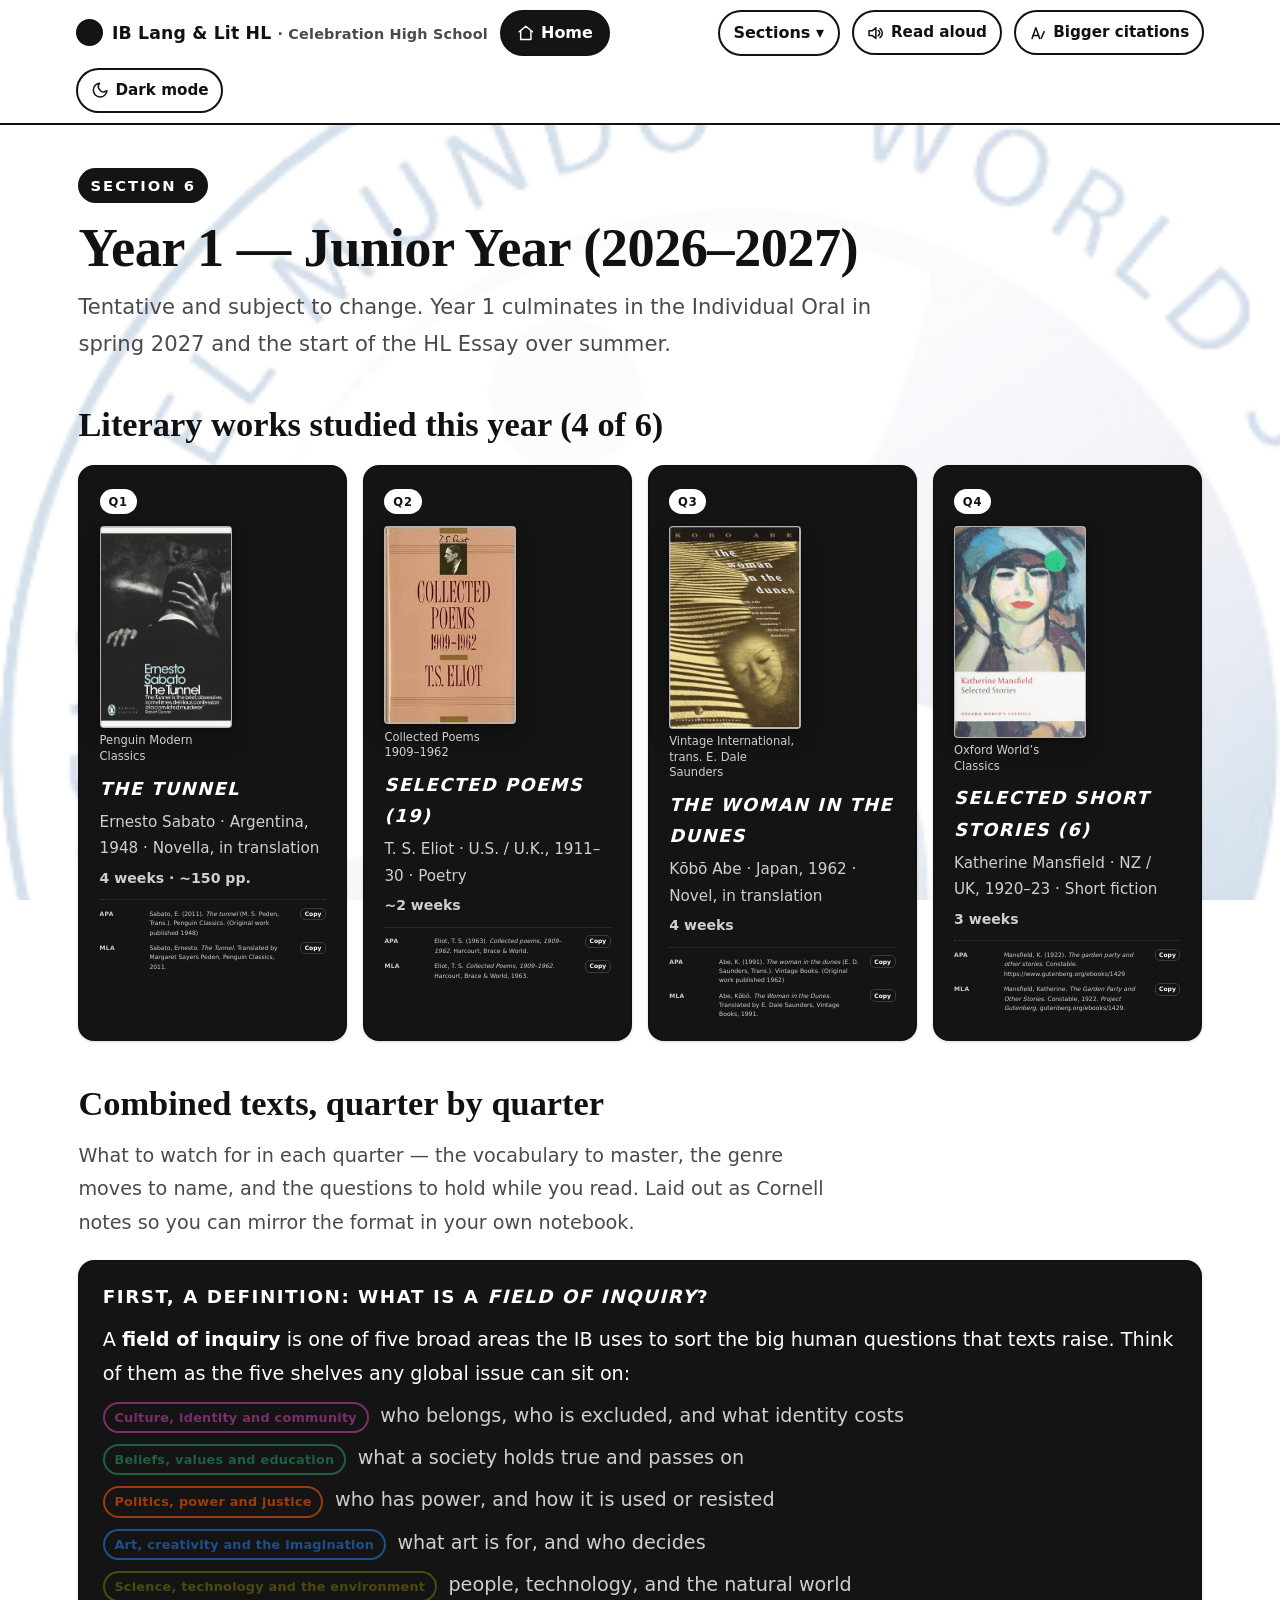
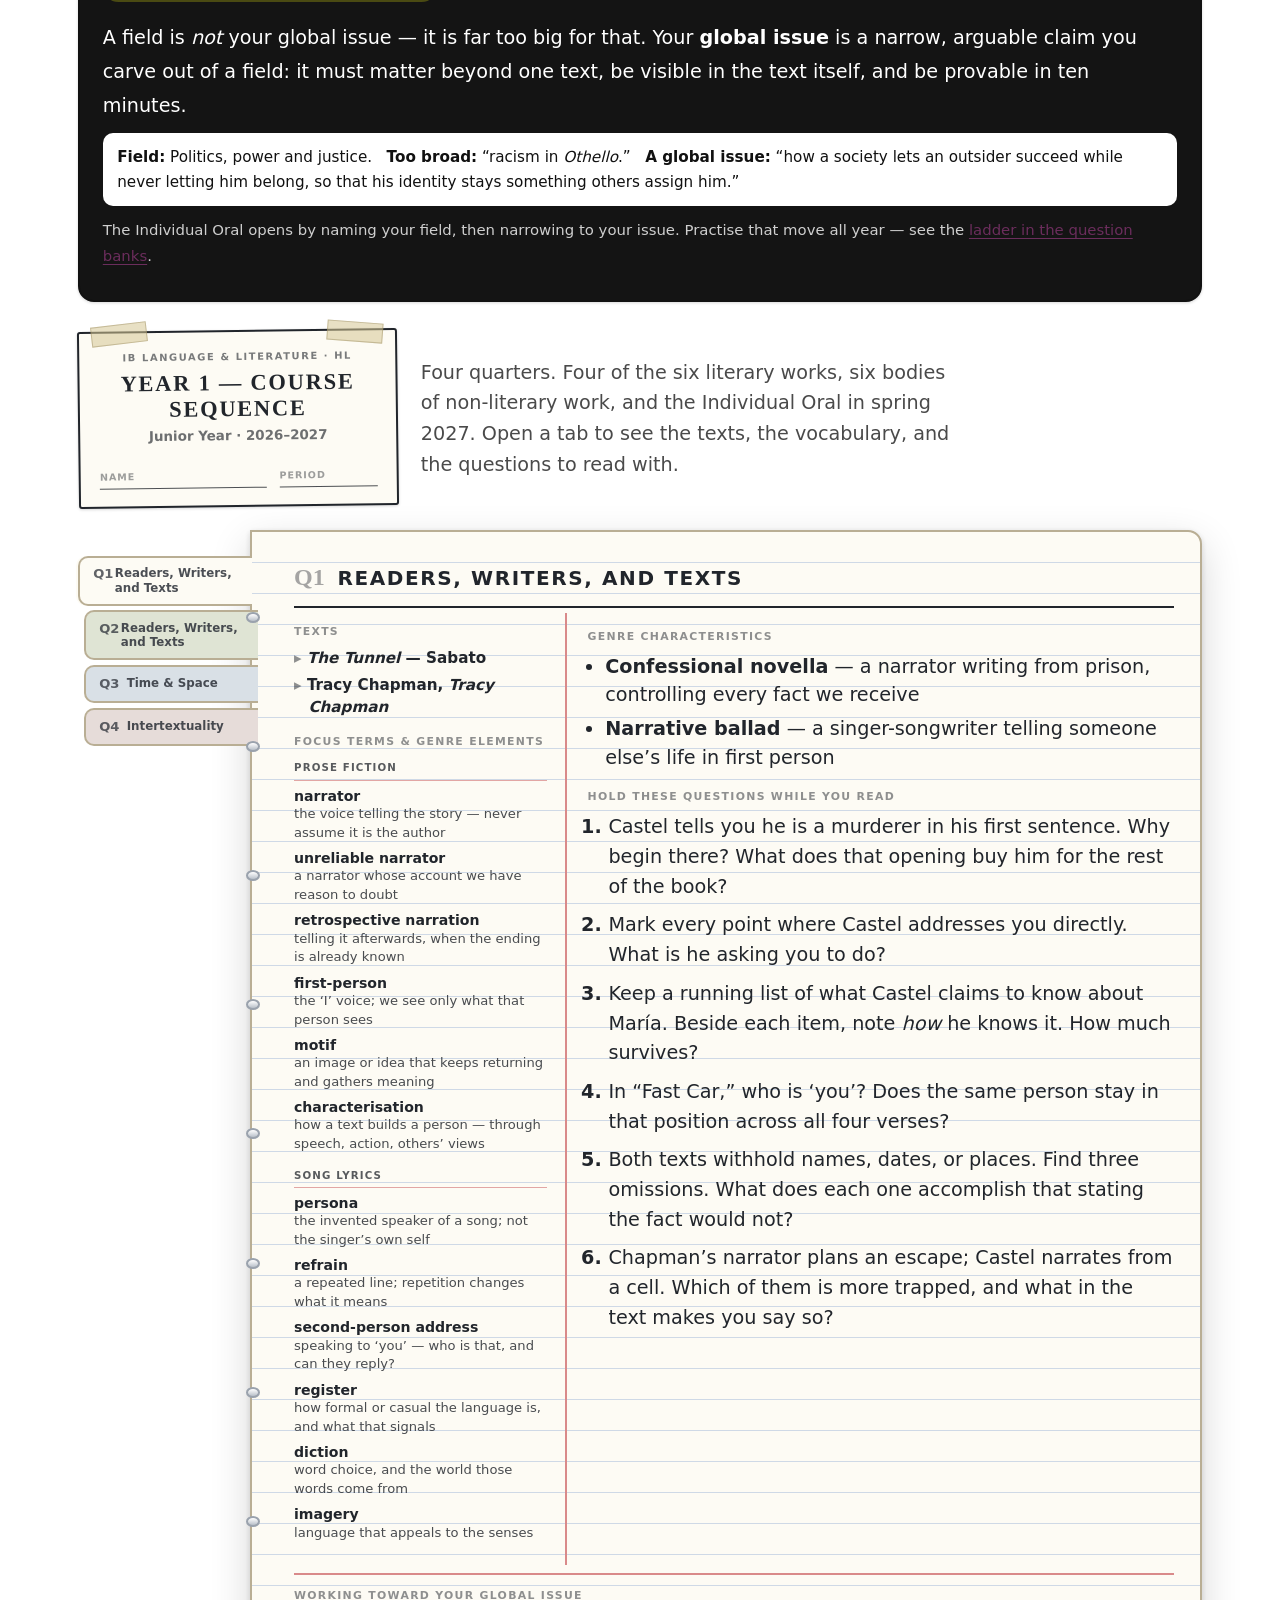
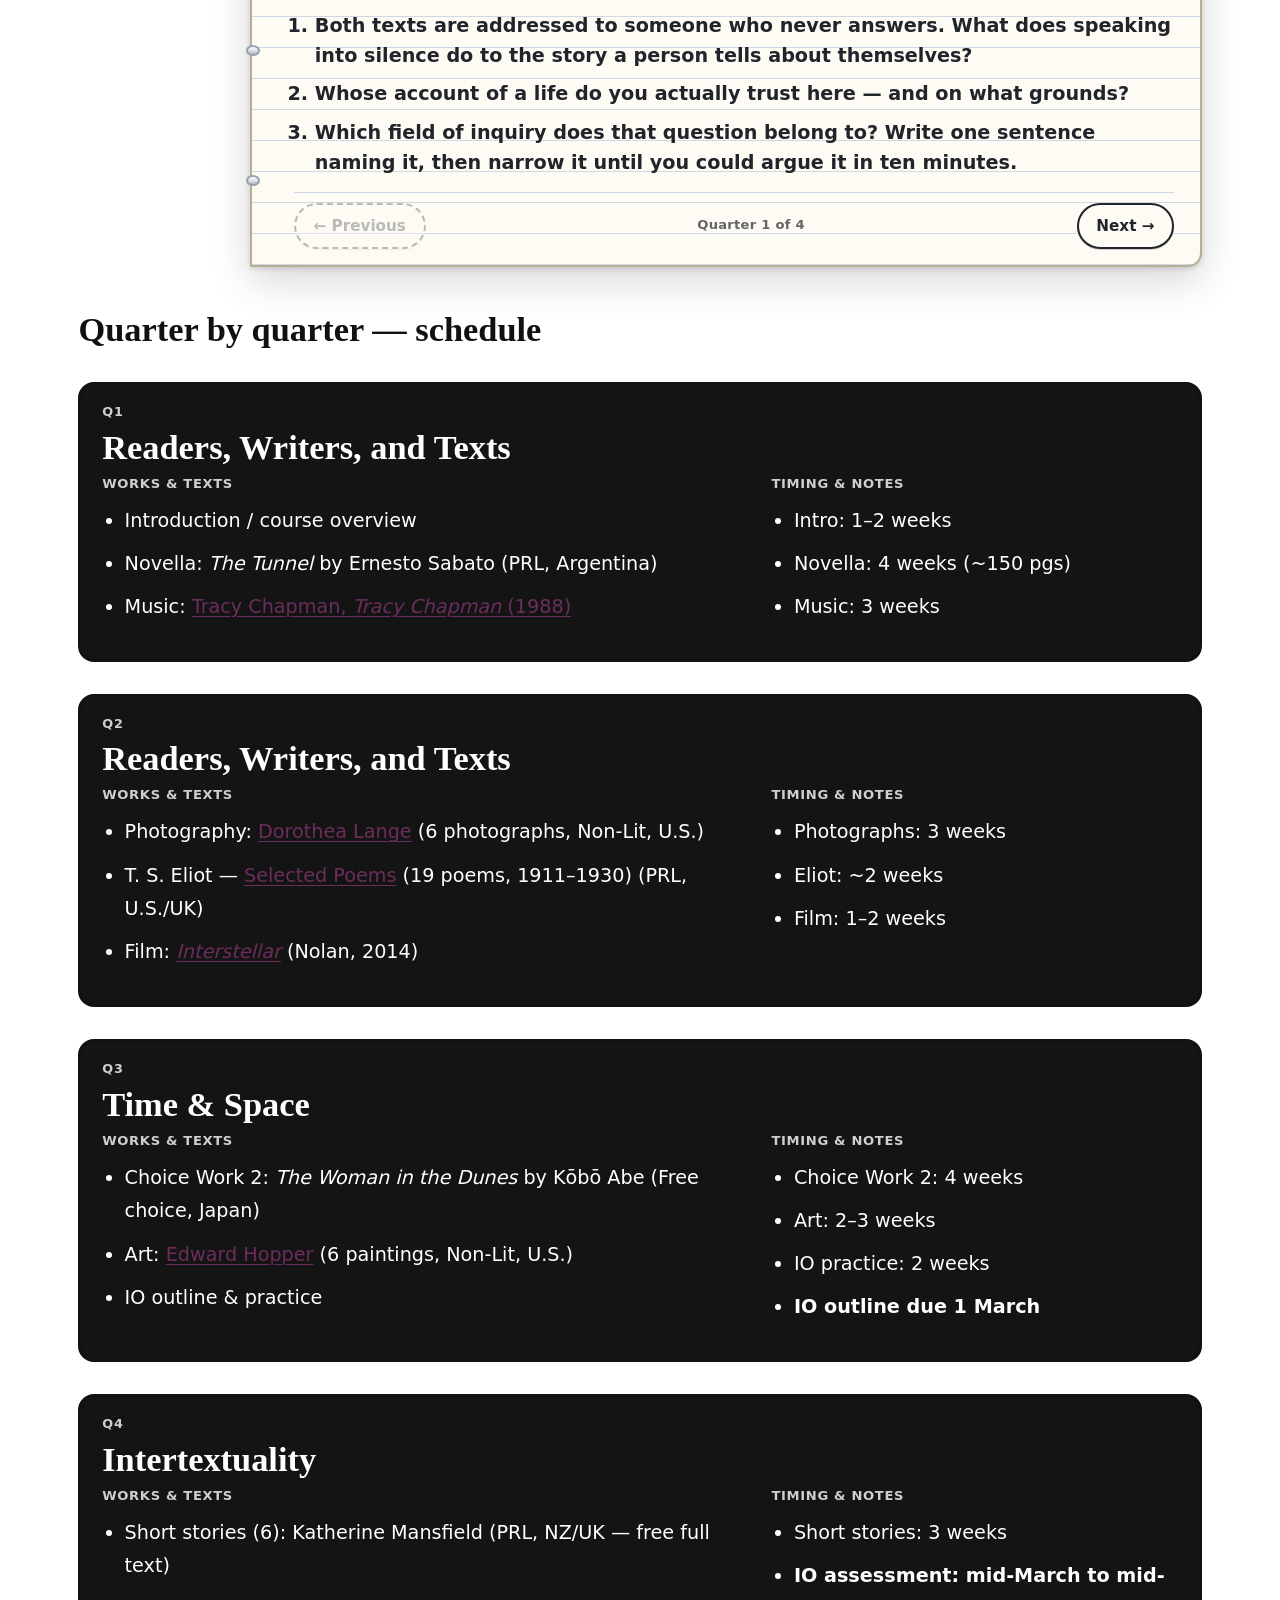
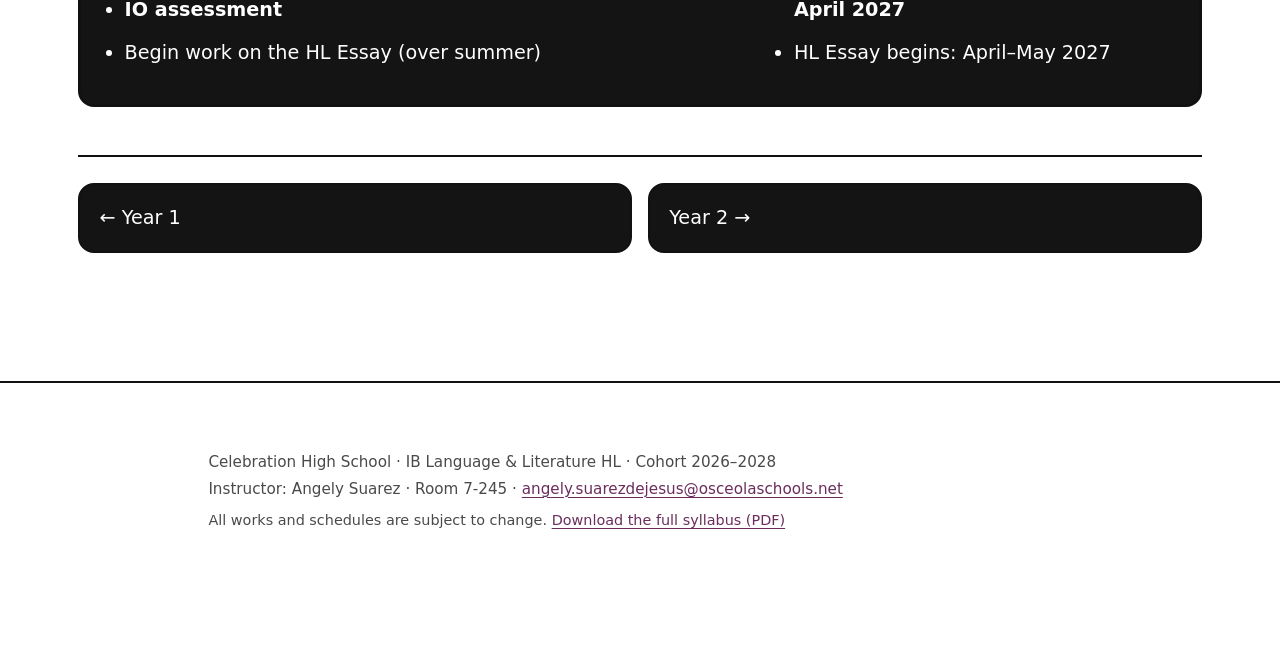
<file: year1.html>
<!DOCTYPE html>
<html lang="en" data-theme="">
<head>
<meta charset="utf-8">
<meta name="viewport" content="width=device-width, initial-scale=1">
<title>Year 1 &mdash; IB Lang &amp; Lit HL</title>
<meta name="description" content="Junior year quarter-by-quarter breakdown for IB Language and Literature HL, 2026-2027.">
<link rel="stylesheet" href="assets/style.css?v=chs1">
<link rel="icon" href="data:image/svg+xml,%3Csvg xmlns='http://www.w3.org/2000/svg' viewBox='0 0 100 100'%3E%3Ccircle cx='50' cy='50' r='46' fill='%236b2d5c'/%3E%3Ctext x='50' y='68' font-size='46' text-anchor='middle' fill='%23fff' font-family='Georgia,serif'%3EIB%3C/text%3E%3C/svg%3E">
<script>
  // Set theme before paint to avoid a flash
  (function(){try{var t=localStorage.getItem('chs-ib-theme');if(t==='light'||t==='dark')document.documentElement.setAttribute('data-theme',t);}catch(e){}})();
</script>
</head>
<body>
<a class="skip-link" href="#main">Skip to main content</a>

<div class="bg-emblem" aria-hidden="true">
  <img src="assets/ib-logo.png" alt="" width="447" height="447" decoding="async">
</div>

<div class="sticky-stack">
<header class="topbar">
  <div class="topbar-inner">
    <a class="brand" href="index.html">
      <span class="dot" aria-hidden="true"></span>
      <span>IB Lang &amp; Lit HL <small>&middot; Celebration High School</small></span>
    </a>
    <a class="home-tab" href="index.html"><svg viewBox="0 0 24 24" fill="none" stroke="currentColor" stroke-width="2" stroke-linecap="round" stroke-linejoin="round" aria-hidden="true"><path d="M3 10.5 12 3l9 7.5"/><path d="M5 9.5V21h14V9.5"/></svg><span>Home</span></a>
    <span class="nav-spacer"></span>

    <details class="menu" id="sections-menu">
      <summary aria-label="Jump to a section">Sections &#9662;</summary>
      <div class="menu-panel" role="menu">
        <a href="index.html"><span class="num">&#8962;</span><span>Syllabus home</span></a>
        <a href="works.html"><span class="num">1</span><span>Literary Works (6)</span></a>
        <a href="nonliterary.html"><span class="num">2</span><span>Non-Literary Texts</span></a>
        <a href="concepts.html"><span class="num">3</span><span>Concepts &amp; Global Issues</span></a>
        <a href="questions.html"><span class="num">4</span><span>Question Banks</span></a>
        <a href="year1.html" aria-current="page"><span class="num">5</span><span>Year 1 &middot; 2026&ndash;27</span></a>
        <a href="year2.html"><span class="num">6</span><span>Year 2 &middot; 2027&ndash;28</span></a>
        <a href="assessments.html"><span class="num">7</span><span>Assessments</span></a>
        <a href="policy.html"><span class="num">8</span><span>Course Policies</span></a>
        <a href="citations.html"><span class="num">9</span><span>Citations &mdash; APA &amp; MLA</span></a>
      </div>
    </details>

    <button class="util-btn" id="read-aloud" type="button" aria-pressed="false"
            title="Read this page aloud">
      <svg viewBox="0 0 24 24" fill="none" stroke="currentColor" stroke-width="2" stroke-linecap="round" stroke-linejoin="round" aria-hidden="true"><path d="M4 9v6h4l5 4V5L8 9H4Z"/><path d="M16 8.5a4 4 0 0 1 0 7"/><path d="M18.5 6a7.5 7.5 0 0 1 0 12"/></svg><span class="label">Read aloud</span>
    </button>

    <button class="util-btn" id="cite-size" type="button" aria-pressed="false"
            title="Citations are set in 6px small print. Enlarge them to read.">
      <svg viewBox="0 0 24 24" fill="none" stroke="currentColor" stroke-width="2" stroke-linecap="round" stroke-linejoin="round" aria-hidden="true"><path d="M4 19 9 5l5 14"/><path d="M5.5 15h7"/><path d="M16 19l4-9 0 0"/></svg><span class="label">Bigger citations</span>
    </button>

    <button class="util-btn" id="theme-toggle" type="button" aria-pressed="false"
            title="Switch colour theme">
      <svg class="icon-sun" viewBox="0 0 24 24" fill="none" stroke="currentColor" stroke-width="2" stroke-linecap="round" stroke-linejoin="round" aria-hidden="true"><circle cx="12" cy="12" r="4"/><path d="M12 2v2M12 20v2M4.9 4.9l1.4 1.4M17.7 17.7l1.4 1.4M2 12h2M20 12h2M4.9 19.1l1.4-1.4M17.7 6.3l1.4-1.4"/></svg><svg class="icon-moon" viewBox="0 0 24 24" fill="none" stroke="currentColor" stroke-width="2" stroke-linecap="round" stroke-linejoin="round" aria-hidden="true"><path d="M21 12.8A9 9 0 1 1 11.2 3a7 7 0 0 0 9.8 9.8Z"/></svg><span class="label">Dark mode</span>
    </button>
  </div>
</header>

<div class="reader-bar" id="reader-bar" role="region" aria-label="Read aloud controls">
  <div class="reader-inner">
    <strong>&#128266; Reading aloud</strong>
    <button class="rbtn" id="reader-playpause" type="button">&#9208; Pause</button>
    <button class="rbtn" id="reader-restart" type="button">&#8635; Restart</button>
    <button class="rbtn" id="reader-stop" type="button">&#9632; Stop</button>
    <label>Voice
      <select id="reader-voice" aria-label="Choose a voice"></select>
    </label>
    <label>Speed
      <select id="reader-rate" aria-label="Reading speed">
        <option value="0.75">0.75&times;</option>
        <option value="0.9">0.9&times;</option>
        <option value="1" selected>1&times;</option>
        <option value="1.15">1.15&times;</option>
        <option value="1.35">1.35&times;</option>
      </select>
    </label>
    <span class="reader-status" id="reader-status" aria-live="polite"></span>
  </div>
</div>
</div>
<main id="main" tabindex="-1">
  <div class="wrap wide">
    <div class="page-head"><span class="eyebrow">Section 6</span><h1>Year 1 &mdash; Junior Year (2026&ndash;2027)</h1><p class="lede">Tentative and subject to change. Year 1 culminates in the Individual Oral in spring 2027 and the start of the HL Essay over summer.</p></div>

    <h2 id="works-this-year">Literary works studied this year (4 of 6)</h2>
    <div class="wgrid">
    <div class="wcard">
      <span class="wq">Q1</span>
      <a class="cover-link" href="https://openlibrary.org/isbn/9780141194547"><img class="cover" src="assets/covers/tunnel.jpg" alt="Cover of The Tunnel" loading="lazy" decoding="async" width="220" height="330"><span class="cover-ed">Penguin Modern Classics</span></a>
      <h3><em>The Tunnel</em></h3>
      <p class="wmeta">Ernesto Sabato &middot; Argentina, 1948 &middot; Novella, in translation</p>
      <p class="wtime">4 weeks &middot; ~150 pp.</p>
      <div class="mini-cites">
        <div class="mini-row"><span class="mini-style">APA</span><span class="mini-text">Sabato, E. (2011). <em>The tunnel</em> (M. S. Peden, Trans.). Penguin Classics. (Original work published 1948)</span><button class="copy-btn mini-copy" type="button">Copy</button></div>
        <div class="mini-row"><span class="mini-style">MLA</span><span class="mini-text">Sabato, Ernesto. <em>The Tunnel</em>. Translated by Margaret Sayers Peden, Penguin Classics, 2011.</span><button class="copy-btn mini-copy" type="button">Copy</button></div>
      </div>
    </div>
    <div class="wcard">
      <span class="wq">Q2</span>
      <a class="cover-link" href="works.html#pg-wk-3"><img class="cover" src="assets/covers/eliot.jpg" alt="Cover of Selected Poems (19)" loading="lazy" decoding="async" width="220" height="330"><span class="cover-ed">Collected Poems 1909&ndash;1962</span></a>
      <h3><em>Selected Poems (19)</em></h3>
      <p class="wmeta">T. S. Eliot &middot; U.S. / U.K., 1911&ndash;30 &middot; Poetry</p>
      <p class="wtime">~2 weeks</p>
      <div class="mini-cites">
        <div class="mini-row"><span class="mini-style">APA</span><span class="mini-text">Eliot, T. S. (1963). <em>Collected poems, 1909&ndash;1962</em>. Harcourt, Brace &amp; World.</span><button class="copy-btn mini-copy" type="button">Copy</button></div>
        <div class="mini-row"><span class="mini-style">MLA</span><span class="mini-text">Eliot, T. S. <em>Collected Poems, 1909&ndash;1962</em>. Harcourt, Brace &amp; World, 1963.</span><button class="copy-btn mini-copy" type="button">Copy</button></div>
      </div>
    </div>
    <div class="wcard">
      <span class="wq">Q3</span>
      <a class="cover-link" href="https://openlibrary.org/isbn/9780679733782"><img class="cover" src="assets/covers/dunes.jpg" alt="Cover of The Woman in the Dunes" loading="lazy" decoding="async" width="220" height="330"><span class="cover-ed">Vintage International, trans. E. Dale Saunders</span></a>
      <h3><em>The Woman in the Dunes</em></h3>
      <p class="wmeta">K&#333;b&#333; Abe &middot; Japan, 1962 &middot; Novel, in translation</p>
      <p class="wtime">4 weeks</p>
      <div class="mini-cites">
        <div class="mini-row"><span class="mini-style">APA</span><span class="mini-text">Abe, K. (1991). <em>The woman in the dunes</em> (E. D. Saunders, Trans.). Vintage Books. (Original work published 1962)</span><button class="copy-btn mini-copy" type="button">Copy</button></div>
        <div class="mini-row"><span class="mini-style">MLA</span><span class="mini-text">Abe, K&#333;b&#333;. <em>The Woman in the Dunes</em>. Translated by E. Dale Saunders, Vintage Books, 1991.</span><button class="copy-btn mini-copy" type="button">Copy</button></div>
      </div>
    </div>
    <div class="wcard">
      <span class="wq">Q4</span>
      <a class="cover-link" href="https://www.gutenberg.org/ebooks/1429"><img class="cover" src="assets/covers/mansfield.jpg" alt="Cover of Selected Short Stories (6)" loading="lazy" decoding="async" width="220" height="330"><span class="cover-ed">Oxford World&rsquo;s Classics</span></a>
      <h3><em>Selected Short Stories (6)</em></h3>
      <p class="wmeta">Katherine Mansfield &middot; NZ / UK, 1920&ndash;23 &middot; Short fiction</p>
      <p class="wtime">3 weeks</p>
      <div class="mini-cites">
        <div class="mini-row"><span class="mini-style">APA</span><span class="mini-text">Mansfield, K. (1922). <em>The garden party and other stories</em>. Constable. https://www.gutenberg.org/ebooks/1429</span><button class="copy-btn mini-copy" type="button">Copy</button></div>
        <div class="mini-row"><span class="mini-style">MLA</span><span class="mini-text">Mansfield, Katherine. <em>The Garden Party and Other Stories</em>. Constable, 1922. <em>Project Gutenberg</em>, gutenberg.org/ebooks/1429.</span><button class="copy-btn mini-copy" type="button">Copy</button></div>
      </div>
    </div>
    </div>
    <h2 id="combined">Combined texts, quarter by quarter</h2>
    <p class="cnote-intro">What to watch for in each quarter &mdash; the vocabulary to master, the
    genre moves to name, and the questions to hold while you read. Laid out as Cornell notes so you
    can mirror the format in your own notebook.</p>

    <div class="defbox">
      <h3>First, a definition: what is a <em>field of inquiry</em>?</h3>
      <p>A <strong>field of inquiry</strong> is one of five broad areas the IB uses to sort the big
      human questions that texts raise. Think of them as the five shelves any global issue can sit
      on:</p>
      <ul class="fieldlist">
        <li><span class="gi gi-culture">Culture, identity and community</span> who belongs, who is excluded, and what identity costs</li>
        <li><span class="gi gi-beliefs">Beliefs, values and education</span> what a society holds true and passes on</li>
        <li><span class="gi gi-politics">Politics, power and justice</span> who has power, and how it is used or resisted</li>
        <li><span class="gi gi-art">Art, creativity and the imagination</span> what art is for, and who decides</li>
        <li><span class="gi gi-science">Science, technology and the environment</span> people, technology, and the natural world</li>
      </ul>
      <p>A field is <em>not</em> your global issue &mdash; it is far too big for that. Your
      <strong>global issue</strong> is a narrow, arguable claim you carve out of a field: it must
      matter beyond one text, be visible in the text itself, and be provable in ten minutes.</p>
      <p class="defbox-eg"><strong>Field:</strong> Politics, power and justice. &nbsp;
      <strong>Too broad:</strong> &ldquo;racism in <em>Othello</em>.&rdquo; &nbsp;
      <strong>A global issue:</strong> &ldquo;how a society lets an outsider succeed while never
      letting him belong, so that his identity stays something others assign him.&rdquo;</p>
      <p class="defbox-foot">The Individual Oral opens by naming your field, then narrowing to your
      issue. Practise that move all year &mdash; see the <a href="questions.html#ladder">ladder in
      the question banks</a>.</p>
    </div>
    <div class="nb-cover">
      <div class="nb-label">
        <span class="nb-label-top">IB Language &amp; Literature &middot; HL</span>
        <h3>Year 1 &mdash; Course Sequence</h3>
        <span class="nb-label-sub">Junior Year &middot; 2026&ndash;2027</span>
        <div class="nb-label-rules">
          <span><i>Name</i></span>
          <span><i>Period</i></span>
        </div>
      </div>
      <p class="nb-cover-meta">Four quarters. Four of the six literary works, six bodies of non-literary work, and the Individual Oral in spring 2027. Open a tab to see the texts, the vocabulary, and the questions to read with.</p>
    </div>
    <div class="notebook notebook-quarters">
      <div class="nb-spiral" aria-hidden="true">
        <span></span><span></span><span></span><span></span><span></span>
        <span></span><span></span><span></span><span></span><span></span>
      </div>
      <div class="nb-tabs" role="tablist" aria-label="Quarters" aria-orientation="vertical">
        <button role="tab" id="tab-y1-q1" aria-controls="pg-y1-q1" aria-selected="true" tabindex="0" class="nb-tab is-active"><span class="nb-tab-num">Q1</span><span class="nb-tab-label">Readers, Writers, and Texts</span></button>
        <button role="tab" id="tab-y1-q2" aria-controls="pg-y1-q2" aria-selected="false" tabindex="-1" class="nb-tab"><span class="nb-tab-num">Q2</span><span class="nb-tab-label">Readers, Writers, and Texts</span></button>
        <button role="tab" id="tab-y1-q3" aria-controls="pg-y1-q3" aria-selected="false" tabindex="-1" class="nb-tab"><span class="nb-tab-num">Q3</span><span class="nb-tab-label">Time &amp; Space</span></button>
        <button role="tab" id="tab-y1-q4" aria-controls="pg-y1-q4" aria-selected="false" tabindex="-1" class="nb-tab"><span class="nb-tab-num">Q4</span><span class="nb-tab-label">Intertextuality</span></button>
      </div>
      <div class="nb-book">
        <div role="tabpanel" id="pg-y1-q1" aria-labelledby="tab-y1-q1" class="nb-page is-active">
  <section class="cnote in-book" id="q1">
    <header class="cnote-head">
      <span class="cnote-q">Q1</span>
      <h3>Readers, Writers, and Texts</h3>
    </header>
    <div class="cnote-body">
      <aside class="cnote-cue">
        <h4>Texts</h4>
        <ul class="cue-texts"><li><em>The Tunnel</em> &mdash; Sabato</li><li>Tracy Chapman, <em>Tracy Chapman</em></li></ul>
        <h4>Focus terms &amp; genre elements</h4>
        <div class="tgroup"><h5>Prose fiction</h5><dl class="tlist"><div class="tdef"><dt>narrator</dt><dd>the voice telling the story &mdash; never assume it is the author</dd></div><div class="tdef"><dt>unreliable narrator</dt><dd>a narrator whose account we have reason to doubt</dd></div><div class="tdef"><dt>retrospective narration</dt><dd>telling it afterwards, when the ending is already known</dd></div><div class="tdef"><dt>first-person</dt><dd>the &lsquo;I&rsquo; voice; we see only what that person sees</dd></div><div class="tdef"><dt>motif</dt><dd>an image or idea that keeps returning and gathers meaning</dd></div><div class="tdef"><dt>characterisation</dt><dd>how a text builds a person &mdash; through speech, action, others&rsquo; views</dd></div></dl></div><div class="tgroup"><h5>Song lyrics</h5><dl class="tlist"><div class="tdef"><dt>persona</dt><dd>the invented speaker of a song; not the singer&rsquo;s own self</dd></div><div class="tdef"><dt>refrain</dt><dd>a repeated line; repetition changes what it means</dd></div><div class="tdef"><dt>second-person address</dt><dd>speaking to &lsquo;you&rsquo; &mdash; who is that, and can they reply?</dd></div><div class="tdef"><dt>register</dt><dd>how formal or casual the language is, and what that signals</dd></div><div class="tdef"><dt>diction</dt><dd>word choice, and the world those words come from</dd></div><div class="tdef"><dt>imagery</dt><dd>language that appeals to the senses</dd></div></dl></div>
      </aside>
      <div class="cnote-notes">
        <h4>Genre characteristics</h4>
        <ul class="genre-list"><li><strong>Confessional novella</strong> &mdash; a narrator writing from prison, controlling every fact we receive</li><li><strong>Narrative ballad</strong> &mdash; a singer-songwriter telling someone else&rsquo;s life in first person</li></ul>
        <h4>Hold these questions while you read</h4>
        <ol class="read-qs"><li>Castel tells you he is a murderer in his first sentence. Why begin there? What does that opening buy him for the rest of the book?</li><li>Mark every point where Castel addresses you directly. What is he asking you to do?</li><li>Keep a running list of what Castel claims to know about Mar&iacute;a. Beside each item, note <em>how</em> he knows it. How much survives?</li><li>In &ldquo;Fast Car,&rdquo; who is &lsquo;you&rsquo;? Does the same person stay in that position across all four verses?</li><li>Both texts withhold names, dates, or places. Find three omissions. What does each one accomplish that stating the fact would not?</li><li>Chapman&rsquo;s narrator plans an escape; Castel narrates from a cell. Which of them is more trapped, and what in the text makes you say so?</li></ol>
      </div>
    </div>
    <footer class="cnote-sum">
      <h4>Working toward your global issue</h4>
      <ol class="toward-qs"><li>Both texts are addressed to someone who never answers. What does speaking into silence do to the story a person tells about themselves?</li><li>Whose account of a life do you actually trust here &mdash; and on what grounds?</li><li>Which field of inquiry does that question belong to? Write one sentence naming it, then narrow it until you could argue it in ten minutes.</li></ol>
    </footer>
  </section>
        </div>
        <div role="tabpanel" id="pg-y1-q2" aria-labelledby="tab-y1-q2" class="nb-page" hidden>
  <section class="cnote in-book" id="q2">
    <header class="cnote-head">
      <span class="cnote-q">Q2</span>
      <h3>Readers, Writers, and Texts</h3>
    </header>
    <div class="cnote-body">
      <aside class="cnote-cue">
        <h4>Texts</h4>
        <ul class="cue-texts"><li>Dorothea Lange &mdash; 6 photographs</li><li>T. S. Eliot &mdash; Selected Poems</li><li><em>Interstellar</em> &mdash; Nolan</li></ul>
        <h4>Focus terms &amp; genre elements</h4>
        <div class="tgroup"><h5>Photography</h5><dl class="tlist"><div class="tdef"><dt>framing</dt><dd>what the photographer chose to include</dd></div><div class="tdef"><dt>cropping</dt><dd>what was cut away &mdash; always ask what sits outside</dd></div><div class="tdef"><dt>composition</dt><dd>how elements are arranged inside the frame</dd></div><div class="tdef"><dt>focal point</dt><dd>where the eye lands first, and how it was pulled there</dd></div><div class="tdef"><dt>caption</dt><dd>the words attached to an image; they instruct how to read it</dd></div><div class="tdef"><dt>depth of field</dt><dd>what is sharp and what is blurred, and why</dd></div></dl></div><div class="tgroup"><h5>Poetry</h5><dl class="tlist"><div class="tdef"><dt>metaphor</dt><dd>one thing described as another, so its qualities transfer</dd></div><div class="tdef"><dt>image</dt><dd>a picture made in words; the basic unit of a poem</dd></div><div class="tdef"><dt>objective correlative</dt><dd>Eliot&rsquo;s own term: an object or scene that stands in for a feeling</dd></div><div class="tdef"><dt>allusion</dt><dd>a reference to another text, expecting you to catch it</dd></div><div class="tdef"><dt>fragmentation</dt><dd>a poem broken into pieces that do not smoothly join</dd></div><div class="tdef"><dt>enjambment</dt><dd>a line running past its break into the next</dd></div><div class="tdef"><dt>free verse</dt><dd>poetry without regular metre or rhyme</dd></div><div class="tdef"><dt>juxtaposition</dt><dd>two things placed side by side so each comments on the other</dd></div></dl></div><div class="tgroup"><h5>Film</h5><dl class="tlist"><div class="tdef"><dt>mise-en-sc&egrave;ne</dt><dd>everything arranged inside the shot &mdash; set, light, costume, placement</dd></div><div class="tdef"><dt>screen space</dt><dd>how much of the frame a figure occupies, and how much emptiness surrounds them</dd></div><div class="tdef"><dt>shot distance</dt><dd>close-up, mid, wide &mdash; how near the camera lets us stand</dd></div><div class="tdef"><dt>montage</dt><dd>meaning built by cutting shots together</dd></div><div class="tdef"><dt>sound design</dt><dd>score, silence and effects, and where they contradict the image</dd></div><div class="tdef"><dt>lighting</dt><dd>high or low key; where shadow falls</dd></div></dl></div>
      </aside>
      <div class="cnote-notes">
        <h4>Genre characteristics</h4>
        <ul class="genre-list"><li><strong>Documentary photograph</strong> &mdash; a composed image presented as neutral record</li><li><strong>Modernist lyric</strong> &mdash; fragmented, allusive, refusing to resolve</li><li><strong>Science-fiction film</strong> &mdash; spectacle carrying an argument about survival</li></ul>
        <h4>Hold these questions while you read</h4>
        <ol class="read-qs"><li>For each Lange photograph: what is inside the frame, and what had to be cut away to make the picture work? Sketch what you think sits just outside it.</li><li>Read each caption <em>last</em>. How much of what you thought you saw was installed by the words?</li><li>In Eliot, mark every image of dust, ash, dryness or stone. What accumulates by the end?</li><li>Eliot&rsquo;s speaker changes without announcement. Find a place where it happens &mdash; how did you know?</li><li>In <em>Interstellar</em>, what does the camera do at each emotional peak: move closer, hold, or look away? What does that choice argue?</li><li>Lange and Eliot were working in the same two decades. What does each one notice about that period that the other cannot?</li></ol>
      </div>
    </div>
    <footer class="cnote-sum">
      <h4>Working toward your global issue</h4>
      <ol class="toward-qs"><li>In all three texts something in the land or the air has stopped sustaining people. Is the environment the <em>subject</em> here, or the <em>instrument</em>?</li><li>Who bears the consequence in each text, and who is insulated from it?</li><li>Name the field of inquiry. Then narrow it until it is specific enough to prove with evidence you can point at.</li></ol>
    </footer>
  </section>
        </div>
        <div role="tabpanel" id="pg-y1-q3" aria-labelledby="tab-y1-q3" class="nb-page" hidden>
  <section class="cnote in-book" id="q3">
    <header class="cnote-head">
      <span class="cnote-q">Q3</span>
      <h3>Time &amp; Space</h3>
    </header>
    <div class="cnote-body">
      <aside class="cnote-cue">
        <h4>Texts</h4>
        <ul class="cue-texts"><li><em>The Woman in the Dunes</em> &mdash; Abe</li><li>Edward Hopper &mdash; 6 paintings</li></ul>
        <h4>Focus terms &amp; genre elements</h4>
        <div class="tgroup"><h5>Prose fiction</h5><dl class="tlist"><div class="tdef"><dt>allegory</dt><dd>a story whose surface stands for something larger</dd></div><div class="tdef"><dt>symbol</dt><dd>an object that carries meaning beyond itself</dd></div><div class="tdef"><dt>setting as agent</dt><dd>when place acts on characters rather than just surrounding them</dd></div><div class="tdef"><dt>repetition</dt><dd>recurrence used structurally &mdash; here, the endless shovelling</dd></div><div class="tdef"><dt>pacing</dt><dd>how fast time moves, and where the text slows down</dd></div><div class="tdef"><dt>threshold</dt><dd>a boundary a character can or cannot cross</dd></div></dl></div><div class="tgroup"><h5>Painting</h5><dl class="tlist"><div class="tdef"><dt>composition</dt><dd>how the canvas is organised; what leads the eye</dd></div><div class="tdef"><dt>light source</dt><dd>where light enters, and what it leaves dark</dd></div><div class="tdef"><dt>negative space</dt><dd>the emptiness between and around figures &mdash; it carries meaning</dd></div><div class="tdef"><dt>perspective</dt><dd>the viewer&rsquo;s implied position; where the painting puts you</dd></div><div class="tdef"><dt>colour palette</dt><dd>the range of colours chosen, and the mood it builds</dd></div><div class="tdef"><dt>framing device</dt><dd>a window, door or edge that frames the subject within the picture</dd></div></dl></div>
      </aside>
      <div class="cnote-notes">
        <h4>Genre characteristics</h4>
        <ul class="genre-list"><li><strong>Existentialist novel</strong> &mdash; a realistic surface over an allegorical structure</li><li><strong>Realist painting</strong> &mdash; an ordinary interior arranged to produce a feeling</li></ul>
        <h4>Hold these questions while you read</h4>
        <ol class="read-qs"><li>In each Hopper painting: where does the light come from, and what does it refuse to reach?</li><li>Measure the distance between figures in <em>Room in New York</em> and <em>Nighthawks</em>. What fills that space?</li><li>Track every time Niki plans to escape. What has changed between the first plan and the last?</li><li>What can the sand do that a human antagonist could not?</li><li>Find the sentence where the pit stops being a prison. Can you defend your choice?</li><li>Both a painting and a novel put a person inside a container. Which medium makes you feel the confinement more &mdash; and what does the other one gain in exchange?</li></ol>
      </div>
    </div>
    <footer class="cnote-sum">
      <h4>Working toward your global issue</h4>
      <ol class="toward-qs"><li>Each text ends with someone who could leave and does not. Is that defeat, adaptation, or something the text refuses to settle?</li><li>Who built the structure each figure sits inside &mdash; and does the text let you see them?</li><li>Name the field of inquiry, then narrow it. Test it: would it still matter to someone who had never read this book?</li></ol>
    </footer>
  </section>
        </div>
        <div role="tabpanel" id="pg-y1-q4" aria-labelledby="tab-y1-q4" class="nb-page" hidden>
  <section class="cnote in-book" id="q4">
    <header class="cnote-head">
      <span class="cnote-q">Q4</span>
      <h3>Intertextuality</h3>
    </header>
    <div class="cnote-body">
      <aside class="cnote-cue">
        <h4>Texts</h4>
        <ul class="cue-texts"><li>Katherine Mansfield &mdash; 6 short stories</li><li><strong>Individual Oral</strong></li></ul>
        <h4>Focus terms &amp; genre elements</h4>
        <div class="tgroup"><h5>Short fiction</h5><dl class="tlist"><div class="tdef"><dt>epiphany</dt><dd>a sudden moment of seeing that reframes a whole life</dd></div><div class="tdef"><dt>free indirect discourse</dt><dd>narrator&rsquo;s words and character&rsquo;s thoughts in the same sentence</dd></div><div class="tdef"><dt>focalisation</dt><dd>whose consciousness we are inside at any moment</dd></div><div class="tdef"><dt>closure</dt><dd>how an ending settles &mdash; or refuses to</dd></div><div class="tdef"><dt>irony</dt><dd>a gap between what is said and what is meant, or expected and actual</dd></div><div class="tdef"><dt>class marker</dt><dd>a detail &mdash; object, accent, food &mdash; that places someone socially</dd></div><div class="tdef"><dt>compression</dt><dd>a whole life implied in a few pages</dd></div></dl></div>
      </aside>
      <div class="cnote-notes">
        <h4>Genre characteristics</h4>
        <ul class="genre-list"><li><strong>Modernist short story</strong> &mdash; a life compressed into a few pages and one moment of seeing</li></ul>
        <h4>Hold these questions while you read</h4>
        <ol class="read-qs"><li>Paragraph by paragraph, ask: <em>whose sentence is this?</em> The narrator&rsquo;s, the character&rsquo;s, or both at once?</li><li>Mark the moment each story turns. How many sentences does the turn actually take?</li><li>What does each woman believe about herself that the story quietly contradicts?</li><li>List the class markers on the first page &mdash; objects, speech, clothing, food. How fast does Mansfield place someone socially?</li><li>Which earlier Year 1 text does each story most resemble? Be able to defend the comparison in one sentence.</li><li>Where does a story end a beat earlier than you expected? What does the withheld ending do?</li></ol>
      </div>
    </div>
    <footer class="cnote-sum">
      <h4>Working toward your global issue</h4>
      <ol class="toward-qs"><li>Mansfield&rsquo;s women are constrained by something none of them can name. Can you name it?</li><li>Draft your Individual Oral global issue statement. Then cut it in half and see whether it got stronger.</li><li>Find your second text &mdash; one literary, one non-literary. Where does the same issue behave <em>differently</em> in the second one? That difference is your argument.</li></ol>
    </footer>
  </section>
        </div>
        <div class="nb-nav">
          <button class="nb-arrow nb-prev" type="button" aria-label="Previous quarter">&larr; Previous</button>
          <span class="nb-count" aria-live="polite">Quarter 1 of 4</span>
          <button class="nb-arrow nb-next" type="button" aria-label="Next quarter">Next &rarr;</button>
        </div>
      </div>
    </div>

    <h2 id="quarters">Quarter by quarter &mdash; schedule</h2>
    <div class="unit-band">
      <div class="u-label">Q1</div>
      <h2>Readers, Writers, and Texts</h2>
      <div class="q-cols">
        <div><h3>Works &amp; texts</h3><ul class="clean"><li>Introduction / course overview</li><li>Novella: <em>The Tunnel</em> by Ernesto Sabato (PRL, Argentina)</li><li>Music: <a href="nonliterary.html#music">Tracy Chapman, <em>Tracy Chapman</em> (1988)</a></li></ul></div>
        <div><h3>Timing &amp; notes</h3><ul class="clean"><li>Intro: 1&ndash;2 weeks</li><li>Novella: 4 weeks (~150 pgs)</li><li>Music: 3 weeks</li></ul></div>
      </div>
    </div>
    <div class="unit-band">
      <div class="u-label">Q2</div>
      <h2>Readers, Writers, and Texts</h2>
      <div class="q-cols">
        <div><h3>Works &amp; texts</h3><ul class="clean"><li>Photography: <a href="nonliterary.html#photography">Dorothea Lange</a> (6 photographs, Non-Lit, U.S.)</li><li>T. S. Eliot &mdash; <a href="works.html">Selected Poems</a> (19 poems, 1911&ndash;1930) (PRL, U.S./UK)</li><li>Film: <a href="nonliterary.html#film"><em>Interstellar</em></a> (Nolan, 2014)</li></ul></div>
        <div><h3>Timing &amp; notes</h3><ul class="clean"><li>Photographs: 3 weeks</li><li>Eliot: ~2 weeks</li><li>Film: 1&ndash;2 weeks</li></ul></div>
      </div>
    </div>
    <div class="unit-band">
      <div class="u-label">Q3</div>
      <h2>Time &amp; Space</h2>
      <div class="q-cols">
        <div><h3>Works &amp; texts</h3><ul class="clean"><li>Choice Work 2: <em>The Woman in the Dunes</em> by K&#333;b&#333; Abe (Free choice, Japan)</li><li>Art: <a href="nonliterary.html#art">Edward Hopper</a> (6 paintings, Non-Lit, U.S.)</li><li>IO outline &amp; practice</li></ul></div>
        <div><h3>Timing &amp; notes</h3><ul class="clean"><li>Choice Work 2: 4 weeks</li><li>Art: 2&ndash;3 weeks</li><li>IO practice: 2 weeks</li><li><strong>IO outline due 1 March</strong></li></ul></div>
      </div>
    </div>
    <div class="unit-band">
      <div class="u-label">Q4</div>
      <h2>Intertextuality</h2>
      <div class="q-cols">
        <div><h3>Works &amp; texts</h3><ul class="clean"><li>Short stories (6): Katherine Mansfield (PRL, NZ/UK &mdash; free full text)</li><li><strong>IO assessment</strong></li><li>Begin work on the HL Essay (over summer)</li></ul></div>
        <div><h3>Timing &amp; notes</h3><ul class="clean"><li>Short stories: 3 weeks</li><li><strong>IO assessment: mid-March to mid-April 2027</strong></li><li>HL Essay begins: April&ndash;May 2027</li></ul></div>
      </div>
    </div>
    <nav class="pager" aria-label="Page navigation">
      <a href="year1.html">&larr; Year 1</a>
      <a href="year2.html">Year 2 &rarr;</a>
    </nav>

  </div>
</main>

<footer class="site-foot">
  <div class="wrap">
    <p>Celebration High School &middot; IB Language &amp; Literature HL &middot; Cohort 2026&ndash;2028<br>
    Instructor: Angely Suarez &middot; Room 7-245 &middot;
    <a href="mailto:angely.suarezdejesus@osceolaschools.net">angely.suarezdejesus@osceolaschools.net</a></p>
    <p class="foot-note">All works and schedules are subject to change.
    <a href="IB%20HL%20Language%20and%20Literature%2026-27.pdf">Download the full syllabus (PDF)</a></p>
  </div>
</footer>
<script src="assets/app.js?v=chs1"></script>
</body>
</html>
</file>
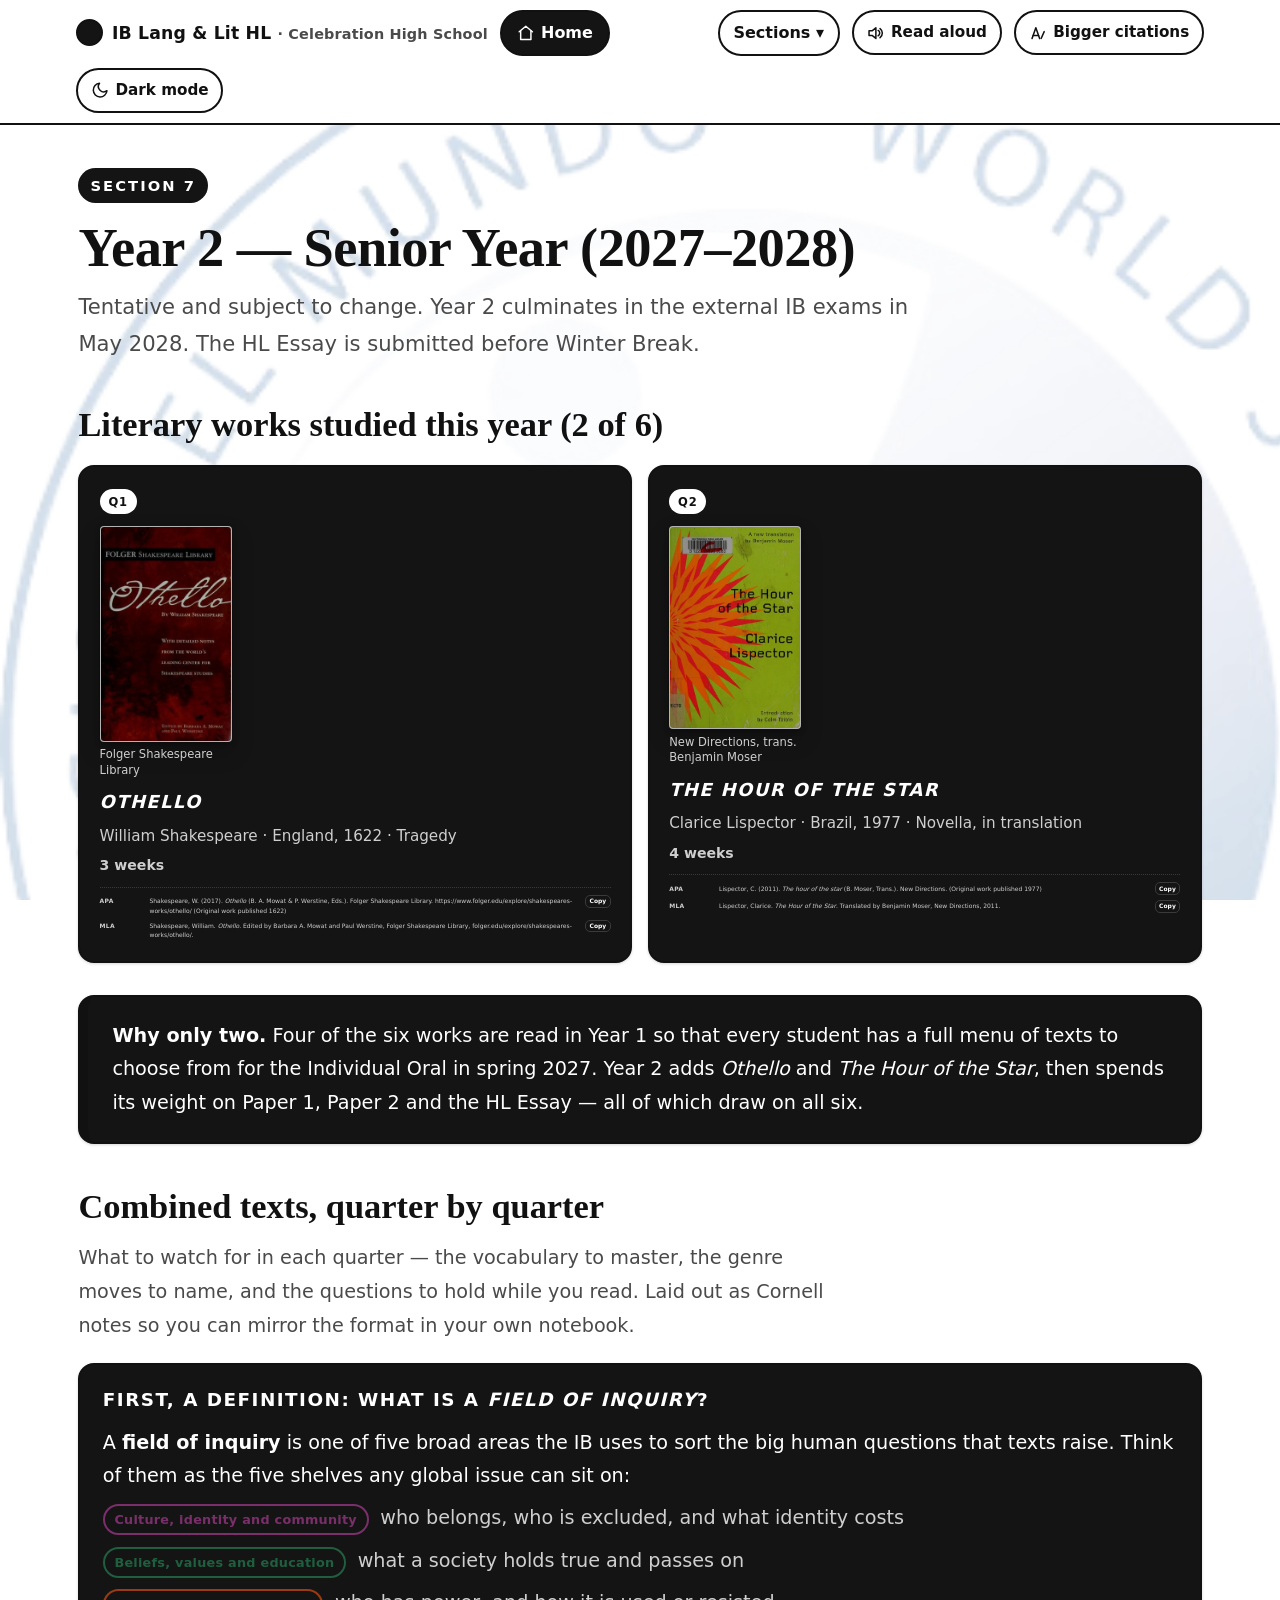
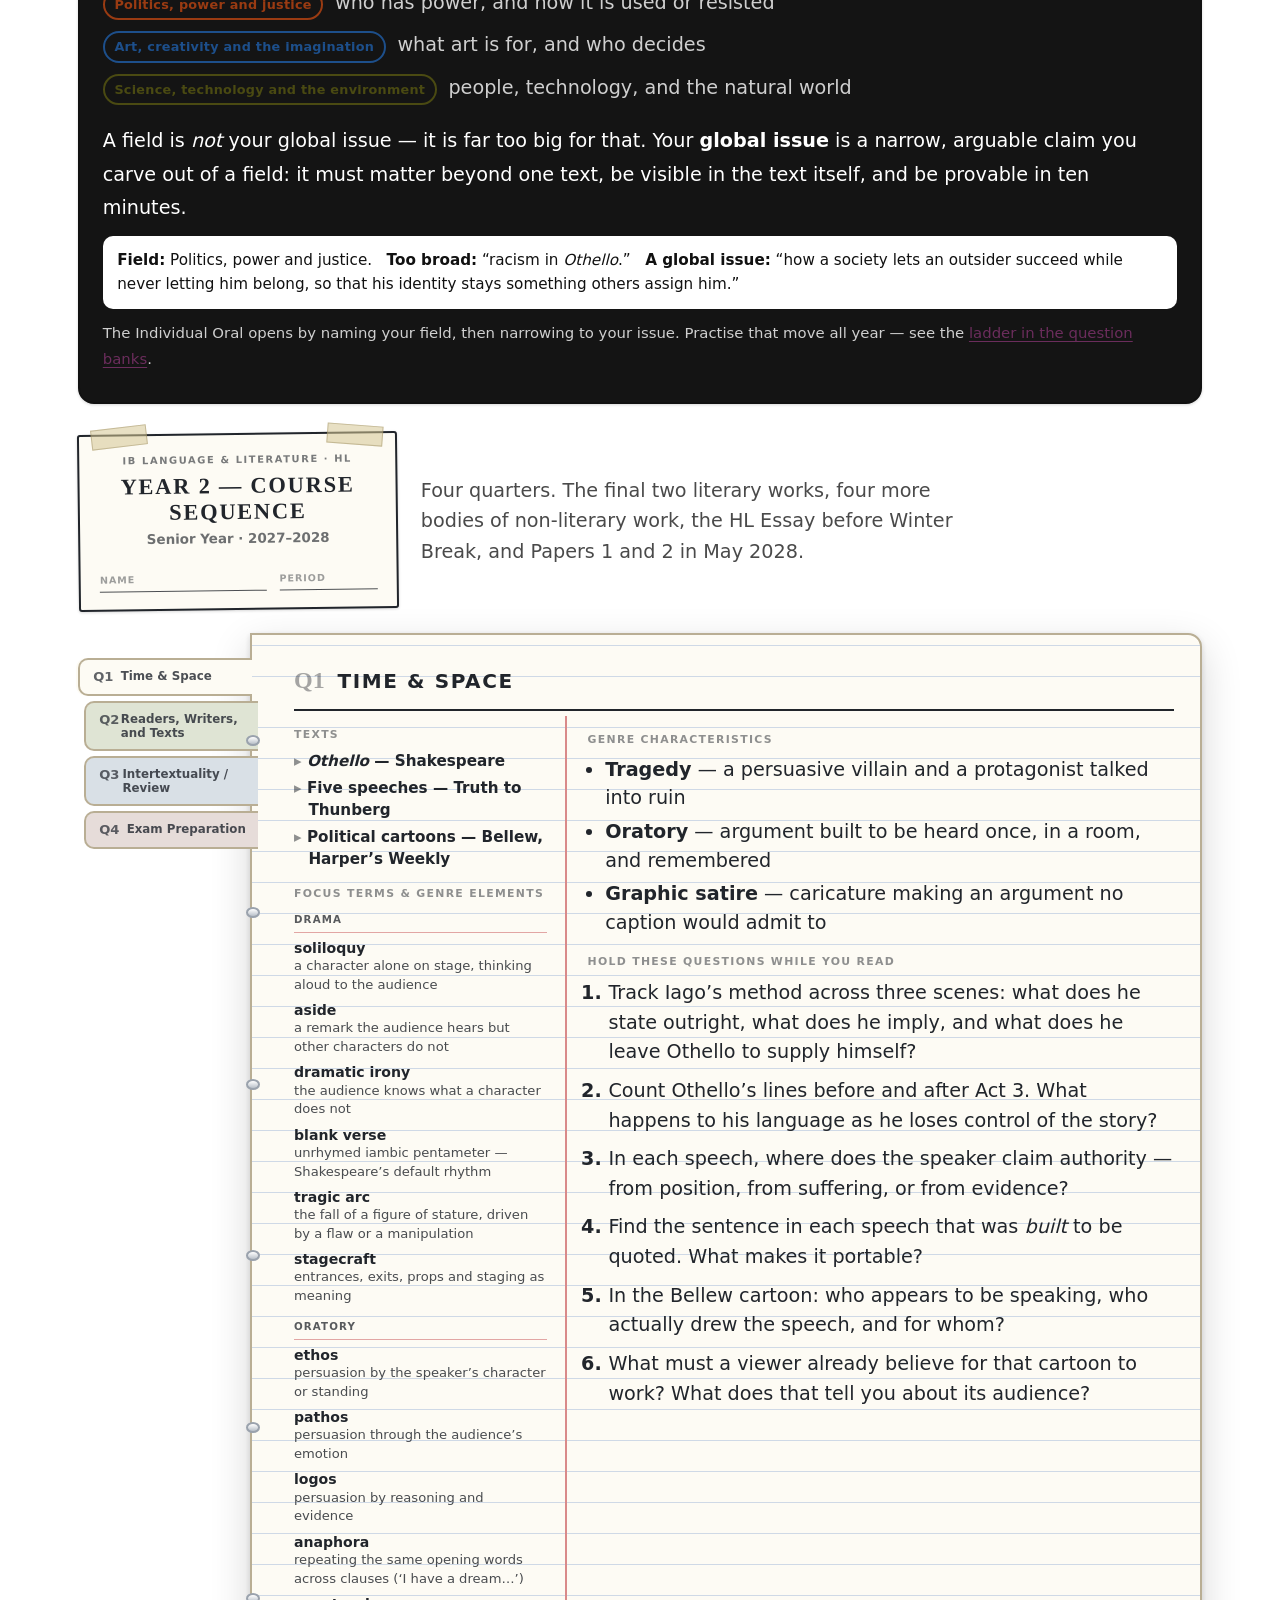
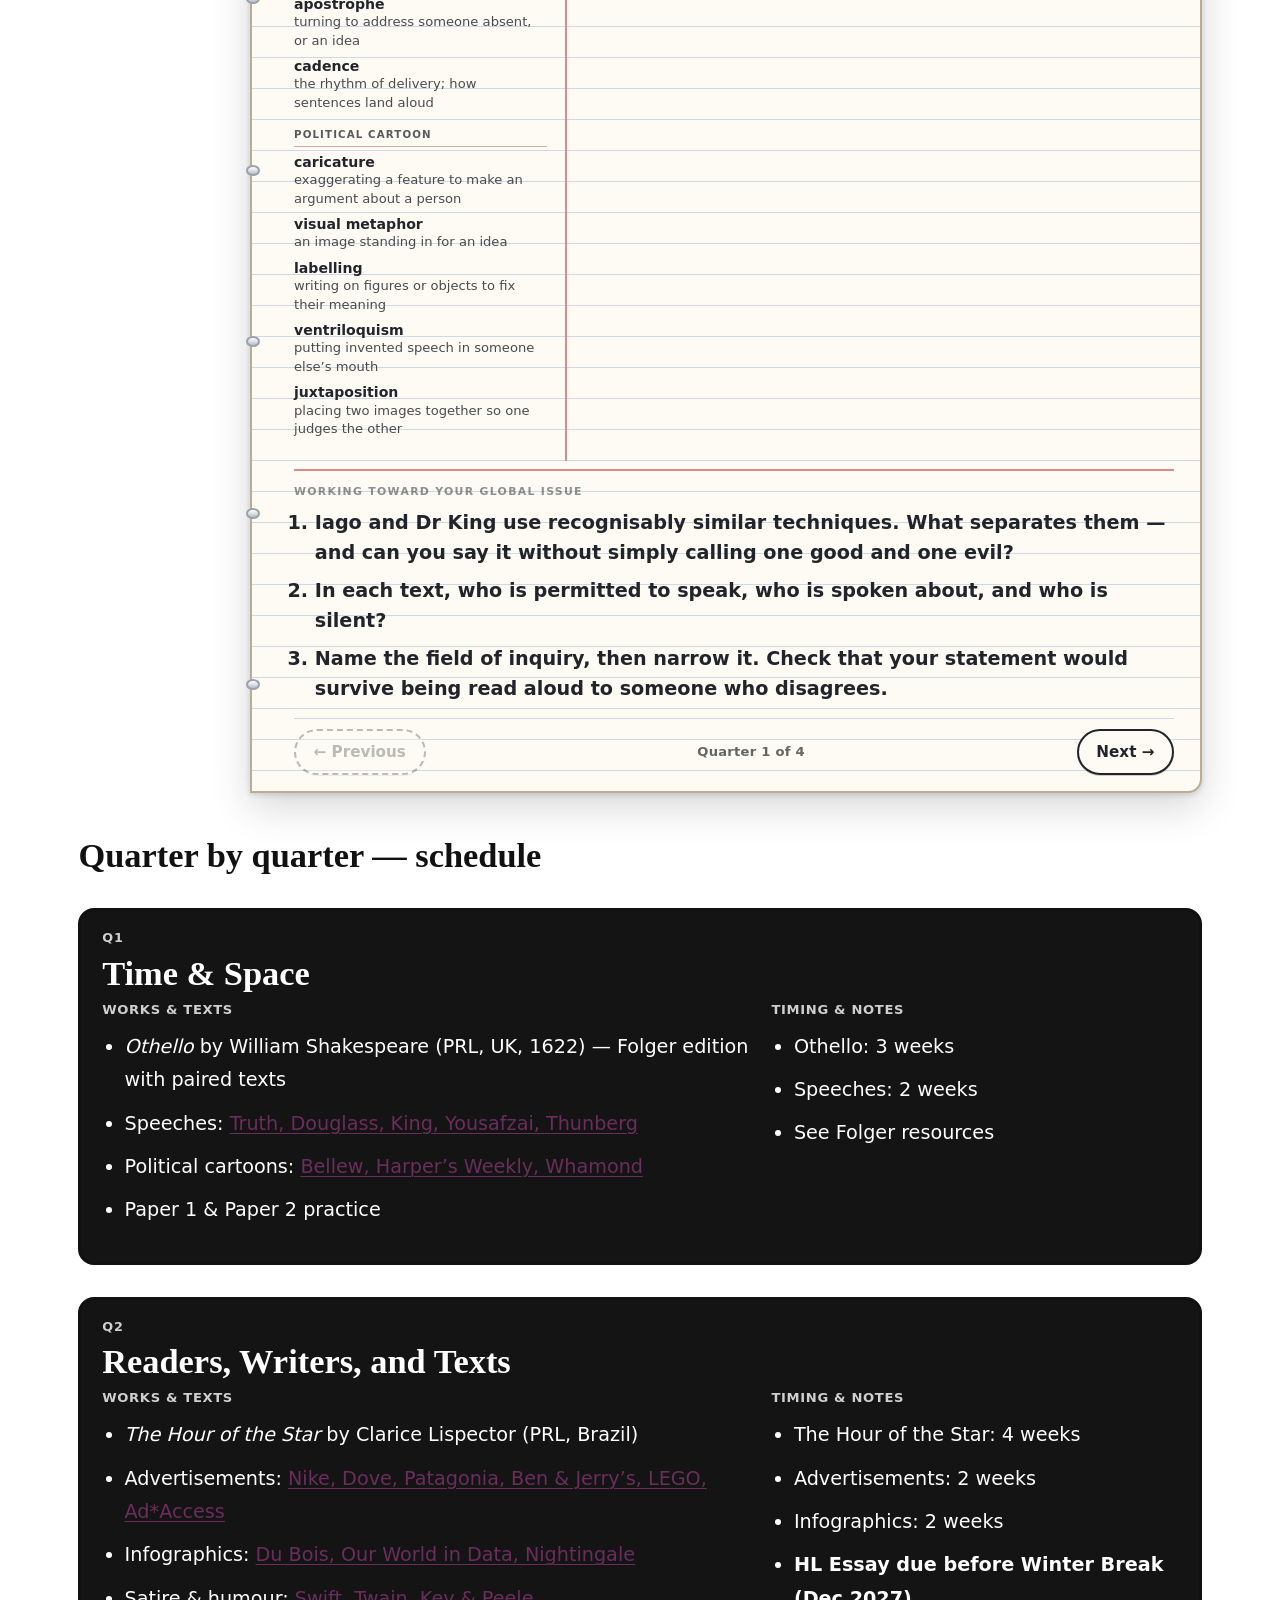
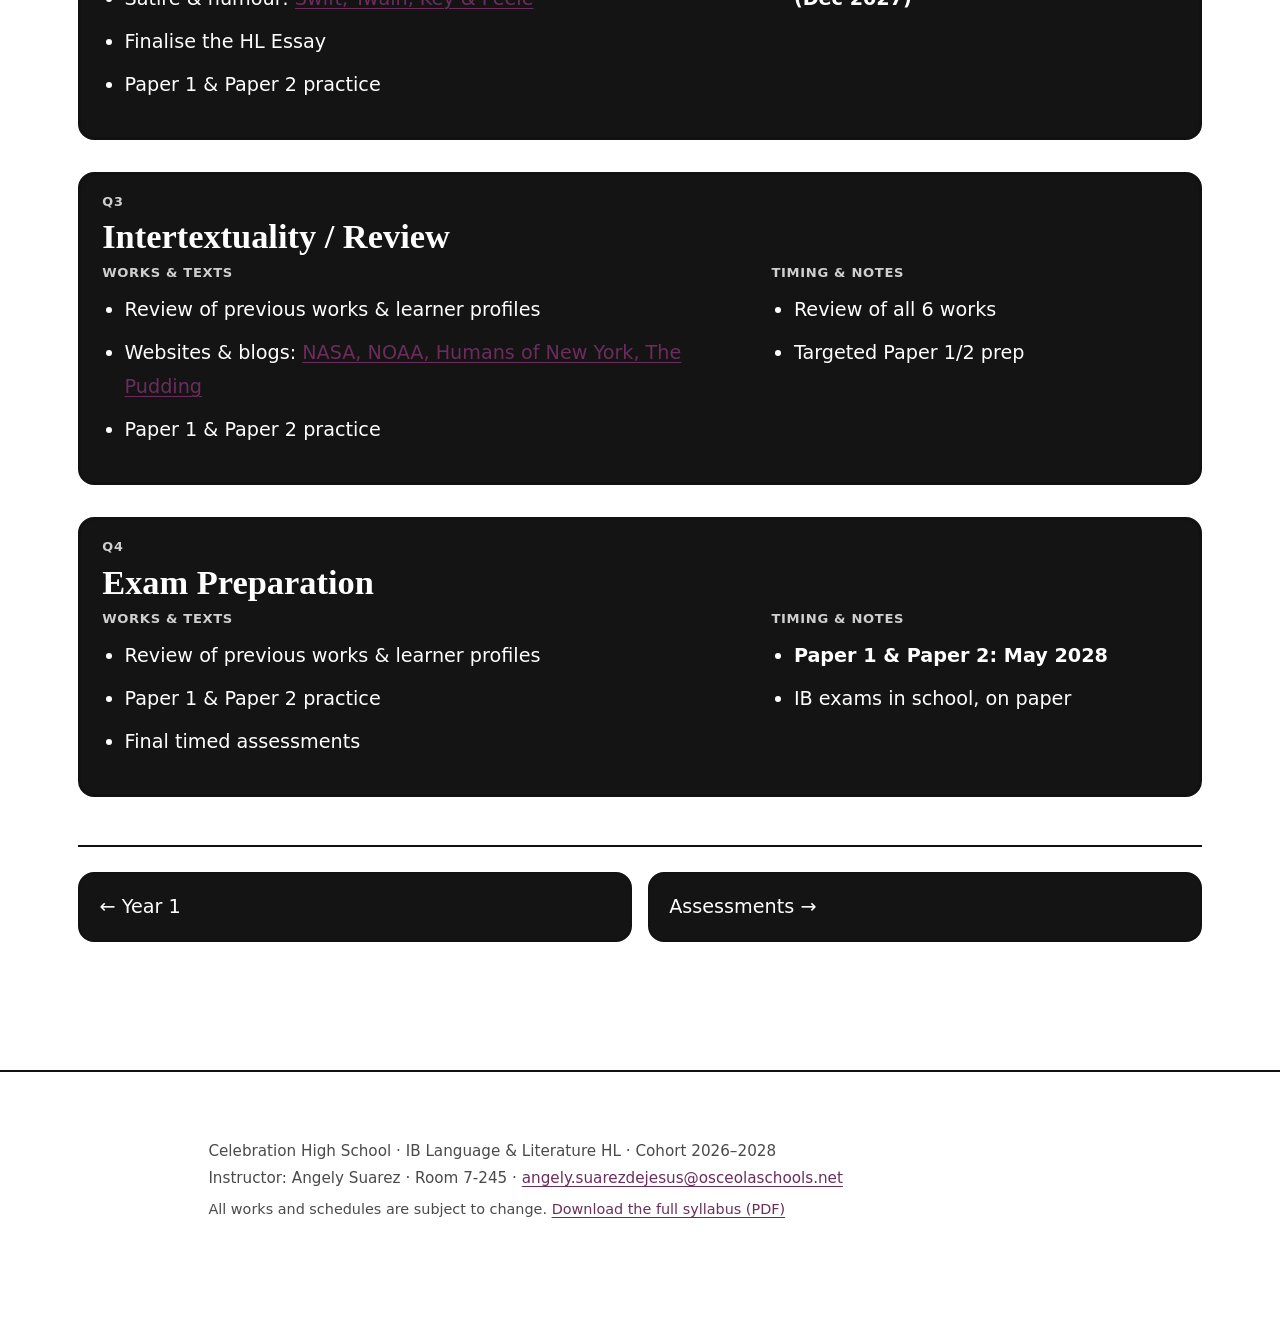
<file: year2.html>
<!DOCTYPE html>
<html lang="en" data-theme="">
<head>
<meta charset="utf-8">
<meta name="viewport" content="width=device-width, initial-scale=1">
<title>Year 2 &mdash; IB Lang &amp; Lit HL</title>
<meta name="description" content="Senior year quarter-by-quarter breakdown for IB Language and Literature HL, 2027-2028.">
<link rel="stylesheet" href="assets/style.css?v=chs1">
<link rel="icon" href="data:image/svg+xml,%3Csvg xmlns='http://www.w3.org/2000/svg' viewBox='0 0 100 100'%3E%3Ccircle cx='50' cy='50' r='46' fill='%236b2d5c'/%3E%3Ctext x='50' y='68' font-size='46' text-anchor='middle' fill='%23fff' font-family='Georgia,serif'%3EIB%3C/text%3E%3C/svg%3E">
<script>
  // Set theme before paint to avoid a flash
  (function(){try{var t=localStorage.getItem('chs-ib-theme');if(t==='light'||t==='dark')document.documentElement.setAttribute('data-theme',t);}catch(e){}})();
</script>
</head>
<body>
<a class="skip-link" href="#main">Skip to main content</a>

<div class="bg-emblem" aria-hidden="true">
  <img src="assets/ib-logo.png" alt="" width="447" height="447" decoding="async">
</div>

<div class="sticky-stack">
<header class="topbar">
  <div class="topbar-inner">
    <a class="brand" href="index.html">
      <span class="dot" aria-hidden="true"></span>
      <span>IB Lang &amp; Lit HL <small>&middot; Celebration High School</small></span>
    </a>
    <a class="home-tab" href="index.html"><svg viewBox="0 0 24 24" fill="none" stroke="currentColor" stroke-width="2" stroke-linecap="round" stroke-linejoin="round" aria-hidden="true"><path d="M3 10.5 12 3l9 7.5"/><path d="M5 9.5V21h14V9.5"/></svg><span>Home</span></a>
    <span class="nav-spacer"></span>

    <details class="menu" id="sections-menu">
      <summary aria-label="Jump to a section">Sections &#9662;</summary>
      <div class="menu-panel" role="menu">
        <a href="index.html"><span class="num">&#8962;</span><span>Syllabus home</span></a>
        <a href="works.html"><span class="num">1</span><span>Literary Works (6)</span></a>
        <a href="nonliterary.html"><span class="num">2</span><span>Non-Literary Texts</span></a>
        <a href="concepts.html"><span class="num">3</span><span>Concepts &amp; Global Issues</span></a>
        <a href="questions.html"><span class="num">4</span><span>Question Banks</span></a>
        <a href="year1.html"><span class="num">5</span><span>Year 1 &middot; 2026&ndash;27</span></a>
        <a href="year2.html" aria-current="page"><span class="num">6</span><span>Year 2 &middot; 2027&ndash;28</span></a>
        <a href="assessments.html"><span class="num">7</span><span>Assessments</span></a>
        <a href="policy.html"><span class="num">8</span><span>Course Policies</span></a>
        <a href="citations.html"><span class="num">9</span><span>Citations &mdash; APA &amp; MLA</span></a>
      </div>
    </details>

    <button class="util-btn" id="read-aloud" type="button" aria-pressed="false"
            title="Read this page aloud">
      <svg viewBox="0 0 24 24" fill="none" stroke="currentColor" stroke-width="2" stroke-linecap="round" stroke-linejoin="round" aria-hidden="true"><path d="M4 9v6h4l5 4V5L8 9H4Z"/><path d="M16 8.5a4 4 0 0 1 0 7"/><path d="M18.5 6a7.5 7.5 0 0 1 0 12"/></svg><span class="label">Read aloud</span>
    </button>

    <button class="util-btn" id="cite-size" type="button" aria-pressed="false"
            title="Citations are set in 6px small print. Enlarge them to read.">
      <svg viewBox="0 0 24 24" fill="none" stroke="currentColor" stroke-width="2" stroke-linecap="round" stroke-linejoin="round" aria-hidden="true"><path d="M4 19 9 5l5 14"/><path d="M5.5 15h7"/><path d="M16 19l4-9 0 0"/></svg><span class="label">Bigger citations</span>
    </button>

    <button class="util-btn" id="theme-toggle" type="button" aria-pressed="false"
            title="Switch colour theme">
      <svg class="icon-sun" viewBox="0 0 24 24" fill="none" stroke="currentColor" stroke-width="2" stroke-linecap="round" stroke-linejoin="round" aria-hidden="true"><circle cx="12" cy="12" r="4"/><path d="M12 2v2M12 20v2M4.9 4.9l1.4 1.4M17.7 17.7l1.4 1.4M2 12h2M20 12h2M4.9 19.1l1.4-1.4M17.7 6.3l1.4-1.4"/></svg><svg class="icon-moon" viewBox="0 0 24 24" fill="none" stroke="currentColor" stroke-width="2" stroke-linecap="round" stroke-linejoin="round" aria-hidden="true"><path d="M21 12.8A9 9 0 1 1 11.2 3a7 7 0 0 0 9.8 9.8Z"/></svg><span class="label">Dark mode</span>
    </button>
  </div>
</header>

<div class="reader-bar" id="reader-bar" role="region" aria-label="Read aloud controls">
  <div class="reader-inner">
    <strong>&#128266; Reading aloud</strong>
    <button class="rbtn" id="reader-playpause" type="button">&#9208; Pause</button>
    <button class="rbtn" id="reader-restart" type="button">&#8635; Restart</button>
    <button class="rbtn" id="reader-stop" type="button">&#9632; Stop</button>
    <label>Voice
      <select id="reader-voice" aria-label="Choose a voice"></select>
    </label>
    <label>Speed
      <select id="reader-rate" aria-label="Reading speed">
        <option value="0.75">0.75&times;</option>
        <option value="0.9">0.9&times;</option>
        <option value="1" selected>1&times;</option>
        <option value="1.15">1.15&times;</option>
        <option value="1.35">1.35&times;</option>
      </select>
    </label>
    <span class="reader-status" id="reader-status" aria-live="polite"></span>
  </div>
</div>
</div>
<main id="main" tabindex="-1">
  <div class="wrap wide">
    <div class="page-head"><span class="eyebrow">Section 7</span><h1>Year 2 &mdash; Senior Year (2027&ndash;2028)</h1><p class="lede">Tentative and subject to change. Year 2 culminates in the external IB exams in May 2028. The HL Essay is submitted before Winter Break.</p></div>

    <h2 id="works-this-year">Literary works studied this year (2 of 6)</h2>
    <div class="wgrid">
    <div class="wcard">
      <span class="wq">Q1</span>
      <a class="cover-link" href="https://www.folger.edu/explore/shakespeares-works/othello/read/"><img class="cover" src="assets/covers/othello.jpg" alt="Cover of Othello" loading="lazy" decoding="async" width="220" height="330"><span class="cover-ed">Folger Shakespeare Library</span></a>
      <h3><em>Othello</em></h3>
      <p class="wmeta">William Shakespeare &middot; England, 1622 &middot; Tragedy</p>
      <p class="wtime">3 weeks</p>
      <div class="mini-cites">
        <div class="mini-row"><span class="mini-style">APA</span><span class="mini-text">Shakespeare, W. (2017). <em>Othello</em> (B. A. Mowat &amp; P. Werstine, Eds.). Folger Shakespeare Library. https://www.folger.edu/explore/shakespeares-works/othello/ (Original work published 1622)</span><button class="copy-btn mini-copy" type="button">Copy</button></div>
        <div class="mini-row"><span class="mini-style">MLA</span><span class="mini-text">Shakespeare, William. <em>Othello</em>. Edited by Barbara A. Mowat and Paul Werstine, Folger Shakespeare Library, folger.edu/explore/shakespeares-works/othello/.</span><button class="copy-btn mini-copy" type="button">Copy</button></div>
      </div>
    </div>
    <div class="wcard">
      <span class="wq">Q2</span>
      <a class="cover-link" href="https://openlibrary.org/isbn/9780811219495"><img class="cover" src="assets/covers/hour.jpg" alt="Cover of The Hour of the Star" loading="lazy" decoding="async" width="220" height="330"><span class="cover-ed">New Directions, trans. Benjamin Moser</span></a>
      <h3><em>The Hour of the Star</em></h3>
      <p class="wmeta">Clarice Lispector &middot; Brazil, 1977 &middot; Novella, in translation</p>
      <p class="wtime">4 weeks</p>
      <div class="mini-cites">
        <div class="mini-row"><span class="mini-style">APA</span><span class="mini-text">Lispector, C. (2011). <em>The hour of the star</em> (B. Moser, Trans.). New Directions. (Original work published 1977)</span><button class="copy-btn mini-copy" type="button">Copy</button></div>
        <div class="mini-row"><span class="mini-style">MLA</span><span class="mini-text">Lispector, Clarice. <em>The Hour of the Star</em>. Translated by Benjamin Moser, New Directions, 2011.</span><button class="copy-btn mini-copy" type="button">Copy</button></div>
      </div>
    </div>
    </div>
    <div class="callout">
      <p><strong>Why only two.</strong> Four of the six works are read in Year 1 so that every
      student has a full menu of texts to choose from for the Individual Oral in spring 2027.
      Year 2 adds <em>Othello</em> and <em>The Hour of the Star</em>, then spends its weight on
      Paper 1, Paper 2 and the HL Essay &mdash; all of which draw on all six.</p>
    </div>
    <h2 id="combined">Combined texts, quarter by quarter</h2>
    <p class="cnote-intro">What to watch for in each quarter &mdash; the vocabulary to master, the
    genre moves to name, and the questions to hold while you read. Laid out as Cornell notes so you
    can mirror the format in your own notebook.</p>

    <div class="defbox">
      <h3>First, a definition: what is a <em>field of inquiry</em>?</h3>
      <p>A <strong>field of inquiry</strong> is one of five broad areas the IB uses to sort the big
      human questions that texts raise. Think of them as the five shelves any global issue can sit
      on:</p>
      <ul class="fieldlist">
        <li><span class="gi gi-culture">Culture, identity and community</span> who belongs, who is excluded, and what identity costs</li>
        <li><span class="gi gi-beliefs">Beliefs, values and education</span> what a society holds true and passes on</li>
        <li><span class="gi gi-politics">Politics, power and justice</span> who has power, and how it is used or resisted</li>
        <li><span class="gi gi-art">Art, creativity and the imagination</span> what art is for, and who decides</li>
        <li><span class="gi gi-science">Science, technology and the environment</span> people, technology, and the natural world</li>
      </ul>
      <p>A field is <em>not</em> your global issue &mdash; it is far too big for that. Your
      <strong>global issue</strong> is a narrow, arguable claim you carve out of a field: it must
      matter beyond one text, be visible in the text itself, and be provable in ten minutes.</p>
      <p class="defbox-eg"><strong>Field:</strong> Politics, power and justice. &nbsp;
      <strong>Too broad:</strong> &ldquo;racism in <em>Othello</em>.&rdquo; &nbsp;
      <strong>A global issue:</strong> &ldquo;how a society lets an outsider succeed while never
      letting him belong, so that his identity stays something others assign him.&rdquo;</p>
      <p class="defbox-foot">The Individual Oral opens by naming your field, then narrowing to your
      issue. Practise that move all year &mdash; see the <a href="questions.html#ladder">ladder in
      the question banks</a>.</p>
    </div>
    <div class="nb-cover">
      <div class="nb-label">
        <span class="nb-label-top">IB Language &amp; Literature &middot; HL</span>
        <h3>Year 2 &mdash; Course Sequence</h3>
        <span class="nb-label-sub">Senior Year &middot; 2027&ndash;2028</span>
        <div class="nb-label-rules">
          <span><i>Name</i></span>
          <span><i>Period</i></span>
        </div>
      </div>
      <p class="nb-cover-meta">Four quarters. The final two literary works, four more bodies of non-literary work, the HL Essay before Winter Break, and Papers 1 and 2 in May 2028.</p>
    </div>
    <div class="notebook notebook-quarters">
      <div class="nb-spiral" aria-hidden="true">
        <span></span><span></span><span></span><span></span><span></span>
        <span></span><span></span><span></span><span></span><span></span>
      </div>
      <div class="nb-tabs" role="tablist" aria-label="Quarters" aria-orientation="vertical">
        <button role="tab" id="tab-y2-q1" aria-controls="pg-y2-q1" aria-selected="true" tabindex="0" class="nb-tab is-active"><span class="nb-tab-num">Q1</span><span class="nb-tab-label">Time &amp; Space</span></button>
        <button role="tab" id="tab-y2-q2" aria-controls="pg-y2-q2" aria-selected="false" tabindex="-1" class="nb-tab"><span class="nb-tab-num">Q2</span><span class="nb-tab-label">Readers, Writers, and Texts</span></button>
        <button role="tab" id="tab-y2-q3" aria-controls="pg-y2-q3" aria-selected="false" tabindex="-1" class="nb-tab"><span class="nb-tab-num">Q3</span><span class="nb-tab-label">Intertextuality / Review</span></button>
        <button role="tab" id="tab-y2-q4" aria-controls="pg-y2-q4" aria-selected="false" tabindex="-1" class="nb-tab"><span class="nb-tab-num">Q4</span><span class="nb-tab-label">Exam Preparation</span></button>
      </div>
      <div class="nb-book">
        <div role="tabpanel" id="pg-y2-q1" aria-labelledby="tab-y2-q1" class="nb-page is-active">
  <section class="cnote in-book" id="q1">
    <header class="cnote-head">
      <span class="cnote-q">Q1</span>
      <h3>Time &amp; Space</h3>
    </header>
    <div class="cnote-body">
      <aside class="cnote-cue">
        <h4>Texts</h4>
        <ul class="cue-texts"><li><em>Othello</em> &mdash; Shakespeare</li><li>Five speeches &mdash; Truth to Thunberg</li><li>Political cartoons &mdash; Bellew, Harper&rsquo;s Weekly</li></ul>
        <h4>Focus terms &amp; genre elements</h4>
        <div class="tgroup"><h5>Drama</h5><dl class="tlist"><div class="tdef"><dt>soliloquy</dt><dd>a character alone on stage, thinking aloud to the audience</dd></div><div class="tdef"><dt>aside</dt><dd>a remark the audience hears but other characters do not</dd></div><div class="tdef"><dt>dramatic irony</dt><dd>the audience knows what a character does not</dd></div><div class="tdef"><dt>blank verse</dt><dd>unrhymed iambic pentameter &mdash; Shakespeare&rsquo;s default rhythm</dd></div><div class="tdef"><dt>tragic arc</dt><dd>the fall of a figure of stature, driven by a flaw or a manipulation</dd></div><div class="tdef"><dt>stagecraft</dt><dd>entrances, exits, props and staging as meaning</dd></div></dl></div><div class="tgroup"><h5>Oratory</h5><dl class="tlist"><div class="tdef"><dt>ethos</dt><dd>persuasion by the speaker&rsquo;s character or standing</dd></div><div class="tdef"><dt>pathos</dt><dd>persuasion through the audience&rsquo;s emotion</dd></div><div class="tdef"><dt>logos</dt><dd>persuasion by reasoning and evidence</dd></div><div class="tdef"><dt>anaphora</dt><dd>repeating the same opening words across clauses (&lsquo;I have a dream&hellip;&rsquo;)</dd></div><div class="tdef"><dt>apostrophe</dt><dd>turning to address someone absent, or an idea</dd></div><div class="tdef"><dt>cadence</dt><dd>the rhythm of delivery; how sentences land aloud</dd></div></dl></div><div class="tgroup"><h5>Political cartoon</h5><dl class="tlist"><div class="tdef"><dt>caricature</dt><dd>exaggerating a feature to make an argument about a person</dd></div><div class="tdef"><dt>visual metaphor</dt><dd>an image standing in for an idea</dd></div><div class="tdef"><dt>labelling</dt><dd>writing on figures or objects to fix their meaning</dd></div><div class="tdef"><dt>ventriloquism</dt><dd>putting invented speech in someone else&rsquo;s mouth</dd></div><div class="tdef"><dt>juxtaposition</dt><dd>placing two images together so one judges the other</dd></div></dl></div>
      </aside>
      <div class="cnote-notes">
        <h4>Genre characteristics</h4>
        <ul class="genre-list"><li><strong>Tragedy</strong> &mdash; a persuasive villain and a protagonist talked into ruin</li><li><strong>Oratory</strong> &mdash; argument built to be heard once, in a room, and remembered</li><li><strong>Graphic satire</strong> &mdash; caricature making an argument no caption would admit to</li></ul>
        <h4>Hold these questions while you read</h4>
        <ol class="read-qs"><li>Track Iago&rsquo;s method across three scenes: what does he state outright, what does he imply, and what does he leave Othello to supply himself?</li><li>Count Othello&rsquo;s lines before and after Act 3. What happens to his language as he loses control of the story?</li><li>In each speech, where does the speaker claim authority &mdash; from position, from suffering, or from evidence?</li><li>Find the sentence in each speech that was <em>built</em> to be quoted. What makes it portable?</li><li>In the Bellew cartoon: who appears to be speaking, who actually drew the speech, and for whom?</li><li>What must a viewer already believe for that cartoon to work? What does that tell you about its audience?</li></ol>
      </div>
    </div>
    <footer class="cnote-sum">
      <h4>Working toward your global issue</h4>
      <ol class="toward-qs"><li>Iago and Dr King use recognisably similar techniques. What separates them &mdash; and can you say it without simply calling one good and one evil?</li><li>In each text, who is permitted to speak, who is spoken about, and who is silent?</li><li>Name the field of inquiry, then narrow it. Check that your statement would survive being read aloud to someone who disagrees.</li></ol>
    </footer>
  </section>
        </div>
        <div role="tabpanel" id="pg-y2-q2" aria-labelledby="tab-y2-q2" class="nb-page" hidden>
  <section class="cnote in-book" id="q2">
    <header class="cnote-head">
      <span class="cnote-q">Q2</span>
      <h3>Readers, Writers, and Texts</h3>
    </header>
    <div class="cnote-body">
      <aside class="cnote-cue">
        <h4>Texts</h4>
        <ul class="cue-texts"><li><em>The Hour of the Star</em> &mdash; Lispector</li><li>Advertisements &mdash; Nike to Ad*Access</li><li>Infographics &mdash; Du Bois, Our World in Data</li><li>Satire &mdash; Swift, Twain, Key &amp; Peele</li></ul>
        <h4>Focus terms &amp; genre elements</h4>
        <div class="tgroup"><h5>Prose fiction</h5><dl class="tlist"><div class="tdef"><dt>metafiction</dt><dd>fiction that draws attention to its own making</dd></div><div class="tdef"><dt>narrator intrusion</dt><dd>the narrator breaking in to comment on the telling</dd></div><div class="tdef"><dt>irony</dt><dd>a gap between what is said and what is meant</dd></div><div class="tdef"><dt>fragmentation</dt><dd>a text assembled from pieces rather than a smooth line</dd></div></dl></div><div class="tgroup"><h5>Advertising</h5><dl class="tlist"><div class="tdef"><dt>target audience</dt><dd>the specific person the advertisement imagines</dd></div><div class="tdef"><dt>aspirational address</dt><dd>selling who you might become, not what the product does</dd></div><div class="tdef"><dt>slogan</dt><dd>a compressed, memorable claim</dd></div><div class="tdef"><dt>brand voice</dt><dd>the consistent personality a company speaks in</dd></div><div class="tdef"><dt>visual hierarchy</dt><dd>what the design makes you see first, second, last</dd></div><div class="tdef"><dt>call to action</dt><dd>the instruction: buy, join, share, believe</dd></div></dl></div><div class="tgroup"><h5>Data visualisation</h5><dl class="tlist"><div class="tdef"><dt>axis</dt><dd>the measured edge of a chart; where it starts shapes the story</dd></div><div class="tdef"><dt>baseline</dt><dd>the zero point &mdash; moving it can exaggerate or flatten change</dd></div><div class="tdef"><dt>scale</dt><dd>the intervals chosen, and what they make look large or small</dd></div><div class="tdef"><dt>selection</dt><dd>what was counted, and what was left out</dd></div><div class="tdef"><dt>colour coding</dt><dd>colour used to group, rank or alarm</dd></div><div class="tdef"><dt>chart type</dt><dd>bar, line, map &mdash; each argues differently</dd></div></dl></div><div class="tgroup"><h5>Satire</h5><dl class="tlist"><div class="tdef"><dt>persona</dt><dd>the invented speaker the satirist hides behind</dd></div><div class="tdef"><dt>hyperbole</dt><dd>deliberate exaggeration</dd></div><div class="tdef"><dt>understatement</dt><dd>deliberate flatness where outrage is expected</dd></div><div class="tdef"><dt>parody</dt><dd>imitating a form in order to mock it</dd></div><div class="tdef"><dt>target</dt><dd>who or what the satire is actually aimed at &mdash; often not the obvious one</dd></div></dl></div>
      </aside>
      <div class="cnote-notes">
        <h4>Genre characteristics</h4>
        <ul class="genre-list"><li><strong>Metafictional novella</strong> &mdash; a narrator who shows you the writing as he does it</li><li><strong>Advertisement</strong> &mdash; persuasion that must not look like persuasion</li><li><strong>Data visualisation</strong> &mdash; argument disguised as description</li><li><strong>Satirical essay / sketch</strong> &mdash; a persona whose composure is the real subject</li></ul>
        <h4>Hold these questions while you read</h4>
        <ol class="read-qs"><li>Rodrigo interrupts himself constantly. What does each interruption protect him from having to do?</li><li>What does the narrator insist he cannot do &mdash; and does he do it anyway?</li><li>For each advertisement: what problem is invented so that the product can solve it?</li><li>What kind of person is each advertisement inviting you to become? Who is left out of that invitation?</li><li>For each infographic: where does the axis start, what was counted, and what could not be counted and so was dropped?</li><li>In &ldquo;A Modest Proposal,&rdquo; find the first place the mask slips. How long can you read before you are certain?</li></ol>
      </div>
    </div>
    <footer class="cnote-sum">
      <h4>Working toward your global issue</h4>
      <ol class="toward-qs"><li>Every text here represents someone to an audience. In each case, who benefits from the representation &mdash; and who pays for it?</li><li>Set Du Bois&rsquo;s data portraits beside the Bellew cartoon from Q1. What changes when the people being represented are the ones doing the representing?</li><li>Name the field of inquiry, then narrow it until it is about a specific mechanism rather than a general topic.</li></ol>
    </footer>
  </section>
        </div>
        <div role="tabpanel" id="pg-y2-q3" aria-labelledby="tab-y2-q3" class="nb-page" hidden>
  <section class="cnote in-book" id="q3">
    <header class="cnote-head">
      <span class="cnote-q">Q3</span>
      <h3>Intertextuality / Review</h3>
    </header>
    <div class="cnote-body">
      <aside class="cnote-cue">
        <h4>Texts</h4>
        <ul class="cue-texts"><li>Websites &amp; blogs &mdash; NASA, NOAA, HONY, The Pudding</li><li>Review of all six works</li></ul>
        <h4>Focus terms &amp; genre elements</h4>
        <div class="tgroup"><h5>Digital text</h5><dl class="tlist"><div class="tdef"><dt>hyperlink structure</dt><dd>what a page links to; the argument its connections make</dd></div><div class="tdef"><dt>navigation hierarchy</dt><dd>what the menu puts first, and what it buries</dd></div><div class="tdef"><dt>scroll rhetoric</dt><dd>how meaning is revealed by scrolling &mdash; pace, surprise, sequence</dd></div><div class="tdef"><dt>user address</dt><dd>how the site speaks to its visitor: &lsquo;you&rsquo;, &lsquo;we&rsquo;, or nobody</dd></div><div class="tdef"><dt>credibility markers</dt><dd>citations, logos, dates and design that signal trustworthiness</dd></div><div class="tdef"><dt>curation</dt><dd>choosing and ordering others&rsquo; material as an act of authorship</dd></div><div class="tdef"><dt>interface</dt><dd>the designed surface between reader and content</dd></div></dl></div>
      </aside>
      <div class="cnote-notes">
        <h4>Genre characteristics</h4>
        <ul class="genre-list"><li><strong>Institutional website</strong> &mdash; authority built through structure, citation and restraint</li><li><strong>Photo-and-caption blog</strong> &mdash; a stranger&rsquo;s life delivered in a paragraph</li><li><strong>Visual essay</strong> &mdash; data journalism descended directly from Du Bois</li></ul>
        <h4>Hold these questions while you read</h4>
        <ol class="read-qs"><li>What does each site&rsquo;s navigation put first, and what does it bury three clicks down?</li><li>How does each site build credibility &mdash; citation, visual design, tone, or sheer volume?</li><li>In a Humans of New York post: whose words are in the caption, and who chose where to crop the photograph?</li><li>Set a HONY post beside a Lange photograph. What has changed about consent? What has not?</li><li>Who is the imagined visitor to each site, and what are they meant to do before they leave?</li><li>Return to all six works. Which one has changed most for you since you first read it, and what changed it?</li></ol>
      </div>
    </div>
    <footer class="cnote-sum">
      <h4>Working toward your global issue</h4>
      <ol class="toward-qs"><li>Does new technology change the <em>ethics</em> of representing a stranger, or only the scale and speed?</li><li>Across all six works: which one would you choose to defend under exam pressure, and on what grounds?</li><li>Name the field of inquiry. Then find the text in this course that would most complicate your claim &mdash; and read it again.</li></ol>
    </footer>
  </section>
        </div>
        <div role="tabpanel" id="pg-y2-q4" aria-labelledby="tab-y2-q4" class="nb-page" hidden>
  <section class="cnote in-book" id="q4">
    <header class="cnote-head">
      <span class="cnote-q">Q4</span>
      <h3>Exam Preparation</h3>
    </header>
    <div class="cnote-body">
      <aside class="cnote-cue">
        <h4>Texts</h4>
        <ul class="cue-texts"><li>All six works</li><li>All ten bodies of work</li><li><strong>Paper 1 &amp; Paper 2</strong></li></ul>
        <h4>Focus terms &amp; genre elements</h4>
        <div class="tgroup"><h5>Analysis &amp; assessment</h5><dl class="tlist"><div class="tdef"><dt>guiding question</dt><dd>the question you build a Paper 1 analysis around</dd></div><div class="tdef"><dt>line of inquiry</dt><dd>the question driving an HL Essay &mdash; open, arguable, yours</dd></div><div class="tdef"><dt>comparative frame</dt><dd>the shared problem that lets two works be discussed together</dd></div><div class="tdef"><dt>textual evidence</dt><dd>the specific words or features you can point at</dd></div><div class="tdef"><dt>authorial choice</dt><dd>treating every feature as a decision someone made</dd></div><div class="tdef"><dt>text type conventions</dt><dd>what readers expect of this form &mdash; and what breaking it signals</dd></div></dl></div>
      </aside>
      <div class="cnote-notes">
        <h4>Genre characteristics</h4>
        <ul class="genre-list"><li><strong>Guided textual analysis</strong> &mdash; one unseen text, one guiding question, under time</li><li><strong>Comparative essay</strong> &mdash; two works, one question, an argument neither makes alone</li></ul>
        <h4>Hold these questions while you read</h4>
        <ol class="read-qs"><li>For any unseen text, in sixty seconds: what type, what audience, what does it want from them?</li><li>What is the single most unusual formal choice on the page? Could you build a whole essay from it?</li><li>What does the text do at its start and at its end &mdash; and why in that order?</li><li>For Paper 2: what <em>problem</em> do your two works share? Not theme &mdash; problem.</li><li>Where do the two works diverge in method while agreeing in conclusion, or the reverse?</li><li>Which work resists the question you have been asked, and can you say so intelligently rather than avoiding it?</li></ol>
      </div>
    </div>
    <footer class="cnote-sum">
      <h4>Working toward your global issue</h4>
      <ol class="toward-qs"><li>Which field of inquiry could you argue for <em>every</em> one of the six works? Which could you argue for only one?</li><li>Which field is your weakest? That is this quarter&rsquo;s work.</li><li>For each of the six works, write one sentence: the global issue it carries best, and the single piece of evidence you would reach for first.</li></ol>
    </footer>
  </section>
        </div>
        <div class="nb-nav">
          <button class="nb-arrow nb-prev" type="button" aria-label="Previous quarter">&larr; Previous</button>
          <span class="nb-count" aria-live="polite">Quarter 1 of 4</span>
          <button class="nb-arrow nb-next" type="button" aria-label="Next quarter">Next &rarr;</button>
        </div>
      </div>
    </div>

    <h2 id="quarters">Quarter by quarter &mdash; schedule</h2>
    <div class="unit-band">
      <div class="u-label">Q1</div>
      <h2>Time &amp; Space</h2>
      <div class="q-cols">
        <div><h3>Works &amp; texts</h3><ul class="clean"><li><em>Othello</em> by William Shakespeare (PRL, UK, 1622) &mdash; Folger edition with paired texts</li><li>Speeches: <a href="nonliterary.html#speeches">Truth, Douglass, King, Yousafzai, Thunberg</a></li><li>Political cartoons: <a href="nonliterary.html#cartoons">Bellew, Harper&rsquo;s Weekly, Whamond</a></li><li>Paper 1 &amp; Paper 2 practice</li></ul></div>
        <div><h3>Timing &amp; notes</h3><ul class="clean"><li>Othello: 3 weeks</li><li>Speeches: 2 weeks</li><li>See Folger resources</li></ul></div>
      </div>
    </div>
    <div class="unit-band">
      <div class="u-label">Q2</div>
      <h2>Readers, Writers, and Texts</h2>
      <div class="q-cols">
        <div><h3>Works &amp; texts</h3><ul class="clean"><li><em>The Hour of the Star</em> by Clarice Lispector (PRL, Brazil)</li><li>Advertisements: <a href="nonliterary.html#ads">Nike, Dove, Patagonia, Ben &amp; Jerry&rsquo;s, LEGO, Ad*Access</a></li><li>Infographics: <a href="nonliterary.html#infographics">Du Bois, Our World in Data, Nightingale</a></li><li>Satire &amp; humour: <a href="nonliterary.html#satire">Swift, Twain, Key &amp; Peele</a></li><li>Finalise the HL Essay</li><li>Paper 1 &amp; Paper 2 practice</li></ul></div>
        <div><h3>Timing &amp; notes</h3><ul class="clean"><li>The Hour of the Star: 4 weeks</li><li>Advertisements: 2 weeks</li><li>Infographics: 2 weeks</li><li><strong>HL Essay due before Winter Break (Dec 2027)</strong></li></ul></div>
      </div>
    </div>
    <div class="unit-band">
      <div class="u-label">Q3</div>
      <h2>Intertextuality / Review</h2>
      <div class="q-cols">
        <div><h3>Works &amp; texts</h3><ul class="clean"><li>Review of previous works &amp; learner profiles</li><li>Websites &amp; blogs: <a href="nonliterary.html#websites">NASA, NOAA, Humans of New York, The Pudding</a></li><li>Paper 1 &amp; Paper 2 practice</li></ul></div>
        <div><h3>Timing &amp; notes</h3><ul class="clean"><li>Review of all 6 works</li><li>Targeted Paper 1/2 prep</li></ul></div>
      </div>
    </div>
    <div class="unit-band">
      <div class="u-label">Q4</div>
      <h2>Exam Preparation</h2>
      <div class="q-cols">
        <div><h3>Works &amp; texts</h3><ul class="clean"><li>Review of previous works &amp; learner profiles</li><li>Paper 1 &amp; Paper 2 practice</li><li>Final timed assessments</li></ul></div>
        <div><h3>Timing &amp; notes</h3><ul class="clean"><li><strong>Paper 1 &amp; Paper 2: May 2028</strong></li><li>IB exams in school, on paper</li></ul></div>
      </div>
    </div>
    <nav class="pager" aria-label="Page navigation">
      <a href="year1.html">&larr; Year 1</a>
      <a href="assessments.html">Assessments &rarr;</a>
    </nav>

  </div>
</main>

<footer class="site-foot">
  <div class="wrap">
    <p>Celebration High School &middot; IB Language &amp; Literature HL &middot; Cohort 2026&ndash;2028<br>
    Instructor: Angely Suarez &middot; Room 7-245 &middot;
    <a href="mailto:angely.suarezdejesus@osceolaschools.net">angely.suarezdejesus@osceolaschools.net</a></p>
    <p class="foot-note">All works and schedules are subject to change.
    <a href="IB%20HL%20Language%20and%20Literature%2026-27.pdf">Download the full syllabus (PDF)</a></p>
  </div>
</footer>
<script src="assets/app.js?v=chs1"></script>
</body>
</html>
</file>
<file: assets/style.css>
/* ================================================================
   ENG1237 — Intersectional Machines
   Interactive syllabus — shared stylesheet
   Monochrome, high-contrast, inverted-container design.
   Light mode : white page, black containers with white text.
   Dark  mode : dark page, white containers with black text.
   ================================================================ */

:root {
  --font-sans: "Segoe UI", system-ui, -apple-system, Roboto, Helvetica, Arial, sans-serif;
  --font-serif: "Iowan Old Style", "Palatino Linotype", Palatino, Georgia, "Times New Roman", serif;

  /* ---- Light theme (default): white page, black containers ---- */
  --bg: #ffffff;
  --text: #111111;          /* text directly on the page */
  --text-soft: #4a4a4a;
  --line: #111111;          /* hairlines on the page */

  --card: #141414;          /* container background */
  --card-text: #ffffff;     /* container text */
  --card-soft: #cfcfcf;     /* muted text on containers */
  --card-line: #3a3a3a;     /* dividers inside containers */
  --card-chip-bg: #ffffff;  /* inverted chip inside a container */
  --card-chip-text: #111111;

  --focus: #1a73e8;
  --shadow: 0 2px 6px rgba(0,0,0,.14), 0 14px 40px rgba(0,0,0,.16);
  --shadow-sm: 0 1px 3px rgba(0,0,0,.16);
  --ok-bg: #ffffff;
  --ok-text: #0b6b3a;
  --radius: 16px;
  --maxw: 900px;
  --link: #6b2d5c;        /* brand plum; 9.74:1 on the page */
  --card-link: #d9a6cc;   /* light plum; 9.02:1 inside a container */
}

:root[data-theme="dark"] {
  --bg: #0e0e11;
  --text: #f4f4f5;
  --text-soft: #b6b6ba;
  --line: #f4f4f5;

  --card: #ffffff;
  --card-text: #111111;
  --card-soft: #565660;
  --card-line: #d8d8de;
  --card-chip-bg: #111111;
  --card-chip-text: #ffffff;

  --focus: #7db1ff;
  --shadow: 0 2px 6px rgba(0,0,0,.5), 0 16px 44px rgba(0,0,0,.55);
  --shadow-sm: 0 1px 3px rgba(0,0,0,.5);
  --ok-bg: #ffffff;
  --ok-text: #0b6b3a;
  --link: #d9a6cc;        /* the pair swaps with the theme */
  --card-link: #6b2d5c;
}

@media (prefers-color-scheme: dark) {
  :root:not([data-theme="light"]) {
    --bg: #0e0e11;
    --text: #f4f4f5;
    --text-soft: #b6b6ba;
    --line: #f4f4f5;
    --card: #ffffff;
    --card-text: #111111;
    --card-soft: #565660;
    --card-line: #d8d8de;
    --card-chip-bg: #111111;
    --card-chip-text: #ffffff;
    --focus: #7db1ff;
    --shadow: 0 2px 6px rgba(0,0,0,.5), 0 16px 44px rgba(0,0,0,.55);
    --shadow-sm: 0 1px 3px rgba(0,0,0,.5);
    --link: #d9a6cc;        /* the pair swaps with the theme */
    --card-link: #6b2d5c;
  }
}

* { box-sizing: border-box; }

html { scroll-behavior: smooth; }
@media (prefers-reduced-motion: reduce) {
  html { scroll-behavior: auto; }
  * { animation-duration: .001ms !important; transition-duration: .001ms !important; }
}

body {
  margin: 0;
  background: var(--bg);
  color: var(--text);
  font-family: var(--font-sans);
  font-size: 1.2rem;           /* larger base type */
  line-height: 1.75;
  -webkit-font-smoothing: antialiased;
  text-rendering: optimizeLegibility;
}

/* ---- Skip link ---- */
.skip-link {
  position: absolute;
  left: -999px;
  top: 0;
  z-index: 200;
  background: var(--card);
  color: var(--card-text);
  padding: .7rem 1.1rem;
  border-radius: 0 0 var(--radius) 0;
  font-weight: 700;
}
.skip-link:focus { left: 0; }

/* ---- Focus visibility ---- */
a:focus-visible,
button:focus-visible,
summary:focus-visible,
[tabindex]:focus-visible {
  outline: 3px solid var(--focus);
  outline-offset: 2px;
  border-radius: 4px;
}

/* ================= Top navigation ================= */
.sticky-stack { position: sticky; top: 0; z-index: 100; }
.topbar {
  background: var(--bg);
  border-bottom: 2px solid var(--line);
}
.topbar-inner {
  max-width: 1160px;
  margin: 0 auto;
  padding: .6rem 1rem;
  display: flex;
  align-items: center;
  gap: .75rem;
  flex-wrap: wrap;
}
.brand {
  display: inline-flex;
  align-items: center;
  gap: .55rem;
  font-weight: 800;
  color: var(--text);
  text-decoration: none;
  letter-spacing: .01em;
  font-size: 1.08rem;
}
.brand .dot {
  width: 1.7rem; height: 1.7rem;
  border-radius: 50%;
  background: var(--card);
  border: 2px solid var(--line);
  display: inline-block;
  flex: none;
}
.brand small { color: var(--text-soft); font-weight: 600; }

.home-tab {
  display: inline-flex;
  align-items: center;
  gap: .4rem;
  text-decoration: none;
  font-weight: 800;
  color: var(--card-text);
  background: var(--card);
  padding: .45rem .95rem;
  border-radius: 999px;
  font-size: 1rem;
  border: 2px solid var(--line);
}
.home-tab:hover { filter: contrast(1.1); }
.home-tab:visited { color: var(--card-text); }
.home-tab svg { width: 1.1em; height: 1.1em; }

.nav-spacer { flex: 1 1 auto; }

/* Sections dropdown */
.menu { position: relative; }
.menu > summary {
  list-style: none;
  cursor: pointer;
  display: inline-flex;
  align-items: center;
  gap: .35rem;
  padding: .45rem .85rem;
  border: 2px solid var(--line);
  border-radius: 999px;
  background: var(--bg);
  color: var(--text);
  font-weight: 700;
  font-size: 1rem;
}
.menu > summary::-webkit-details-marker { display: none; }
.menu[open] > summary { background: var(--card); color: var(--card-text); }
.menu-panel {
  position: absolute;
  right: 0;
  margin-top: .5rem;
  width: min(360px, 88vw);
  background: var(--card);
  color: var(--card-text);
  border: 2px solid var(--line);
  border-radius: var(--radius);
  box-shadow: var(--shadow);
  padding: .4rem;
  z-index: 120;
}
.menu-panel a {
  display: flex;
  gap: .6rem;
  align-items: center;
  padding: .55rem .65rem;
  border-radius: 10px;
  text-decoration: none;
  color: var(--card-text);
}
.menu-panel a:visited { color: var(--card-text); }
.menu-panel a:hover { background: color-mix(in srgb, var(--card-text) 14%, transparent); }
.menu-panel a[aria-current="page"] { background: color-mix(in srgb, var(--card-text) 18%, transparent); font-weight: 800; }
.menu-panel .num {
  flex: none;
  width: 1.8rem; height: 1.8rem;
  display: inline-grid; place-items: center;
  background: var(--card-chip-bg);
  color: var(--card-chip-text);
  border-radius: 7px;
  font-weight: 800;
  font-size: .9rem;
}

/* Utility buttons (theme + read aloud) */
.util-btn {
  display: inline-flex;
  align-items: center;
  gap: .4rem;
  padding: .45rem .8rem;
  border: 2px solid var(--line);
  border-radius: 999px;
  background: var(--bg);
  color: var(--text);
  font: inherit;
  font-size: .95rem;
  font-weight: 700;
  cursor: pointer;
}
.util-btn:hover { background: var(--card); color: var(--card-text); }
.util-btn svg { width: 1.2em; height: 1.2em; flex: none; }
.util-btn .label { white-space: nowrap; }
@media (max-width: 620px) {
  .util-btn .label { display: none; }
}

/* ================= Read-aloud control bar ================= */
.reader-bar { display: none; background: var(--card); color: var(--card-text); border-bottom: 2px solid var(--line); }
.reader-bar.active { display: block; }
.reader-inner {
  max-width: 1160px;
  margin: 0 auto;
  padding: .55rem 1rem;
  display: flex;
  align-items: center;
  gap: .6rem;
  flex-wrap: wrap;
}
.reader-inner strong { font-size: 1rem; }
.reader-inner .rbtn {
  background: transparent;
  border: 2px solid var(--card-text);
  color: var(--card-text);
  border-radius: 999px;
  padding: .3rem .85rem;
  font: inherit;
  font-weight: 700;
  font-size: .95rem;
  cursor: pointer;
}
.reader-inner .rbtn:hover { background: var(--card-text); color: var(--card); }
.reader-inner label { font-size: .92rem; display: inline-flex; align-items: center; gap: .35rem; }
.reader-inner select {
  background: var(--card);
  color: var(--card-text);
  border: 2px solid var(--card-text);
  border-radius: 8px;
  padding: .2rem .4rem;
  font: inherit;
  font-size: .92rem;
}
.reader-status { margin-left: auto; font-size: .9rem; }

/* text-to-speech reading highlight */
.tts-reading {
  outline: 3px solid var(--focus);
  outline-offset: 3px;
  border-radius: 4px;
}

/* ================= Layout ================= */
.wrap { max-width: var(--maxw); margin: 0 auto; padding: 2.2rem 1.15rem 4.5rem; }
.wrap.wide { max-width: 1160px; }
main:focus { outline: none; }

/* keep anchored targets clear of the sticky header */
:target, [id] { scroll-margin-top: 96px; }

/* ---- Page header ---- */
.page-head { margin: .5rem 0 2.2rem; }
.eyebrow {
  display: inline-block;
  font-size: .92rem;
  letter-spacing: .14em;
  text-transform: uppercase;
  font-weight: 800;
  color: var(--card-text);
  background: var(--card);
  padding: .3rem .75rem;
  border-radius: 999px;
  margin-bottom: 1rem;
}
h1 {
  font-family: var(--font-serif);
  font-size: clamp(2.3rem, 5vw, 3.4rem);
  line-height: 1.1;
  margin: 0 0 .6rem;
  letter-spacing: -.01em;
}
.lede { font-size: 1.32rem; color: var(--text-soft); margin: .4rem 0 0; max-width: 62ch; }

h2 {
  font-family: var(--font-serif);
  font-size: clamp(1.7rem, 3.4vw, 2.15rem);
  margin: 2.6rem 0 .9rem;
  line-height: 1.2;
}
h3 {
  font-size: 1.18rem;
  text-transform: uppercase;
  letter-spacing: .08em;
  margin: 2rem 0 .7rem;
}
p { margin: 0 0 1.15rem; }

a { color: var(--link); text-underline-offset: 3px; text-decoration-thickness: 1px; }
a:visited { color: var(--link); }
/* Containers invert the page, so a page-coloured link inside one lands at
   1.02:1 -- black on black. Links in a container take the container's pair. */
table a, table a:visited, .card a, .card a:visited { color: var(--card-link); }

/* cross-reference "see section" links */
.xref {
  font-weight: 800;
  white-space: nowrap;
  background: var(--card);
  color: var(--card-text);
  padding: .05em .45em;
  border-radius: 6px;
  text-decoration: none;
}
.xref::after { content: " \2197"; font-size: .82em; }
.xref:hover { filter: contrast(1.15); }
.xref:visited { color: var(--card-text); }

/* ================= Lotus fold book (home hero) ================= */
/* A concentric, blooming lotus. The whole flower lives inside an 820px
   coordinate box that is scaled to fit any viewport, so radii and petal
   sizes never need media queries. Centre = 410,410. */
.lotus-intro { text-align: center; max-width: 66ch; margin: 0 auto 1.2rem; }

.lotus-stage { position: relative; width: 100%; margin: 1rem auto 1.5rem; }
/* --U is the flower's diameter; every radius, size and font scales from it,
   so the whole lotus stays proportional with no media queries. */
.lotus-fit {
  --U: min(1000px, calc(100vw - 8rem), calc(100vh - 15rem));
  position: relative;
  width: var(--U);
  aspect-ratio: 1 / 1;
  margin: 0 auto;
  overflow: visible;   /* let the vines + identity markers sit past the petals */
}
/* home page = just the big flower, centred */
.home-flower { display: grid; place-items: center; }
.home-flower .lotus-stage { margin: 0 auto; }
.lotus { position: absolute; inset: 0; }

/* Two layers of teardrop petals, each anchored by its base at the flower
   centre and radiating outward (2D). They overlap near the middle -> the
   lotus look -> but their tips fan apart, where the labels sit upright and
   legible. Inner petals are shorter; outer petals longer. */
.ring { display: contents; }
.ring0 { --ph: calc(.32 * var(--U)); --pw: calc(.225 * var(--U)); --z: 22; }
.ring1 { --ph: calc(.47 * var(--U)); --pw: calc(.205 * var(--U)); --z: 14; }
/* Section 10 petal: identical in size to the outer ring, seated just behind
   it (z below .ring1) so it sits cleanly in the notch between sections 9 and 4. */
.ring-back { --ph: calc(.47 * var(--U)); --pw: calc(.205 * var(--U)); --z: 13; }

/* central seed pod (the heart of the flower / the closed bud's cover) */
.lotus-center {
  position: absolute;
  left: 50%; top: 50%;
  transform: translate(-50%, -50%);
  width: calc(.17 * var(--U));
  height: calc(.17 * var(--U));
  border-radius: 50%;
  background: var(--card);
  color: var(--card-text);
  border: 3px solid var(--line);
  display: grid;
  place-items: center;
  text-align: center;
  padding: calc(.012 * var(--U));
  z-index: 60;
  box-shadow: var(--shadow);
  cursor: pointer;
  font: inherit;
}
.lotus-center .lc-course { font-size: calc(.012 * var(--U)); letter-spacing: .08em; text-transform: uppercase; font-weight: 800; }
.lotus-center .lc-title { font-family: var(--font-serif); font-size: calc(.018 * var(--U)); line-height: 1.0; margin: calc(.004 * var(--U)) 0; }
.lotus-center .lc-hint { font-size: calc(.011 * var(--U)); color: var(--card-soft); }
.lotus-center:hover { filter: contrast(1.08); }

/* petals — a teardrop whose base (bottom) sits at the flower centre and
   whose rounded tip points outward at angle --ang. */
.petal {
  position: absolute;
  left: 50%; top: 50%;
  width: var(--pw); height: var(--ph);
  margin-left: calc(var(--pw) / -2);
  margin-top: calc(var(--ph) * -1);
  transform-origin: 50% 100%;
  display: flex;
  align-items: flex-start;      /* label rides the outer bulb, clear of centre */
  justify-content: center;
  padding: calc(.055 * var(--U)) calc(.03 * var(--U)) 0;
  font-size: calc(.0185 * var(--U));
  text-align: center;
  text-decoration: none;
  background: var(--pc, var(--card));
  color: #23161f;               /* dark ink reads on every pastel + both themes */
  border: 2px solid rgba(20,10,16,.20);
  /* teardrop: wide rounded tip, tapering to the base at the centre */
  border-radius: 50% 50% 50% 50% / 40% 40% 62% 62%;
  box-shadow: var(--shadow-sm);
  /* closed bud: petals collapsed into the centre (a clenched fist) */
  transform: rotateZ(var(--ang)) scale(.05);
  opacity: 0;
  pointer-events: none;
  z-index: var(--z);
  transition: transform .85s cubic-bezier(.22,1,.36,1), opacity .5s ease, box-shadow .2s ease;
}
.petal:visited { color: #23161f; }
/* label counter-rotated so it stays upright, and width-capped so long
   titles wrap *inside* the petal instead of spilling past its edges */
.petal .p-inner {
  display: flex; flex-direction: column; align-items: center; gap: .3em;
  max-width: 84%;
  transform: rotateZ(calc(-1 * var(--ang)));
}
.petal .p-num {
  font-family: var(--font-serif); font-weight: 800; font-size: 1.2em; line-height: 1;
  width: 1.7em; height: 1.7em; display: grid; place-items: center;
  border-radius: 50%; background: rgba(255,255,255,.92); color: #23161f;
  box-shadow: 0 1px 2px rgba(0,0,0,.18);
}
.petal .p-title {
  font-weight: 800; font-size: .92em; line-height: 1.16;
  overflow-wrap: break-word; hyphens: auto;
  text-shadow: 0 1px 0 rgba(255,255,255,.45);
}

/* bloomed state — the flower opens; petals grow out from the centre to
   full size, like fingers unclenching from a fist */
.lotus-stage[data-open] .petal {
  opacity: 1;
  pointer-events: auto;
  transform: rotateZ(var(--ang)) scale(1);
}
.lotus-stage[data-open] .petal:hover {
  z-index: 45; box-shadow: var(--shadow);
  transform: rotateZ(var(--ang)) scale(1.04);
}
/* bloom petal by petal */
.petal:nth-of-type(2) { transition-delay: .05s; }
.petal:nth-of-type(3) { transition-delay: .10s; }
.petal:nth-of-type(4) { transition-delay: .15s; }
.petal:nth-of-type(5) { transition-delay: .20s; }
.petal:nth-of-type(6) { transition-delay: .25s; }

/* ---- decorative veined leaves (behind the petals, never covering titles) ---- */
.leaves { position: absolute; inset: 0; }
.leaf {
  position: absolute;
  left: 50%; top: 50%;
  --lw: calc(.115 * var(--U));
  --lh: calc(.5 * var(--U));
  width: var(--lw); height: var(--lh);
  margin-left: calc(var(--lw) / -2);
  margin-top: calc(var(--lh) * -1);
  transform-origin: 50% 100%;
  z-index: 3;                    /* below every petal (petals are z 14-22) */
  opacity: 0;
  pointer-events: none;
  transform: rotateZ(var(--ang)) scale(.05);
  transition: transform .95s cubic-bezier(.22,1,.36,1), opacity .55s ease;
  filter: drop-shadow(0 2px 3px rgba(0,0,0,.18));
}
.leaf-svg { width: 100%; height: 100%; display: block; }
.lotus-stage[data-open] .leaf {
  opacity: 1;
  transform: rotateZ(var(--ang)) scale(1);
}

/* ---- vines: identity markers that grow from the core into the gaps ---- */
.vines {
  position: absolute; inset: 0;
  width: 100%; height: 100%;
  overflow: visible;
  z-index: 5;                    /* above leaves, below petals */
  color: #4f9a5b;               /* leaflet fill via currentColor */
  opacity: 0;
  transform: scale(.15);
  transform-origin: 50% 50%;
  transition: transform 1s cubic-bezier(.22,1,.36,1), opacity .6s ease;
  pointer-events: none;
}
.vine-stem, .vine-curl {
  stroke: #4f9a5b; stroke-width: 1.1; fill: none;
  stroke-linecap: round;
}
.vine-curl { stroke-width: .9; }
.vine-leaflet { fill: #5da65f; }
.vine-bud { fill: #e6c3ef; stroke: #4f9a5b; stroke-width: .5; }
.lotus-stage[data-open] .vines { opacity: 1; transform: scale(1); }

/* identity-marker word tags, riding the tips of the vines just past the petals */
.id-markers { position: absolute; inset: 0; }
.id-marker {
  position: absolute;
  left: 50%; top: 50%;
  --imh: calc(.56 * var(--U));
  width: calc(.2 * var(--U)); height: var(--imh);
  margin-left: calc(.1 * var(--U) * -1);
  margin-top: calc(var(--imh) * -1);
  transform-origin: 50% 100%;
  display: flex; align-items: flex-start; justify-content: center;
  z-index: 40;                   /* above petals so the words stay readable */
  opacity: 0;
  pointer-events: none;
  transform: rotateZ(var(--ang)) scale(.05);
  transition: transform 1s cubic-bezier(.22,1,.36,1), opacity .6s ease;
}
.id-marker .idm-inner {
  transform: rotateZ(calc(-1 * var(--ang)));
  font-family: var(--font-sans);
  font-weight: 800;
  font-size: calc(.016 * var(--U));
  letter-spacing: .04em;
  text-transform: lowercase;
  color: var(--card-text);
  background: var(--card);
  border: 1.5px solid var(--line);
  border-radius: 999px;
  padding: calc(.006 * var(--U)) calc(.014 * var(--U));
  white-space: nowrap;
  box-shadow: var(--shadow-sm);
}
.lotus-stage[data-open] .id-marker {
  opacity: 1;
  transform: rotateZ(var(--ang)) scale(1);
}

/* ======= Home = just the flower, on the plain page background ======= */
.home-flower .lotus-fit { --U: min(880px, calc(100vw - 4rem), calc(100vh - 12rem)); }

/* ======= Concept leaves (veined, clickable; terms ride the tip) ======= */
.pads { position: absolute; inset: 0; z-index: 8; }  /* behind the petals */
.pad {
  position: absolute;
  left: 50%; top: 50%;
  --rad: calc(.52 * var(--U));
  height: var(--rad); width: calc(.26 * var(--U));
  margin-left: calc(.13 * var(--U) * -1);
  margin-top: calc(var(--rad) * -1);
  transform-origin: 50% 100%;
  transform: rotateZ(var(--ang));
  background: none; border: 0; padding: 0; cursor: pointer; font: inherit;
}
.pad-leaf { position: absolute; inset: 0; filter: drop-shadow(0 2px 3px rgba(0,0,0,.22)); }
.pad-leaf svg { width: 100%; height: 100%; display: block; }
/* the term sits just past the leaf tip, upright */
.pad-label {
  position: absolute; left: 50%; top: calc(-.03 * var(--U));
  transform: translateX(-50%);
}
.pad-label-in {
  display: inline-block;
  transform: rotateZ(calc(-1 * var(--ang)));
  font-family: var(--font-sans); font-weight: 800;
  font-size: calc(.0155 * var(--U));
  letter-spacing: .01em; text-transform: lowercase;
  white-space: nowrap;
  color: var(--card-text);
  background: var(--card);
  border: 1.5px solid var(--line);
  border-radius: 999px;
  padding: calc(.006 * var(--U)) calc(.014 * var(--U));
  box-shadow: var(--shadow-sm);
  transition: filter .15s ease, transform .15s ease;
}
.pad:hover .pad-label-in { transform: rotateZ(calc(-1 * var(--ang))) scale(1.06); }
.pad:focus-visible { outline: none; }
.pad:focus-visible .pad-label-in { outline: 3px solid var(--focus); outline-offset: 2px; }
.pad[aria-expanded="true"] .pad-label-in {
  background: var(--card-text); color: var(--card);
}

/* ======= Popup bubble (theories & authors) ======= */
.bubble-sources { display: none; }
.concept-bubble {
  position: fixed; z-index: 200;
  width: max-content;
  max-width: min(17rem, calc(100vw - 20px));
  background: var(--card);
  color: var(--card-text);
  border: 2px solid var(--line);
  border-radius: 12px;
  padding: .6rem .75rem .65rem;
  box-shadow: var(--shadow);
  animation: bubble-in .14s ease-out;
}
.concept-bubble[hidden] { display: none; }
@keyframes bubble-in { from { opacity: 0; transform: translateY(4px) scale(.98); } to { opacity: 1; transform: none; } }
.bubble-close {
  position: absolute; top: .35rem; right: .4rem;
  width: 1.4rem; height: 1.4rem; line-height: 1;
  border-radius: 50%; cursor: pointer;
  background: transparent; color: var(--card-text);
  border: 1.5px solid var(--card-text); font: inherit; font-size: .9rem; font-weight: 800;
}
.bubble-close:hover { background: var(--card-text); color: var(--card); }
.bubble-body h3 {
  margin: 0 1.3rem .25rem 0; font-size: .98rem; text-transform: capitalize;
  color: var(--card-text); letter-spacing: 0;
}
.bubble-body .take { margin: .2rem 0 .35rem; font-weight: 700; font-size: .86rem; line-height: 1.35; }
.bubble-body .fits { margin: 0; font-size: .82rem; line-height: 1.35; color: var(--card-soft); }
.bubble-body .fits-h { font-weight: 800; color: var(--card-text); }

/* ---- Drill-down panels (petals 4/5/9) ---- */
.drill-panel {
  max-width: 720px;
  margin: 1rem auto 0;
  background: var(--card);
  color: var(--card-text);
  border: 2px solid var(--line);
  border-radius: var(--radius);
  padding: 1.1rem 1.3rem 1.3rem;
  box-shadow: var(--shadow);
  scroll-margin-top: 96px;
}
.drill-panel[hidden] { display: none; }
.drill-head { display: flex; align-items: flex-start; gap: 1rem; }
.drill-head h3 { margin: 0; color: var(--card-text); text-transform: none; letter-spacing: 0; font-size: 1.15rem; }
.drill-close {
  margin-left: auto; flex: none;
  width: 2rem; height: 2rem; line-height: 1;
  border-radius: 50%; cursor: pointer;
  background: transparent; color: var(--card-text);
  border: 2px solid var(--card-text); font: inherit; font-size: 1.2rem; font-weight: 800;
}
.drill-close:hover { background: var(--card-text); color: var(--card); }
.drill-links {
  display: grid;
  grid-template-columns: repeat(auto-fill, minmax(180px, 1fr));
  gap: .5rem;
  margin: .9rem 0 1rem;
}
.drill-link {
  display: block;
  text-decoration: none;
  font-weight: 700;
  color: var(--card-text);
  border: 1.5px solid var(--card-line);
  border-radius: 10px;
  padding: .55rem .7rem;
  background: color-mix(in srgb, var(--card-text) 6%, transparent);
}
.drill-link:hover { border-color: var(--card-text); }
.drill-link:visited { color: var(--card-text); }
.drill-open {
  display: inline-block; font-weight: 800; text-decoration: underline;
  color: var(--card-text);
}
.drill-open:visited { color: var(--card-text); }

/* bloomed state — the ring's layer is open; petals settle on their ring */
.ring.open .petal {
  opacity: 1;
  pointer-events: auto;
  transform: translate(
      calc(-50% + (var(--R) * var(--cx))),
      calc(-50% + (var(--R) * var(--cy)))
    ) scale(1);
}
.ring.open .petal:hover {
  box-shadow: var(--shadow);
  z-index: 50;
  transform: translate(
      calc(-50% + (var(--R) * var(--cx))),
      calc(-50% + (var(--R) * var(--cy)))
    ) scale(1.06);
}
/* stagger petals within a ring so the layer unfurls petal by petal */
.petal:nth-of-type(2) { transition-delay: .06s; }
.petal:nth-of-type(3) { transition-delay: .12s; }
.petal:nth-of-type(4) { transition-delay: .18s; }

/* ---- unfold controls + layer stepper ---- */
.lotus-note { text-align: center; margin-top: .4rem; display: flex; gap: .6rem; justify-content: center; flex-wrap: wrap; }
.lotus-status { text-align: center; color: var(--text-soft); font-size: .95rem; margin: .5rem 0 .2rem; }
.btn[disabled] { opacity: .4; cursor: default; filter: none; }

.lotus-legend {
  list-style: none; padding: 0;
  display: flex; flex-wrap: wrap; gap: .5rem; justify-content: center;
  margin: .5rem auto 0; max-width: 70ch;
}
.lotus-step {
  display: inline-flex; align-items: center; gap: .5rem;
  border: 2px solid var(--line); border-radius: 999px;
  padding: .3rem .8rem; cursor: pointer;
  background: var(--bg); color: var(--text); font: inherit; font-size: .95rem;
}
.lotus-step .dot {
  width: 1.5rem; height: 1.5rem; flex: none; border-radius: 50%;
  display: inline-grid; place-items: center; font-weight: 800; font-size: .85rem;
  background: var(--bg); color: var(--text); border: 2px solid var(--line);
}
.lotus-step.reached { background: var(--card); color: var(--card-text); border-color: var(--line); }
.lotus-step.reached .dot { background: var(--card-chip-bg); color: var(--card-chip-text); border-color: transparent; }
.lotus-step[aria-current="step"] { outline: 3px solid var(--focus); outline-offset: 2px; }

/* Big call-to-action button */
.btn {
  display: inline-flex;
  align-items: center;
  gap: .5rem;
  font: inherit;
  font-weight: 800;
  font-size: 1.05rem;
  cursor: pointer;
  background: var(--card);
  color: var(--card-text);
  border: 2px solid var(--line);
  padding: .6rem 1.2rem;
  border-radius: 999px;
}
.btn:hover { filter: contrast(1.1); }

/* ---- Cards grid (used on home fallback + elsewhere) ---- */
.card-grid {
  display: grid;
  grid-template-columns: repeat(auto-fill, minmax(260px, 1fr));
  gap: 1rem;
  margin: 1.5rem 0;
}
.card {
  display: flex;
  flex-direction: column;
  gap: .5rem;
  padding: 1.3rem 1.35rem 1.4rem;
  background: var(--card);
  color: var(--card-text);
  border: 2px solid var(--line);
  border-radius: var(--radius);
  text-decoration: none;
  box-shadow: var(--shadow-sm);
  transition: transform .18s ease, box-shadow .18s ease;
}
.card:hover { transform: translateY(-3px); box-shadow: var(--shadow); }
.card:visited { color: var(--card-text); }
.card .num {
  width: 2.3rem; height: 2.3rem;
  display: grid; place-items: center;
  background: var(--card-chip-bg);
  color: var(--card-chip-text);
  font-weight: 800;
  border-radius: 10px;
  font-family: var(--font-serif);
}
.card h3 { color: var(--card-text); text-transform: none; letter-spacing: 0; font-size: 1.2rem; margin: .1rem 0 0; }
.card p { color: var(--card-soft); font-size: 1.02rem; margin: 0; }
.card .go { color: var(--card-text); font-weight: 800; font-size: .98rem; margin-top: auto; }

/* ---- Content blocks ---- */
.block, .callout {
  background: var(--card);
  color: var(--card-text);
  border: 2px solid var(--line);
  border-radius: var(--radius);
  padding: 1.4rem 1.5rem;
  margin: 1.3rem 0;
  box-shadow: var(--shadow-sm);
}
.callout { border-left-width: 10px; }
.callout p:last-child, .block p:last-child { margin-bottom: 0; }
.block a, .callout a { color: var(--card-text); }
.block a:visited, .callout a:visited { color: var(--card-text); }

ul.clean, ol.clean { padding-left: 1.4rem; margin: 0 0 1.2rem; }
ul.clean li, ol.clean li { margin-bottom: .6rem; }

/* ---- Info list (instructor details) ---- */
.info-list {
  display: block;
  margin: 1.2rem 0;
  background: var(--card);
  color: var(--card-text);
  border: 2px solid var(--line);
  border-radius: var(--radius);
  padding: .6rem 1.3rem;
  box-shadow: var(--shadow-sm);
}
.info-list .row {
  display: grid;
  grid-template-columns: 240px 1fr;
  gap: 1rem;
  padding: .95rem 0;
  border-bottom: 1px solid var(--card-line);
}
.info-list .row:last-child { border-bottom: none; }
.info-list dt { font-weight: 800; }
.info-list dd { margin: 0; }
.info-list a, .info-list a:visited { color: var(--card-text); }
@media (max-width: 560px) {
  .info-list .row { grid-template-columns: 1fr; gap: .2rem; }
}

/* ---- Reading list ---- */
.reading-group { margin: 1.8rem 0; }
.reading-group > h3 { margin-top: 0; }
.reading {
  display: block;
  padding: 1.15rem 1.25rem;
  border: 2px solid var(--line);
  border-radius: 14px;
  margin: .8rem 0;
  background: var(--card);
  color: var(--card-text);
  box-shadow: var(--shadow-sm);
}
.reading .cite { display: block; margin-bottom: .6rem; }
.reading .cite .title { font-weight: 800; }
.reading em { color: var(--card-text); }
.reading .actions { display: flex; flex-wrap: wrap; gap: .5rem; align-items: center; }
.reading .open {
  display: inline-flex;
  align-items: center;
  gap: .35rem;
  text-decoration: none;
  font-weight: 800;
  font-size: 1rem;
  color: var(--card);
  background: var(--card-text);
  border: 2px solid var(--card-text);
  padding: .35rem .85rem;
  border-radius: 999px;
}
.reading .open:hover { filter: contrast(1.1); }
.reading .open:visited { color: var(--card); }
.reading .note { font-size: .92rem; color: var(--card-soft); }

.badge {
  display: inline-block;
  font-size: .78rem;
  font-weight: 800;
  letter-spacing: .05em;
  text-transform: uppercase;
  padding: .22rem .55rem;
  border-radius: 999px;
  background: var(--card-chip-bg);
  color: var(--card-chip-text);
  margin-left: .4rem;
  vertical-align: middle;
}

/* ---- Tables ---- */
.table-scroll { overflow-x: auto; margin: 1.3rem 0; border-radius: var(--radius); border: 2px solid var(--line); }
table { width: 100%; border-collapse: collapse; min-width: 480px; background: var(--card); color: var(--card-text); }
caption { text-align: left; color: var(--text-soft); font-size: 1rem; padding: .7rem .9rem; }
th, td { padding: .8rem .95rem; text-align: left; border-bottom: 1px solid var(--card-line); vertical-align: top; }
thead th { background: var(--card-chip-bg); color: var(--card-chip-text); font-size: .92rem; text-transform: uppercase; letter-spacing: .04em; }
tbody tr:hover { background: color-mix(in srgb, var(--card-text) 8%, transparent); }
tr.subtotal { font-weight: 800; background: color-mix(in srgb, var(--card-text) 10%, transparent); }

/* ---- Section 10 examples table ---- */
.examples-table th[scope="row"] { font-weight: 800; white-space: nowrap; vertical-align: top; }
.examples-table td strong { font-weight: 800; }
.examples-table a { color: var(--card-text); font-weight: 700; text-decoration: underline; }
.examples-table a:visited { color: var(--card-text); }
.disclosure { margin-top: 1.3rem; color: var(--text-soft); }

/* ---- Class-by-class schedule chart (Section 9) ---- */
.sched-legend {
  list-style: none; padding: 0; margin: 1rem 0 .4rem;
  display: flex; flex-wrap: wrap; gap: .4rem 1.1rem;
  font-size: .92rem; color: var(--text-soft); font-weight: 600;
}
.sched-legend li { display: inline-flex; align-items: center; gap: .45rem; }
.sched-legend .sw { width: 1.05rem; height: 1.05rem; border-radius: 4px; border: 1px solid rgba(0,0,0,.25); }
.sw.red { background: #EE0000; } .sw.grey { background: #D9D9D9; }
.sw.green { background: #D9F2D0; } .sw.blue { background: #DAE9F7; }

table.schedule {
  table-layout: fixed;
  min-width: 940px;
  border-collapse: collapse;
  font-size: .86rem;
}
table.schedule col { }
table.schedule th, table.schedule td {
  border: 1px solid var(--card-line);   /* every cell is its own container */
  padding: .6rem .7rem;
  vertical-align: top;
  line-height: 1.4;
}
table.schedule thead th {
  text-transform: none; letter-spacing: 0;
  background: var(--card-chip-bg); color: var(--card-chip-text);
  position: sticky; top: 0; z-index: 2;
}
table.schedule .wk-col { width: 6.4rem; text-align: center; }
table.schedule thead th.wk-col { font-size: .82rem; }
table.schedule col.c-day { width: 24%; }
.schedule .col-t { display: block; font-size: 1rem; font-weight: 800; }
.schedule .col-s { display: block; font-size: .78rem; font-weight: 500; opacity: .85; margin-top: .15rem; text-transform: none; letter-spacing: 0; }
.schedule tbody tr:hover { background: transparent; }
.schedule .wk-badge {
  display: inline-grid; place-items: center;
  width: 2rem; height: 2rem; margin: .1rem auto;
  background: var(--card-chip-bg); color: var(--card-chip-text);
  border-radius: 8px; font-family: var(--font-serif); font-weight: 800; font-size: 1.05rem;
}
.schedule .dh { margin: 0 0 .35rem; font-weight: 800; color: var(--card-text); }
.schedule .rd {
  margin: 0 0 .45rem; font-family: var(--font-serif);
  font-weight: 700; color: var(--card-text);
}
.schedule .nr { margin: .5rem 0 0; font-size: .82rem; color: var(--card-soft); }
.schedule td > p { margin: 0 0 .4rem; }
.schedule td > p:last-child { margin-bottom: 0; }
.schedule ul.fq { margin: .2rem 0 0; padding-left: 1.05rem; }
.schedule ul.fq li { margin: .25rem 0; }
.schedule .clean.sm { margin: .2rem 0 .3rem; padding-left: 1.1rem; }
.schedule .clean.sm li { margin: .18rem 0; }
.schedule ol.clean.sm { list-style: decimal; }
.schedule ul.clean.sm { list-style: disc; }

/* "Examples to look at" boxes — the instructor's own demo projects */
.schedule .examples {
  margin: .55rem 0 .2rem;
  padding: .5rem .6rem .55rem;
  border: 1px dashed var(--card-line);
  border-radius: 10px;
  background: color-mix(in srgb, var(--card-text) 6%, transparent);
}
.schedule .examples .ex-h {
  margin: 0 0 .3rem; font-weight: 800; font-size: .82rem;
  text-transform: uppercase; letter-spacing: .04em; color: var(--card-soft);
}
.schedule .examples ul.clean.sm { margin: 0; padding-left: 1.05rem; }
.schedule .examples a { font-weight: 700; color: var(--card-text); text-decoration: underline; }
.schedule .examples a:visited { color: var(--card-text); }
/* keep the boxes readable inside coloured cells */
.schedule td.grey .examples, .schedule td.green .examples, .schedule td.blue .examples {
  border-color: rgba(0,0,0,.28); background: rgba(255,255,255,.45);
}
.schedule td.grey .examples a, .schedule td.green .examples a, .schedule td.blue .examples a,
.schedule td.grey .examples .ex-h, .schedule td.green .examples .ex-h, .schedule td.blue .examples .ex-h {
  color: #18120f;
}

/* the instructor's cell colours — fixed in both themes */
.schedule td.red  { background: #EE0000; color: #fff; }
.schedule td.red .dh, .schedule td.red strong { color: #fff; }
.schedule td.grey  { background: #D9D9D9; }
.schedule td.green { background: #D9F2D0; }
.schedule td.blue  { background: #DAE9F7; }
.schedule td.grey, .schedule td.grey .dh, .schedule td.grey strong,
.schedule td.green, .schedule td.green .dh, .schedule td.green strong,
.schedule td.blue, .schedule td.blue .dh, .schedule td.blue strong { color: #18120f; }
.schedule td.blue .due, .schedule td.green .due, .schedule td.grey .due {
  color: #18120f; border-color: #18120f;
}

/* ---- Schedule (weeks) ---- */
.week {
  border: 2px solid var(--line);
  border-radius: var(--radius);
  margin: 1.1rem 0;
  overflow: hidden;
  background: var(--card);
  color: var(--card-text);
  box-shadow: var(--shadow-sm);
}
.week > summary {
  list-style: none;
  cursor: pointer;
  display: flex;
  align-items: center;
  gap: .85rem;
  padding: 1.1rem 1.3rem;
  font-weight: 700;
}
.week > summary::-webkit-details-marker { display: none; }
.week > summary::after { content: "\25BE"; margin-left: auto; transition: transform .2s ease; }
.week[open] > summary::after { transform: rotate(180deg); }
.week > summary:hover { background: color-mix(in srgb, var(--card-text) 8%, transparent); }
.week .wk-num {
  flex: none;
  width: 2.7rem; height: 2.7rem;
  display: grid; place-items: center;
  background: var(--card-chip-bg);
  color: var(--card-chip-text);
  border-radius: 10px;
  font-family: var(--font-serif);
  font-weight: 800;
  font-size: 1.15rem;
}
.week .wk-title { display: flex; flex-direction: column; }
.week .wk-title .dates { font-size: .9rem; color: var(--card-soft); font-weight: 600; }
.week-body { padding: 0 1.3rem 1.3rem; display: grid; gap: 1rem; }
.day { border-top: 1px solid var(--card-line); padding-top: 1rem; }
.day h4 { margin: 0 0 .35rem; font-size: 1.05rem; }
.day .meta { font-size: .95rem; color: var(--card-soft); }
.due {
  display: inline-block;
  margin-top: .5rem;
  font-size: .98rem;
  font-weight: 800;
  color: var(--card-text);
  border: 2px solid var(--card-text);
  padding: .3rem .7rem;
  border-radius: 8px;
}
.unit-band {
  margin: 2rem 0 .5rem;
  padding: 1rem 1.3rem;
  background: var(--card);
  color: var(--card-text);
  border: 3px solid var(--line);
  border-radius: var(--radius);
}
.unit-band .u-label { font-size: .85rem; letter-spacing: .16em; text-transform: uppercase; font-weight: 800; color: var(--card-soft); }
.unit-band h2 { margin: .2rem 0 .3rem; color: var(--card-text); }
.unit-band p { margin: 0; color: var(--card-soft); }

/* ---- Prev / next ---- */
.pager { display: flex; gap: 1rem; margin-top: 3rem; border-top: 2px solid var(--line); padding-top: 1.6rem; }
.pager a {
  flex: 1;
  text-decoration: none;
  color: var(--card-text);
  background: var(--card);
  border: 2px solid var(--line);
  border-radius: var(--radius);
  padding: 1rem 1.2rem;
}
.pager a:visited { color: var(--card-text); }
.pager a:hover { filter: contrast(1.08); }
.pager a.next { text-align: right; }
.pager a span { display: block; }
.pager a .dir { font-size: .85rem; text-transform: uppercase; letter-spacing: .08em; font-weight: 800; }
.pager a .ttl { font-weight: 700; margin-top: .15rem; }
.pager a.disabled { opacity: .4; pointer-events: none; }

/* ---- Footer ---- */
footer.site { border-top: 2px solid var(--line); background: var(--bg); color: var(--text-soft); font-size: 1rem; }
footer.site .foot-inner {
  max-width: 1160px;
  margin: 0 auto;
  padding: 1.8rem 1.15rem;
  display: flex;
  flex-wrap: wrap;
  gap: 1rem;
  justify-content: space-between;
  align-items: center;
}
footer.site a, footer.site a:visited { color: var(--text); font-weight: 700; }

.visually-hidden {
  position: absolute !important;
  width: 1px; height: 1px;
  padding: 0; margin: -1px;
  overflow: hidden; clip: rect(0 0 0 0);
  white-space: nowrap; border: 0;
}

/* unit label, shown once at the week a unit begins. The week column is narrow,
   so this has to wrap inside it rather than spill across the schedule. */
/* Named wk-unit, not unit-band: the stylesheet already defines .unit-band as
   a bordered card component used on section 2, and reusing the name gave every
   schedule label a border and padding it should not have. */
.schedule .wk-unit { display: block; margin: .5rem auto 0; max-width: 5.6rem;
  font-family: var(--font-sans); font-size: .58rem; font-weight: 700;
  letter-spacing: .05em; text-transform: uppercase; line-height: 1.3;
  color: var(--card-soft); hyphens: none; }

/* ================================================================
   CHS IB Lang & Lit HL additions
   ================================================================ */

/* ---- Page furniture ------------------------------------------------ */
.hl-tag {
  display: inline-block;
  font-size: .5em;
  font-weight: 800;
  letter-spacing: .08em;
  vertical-align: middle;
  padding: .25em .6em;
  border-radius: 999px;
  background: var(--card);
  color: var(--card-text);
  border: 2px solid var(--line);
}
.site-foot {
  margin-top: 3.5rem;
  border-top: 2px solid var(--line);
  padding: 1.6rem 0 2.5rem;
  font-size: .95rem;
  color: var(--text-soft);
}
.site-foot p { margin: .35rem 0; }
.foot-note { font-size: .9rem; }

/* ---- Global-issue badges ------------------------------------------- */
.gi {
  display: inline-block;
  font-size: .8rem;
  font-weight: 800;
  letter-spacing: .02em;
  padding: .25rem .6rem;
  border-radius: 999px;
  border: 2px solid currentColor;
  margin: 0 .35rem .3rem 0;
  white-space: normal;
}
.gi-culture  { color: #7a2f6a; }
.gi-beliefs  { color: #1f5f3f; }
.gi-politics { color: #9a3b12; }
.gi-art      { color: #1d4f8b; }
.gi-science  { color: #4a4a12; }
:root[data-theme="dark"] .gi-culture  { color: #eaa8db; }
:root[data-theme="dark"] .gi-beliefs  { color: #86dcae; }
:root[data-theme="dark"] .gi-politics { color: #ffab7d; }
:root[data-theme="dark"] .gi-art      { color: #9dc6ff; }
:root[data-theme="dark"] .gi-science  { color: #dcdc72; }
/* Inside an inverted container the badge sits on --card, so re-light it. */
.card .gi, .callout .gi, .info-list .gi, .unit-band .gi, .field-card .gi { filter: none; }

/* ---- Tables --------------------------------------------------------- */
.works-table, .map-table, .pair-table, .assess-table, .poem-table {
  width: 100%;
  border-collapse: collapse;
  background: var(--card);
  color: var(--card-text);
  min-width: 640px;
}
.poem-table { min-width: 460px; }
.works-table th, .works-table td,
.map-table th, .map-table td,
.pair-table th, .pair-table td,
.assess-table th, .assess-table td,
.poem-table th, .poem-table td {
  border-bottom: 1px solid var(--card-line);
  padding: .85rem 1rem;
  text-align: left;
  vertical-align: top;
}
.works-table thead th, .map-table thead th, .pair-table thead th,
.assess-table thead th, .poem-table thead th {
  background: var(--card-chip-bg);
  color: var(--card-chip-text);
  font-size: .82rem;
  text-transform: uppercase;
  letter-spacing: .05em;
  position: sticky;
  top: 0;
}
.works-table tbody th, .map-table tbody th, .assess-table tbody th {
  font-weight: 800;
  width: 22%;
  min-width: 190px;
}
.byline, .meta, .also, .when {
  display: block;
  font-size: .92rem;
  font-weight: 400;
  color: var(--card-soft);
  margin-top: .2rem;
}
.also { margin-top: .5rem; font-style: italic; }
.prl {
  font-size: .78rem;
  font-weight: 800;
  padding: .1rem .45rem;
  border-radius: 999px;
  background: var(--card-chip-bg);
  color: var(--card-chip-text);
}
.concept-list { margin: 0; padding-left: 1.1rem; }
.concept-list li { margin-bottom: .45rem; }
.map-table td p, .assess-table td p { margin: .4rem 0 0; }
.map-table td p:first-of-type { margin-top: .3rem; }

/* ---- Concepts page -------------------------------------------------- */
.concept-grid {
  display: grid;
  grid-template-columns: repeat(auto-fill, minmax(230px, 1fr));
  gap: 1rem;
  margin: 1.4rem 0 2rem;
}
.concept-card {
  background: var(--card);
  color: var(--card-text);
  border: 2px solid var(--line);
  border-radius: var(--radius);
  padding: 1rem 1.2rem;
  box-shadow: var(--shadow-sm);
}
.concept-card h3 { margin: 0 0 .4rem; font-size: 1.1rem; }
.concept-card p { margin: 0; color: var(--card-soft); font-size: .98rem; }
.field-card {
  background: var(--card);
  color: var(--card-text);
  border: 2px solid var(--line);
  border-radius: var(--radius);
  padding: 1.1rem 1.3rem;
  margin: 1rem 0;
  box-shadow: var(--shadow-sm);
}
.field-card h3 { margin: 0 0 .5rem; }
.field-card p { color: var(--card-soft); }
.field-card .cover { color: var(--card-text); }
.field-card summary { cursor: pointer; font-weight: 700; padding: .3rem 0; }
.field-card .none { font-style: italic; color: var(--card-soft); }

/* ---- Pairings filter ------------------------------------------------ */
.filters { display: flex; flex-wrap: wrap; gap: .5rem; margin: 1.2rem 0 .6rem; }
.filter-btn {
  font: inherit;
  font-size: .92rem;
  font-weight: 700;
  padding: .45rem .9rem;
  border-radius: 999px;
  border: 2px solid var(--line);
  background: var(--bg);
  color: var(--text);
  cursor: pointer;
}
.filter-btn:hover { background: var(--card); color: var(--card-text); }
.filter-btn.is-active { background: var(--card); color: var(--card-text); }
.filter-status { font-size: .92rem; color: var(--text-soft); margin: 0 0 .4rem; }

/* ---- Year pages ----------------------------------------------------- */
.q-cols { display: grid; grid-template-columns: 1.6fr 1fr; gap: 1.2rem; }
.q-cols h3 {
  font-size: .82rem;
  text-transform: uppercase;
  letter-spacing: .05em;
  color: var(--card-soft);
  margin: 0 0 .5rem;
}
.unit-band .u-label {
  font-size: .8rem;
  font-weight: 800;
  letter-spacing: .08em;
  color: var(--card-soft);
}
@media (max-width: 620px) { .q-cols { grid-template-columns: 1fr; } }

/* ---- Bodies of work ------------------------------------------------- */
.bow {
  background: var(--card);
  color: var(--card-text);
  border: 2px solid var(--line);
  border-radius: var(--radius);
  padding: 1.3rem 1.5rem;
  margin: 1.4rem 0;
  box-shadow: var(--shadow-sm);
}
.bow h2 { margin: 0 0 .5rem; color: var(--card-text); }
.bow-meta { display: flex; flex-wrap: wrap; gap: .4rem 1rem; margin: 0 0 .6rem; }
.bow-meta .when, .bow-meta .concepts {
  display: inline-block;
  margin: 0;
  font-size: .88rem;
  font-weight: 700;
  color: var(--card-soft);
}
.bow-gi { margin: 0 0 .8rem; }
.bow-intro { color: var(--card-soft); }
.src-list { list-style: none; margin: 1rem 0 0; padding: 0; }
.src-list > li {
  border-top: 1px solid var(--card-line);
  padding: .9rem 0 .2rem;
}
.src-list > li.is-new { border-left: 4px solid var(--card-link); padding-left: .9rem; }
.src-head { margin: 0 0 .35rem; font-weight: 700; }
.src-list p { margin: 0 0 .5rem; color: var(--card-soft); }
.tag-new {
  display: inline-block;
  font-size: .7rem;
  font-weight: 800;
  letter-spacing: .06em;
  text-transform: uppercase;
  padding: .15rem .5rem;
  border-radius: 999px;
  background: var(--card-chip-bg);
  color: var(--card-chip-text);
  margin-left: .5rem;
  vertical-align: middle;
}
.legend { font-size: .95rem; color: var(--text-soft); }
.legend .tag-new { background: var(--card); color: var(--card-text); border: 1px solid var(--line); }
.callout.small { padding: .9rem 1.1rem; font-size: .96rem; margin: 1rem 0 0; }
.callout.small p { margin: 0; }
.bow .callout.small {
  background: var(--bg);
  color: var(--text);
  border: 2px solid var(--card-line);
}
.bow .callout.small a { color: var(--link); }

@media (max-width: 560px) {
  .bow { padding: 1.1rem 1rem; }
  .src-list > li.is-new { padding-left: .7rem; }
}

/* ---- Globe homepage ------------------------------------------------- */
.page-head.centered { text-align: center; }
.globe-stage { display: grid; place-items: center; margin: .5rem 0 2.5rem; }
.globe-svg { width: min(100%, 460px); height: auto; overflow: visible; }

@keyframes globe-spin {
  from { transform: translateX(0); }
  to   { transform: translateX(-360px); }
}
.spin-inner { animation: globe-spin 72s linear infinite; }
.globe-svg:hover .spin-inner,
.globe-svg:focus-within .spin-inner { animation-duration: 300s; }
@media (prefers-reduced-motion: reduce) { .spin-inner { animation: none; } }

/* Emblem rings — an original mark, not the IB roundel. */
.emblem-ring { fill: none; stroke: var(--text); }
.emblem-outer { stroke-width: 3; opacity: .85; }
.emblem-inner { stroke-width: 1.5; opacity: .45; }
.emblem-rim { fill: none; stroke: var(--text); stroke-width: 6; opacity: .9; }
.globe-edge { fill: none; stroke: rgba(0,0,0,.55); stroke-width: 2; }
.sheen { pointer-events: none; }

.land {
  fill: #2f7d4f;
  stroke: #17422a;
  stroke-width: 1.2;
  stroke-linejoin: round;
  transition: fill .18s ease;
}
.region:hover .land,
.region:focus .land { fill: #8ddc9f; }
.region:focus-visible .land { outline: none; stroke: #fff; stroke-width: 3; }
.ocean-dot {
  fill: rgba(255,255,255,.28);
  stroke: #ffffff;
  stroke-width: 1.6;
  stroke-dasharray: 3 3;
  transition: fill .18s ease;
}
.region:hover .ocean-dot,
.region:focus .ocean-dot { fill: rgba(255,255,255,.75); stroke-dasharray: none; }
.region { cursor: pointer; }

.emblem-word {
  text-anchor: middle;
  font-family: var(--font-serif);
  font-size: 16px;
  letter-spacing: .18em;
  fill: var(--text);
}
.globe-hint {
  margin: .6rem 0 0;
  font-size: .95rem;
  color: var(--text-soft);
  text-align: center;
  max-width: 34rem;
}
.card-geo {
  display: inline-block;
  font-size: .74rem;
  font-weight: 800;
  letter-spacing: .07em;
  text-transform: uppercase;
  padding: .15rem .5rem;
  border-radius: 999px;
  background: var(--card-chip-bg);
  color: var(--card-chip-text);
  margin: .1rem 0 .35rem;
}
@media (max-width: 480px) {
  .globe-svg { width: 100%; }
  .emblem-word { font-size: 19px; letter-spacing: .1em; }
}

/* ---- Source media --------------------------------------------------- */
.src-fig { margin: 0 0 .8rem; }
.src-fig img {
  display: block;
  width: 100%;
  max-width: 340px;
  height: auto;
  border: 2px solid var(--card-line);
  border-radius: 10px;
  background: #ddd;
}
.src-fig figcaption {
  font-size: .78rem;
  letter-spacing: .04em;
  text-transform: uppercase;
  color: var(--card-soft);
  margin-top: .35rem;
}
.src-tile {
  display: flex;
  flex-direction: column;
  gap: .2rem;
  max-width: 340px;
  padding: 1rem 1.1rem;
  margin-bottom: .8rem;
  border: 2px dashed var(--card-line);
  border-radius: 10px;
  text-decoration: none;
}
.src-tile:hover { border-style: solid; }
.tile-mark { font-size: 1.4rem; line-height: 1; opacity: .5; }
.tile-label { font-weight: 700; }
.tile-note { font-size: .8rem; color: var(--card-soft); }

/* ---- Concepts, expanded --------------------------------------------- */
.concept-stack { display: grid; gap: 1rem; margin: 1.3rem 0 2rem; }
.wide-card { padding: 1.3rem 1.5rem; }
.wide-card h4 {
  font-size: .8rem;
  text-transform: uppercase;
  letter-spacing: .06em;
  color: var(--card-soft);
  margin: 1rem 0 .4rem;
}
.concept-def { font-style: italic; }
.concept-works { margin: 0; }
.concept-works li { margin-bottom: .3rem; }
.nl-list { list-style: none; display: flex; flex-wrap: wrap; gap: .4rem; margin: 0; padding: 0; }
.nl-chip {
  display: inline-block;
  font-size: .85rem;
  padding: .2rem .6rem;
  border-radius: 999px;
  border: 1px solid var(--card-line);
  color: var(--card-text);
}
.concept-connect {
  margin-top: 1rem;
  padding-top: .8rem;
  border-top: 1px solid var(--card-line);
  color: var(--card-text);
}

/* ---- Question banks -------------------------------------------------- */
.qbank {
  background: var(--card);
  color: var(--card-text);
  border: 2px solid var(--line);
  border-radius: var(--radius);
  padding: 1.3rem 1.5rem;
  margin: 1.4rem 0;
  box-shadow: var(--shadow-sm);
}
.qbank h2 { margin: 0 0 .3rem; color: var(--card-text); }
.qnote { color: var(--card-soft); margin: 0 0 1rem; }
.qgroup { border-top: 1px solid var(--card-line); padding-top: .9rem; margin-top: .9rem; }
.qgroup h3 { margin: 0 0 .5rem; font-size: 1.08rem; display: flex; flex-wrap: wrap; gap: .5rem; align-items: center; }
.qlist { margin: 0; padding-left: 1.3rem; }
.qlist li { margin-bottom: .45rem; }
.qlevel {
  font-size: .68rem;
  font-weight: 800;
  letter-spacing: .07em;
  text-transform: uppercase;
  padding: .12rem .5rem;
  border-radius: 999px;
  border: 1px solid currentColor;
}
.qlevel-comprehend { color: #1d4f8b; }
.qlevel-analyse    { color: #7a2f6a; }
.qlevel-evaluate   { color: #9a3b12; }
.qlevel-create     { color: #1f5f3f; }
:root[data-theme="dark"] .qlevel-comprehend { color: #2a5f9e; }
:root[data-theme="dark"] .qlevel-analyse    { color: #8a3f7a; }
:root[data-theme="dark"] .qlevel-evaluate   { color: #a94b22; }
:root[data-theme="dark"] .qlevel-create     { color: #2f6f4f; }

/* ---- Citations ------------------------------------------------------- */
.cite-group { margin: 2rem 0; }
.cite {
  background: var(--card);
  color: var(--card-text);
  border: 2px solid var(--line);
  border-radius: var(--radius);
  padding: 1rem 1.2rem;
  margin: .9rem 0;
  box-shadow: var(--shadow-sm);
}
.cite h3 { margin: 0 0 .6rem; font-size: 1.05rem; }
.cite-row {
  display: grid;
  grid-template-columns: 4.2rem 1fr auto;
  gap: .7rem;
  align-items: start;
  padding: .55rem 0;
  border-top: 1px solid var(--card-line);
}
.cite-style {
  font-size: .72rem;
  font-weight: 800;
  letter-spacing: .06em;
  padding: .2rem .45rem;
  border-radius: 6px;
  background: var(--card-chip-bg);
  color: var(--card-chip-text);
  text-align: center;
}
.cite-text { margin: 0; font-size: .96rem; line-height: 1.5; word-break: break-word; }
.copy-btn {
  font: inherit;
  font-size: .8rem;
  font-weight: 700;
  padding: .3rem .7rem;
  border-radius: 8px;
  border: 1px solid var(--card-line);
  background: transparent;
  color: var(--card-text);
  cursor: pointer;
}
.copy-btn:hover { background: var(--card-chip-bg); color: var(--card-chip-text); }
.copy-btn.copied { background: var(--card-chip-bg); color: var(--card-chip-text); }
@media (max-width: 560px) {
  .cite-row { grid-template-columns: 1fr; }
  .cite-style { justify-self: start; }
}

/* ---- Background emblem watermark ------------------------------------ */
.bg-emblem {
  position: fixed;
  inset: 0;
  z-index: -1;
  display: grid;
  place-items: center;
  pointer-events: none;
  overflow: hidden;
}
/* The official IB World School mark, supplied by the school. */
.bg-emblem img {
  width: min(165vh, 165vw);
  height: auto;
  opacity: .17;
}
:root[data-theme="dark"] .bg-emblem img {
  opacity: .26;
  filter: brightness(1.7) saturate(1.25);
}

/* Keep content legible above the watermark. */
.wrap { position: relative; }

/* ---- Globe labels ---------------------------------------------------- */
.region-label {
  text-anchor: middle;
  font-family: var(--font-sans);
  font-size: 6px;
  font-weight: 800;
  letter-spacing: .06px;
  fill: #ffffff;
  paint-order: stroke fill;
  stroke: rgba(0,0,0,.72);
  stroke-width: 1.5px;
  stroke-linejoin: round;
  pointer-events: none;
}
.region:hover .region-label,
.region:focus .region-label { fill: #fff8c4; }
.work-label {
  text-anchor: middle;
  font-family: var(--font-serif);
  font-style: italic;
  font-size: 4.6px;
  fill: #ffe9a8;
  paint-order: stroke fill;
  stroke: rgba(0,0,0,.8);
  stroke-width: 1.3px;
  stroke-linejoin: round;
  pointer-events: none;
}
.pin-dot { fill: #ffd257; stroke: rgba(0,0,0,.7); stroke-width: .8; }
.work-pin:hover .work-label { fill: #fff; }
.work-pin:hover .pin-dot { fill: #fff; }
.emblem-sub { font-size: 13px; letter-spacing: .22em; opacity: .75; }

/* ---- Works-this-year strip ------------------------------------------- */
.wgrid {
  display: grid;
  grid-template-columns: repeat(auto-fit, minmax(255px, 1fr));
  gap: 1rem;
  margin: 1.2rem 0 2rem;
}
.wcard {
  background: var(--card);
  color: var(--card-text);
  border: 2px solid var(--line);
  border-radius: var(--radius);
  padding: 1rem 1.2rem;
  box-shadow: var(--shadow-sm);
}
.wq {
  display: inline-block;
  font-size: .72rem;
  font-weight: 800;
  letter-spacing: .08em;
  padding: .15rem .55rem;
  border-radius: 999px;
  background: var(--card-chip-bg);
  color: var(--card-chip-text);
}
.wcard h3 { margin: .5rem 0 .3rem; font-size: 1.12rem; }
.wmeta { margin: 0; color: var(--card-soft); font-size: .95rem; }
.wtime { margin: .25rem 0 0; color: var(--card-soft); font-size: .88rem; font-weight: 700; }

/* ---- Inline mini citations (small print, under each source) ---------- */
.mini-cites {
  margin: .55rem 0 .2rem;
  padding-top: .45rem;
  border-top: 1px dotted var(--card-line);
}
.mini-row {
  display: grid;
  grid-template-columns: 2.1em 1fr auto;
  gap: .5em;
  align-items: baseline;
  margin-bottom: .25em;
}
.mini-style {
  font-size: 6px;
  font-weight: 800;
  letter-spacing: .05em;
  color: var(--card-soft);
}
.mini-text {
  font-size: 6px;
  line-height: 1.55;
  color: var(--card-soft);
  word-break: break-word;
}
.mini-copy {
  font-size: 6px;
  padding: .25em .6em;
  border-radius: 5px;
  line-height: 1.3;
}
/* Readable-size override, toggled by the button in the top bar. */
:root[data-cites="large"] .mini-style,
:root[data-cites="large"] .mini-text,
:root[data-cites="large"] .mini-copy { font-size: .9rem; }
:root[data-cites="large"] .mini-row { grid-template-columns: 3em 1fr auto; }

/* ---- Cornell notebook ------------------------------------------------ */
:root {
  --nb-paper: #fdfbf4;
  --nb-ink: #21252b;
  --nb-rule: #cfd9e6;
  --nb-margin: #d98a8a;
  --nb-edge: #b9ae94;
}
:root[data-theme="dark"] {
  --nb-paper: #f7f4ea;   /* paper stays paper in dark mode */
  --nb-ink: #1b1e23;
  --nb-rule: #c3cede;
  --nb-margin: #cf7f7f;
  --nb-edge: #6d6552;
}

.nb-intro { color: var(--text-soft); margin-top: -.4rem; }

.notebook {
  display: grid;
  grid-template-columns: 172px minmax(0, 1fr);
  gap: 0;
  margin: 1.4rem 0 2.5rem;
  position: relative;
}

/* Divider tabs down the left edge */
.nb-tabs {
  display: flex;
  flex-direction: column;
  gap: .3rem;
  padding-top: 1.6rem;
  z-index: 2;
}
.nb-tab {
  font: inherit;
  font-size: .82rem;
  font-weight: 700;
  text-align: left;
  line-height: 1.25;
  padding: .55rem .7rem .55rem .8rem;
  border: 2px solid var(--nb-edge);
  border-right: none;
  border-radius: 10px 0 0 10px;
  background: #e8e2d2;
  color: #2c3038;
  cursor: pointer;
  display: flex;
  align-items: baseline;
  gap: .45rem;
  margin-right: -2px;
  transform: translateX(6px);
  transition: transform .16s ease, background .16s ease;
}
.nb-tab:nth-child(5n+1) { background: #e6dfcd; }
.nb-tab:nth-child(5n+2) { background: #dfe4d4; }
.nb-tab:nth-child(5n+3) { background: #d9e0e6; }
.nb-tab:nth-child(5n+4) { background: #e6dcd9; }
.nb-tab:nth-child(5n+5) { background: #e2dee8; }
.nb-tab:hover { transform: translateX(0); }
.nb-tab.is-active {
  transform: translateX(0);
  background: var(--nb-paper);
  box-shadow: -2px 0 0 var(--nb-paper);
  z-index: 3;
}
.nb-tab-num {
  font-size: .7rem;
  font-weight: 800;
  opacity: .6;
  min-width: 1.1em;
}
.nb-tab:focus-visible { outline: 3px solid var(--focus); outline-offset: 2px; }

/* The book block */
.nb-book {
  position: relative;
  background: var(--nb-paper);
  color: var(--nb-ink);
  border: 2px solid var(--nb-edge);
  border-radius: 0 14px 14px 0;
  box-shadow: var(--shadow);
  min-height: 430px;
  padding: 1.5rem 1.6rem 1rem 2.6rem;
  /* ruled paper */
  background-image: repeating-linear-gradient(
    to bottom, transparent 0 30px, var(--nb-rule) 30px 31px);
  background-position: 0 62px;
}
/* spiral binding */
.nb-spiral {
  position: absolute;
  left: 168px;
  top: 1.4rem;
  bottom: 1.4rem;
  width: 14px;
  display: flex;
  flex-direction: column;
  justify-content: space-around;
  z-index: 4;
  pointer-events: none;
}
.nb-spiral span {
  display: block;
  height: 11px;
  border: 2px solid #9aa2ad;
  border-radius: 50%;
  background: linear-gradient(180deg, #fff, #b9c0c9);
}

.nb-page { animation: nb-flip .28s ease; }
.nb-page[hidden] { display: none; }
@keyframes nb-flip {
  from { opacity: 0; transform: perspective(1200px) rotateY(-9deg); transform-origin: left center; }
  to   { opacity: 1; transform: none; }
}
@media (prefers-reduced-motion: reduce) { .nb-page { animation: none; } }

.nb-head {
  display: flex;
  align-items: baseline;
  gap: .7rem;
  flex-wrap: wrap;
  border-bottom: 2px solid var(--nb-ink);
  padding-bottom: .5rem;
  margin-bottom: .2rem;
}
.nb-head h3 { margin: 0; font-size: 1.35rem; color: var(--nb-ink); }
.nb-folio {
  font-family: var(--font-serif);
  font-size: 1.5rem;
  font-weight: 700;
  opacity: .35;
}
.nb-geo {
  font-size: .7rem;
  font-weight: 800;
  letter-spacing: .07em;
  text-transform: uppercase;
  padding: .15rem .5rem;
  border-radius: 999px;
  border: 1px solid var(--nb-ink);
  opacity: .65;
  margin-left: auto;
}

/* Cornell split: cue column | notes */
.nb-cornell {
  display: grid;
  grid-template-columns: 33% minmax(0, 1fr);
  gap: 0;
  min-height: 250px;
}
.nb-cue {
  border-right: 2px solid var(--nb-margin);
  padding: .8rem 1rem .8rem 0;
}
.nb-notes { padding: .8rem 0 .8rem 1.2rem; }
.nb-cue h4, .nb-notes h4, .nb-summary h4 {
  font-size: .68rem;
  font-weight: 800;
  letter-spacing: .12em;
  text-transform: uppercase;
  opacity: .5;
  margin: 0 0 .5rem;
  color: var(--nb-ink);
}
.nb-cue ul { list-style: none; margin: 0; padding: 0; }
.nb-cue li {
  font-weight: 700;
  font-size: .95rem;
  line-height: 1.45;
  margin-bottom: .6rem;
}
.nb-cue li::before { content: "? "; opacity: .45; }
.nb-blurb { margin: 0 0 .7rem; font-size: 1.02rem; }
.nb-points { margin: 0; padding-left: 1.1rem; }
.nb-points li { margin-bottom: .35rem; line-height: 1.5; }

.nb-summary {
  border-top: 2px solid var(--nb-margin);
  margin-top: .4rem;
  padding-top: .7rem;
  display: flex;
  flex-wrap: wrap;
  align-items: flex-end;
  gap: .8rem;
}
.nb-summary p { margin: 0; flex: 1 1 18rem; font-style: italic; }
.nb-open {
  font-weight: 800;
  text-decoration: none;
  padding: .45rem .9rem;
  border: 2px solid var(--nb-ink);
  border-radius: 999px;
  color: var(--nb-ink);
  white-space: nowrap;
}
.nb-open:hover, .nb-open:visited { color: var(--nb-ink); background: #ecebe2; }

.nb-nav {
  display: flex;
  align-items: center;
  justify-content: space-between;
  gap: 1rem;
  border-top: 1px solid var(--nb-rule);
  margin-top: .9rem;
  padding-top: .6rem;
}
.nb-arrow {
  font: inherit;
  font-size: .88rem;
  font-weight: 700;
  padding: .35rem .8rem;
  border: 1px solid var(--nb-edge);
  border-radius: 8px;
  background: transparent;
  color: var(--nb-ink);
  cursor: pointer;
}
.nb-arrow:hover:not(:disabled) { background: #ecebe2; }
.nb-arrow:disabled { opacity: .35; cursor: default; }
.nb-count { font-size: .82rem; opacity: .6; }

@media (max-width: 720px) {
  .notebook { grid-template-columns: 1fr; }
  .nb-tabs {
    flex-direction: row;
    flex-wrap: wrap;
    gap: .35rem;
    padding: 0 0 .6rem;
  }
  .nb-tab {
    transform: none;
    margin: 0;
    border-right: 2px solid var(--nb-edge);
    border-radius: 10px 10px 0 0;
    font-size: .76rem;
    padding: .4rem .6rem;
  }
  .nb-tab.is-active { box-shadow: none; }
  .nb-tab-label { display: none; }
  .nb-tab-num { opacity: 1; font-size: .85rem; }
  .nb-spiral { display: none; }
  .nb-book { border-radius: 0 0 14px 14px; padding: 1.2rem 1.1rem 1rem; }
  .nb-cornell { grid-template-columns: 1fr; }
  .nb-cue { border-right: none; border-bottom: 2px solid var(--nb-margin); padding: .6rem 0; }
  .nb-notes { padding: .8rem 0 0; }
}

/* ---- Book covers ----------------------------------------------------- */
.cover-link {
  display: block;
  width: 132px;
  margin: 0 0 .7rem;
  text-decoration: none;
}
.cover {
  display: block;
  width: 132px;
  height: auto;
  border-radius: 4px;
  border: 1px solid rgba(0,0,0,.25);
  box-shadow: 0 2px 5px rgba(0,0,0,.3), 0 10px 22px rgba(0,0,0,.22);
  background: #eee;
  transition: transform .16s ease, box-shadow .16s ease;
}
.cover-link:hover .cover {
  transform: translateY(-3px) rotate(-1deg);
  box-shadow: 0 4px 9px rgba(0,0,0,.34), 0 16px 34px rgba(0,0,0,.28);
}
.cover-ed {
  display: block;
  font-size: .72rem;
  line-height: 1.35;
  color: var(--card-soft);
  margin-top: .35rem;
}
.wcard .cover-link { margin: .6rem 0 .5rem; }
@media (max-width: 560px) {
  .cover-link, .cover { width: 104px; }
}

/* ---- Quarter Cornell cards (year pages) ------------------------------ */
.cnote-intro { color: var(--text-soft); max-width: 46rem; }
.cnote {
  position: relative;
  background: var(--nb-paper);
  color: var(--nb-ink);
  border: 2px solid var(--nb-edge);
  border-radius: 14px;
  box-shadow: var(--shadow);
  margin: 1.4rem 0 1.8rem;
  padding: 1.2rem 1.5rem 1.1rem 2.4rem;
  background-image: repeating-linear-gradient(
    to bottom, transparent 0 30px, var(--nb-rule) 30px 31px);
  background-position: 0 74px;
}
/* punched-hole margin, echoing the home-page notebook */
.cnote::before {
  content: "";
  position: absolute;
  left: 1.1rem; top: 1.2rem; bottom: 1.2rem;
  width: 0;
  border-left: 2px solid var(--nb-margin);
  opacity: .8;
}
.cnote-head {
  display: flex;
  align-items: baseline;
  gap: .8rem;
  border-bottom: 2px solid var(--nb-ink);
  padding-bottom: .5rem;
  margin-bottom: .3rem;
}
.cnote-q {
  font-family: var(--font-serif);
  font-size: 1.5rem;
  font-weight: 700;
  opacity: .4;
}
.cnote-head h3 { margin: 0; font-size: 1.25rem; color: var(--nb-ink); }
.cnote h4 {
  font-size: .68rem;
  font-weight: 800;
  letter-spacing: .12em;
  text-transform: uppercase;
  opacity: .5;
  margin: .9rem 0 .4rem;
  color: var(--nb-ink);
}
.cnote-body {
  display: grid;
  grid-template-columns: 31% minmax(0, 1fr);
  gap: 0;
}
.cnote-cue {
  border-right: 2px solid var(--nb-margin);
  padding: 0 1.1rem .6rem 0;
}
.cnote-cue h4:first-child { margin-top: .6rem; }
.cnote-notes { padding: 0 0 .6rem 1.3rem; }
.cue-texts { list-style: none; margin: 0; padding: 0; }
.cue-texts li {
  font-weight: 700;
  font-size: .95rem;
  line-height: 1.4;
  margin-bottom: .4rem;
  padding-left: .9rem;
  text-indent: -.9rem;
}
.cue-texts li::before { content: "\25B8  "; opacity: .5; }
.cue-terms { list-style: none; margin: 0; padding: 0; display: flex; flex-wrap: wrap; gap: .3rem; }
.term {
  display: inline-block;
  font-size: .78rem;
  font-weight: 700;
  padding: .16rem .5rem;
  border: 1px solid var(--nb-ink);
  border-radius: 999px;
  opacity: .78;
}
.genre-list { margin: 0 0 .3rem; padding-left: 1.1rem; }
.genre-list li { margin-bottom: .3rem; line-height: 1.5; }
.cnote-notes p { margin: 0 0 .7rem; line-height: 1.6; }
.cnote-notes p:last-child { margin-bottom: 0; }
.cnote-sum {
  border-top: 2px solid var(--nb-margin);
  margin-top: .5rem;
  padding-top: .5rem;
}
.read-qs, .toward-qs {
  margin: 0;
  padding-left: 1.3rem;
}
.read-qs li, .toward-qs li {
  margin-bottom: .55rem;
  line-height: 1.55;
}
.read-qs li::marker, .toward-qs li::marker {
  font-weight: 800;
  opacity: .45;
}
.toward-qs { counter-reset: none; }
.toward-qs li { font-weight: 600; }
.cnote-sum h4 { margin-top: .2rem; }
/* global-issue badges sit on paper here, so give them paper-safe colours */
.cnote .gi { border-width: 1.5px; }
.cnote .gi-culture  { color: #7a2f6a; }
.cnote .gi-beliefs  { color: #1f5f3f; }
.cnote .gi-politics { color: #9a3b12; }
.cnote .gi-art      { color: #1d4f8b; }
.cnote .gi-science  { color: #55550f; }

@media (max-width: 720px) {
  .cnote { padding: 1.1rem 1rem 1rem 1.6rem; }
  .cnote::before { left: .7rem; }
  .cnote-body, .cnote-sum { grid-template-columns: 1fr; gap: 0; }
  .cnote-cue {
    border-right: none;
    border-bottom: 2px solid var(--nb-margin);
    padding: 0 0 .7rem;
  }
  .cnote-notes { padding: .3rem 0 .6rem; }
  .sum-unique { margin-top: .7rem; }
}

/* ---- Focus terms with definitions ------------------------------------ */
.tgroup { margin-bottom: .8rem; }
.tgroup h5 {
  font-size: .64rem;
  font-weight: 800;
  letter-spacing: .11em;
  text-transform: uppercase;
  margin: .5rem 0 .35rem;
  padding-bottom: .18rem;
  border-bottom: 1px solid var(--nb-margin);
  opacity: .75;
  color: var(--nb-ink);
}
.tlist { margin: 0; }
.tdef { margin-bottom: .42rem; }
.tdef dt {
  font-weight: 800;
  font-size: .88rem;
  line-height: 1.3;
}
.tdef dd {
  margin: 0;
  font-size: .82rem;
  line-height: 1.42;
  opacity: .82;
}

/* ---- "What is a field of inquiry?" box -------------------------------- */
.defbox {
  background: var(--card);
  color: var(--card-text);
  border: 2px solid var(--line);
  border-radius: var(--radius);
  padding: 1.2rem 1.4rem;
  margin: 1.3rem 0 1.8rem;
  box-shadow: var(--shadow-sm);
}
.defbox h3 { margin: 0 0 .6rem; font-size: 1.15rem; color: var(--card-text); }
.defbox p { margin: 0 0 .7rem; }
.fieldlist { list-style: none; margin: .2rem 0 .9rem; padding: 0; }
.fieldlist li {
  margin-bottom: .4rem;
  line-height: 1.5;
  color: var(--card-soft);
}
.defbox-eg {
  background: var(--bg);
  color: var(--text);
  border-radius: 10px;
  padding: .75rem .9rem;
  font-size: .95rem;
  line-height: 1.6;
}
.defbox-foot { font-size: .93rem; color: var(--card-soft); margin-bottom: 0; }

/* ---- Cornell cards inside a notebook ---------------------------------- */
.cnote.in-book {
  background: none;
  border: none;
  border-radius: 0;
  box-shadow: none;
  margin: 0;
  padding: 0;
}
.cnote.in-book::before { display: none; }   /* the book supplies the margin rule */
.notebook-quarters .nb-book { min-height: 520px; }
.notebook-quarters .nb-tab { align-items: flex-start; }
.notebook-quarters .nb-tab-num { font-size: .82rem; opacity: .75; }
.notebook-quarters .nb-tab-label { font-size: .74rem; line-height: 1.2; opacity: .85; }
.notebook-quarters .cnote-head { margin-top: 0; }
@media (max-width: 720px) {
  .notebook-quarters .nb-tab-label { display: none; }
  .notebook-quarters .nb-tab-num { font-size: .9rem; opacity: 1; }
}

/* ---- Notebook cover label -------------------------------------------- */
.nb-cover {
  display: grid;
  grid-template-columns: minmax(0, 20rem) minmax(0, 1fr);
  gap: 1.4rem;
  align-items: center;
  margin: 1.4rem 0 .9rem;
}
.nb-label {
  position: relative;
  background: var(--nb-paper);
  color: var(--nb-ink);
  border: 2px solid var(--nb-ink);
  border-radius: 3px;
  padding: 1rem 1.2rem 1.1rem;
  box-shadow: var(--shadow-sm);
  text-align: center;
  transform: rotate(-.7deg);
}
/* strips of tape at the top corners */
.nb-label::before, .nb-label::after {
  content: "";
  position: absolute;
  top: -9px;
  width: 54px;
  height: 18px;
  background: rgba(214, 199, 148, .55);
  border: 1px solid rgba(140, 125, 80, .38);
}
.nb-label::before { left: 12px; transform: rotate(-6deg); }
.nb-label::after  { right: 12px; transform: rotate(5deg); }
.nb-label-top {
  display: block;
  font-size: .62rem;
  font-weight: 800;
  letter-spacing: .16em;
  text-transform: uppercase;
  opacity: .6;
}
.nb-label h3 {
  margin: .3rem 0 .15rem;
  font-family: var(--font-serif);
  font-size: 1.4rem;
  line-height: 1.15;
  color: var(--nb-ink);
}
.nb-label-sub {
  display: block;
  font-size: .84rem;
  font-weight: 700;
  opacity: .65;
}
.nb-label-rules {
  display: grid;
  grid-template-columns: 1.7fr 1fr;
  gap: .8rem;
  margin-top: 1rem;
}
.nb-label-rules span {
  border-bottom: 1.5px solid var(--nb-ink);
  padding-bottom: .1rem;
  min-height: 1.5rem;
  display: flex;
  align-items: flex-end;
  opacity: .8;
}
.nb-label-rules i {
  font-style: normal;
  font-size: .6rem;
  font-weight: 800;
  letter-spacing: .1em;
  text-transform: uppercase;
  opacity: .55;
}
.nb-cover-meta {
  margin: 0;
  color: var(--text-soft);
  line-height: 1.6;
  max-width: 34rem;
}
@media (max-width: 720px) {
  .nb-cover { grid-template-columns: 1fr; gap: 1rem; }
  .nb-label { transform: none; max-width: 22rem; }
}

/* ---- Field of inquiry, deepened -------------------------------------- */
.field-plain { font-size: 1.03rem; line-height: 1.6; color: var(--card-text); }
.field-card h4 {
  font-size: .68rem;
  font-weight: 800;
  letter-spacing: .11em;
  text-transform: uppercase;
  opacity: .55;
  margin: 1.1rem 0 .45rem;
  color: var(--card-text);
}
.field-asks { margin: 0; padding-left: 1.2rem; }
.field-asks li { margin-bottom: .4rem; line-height: 1.5; color: var(--card-soft); }
.loi-ladder { display: grid; gap: .5rem; }
.loi-row {
  display: grid;
  grid-template-columns: 8.4rem minmax(0, 1fr);
  gap: .8rem;
  align-items: start;
  padding: .55rem .7rem;
  border-radius: 9px;
  background: var(--bg);
  color: var(--text);
}
.loi-tag {
  font-size: .7rem;
  font-weight: 800;
  letter-spacing: .05em;
  text-transform: uppercase;
  padding: .2rem .5rem;
  border-radius: 999px;
  border: 1.5px solid currentColor;
  text-align: center;
}
.loi-0 { color: #9a3b12; }
.loi-1 { color: #8a6a12; }
.loi-2 { color: #1f5f3f; }
:root[data-theme="dark"] .loi-0 { color: #ffab7d; }
:root[data-theme="dark"] .loi-1 { color: #e8c766; }
:root[data-theme="dark"] .loi-2 { color: #86dcae; }
.loi-text { line-height: 1.55; }
.field-ib {
  font-size: .92rem;
  color: var(--card-soft);
  border-top: 1px solid var(--card-line);
  padding-top: .7rem;
  margin-top: 1rem;
}
.ib-label {
  display: inline-block;
  font-size: .62rem;
  font-weight: 800;
  letter-spacing: .1em;
  text-transform: uppercase;
  padding: .12rem .45rem;
  border-radius: 4px;
  background: var(--card-chip-bg);
  color: var(--card-chip-text);
  margin-right: .4rem;
}
@media (max-width: 560px) {
  .loi-row { grid-template-columns: 1fr; gap: .3rem; }
  .loi-tag { justify-self: start; }
}

/* ---- PDF badge on a cover -------------------------------------------- */
.cover-pdf {
  display: inline-block;
  margin-top: .3rem;
  font-size: .68rem;
  font-weight: 800;
  letter-spacing: .06em;
  text-transform: uppercase;
  padding: .18rem .5rem;
  border-radius: 999px;
  background: var(--card-chip-bg);
  color: var(--card-chip-text);
}

/* Cards sitting inside a notebook page shed their own frame */
.nb-page > .qbank,
.nb-page > .field-card,
.nb-page > .bow,
.nb-page > .cite-group > .cite:first-child { margin-top: 0; }
.nb-page > .qbank,
.nb-page > .field-card,
.nb-page > .bow {
  background: none;
  border: none;
  box-shadow: none;
  padding: 0;
  color: var(--nb-ink);
}
.nb-page > .bow h2, .nb-page > .qbank h2, .nb-page .field-card h3 { color: var(--nb-ink); }
.nb-page .bow-intro, .nb-page .qnote, .nb-page .bow-meta .when,
.nb-page .bow-meta .concepts, .nb-page .src-list p, .nb-page .field-asks li { opacity: .82; }
.nb-page .src-list > li { border-top-color: rgba(0,0,0,.14); }
.nb-page .cite-group { margin-top: 0; }
.nb-page .cite {
  background: none;
  border: none;
  box-shadow: none;
  padding: .4rem 0;
  color: var(--nb-ink);
  border-bottom: 1px solid rgba(0,0,0,.13);
}
.nb-page .cite-row { border-top-color: rgba(0,0,0,.1); }
.nb-page .cite-style, .nb-page .tag-new, .nb-page .mini-style {
  background: rgba(0,0,0,.08);
  color: var(--nb-ink);
}
.nb-page .copy-btn { border-color: rgba(0,0,0,.28); color: var(--nb-ink); }
.nb-page .copy-btn:hover, .nb-page .copy-btn.copied { background: rgba(0,0,0,.1); color: var(--nb-ink); }
.nb-page .concept-card, .nb-page .loi-row, .nb-page .callout.small {
  background: rgba(255,255,255,.55);
  color: var(--nb-ink);
  border: 1px solid rgba(0,0,0,.16);
}
.nb-page .concept-card p, .nb-page .nl-chip, .nb-page .field-ib { color: rgba(0,0,0,.66); }
.nb-page .nl-chip { border-color: rgba(0,0,0,.28); }
.nb-page .src-tile { border-color: rgba(0,0,0,.3); }
.nb-page .tile-note, .nb-page .cover-ed, .nb-page .src-fig figcaption { color: rgba(0,0,0,.6); }
.nb-page a { color: #6b2d5c; }

/* ---- Author / artist context ----------------------------------------- */
.author-note {
  margin: .3rem 0 .5rem;
  font-size: .92rem;
}
.au-label, .au-inline .au-label {
  display: inline-block;
  font-size: .6rem;
  font-weight: 800;
  letter-spacing: .1em;
  text-transform: uppercase;
  padding: .12rem .45rem;
  border-radius: 4px;
  background: var(--card-chip-bg);
  color: var(--card-chip-text);
  margin-right: .4rem;
  vertical-align: middle;
}
.au-host { font-size: .82rem; opacity: .7; }
.au-inline { display: inline; }
.nb-page .au-label { background: rgba(0,0,0,.1); color: var(--nb-ink); }

/* ---- Learning aims --------------------------------------------------- */
.aim { color: var(--nb-ink); }
.aim-ib {
  position: relative;
  margin: 0 0 1.1rem;
  padding: 1rem 1.2rem 1rem 2.6rem;
  border-left: 5px solid var(--nb-margin);
  border-radius: 0 12px 12px 0;
  background: linear-gradient(100deg, rgba(255,244,196,.85), rgba(255,250,228,.5));
  font-family: var(--font-serif);
  font-size: 1.12rem;
  line-height: 1.55;
  color: var(--nb-ink);
  box-shadow: 0 1px 2px rgba(0,0,0,.1), 0 6px 18px rgba(0,0,0,.09);
}
/* opening quotation mark */
.aim-ib::before {
  content: "\201C";
  position: absolute;
  left: .5rem;
  top: .1rem;
  font-family: var(--font-serif);
  font-size: 3.1rem;
  line-height: 1;
  opacity: .28;
}
.aim-ib .ib-label {
  display: block;
  width: max-content;
  margin-bottom: .45rem;
  font-size: .6rem;
  letter-spacing: .14em;
}
.aim h3 {
  margin: 0 0 .2rem;
  font-family: var(--font-serif);
  font-size: 1.3rem;
  line-height: 1.25;
  color: var(--nb-ink);
}
.aim h4 {
  font-size: .68rem;
  font-weight: 800;
  letter-spacing: .11em;
  text-transform: uppercase;
  opacity: .5;
  margin: 1.1rem 0 .45rem;
}
.aim-list { margin: 0; padding-left: 1.2rem; }
.aim-list li { margin-bottom: .5rem; line-height: 1.6; }
.aim-where {
  margin: 1.1rem 0 0;
  padding-top: .8rem;
  border-top: 1px solid rgba(0,0,0,.16);
  line-height: 1.6;
}
.nb-page .aim-ib .ib-label { background: rgba(0,0,0,.1); color: var(--nb-ink); }


/* ---- Page-turn ------------------------------------------------------- */
.nb-book { perspective: 2200px; perspective-origin: left center; }
.nb-page { transform-style: preserve-3d; backface-visibility: hidden; }

@keyframes turn-fwd {
  0%   { transform: rotateY(-96deg); opacity: 0; }
  55%  { opacity: 1; }
  100% { transform: rotateY(0deg); opacity: 1; }
}
@keyframes turn-back {
  0%   { transform: rotateY(96deg); opacity: 0; }
  55%  { opacity: 1; }
  100% { transform: rotateY(0deg); opacity: 1; }
}
/* the sheet that lifts away as the new page settles */
@keyframes sheet-fwd {
  0%   { transform: rotateY(0deg);   opacity: .9; }
  100% { transform: rotateY(-104deg); opacity: 0; }
}
@keyframes sheet-back {
  0%   { transform: rotateY(0deg);  opacity: .9; }
  100% { transform: rotateY(104deg); opacity: 0; }
}

.nb-page.is-active {
  animation: turn-fwd .62s cubic-bezier(.22,.68,.3,1) both;
  transform-origin: left center;
}
.notebook[data-dir="back"] .nb-page.is-active {
  animation-name: turn-back;
  transform-origin: right center;
}

/* a ghost sheet, injected by the script, that peels off the spine */
.nb-sheet {
  position: absolute;
  inset: 0;
  z-index: 5;
  pointer-events: none;
  border-radius: 0 14px 14px 0;
  background:
    linear-gradient(90deg, rgba(0,0,0,.16), rgba(0,0,0,0) 22%),
    var(--nb-paper);
  background-image:
    linear-gradient(90deg, rgba(0,0,0,.16), rgba(0,0,0,0) 22%),
    repeating-linear-gradient(to bottom, transparent 0 30px, var(--nb-rule) 30px 31px);
  background-color: var(--nb-paper);
  box-shadow: 6px 0 22px rgba(0,0,0,.28);
  transform-origin: left center;
  animation: sheet-fwd .62s cubic-bezier(.22,.68,.3,1) both;
}
.notebook[data-dir="back"] .nb-sheet {
  transform-origin: right center;
  animation-name: sheet-back;
  box-shadow: -6px 0 22px rgba(0,0,0,.28);
}

@media (prefers-reduced-motion: reduce) {
  .nb-page.is-active,
  .notebook[data-dir="back"] .nb-page.is-active { animation: none; }
  .nb-sheet { display: none; }
}

/* ---- Page-turn controls, promoted ------------------------------------ */
.nb-nav {
  position: relative;
  z-index: 6;              /* stays above the peeling sheet */
}
.nb-arrow {
  font-size: .95rem;
  font-weight: 800;
  padding: .5rem 1.1rem;
  border: 2px solid var(--nb-ink);
  border-radius: 999px;
  background: var(--nb-paper);
  box-shadow: 0 1px 0 rgba(0,0,0,.18);
  transition: transform .12s ease, background .12s ease;
}
.nb-arrow:hover:not(:disabled) { background: #efeadb; transform: translateY(-1px); }
.nb-arrow:active:not(:disabled) { transform: translateY(1px); box-shadow: none; }
.nb-arrow:disabled { opacity: .3; border-style: dashed; }
.nb-count { font-weight: 700; letter-spacing: .02em; opacity: .7; }

/* ---- Reading measure inside the wide wrap ---------------------------- */
/* Containers stay wide; running prose keeps a comfortable line length. */
.wrap.wide > p,
.wrap.wide > .lede,
.wrap.wide > .page-head > .lede,
.wrap.wide > .cnote-intro,
.wrap.wide > .legend { max-width: 62ch; }
.nb-notes > p,
.nb-blurb,
.qnote,
.bow-intro,
.aim-list li,
.read-qs li,
.toward-qs li,
.field-plain,
.concept-connect { max-width: 74ch; }

/* ---- Grading scale table --------------------------------------------- */
.grade-scale { min-width: 260px; }
.grade-scale td:last-child { width: 6rem; text-align: center; font-size: 1.05rem; }

/* ---- Elements of a form (section 2) ---------------------------------- */
.bow-elements {
  margin: .3rem 0 1.1rem;
  padding: .7rem .9rem;
  border: 1px solid rgba(0,0,0,.18);
  border-radius: 10px;
  background: rgba(255,255,255,.5);
}
.bow-elements summary {
  cursor: pointer;
  font-size: .72rem;
  font-weight: 800;
  letter-spacing: .1em;
  text-transform: uppercase;
  opacity: .68;
}
.bow-elements[open] summary { margin-bottom: .7rem; }
.el-grid {
  display: grid;
  grid-template-columns: repeat(auto-fit, minmax(230px, 1fr));
  gap: .1rem 1.4rem;
  margin: 0;
}
.el-grid .tdef { margin-bottom: .55rem; }

/* ---- Share & embed --------------------------------------------------- */
.codeblock {
  background: var(--card);
  color: var(--card-text);
  border: 2px solid var(--line);
  border-radius: var(--radius);
  margin: 1rem 0 1.4rem;
  overflow: hidden;
  box-shadow: var(--shadow-sm);
}
.cb-head {
  display: flex;
  align-items: center;
  justify-content: space-between;
  gap: 1rem;
  padding: .6rem .9rem;
  border-bottom: 1px solid var(--card-line);
}
.cb-label {
  font-size: .78rem;
  font-weight: 800;
  letter-spacing: .07em;
  text-transform: uppercase;
  color: var(--card-soft);
}
.cb-code {
  margin: 0;
  padding: .9rem 1rem;
  overflow-x: auto;
  font-family: ui-monospace, SFMono-Regular, Menlo, Consolas, monospace;
  font-size: .84rem;
  line-height: 1.55;
  color: var(--card-text);
  white-space: pre;
  tab-size: 2;
}
.cb-code code { font: inherit; color: inherit; }
.cb-note {
  margin: 0;
  padding: .6rem .9rem .8rem;
  font-size: .9rem;
  color: var(--card-soft);
  border-top: 1px solid var(--card-line);
}
.cb-copy { flex: none; }

.qr-row {
  display: grid;
  grid-template-columns: repeat(auto-fit, minmax(230px, 1fr));
  gap: 1.2rem;
  align-items: start;
  margin: 1.2rem 0 1.6rem;
}
.qr-fig {
  margin: 0;
  text-align: center;
  background: #fff;
  border: 2px solid var(--line);
  border-radius: var(--radius);
  padding: 1rem;
}
.qr-fig img { display: block; margin: 0 auto; width: 100%; max-width: 240px; height: auto; }
.qr-fig figcaption { margin-top: .6rem; font-size: .9rem; color: #333; line-height: 1.5; }
.qr-note p { margin: 0 0 .7rem; }
</file>
